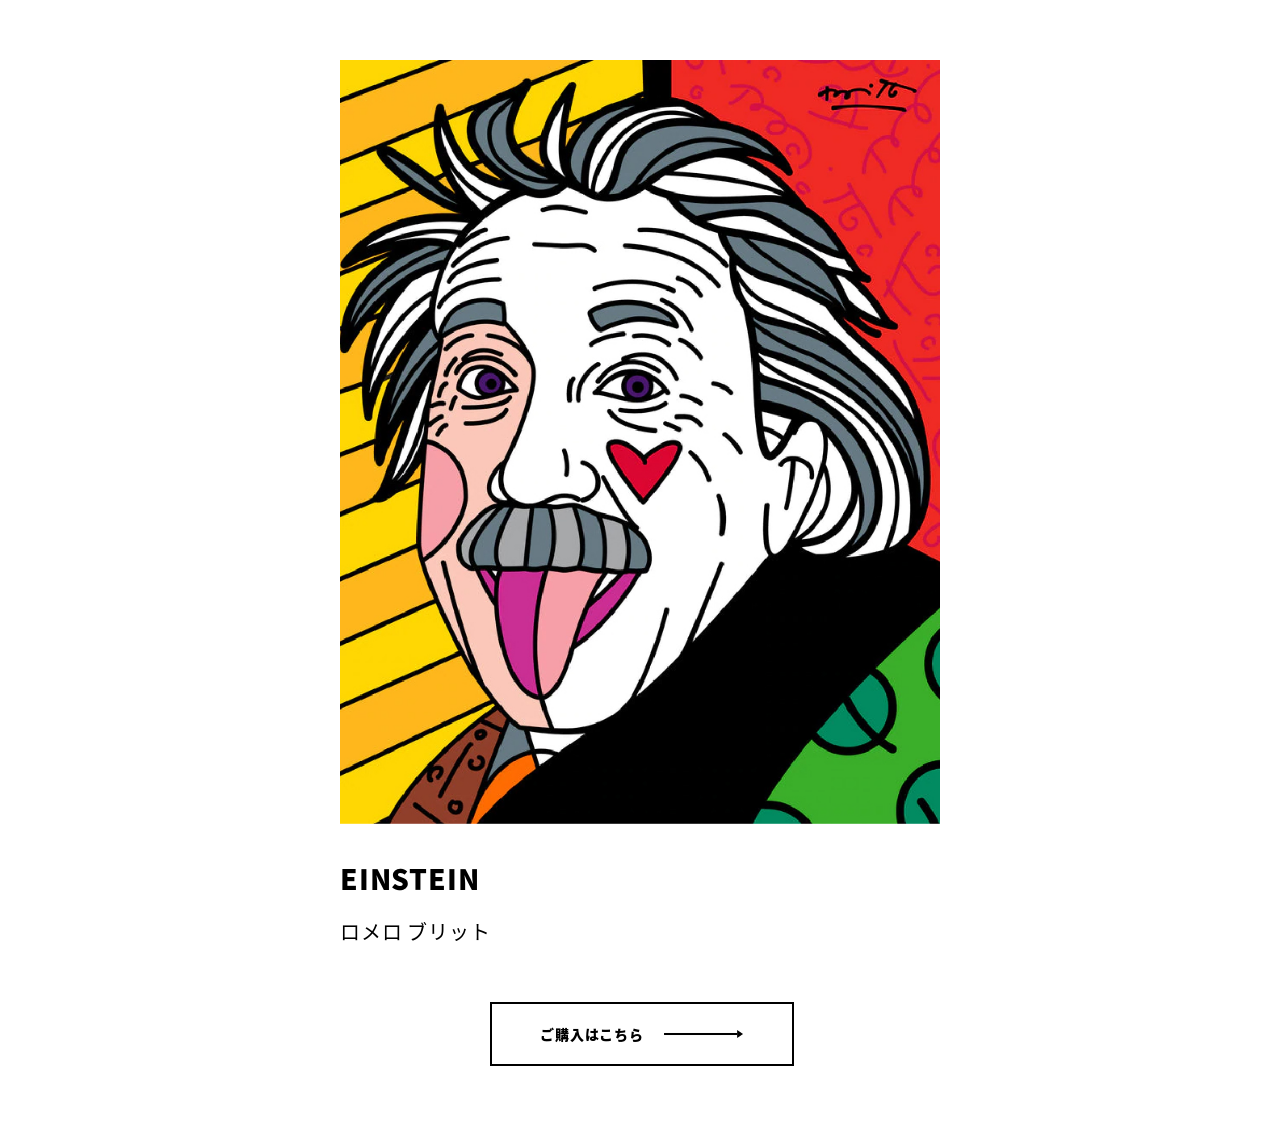
<file: 106.html>
<!DOCTYPE html><html lang="ja" dir="ltr"><head>
  <meta charset="UTF-8">
  <meta http-equiv="X-UA-Compatible" content="IE=edge">
	
  <script type="text/javascript">
    if ( navigator.userAgent.indexOf('iPhone') > 0 || navigator.userAgent.indexOf('iPod') > 0 || (navigator.userAgent.indexOf('Android') > 0 && navigator.userAgent.indexOf('Mobile') > 0) ) {
        //iPhone、iPod、Androidモバイル端末の設定
        document.write('<meta name="viewport" content="width=device-width, initial-scale=1.0">');
    }else{
        //それ以外の端末（PC、iPadなど）の設定
        document.write('');
    }
  </script>
  <meta name="format-detection" content="telephone=no">
  <meta name="keywords" content="アート,ロメロ ブリット">
  <meta name="description" content="アートのチカラで世界に希望を！当社のアーティスト" ロメロ="" ブリット"をはじめとした、“愛や希望、思いやりと楽天主義”="" に溢れる作品に接していただき、日本からアートを通じ、“愛と勇気と希望”を多くの皆様に伝えてまいります。"="">
  <meta name="format-detection" content="telephone=no">
  <meta name="author" content="HOPE BEAR Inc.">
  <!-- OGP -->
  <meta name="twitter:card" content="summary_large_image">
  <meta name="twitter:site" content="https://hopebearinc.com/">
  <meta name="twitter:image" content="https://hopebearinc.com/wp-content/themes/eTheme/ogp.png">
  <meta property="og:site_name" content="HOPE BEAR Inc.">
  <meta property="og:title" content="HOPE BEAR Inc.">
  <meta property="og:description" content="アートのチカラで世界に希望を！当社のアーティスト" ロメロ="" ブリット"をはじめとした、“愛や希望、思いやりと楽天主義”="" に溢れる作品に接していただき、日本からアートを通じ、“愛と勇気と希望”を多くの皆様に伝えてまいります。"="">
  <meta property="og:type" content="website">
  <meta property="og:url" content="https://hopebearinc.com/">
  <meta property="og:image" content="images/ogp.png">
  <!-- /OGP -->
  <link rel="canonical" href="https://hopebearinc.com/">
  <link rel="icon" type="image/x-icon" href="images/favicon.ico">
  <link rel="apple-touch-icon" sizes="180x180" href="https://hopebearinc.com/wp-content/themes/eTheme/apple-touch-icon.png">
  <link rel="stylesheet" type="text/css" href="css/fonts_1.css">
  <link rel="stylesheet" type="text/css" href="css/reset_1.css">
  <link rel="stylesheet" type="text/css" href="css/common_1.css">
  <link rel="stylesheet" type="text/css" href="css/pc_1.css">
  <link rel="stylesheet" type="text/css" href="css/common_sp_1.css">
  <link rel="stylesheet" type="text/css" href="css/sp_1.css">
  <link rel="stylesheet" type="text/css" href="css/swiper-bundle.min_1.css">
  <script src="js/jquery-1.12.4.min.js" type="text/javascript"></script>
  <script src="js/common.js" type="text/javascript"></script>
  	<style>img:is([sizes="auto" i], [sizes^="auto," i]) { contain-intrinsic-size: 3000px 1500px }</style>
	
		<!-- All in One SEO 4.8.1.1 - aioseo.com -->
		<title>EINSTEIN ｜ ホープベアー株式会社（Hope Bear Inc.）</title>
	<meta name="robots" content="max-image-preview:large">
	<link rel="canonical" href="https://hopebearinc.com/works/106/">
	<meta name="generator" content="All in One SEO (AIOSEO) 4.8.1.1">
		<meta property="og:locale" content="ja_JP">
		<meta property="og:site_name" content="ホープベアー株式会社（Hope Bear Inc.） ｜">
		<meta property="og:type" content="article">
		<meta property="og:title" content="EINSTEIN ｜ ホープベアー株式会社（Hope Bear Inc.）">
		<meta property="og:url" content="https://hopebearinc.com/works/106/">
		<meta property="article:published_time" content="2022-06-03T00:47:57+00:00">
		<meta property="article:modified_time" content="2022-06-07T13:46:55+00:00">
		<meta name="twitter:card" content="summary">
		<meta name="twitter:title" content="EINSTEIN ｜ ホープベアー株式会社（Hope Bear Inc.）">
		<script type="application/ld+json" class="aioseo-schema">
			{"@context":"https:\/\/schema.org","@graph":[{"@type":"BreadcrumbList","@id":"https:\/\/hopebearinc.com\/works\/106\/#breadcrumblist","itemListElement":[{"@type":"ListItem","@id":"https:\/\/hopebearinc.com\/#listItem","position":1,"name":"\u5bb6","item":"https:\/\/hopebearinc.com\/","nextItem":{"@type":"ListItem","@id":"https:\/\/hopebearinc.com\/works\/106\/#listItem","name":"EINSTEIN"}},{"@type":"ListItem","@id":"https:\/\/hopebearinc.com\/works\/106\/#listItem","position":2,"name":"EINSTEIN","previousItem":{"@type":"ListItem","@id":"https:\/\/hopebearinc.com\/#listItem","name":"\u5bb6"}}]},{"@type":"Organization","@id":"https:\/\/hopebearinc.com\/#organization","name":"\u30db\u30fc\u30d7\u30d9\u30a2\u30fc\u682a\u5f0f\u4f1a\u793e\uff08Hope Bear Inc.\uff09","url":"https:\/\/hopebearinc.com\/"},{"@type":"WebPage","@id":"https:\/\/hopebearinc.com\/works\/106\/#webpage","url":"https:\/\/hopebearinc.com\/works\/106\/","name":"EINSTEIN \uff5c \u30db\u30fc\u30d7\u30d9\u30a2\u30fc\u682a\u5f0f\u4f1a\u793e\uff08Hope Bear Inc.\uff09","inLanguage":"ja","isPartOf":{"@id":"https:\/\/hopebearinc.com\/#website"},"breadcrumb":{"@id":"https:\/\/hopebearinc.com\/works\/106\/#breadcrumblist"},"datePublished":"2022-06-03T09:47:57+09:00","dateModified":"2022-06-07T22:46:55+09:00"},{"@type":"WebSite","@id":"https:\/\/hopebearinc.com\/#website","url":"https:\/\/hopebearinc.com\/","name":"\u30db\u30fc\u30d7\u30d9\u30a2\u30fc\u682a\u5f0f\u4f1a\u793e\uff08Hope Bear Inc.\uff09","inLanguage":"ja","publisher":{"@id":"https:\/\/hopebearinc.com\/#organization"}}]}
		</script>
		<!-- All in One SEO -->

<link rel="dns-prefetch" href="//www.googletagmanager.com">
<script type="text/javascript">
/* <![CDATA[ */
window._wpemojiSettings = {"baseUrl":"https:\/\/s.w.org\/images\/core\/emoji\/15.1.0\/72x72\/","ext":".png","svgUrl":"https:\/\/s.w.org\/images\/core\/emoji\/15.1.0\/svg\/","svgExt":".svg","source":{"concatemoji":"https:\/\/hopebearinc.com\/wp-includes\/js\/wp-emoji-release.min.js?ver=6.8.1"}};
/*! This file is auto-generated */
!function(i,n){var o,s,e;function c(e){try{var t={supportTests:e,timestamp:(new Date).valueOf()};sessionStorage.setItem(o,JSON.stringify(t))}catch(e){}}function p(e,t,n){e.clearRect(0,0,e.canvas.width,e.canvas.height),e.fillText(t,0,0);var t=new Uint32Array(e.getImageData(0,0,e.canvas.width,e.canvas.height).data),r=(e.clearRect(0,0,e.canvas.width,e.canvas.height),e.fillText(n,0,0),new Uint32Array(e.getImageData(0,0,e.canvas.width,e.canvas.height).data));return t.every(function(e,t){return e===r[t]})}function u(e,t,n){switch(t){case"flag":return n(e,"\ud83c\udff3\ufe0f\u200d\u26a7\ufe0f","\ud83c\udff3\ufe0f\u200b\u26a7\ufe0f")?!1:!n(e,"\ud83c\uddfa\ud83c\uddf3","\ud83c\uddfa\u200b\ud83c\uddf3")&&!n(e,"\ud83c\udff4\udb40\udc67\udb40\udc62\udb40\udc65\udb40\udc6e\udb40\udc67\udb40\udc7f","\ud83c\udff4\u200b\udb40\udc67\u200b\udb40\udc62\u200b\udb40\udc65\u200b\udb40\udc6e\u200b\udb40\udc67\u200b\udb40\udc7f");case"emoji":return!n(e,"\ud83d\udc26\u200d\ud83d\udd25","\ud83d\udc26\u200b\ud83d\udd25")}return!1}function f(e,t,n){var r="undefined"!=typeof WorkerGlobalScope&&self instanceof WorkerGlobalScope?new OffscreenCanvas(300,150):i.createElement("canvas"),a=r.getContext("2d",{willReadFrequently:!0}),o=(a.textBaseline="top",a.font="600 32px Arial",{});return e.forEach(function(e){o[e]=t(a,e,n)}),o}function t(e){var t=i.createElement("script");t.src=e,t.defer=!0,i.head.appendChild(t)}"undefined"!=typeof Promise&&(o="wpEmojiSettingsSupports",s=["flag","emoji"],n.supports={everything:!0,everythingExceptFlag:!0},e=new Promise(function(e){i.addEventListener("DOMContentLoaded",e,{once:!0})}),new Promise(function(t){var n=function(){try{var e=JSON.parse(sessionStorage.getItem(o));if("object"==typeof e&&"number"==typeof e.timestamp&&(new Date).valueOf()<e.timestamp+604800&&"object"==typeof e.supportTests)return e.supportTests}catch(e){}return null}();if(!n){if("undefined"!=typeof Worker&&"undefined"!=typeof OffscreenCanvas&&"undefined"!=typeof URL&&URL.createObjectURL&&"undefined"!=typeof Blob)try{var e="postMessage("+f.toString()+"("+[JSON.stringify(s),u.toString(),p.toString()].join(",")+"));",r=new Blob([e],{type:"text/javascript"}),a=new Worker(URL.createObjectURL(r),{name:"wpTestEmojiSupports"});return void(a.onmessage=function(e){c(n=e.data),a.terminate(),t(n)})}catch(e){}c(n=f(s,u,p))}t(n)}).then(function(e){for(var t in e)n.supports[t]=e[t],n.supports.everything=n.supports.everything&&n.supports[t],"flag"!==t&&(n.supports.everythingExceptFlag=n.supports.everythingExceptFlag&&n.supports[t]);n.supports.everythingExceptFlag=n.supports.everythingExceptFlag&&!n.supports.flag,n.DOMReady=!1,n.readyCallback=function(){n.DOMReady=!0}}).then(function(){return e}).then(function(){var e;n.supports.everything||(n.readyCallback(),(e=n.source||{}).concatemoji?t(e.concatemoji):e.wpemoji&&e.twemoji&&(t(e.twemoji),t(e.wpemoji)))}))}((window,document),window._wpemojiSettings);
/* ]]> */
</script>
<style id="wp-emoji-styles-inline-css" type="text/css">

	img.wp-smiley, img.emoji {
		display: inline !important;
		border: none !important;
		box-shadow: none !important;
		height: 1em !important;
		width: 1em !important;
		margin: 0 0.07em !important;
		vertical-align: -0.1em !important;
		background: none !important;
		padding: 0 !important;
	}
</style>
<link rel="stylesheet" id="wp-block-library-css" href="css/style.min.css" type="text/css" media="all">
<style id="classic-theme-styles-inline-css" type="text/css">
/*! This file is auto-generated */
.wp-block-button__link{color:#fff;background-color:#32373c;border-radius:9999px;box-shadow:none;text-decoration:none;padding:calc(.667em + 2px) calc(1.333em + 2px);font-size:1.125em}.wp-block-file__button{background:#32373c;color:#fff;text-decoration:none}
</style>
<style id="global-styles-inline-css" type="text/css">
:root{--wp--preset--aspect-ratio--square: 1;--wp--preset--aspect-ratio--4-3: 4/3;--wp--preset--aspect-ratio--3-4: 3/4;--wp--preset--aspect-ratio--3-2: 3/2;--wp--preset--aspect-ratio--2-3: 2/3;--wp--preset--aspect-ratio--16-9: 16/9;--wp--preset--aspect-ratio--9-16: 9/16;--wp--preset--color--black: #000000;--wp--preset--color--cyan-bluish-gray: #abb8c3;--wp--preset--color--white: #ffffff;--wp--preset--color--pale-pink: #f78da7;--wp--preset--color--vivid-red: #cf2e2e;--wp--preset--color--luminous-vivid-orange: #ff6900;--wp--preset--color--luminous-vivid-amber: #fcb900;--wp--preset--color--light-green-cyan: #7bdcb5;--wp--preset--color--vivid-green-cyan: #00d084;--wp--preset--color--pale-cyan-blue: #8ed1fc;--wp--preset--color--vivid-cyan-blue: #0693e3;--wp--preset--color--vivid-purple: #9b51e0;--wp--preset--gradient--vivid-cyan-blue-to-vivid-purple: linear-gradient(135deg,rgba(6,147,227,1) 0%,rgb(155,81,224) 100%);--wp--preset--gradient--light-green-cyan-to-vivid-green-cyan: linear-gradient(135deg,rgb(122,220,180) 0%,rgb(0,208,130) 100%);--wp--preset--gradient--luminous-vivid-amber-to-luminous-vivid-orange: linear-gradient(135deg,rgba(252,185,0,1) 0%,rgba(255,105,0,1) 100%);--wp--preset--gradient--luminous-vivid-orange-to-vivid-red: linear-gradient(135deg,rgba(255,105,0,1) 0%,rgb(207,46,46) 100%);--wp--preset--gradient--very-light-gray-to-cyan-bluish-gray: linear-gradient(135deg,rgb(238,238,238) 0%,rgb(169,184,195) 100%);--wp--preset--gradient--cool-to-warm-spectrum: linear-gradient(135deg,rgb(74,234,220) 0%,rgb(151,120,209) 20%,rgb(207,42,186) 40%,rgb(238,44,130) 60%,rgb(251,105,98) 80%,rgb(254,248,76) 100%);--wp--preset--gradient--blush-light-purple: linear-gradient(135deg,rgb(255,206,236) 0%,rgb(152,150,240) 100%);--wp--preset--gradient--blush-bordeaux: linear-gradient(135deg,rgb(254,205,165) 0%,rgb(254,45,45) 50%,rgb(107,0,62) 100%);--wp--preset--gradient--luminous-dusk: linear-gradient(135deg,rgb(255,203,112) 0%,rgb(199,81,192) 50%,rgb(65,88,208) 100%);--wp--preset--gradient--pale-ocean: linear-gradient(135deg,rgb(255,245,203) 0%,rgb(182,227,212) 50%,rgb(51,167,181) 100%);--wp--preset--gradient--electric-grass: linear-gradient(135deg,rgb(202,248,128) 0%,rgb(113,206,126) 100%);--wp--preset--gradient--midnight: linear-gradient(135deg,rgb(2,3,129) 0%,rgb(40,116,252) 100%);--wp--preset--font-size--small: 13px;--wp--preset--font-size--medium: 20px;--wp--preset--font-size--large: 36px;--wp--preset--font-size--x-large: 42px;--wp--preset--spacing--20: 0.44rem;--wp--preset--spacing--30: 0.67rem;--wp--preset--spacing--40: 1rem;--wp--preset--spacing--50: 1.5rem;--wp--preset--spacing--60: 2.25rem;--wp--preset--spacing--70: 3.38rem;--wp--preset--spacing--80: 5.06rem;--wp--preset--shadow--natural: 6px 6px 9px rgba(0, 0, 0, 0.2);--wp--preset--shadow--deep: 12px 12px 50px rgba(0, 0, 0, 0.4);--wp--preset--shadow--sharp: 6px 6px 0px rgba(0, 0, 0, 0.2);--wp--preset--shadow--outlined: 6px 6px 0px -3px rgba(255, 255, 255, 1), 6px 6px rgba(0, 0, 0, 1);--wp--preset--shadow--crisp: 6px 6px 0px rgba(0, 0, 0, 1);}:where(.is-layout-flex){gap: 0.5em;}:where(.is-layout-grid){gap: 0.5em;}body .is-layout-flex{display: flex;}.is-layout-flex{flex-wrap: wrap;align-items: center;}.is-layout-flex > :is(*, div){margin: 0;}body .is-layout-grid{display: grid;}.is-layout-grid > :is(*, div){margin: 0;}:where(.wp-block-columns.is-layout-flex){gap: 2em;}:where(.wp-block-columns.is-layout-grid){gap: 2em;}:where(.wp-block-post-template.is-layout-flex){gap: 1.25em;}:where(.wp-block-post-template.is-layout-grid){gap: 1.25em;}.has-black-color{color: var(--wp--preset--color--black) !important;}.has-cyan-bluish-gray-color{color: var(--wp--preset--color--cyan-bluish-gray) !important;}.has-white-color{color: var(--wp--preset--color--white) !important;}.has-pale-pink-color{color: var(--wp--preset--color--pale-pink) !important;}.has-vivid-red-color{color: var(--wp--preset--color--vivid-red) !important;}.has-luminous-vivid-orange-color{color: var(--wp--preset--color--luminous-vivid-orange) !important;}.has-luminous-vivid-amber-color{color: var(--wp--preset--color--luminous-vivid-amber) !important;}.has-light-green-cyan-color{color: var(--wp--preset--color--light-green-cyan) !important;}.has-vivid-green-cyan-color{color: var(--wp--preset--color--vivid-green-cyan) !important;}.has-pale-cyan-blue-color{color: var(--wp--preset--color--pale-cyan-blue) !important;}.has-vivid-cyan-blue-color{color: var(--wp--preset--color--vivid-cyan-blue) !important;}.has-vivid-purple-color{color: var(--wp--preset--color--vivid-purple) !important;}.has-black-background-color{background-color: var(--wp--preset--color--black) !important;}.has-cyan-bluish-gray-background-color{background-color: var(--wp--preset--color--cyan-bluish-gray) !important;}.has-white-background-color{background-color: var(--wp--preset--color--white) !important;}.has-pale-pink-background-color{background-color: var(--wp--preset--color--pale-pink) !important;}.has-vivid-red-background-color{background-color: var(--wp--preset--color--vivid-red) !important;}.has-luminous-vivid-orange-background-color{background-color: var(--wp--preset--color--luminous-vivid-orange) !important;}.has-luminous-vivid-amber-background-color{background-color: var(--wp--preset--color--luminous-vivid-amber) !important;}.has-light-green-cyan-background-color{background-color: var(--wp--preset--color--light-green-cyan) !important;}.has-vivid-green-cyan-background-color{background-color: var(--wp--preset--color--vivid-green-cyan) !important;}.has-pale-cyan-blue-background-color{background-color: var(--wp--preset--color--pale-cyan-blue) !important;}.has-vivid-cyan-blue-background-color{background-color: var(--wp--preset--color--vivid-cyan-blue) !important;}.has-vivid-purple-background-color{background-color: var(--wp--preset--color--vivid-purple) !important;}.has-black-border-color{border-color: var(--wp--preset--color--black) !important;}.has-cyan-bluish-gray-border-color{border-color: var(--wp--preset--color--cyan-bluish-gray) !important;}.has-white-border-color{border-color: var(--wp--preset--color--white) !important;}.has-pale-pink-border-color{border-color: var(--wp--preset--color--pale-pink) !important;}.has-vivid-red-border-color{border-color: var(--wp--preset--color--vivid-red) !important;}.has-luminous-vivid-orange-border-color{border-color: var(--wp--preset--color--luminous-vivid-orange) !important;}.has-luminous-vivid-amber-border-color{border-color: var(--wp--preset--color--luminous-vivid-amber) !important;}.has-light-green-cyan-border-color{border-color: var(--wp--preset--color--light-green-cyan) !important;}.has-vivid-green-cyan-border-color{border-color: var(--wp--preset--color--vivid-green-cyan) !important;}.has-pale-cyan-blue-border-color{border-color: var(--wp--preset--color--pale-cyan-blue) !important;}.has-vivid-cyan-blue-border-color{border-color: var(--wp--preset--color--vivid-cyan-blue) !important;}.has-vivid-purple-border-color{border-color: var(--wp--preset--color--vivid-purple) !important;}.has-vivid-cyan-blue-to-vivid-purple-gradient-background{background: var(--wp--preset--gradient--vivid-cyan-blue-to-vivid-purple) !important;}.has-light-green-cyan-to-vivid-green-cyan-gradient-background{background: var(--wp--preset--gradient--light-green-cyan-to-vivid-green-cyan) !important;}.has-luminous-vivid-amber-to-luminous-vivid-orange-gradient-background{background: var(--wp--preset--gradient--luminous-vivid-amber-to-luminous-vivid-orange) !important;}.has-luminous-vivid-orange-to-vivid-red-gradient-background{background: var(--wp--preset--gradient--luminous-vivid-orange-to-vivid-red) !important;}.has-very-light-gray-to-cyan-bluish-gray-gradient-background{background: var(--wp--preset--gradient--very-light-gray-to-cyan-bluish-gray) !important;}.has-cool-to-warm-spectrum-gradient-background{background: var(--wp--preset--gradient--cool-to-warm-spectrum) !important;}.has-blush-light-purple-gradient-background{background: var(--wp--preset--gradient--blush-light-purple) !important;}.has-blush-bordeaux-gradient-background{background: var(--wp--preset--gradient--blush-bordeaux) !important;}.has-luminous-dusk-gradient-background{background: var(--wp--preset--gradient--luminous-dusk) !important;}.has-pale-ocean-gradient-background{background: var(--wp--preset--gradient--pale-ocean) !important;}.has-electric-grass-gradient-background{background: var(--wp--preset--gradient--electric-grass) !important;}.has-midnight-gradient-background{background: var(--wp--preset--gradient--midnight) !important;}.has-small-font-size{font-size: var(--wp--preset--font-size--small) !important;}.has-medium-font-size{font-size: var(--wp--preset--font-size--medium) !important;}.has-large-font-size{font-size: var(--wp--preset--font-size--large) !important;}.has-x-large-font-size{font-size: var(--wp--preset--font-size--x-large) !important;}
:where(.wp-block-post-template.is-layout-flex){gap: 1.25em;}:where(.wp-block-post-template.is-layout-grid){gap: 1.25em;}
:where(.wp-block-columns.is-layout-flex){gap: 2em;}:where(.wp-block-columns.is-layout-grid){gap: 2em;}
:root :where(.wp-block-pullquote){font-size: 1.5em;line-height: 1.6;}
</style>
<link rel="https://api.w.org/" href="https://hopebearinc.com/wp-json/"><link rel="EditURI" type="application/rsd+xml" title="RSD" href="https://hopebearinc.com/xmlrpc.php?rsd">
<meta name="generator" content="WordPress 6.8.1">
<link rel="shortlink" href="https://hopebearinc.com/?p=106">
<link rel="alternate" title="oEmbed (JSON)" type="application/json+oembed" href="https://hopebearinc.com/wp-json/oembed/1.0/embed?url=https%3A%2F%2Fhopebearinc.com%2Fworks%2F106%2F">
<link rel="alternate" title="oEmbed (XML)" type="text/xml+oembed" href="https://hopebearinc.com/wp-json/oembed/1.0/embed?url=https%3A%2F%2Fhopebearinc.com%2Fworks%2F106%2F&format=xml">
<meta name="generator" content="Site Kit by Google 1.151.0"></head>

<body>
<main id="works_detail">
  <article>
    <figure>
      <img loading="lazy" src="images/EINSTEIN.jpg" alt="EINSTEIN">
    </figure>
    <figcaption>
      <h1>EINSTEIN</h1>
      <p class="name">ロメロ ブリット</p>
										    </figcaption>
    <p class="btn"><a href="https://hopebear.shop/products/einstein" target="_blank" class="alpha"><span>ご購入はこちら</span><img loading="lazy" src="images/arrow.svg" alt="→"></a></p>
  </article>
	
</main>



</body></html>
</file>
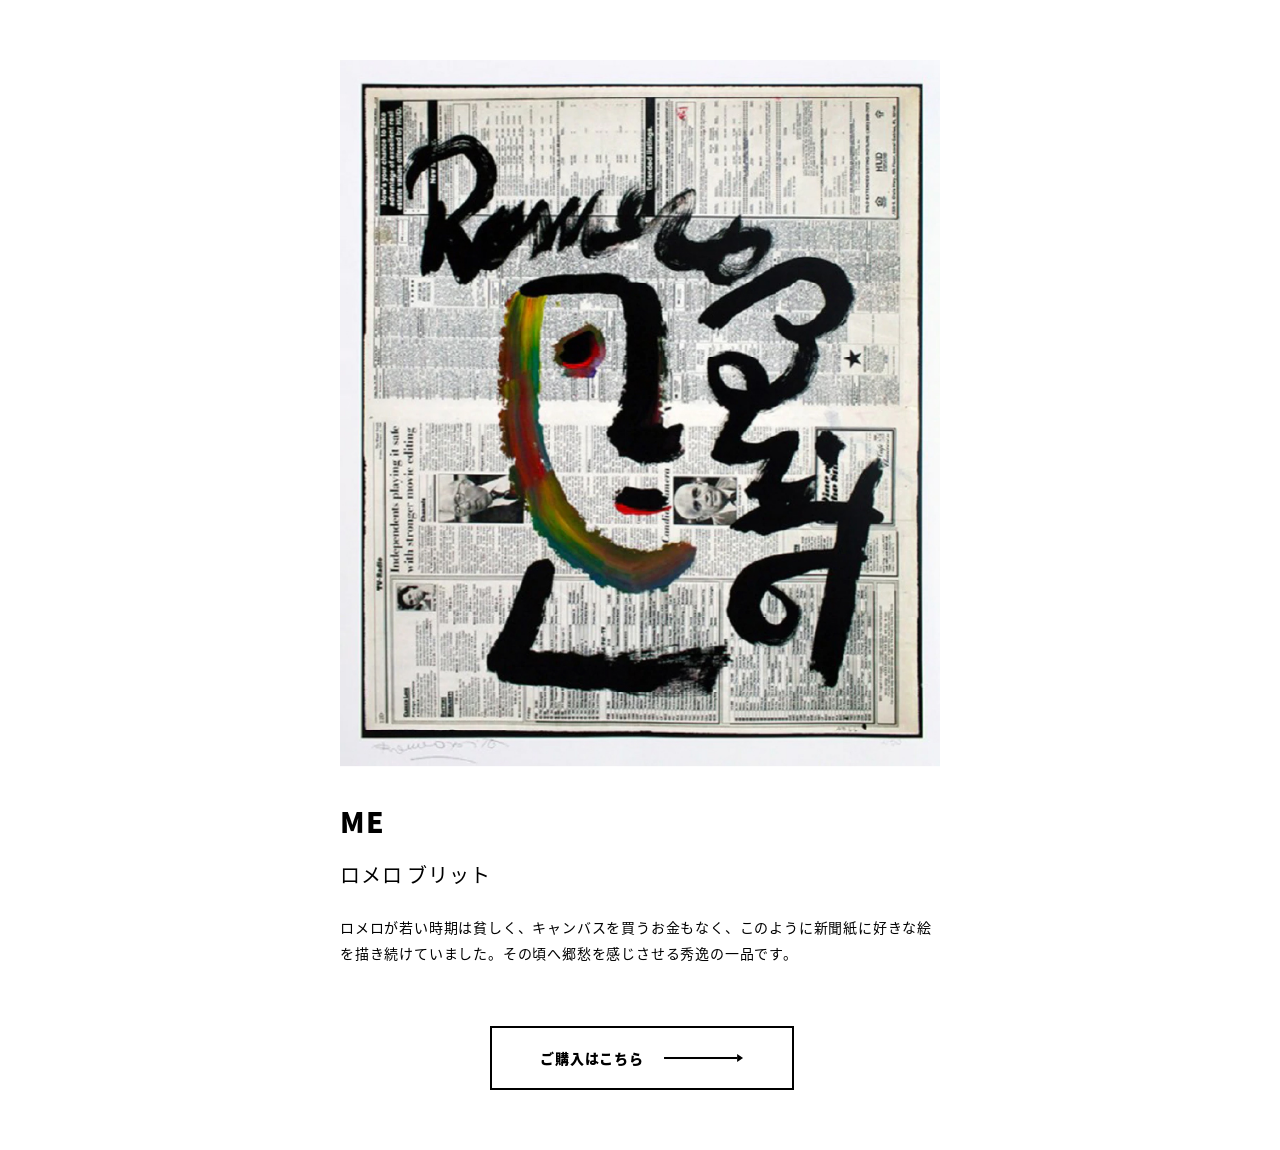
<file: 107.html>
<!DOCTYPE html><html lang="ja" dir="ltr"><head>
  <meta charset="UTF-8">
  <meta http-equiv="X-UA-Compatible" content="IE=edge">
	
  <script type="text/javascript">
    if ( navigator.userAgent.indexOf('iPhone') > 0 || navigator.userAgent.indexOf('iPod') > 0 || (navigator.userAgent.indexOf('Android') > 0 && navigator.userAgent.indexOf('Mobile') > 0) ) {
        //iPhone、iPod、Androidモバイル端末の設定
        document.write('<meta name="viewport" content="width=device-width, initial-scale=1.0">');
    }else{
        //それ以外の端末（PC、iPadなど）の設定
        document.write('');
    }
  </script>
  <meta name="format-detection" content="telephone=no">
  <meta name="keywords" content="アート,ロメロ ブリット">
  <meta name="description" content="アートのチカラで世界に希望を！当社のアーティスト" ロメロ="" ブリット"をはじめとした、“愛や希望、思いやりと楽天主義”="" に溢れる作品に接していただき、日本からアートを通じ、“愛と勇気と希望”を多くの皆様に伝えてまいります。"="">
  <meta name="format-detection" content="telephone=no">
  <meta name="author" content="HOPE BEAR Inc.">
  <!-- OGP -->
  <meta name="twitter:card" content="summary_large_image">
  <meta name="twitter:site" content="https://hopebearinc.com/">
  <meta name="twitter:image" content="https://hopebearinc.com/wp-content/themes/eTheme/ogp.png">
  <meta property="og:site_name" content="HOPE BEAR Inc.">
  <meta property="og:title" content="HOPE BEAR Inc.">
  <meta property="og:description" content="アートのチカラで世界に希望を！当社のアーティスト" ロメロ="" ブリット"をはじめとした、“愛や希望、思いやりと楽天主義”="" に溢れる作品に接していただき、日本からアートを通じ、“愛と勇気と希望”を多くの皆様に伝えてまいります。"="">
  <meta property="og:type" content="website">
  <meta property="og:url" content="https://hopebearinc.com/">
  <meta property="og:image" content="images/ogp.png">
  <!-- /OGP -->
  <link rel="canonical" href="https://hopebearinc.com/">
  <link rel="icon" type="image/x-icon" href="images/favicon.ico">
  <link rel="apple-touch-icon" sizes="180x180" href="https://hopebearinc.com/wp-content/themes/eTheme/apple-touch-icon.png">
  <link rel="stylesheet" type="text/css" href="css/fonts_1.css">
  <link rel="stylesheet" type="text/css" href="css/reset_1.css">
  <link rel="stylesheet" type="text/css" href="css/common_1.css">
  <link rel="stylesheet" type="text/css" href="css/pc_1.css">
  <link rel="stylesheet" type="text/css" href="css/common_sp_1.css">
  <link rel="stylesheet" type="text/css" href="css/sp_1.css">
  <link rel="stylesheet" type="text/css" href="css/swiper-bundle.min_1.css">
  <script src="js/jquery-1.12.4.min.js" type="text/javascript"></script>
  <script src="js/common.js" type="text/javascript"></script>
  	<style>img:is([sizes="auto" i], [sizes^="auto," i]) { contain-intrinsic-size: 3000px 1500px }</style>
	
		<!-- All in One SEO 4.8.1.1 - aioseo.com -->
		<title>ME ｜ ホープベアー株式会社（Hope Bear Inc.）</title>
	<meta name="robots" content="max-image-preview:large">
	<link rel="canonical" href="https://hopebearinc.com/works/107/">
	<meta name="generator" content="All in One SEO (AIOSEO) 4.8.1.1">
		<meta property="og:locale" content="ja_JP">
		<meta property="og:site_name" content="ホープベアー株式会社（Hope Bear Inc.） ｜">
		<meta property="og:type" content="article">
		<meta property="og:title" content="ME ｜ ホープベアー株式会社（Hope Bear Inc.）">
		<meta property="og:url" content="https://hopebearinc.com/works/107/">
		<meta property="article:published_time" content="2022-06-03T00:48:22+00:00">
		<meta property="article:modified_time" content="2022-06-07T13:46:51+00:00">
		<meta name="twitter:card" content="summary">
		<meta name="twitter:title" content="ME ｜ ホープベアー株式会社（Hope Bear Inc.）">
		<script type="application/ld+json" class="aioseo-schema">
			{"@context":"https:\/\/schema.org","@graph":[{"@type":"BreadcrumbList","@id":"https:\/\/hopebearinc.com\/works\/107\/#breadcrumblist","itemListElement":[{"@type":"ListItem","@id":"https:\/\/hopebearinc.com\/#listItem","position":1,"name":"\u5bb6","item":"https:\/\/hopebearinc.com\/","nextItem":{"@type":"ListItem","@id":"https:\/\/hopebearinc.com\/works\/107\/#listItem","name":"ME"}},{"@type":"ListItem","@id":"https:\/\/hopebearinc.com\/works\/107\/#listItem","position":2,"name":"ME","previousItem":{"@type":"ListItem","@id":"https:\/\/hopebearinc.com\/#listItem","name":"\u5bb6"}}]},{"@type":"Organization","@id":"https:\/\/hopebearinc.com\/#organization","name":"\u30db\u30fc\u30d7\u30d9\u30a2\u30fc\u682a\u5f0f\u4f1a\u793e\uff08Hope Bear Inc.\uff09","url":"https:\/\/hopebearinc.com\/"},{"@type":"WebPage","@id":"https:\/\/hopebearinc.com\/works\/107\/#webpage","url":"https:\/\/hopebearinc.com\/works\/107\/","name":"ME \uff5c \u30db\u30fc\u30d7\u30d9\u30a2\u30fc\u682a\u5f0f\u4f1a\u793e\uff08Hope Bear Inc.\uff09","inLanguage":"ja","isPartOf":{"@id":"https:\/\/hopebearinc.com\/#website"},"breadcrumb":{"@id":"https:\/\/hopebearinc.com\/works\/107\/#breadcrumblist"},"datePublished":"2022-06-03T09:48:22+09:00","dateModified":"2022-06-07T22:46:51+09:00"},{"@type":"WebSite","@id":"https:\/\/hopebearinc.com\/#website","url":"https:\/\/hopebearinc.com\/","name":"\u30db\u30fc\u30d7\u30d9\u30a2\u30fc\u682a\u5f0f\u4f1a\u793e\uff08Hope Bear Inc.\uff09","inLanguage":"ja","publisher":{"@id":"https:\/\/hopebearinc.com\/#organization"}}]}
		</script>
		<!-- All in One SEO -->

<link rel="dns-prefetch" href="//www.googletagmanager.com">
<script type="text/javascript">
/* <![CDATA[ */
window._wpemojiSettings = {"baseUrl":"https:\/\/s.w.org\/images\/core\/emoji\/15.1.0\/72x72\/","ext":".png","svgUrl":"https:\/\/s.w.org\/images\/core\/emoji\/15.1.0\/svg\/","svgExt":".svg","source":{"concatemoji":"https:\/\/hopebearinc.com\/wp-includes\/js\/wp-emoji-release.min.js?ver=6.8.1"}};
/*! This file is auto-generated */
!function(i,n){var o,s,e;function c(e){try{var t={supportTests:e,timestamp:(new Date).valueOf()};sessionStorage.setItem(o,JSON.stringify(t))}catch(e){}}function p(e,t,n){e.clearRect(0,0,e.canvas.width,e.canvas.height),e.fillText(t,0,0);var t=new Uint32Array(e.getImageData(0,0,e.canvas.width,e.canvas.height).data),r=(e.clearRect(0,0,e.canvas.width,e.canvas.height),e.fillText(n,0,0),new Uint32Array(e.getImageData(0,0,e.canvas.width,e.canvas.height).data));return t.every(function(e,t){return e===r[t]})}function u(e,t,n){switch(t){case"flag":return n(e,"\ud83c\udff3\ufe0f\u200d\u26a7\ufe0f","\ud83c\udff3\ufe0f\u200b\u26a7\ufe0f")?!1:!n(e,"\ud83c\uddfa\ud83c\uddf3","\ud83c\uddfa\u200b\ud83c\uddf3")&&!n(e,"\ud83c\udff4\udb40\udc67\udb40\udc62\udb40\udc65\udb40\udc6e\udb40\udc67\udb40\udc7f","\ud83c\udff4\u200b\udb40\udc67\u200b\udb40\udc62\u200b\udb40\udc65\u200b\udb40\udc6e\u200b\udb40\udc67\u200b\udb40\udc7f");case"emoji":return!n(e,"\ud83d\udc26\u200d\ud83d\udd25","\ud83d\udc26\u200b\ud83d\udd25")}return!1}function f(e,t,n){var r="undefined"!=typeof WorkerGlobalScope&&self instanceof WorkerGlobalScope?new OffscreenCanvas(300,150):i.createElement("canvas"),a=r.getContext("2d",{willReadFrequently:!0}),o=(a.textBaseline="top",a.font="600 32px Arial",{});return e.forEach(function(e){o[e]=t(a,e,n)}),o}function t(e){var t=i.createElement("script");t.src=e,t.defer=!0,i.head.appendChild(t)}"undefined"!=typeof Promise&&(o="wpEmojiSettingsSupports",s=["flag","emoji"],n.supports={everything:!0,everythingExceptFlag:!0},e=new Promise(function(e){i.addEventListener("DOMContentLoaded",e,{once:!0})}),new Promise(function(t){var n=function(){try{var e=JSON.parse(sessionStorage.getItem(o));if("object"==typeof e&&"number"==typeof e.timestamp&&(new Date).valueOf()<e.timestamp+604800&&"object"==typeof e.supportTests)return e.supportTests}catch(e){}return null}();if(!n){if("undefined"!=typeof Worker&&"undefined"!=typeof OffscreenCanvas&&"undefined"!=typeof URL&&URL.createObjectURL&&"undefined"!=typeof Blob)try{var e="postMessage("+f.toString()+"("+[JSON.stringify(s),u.toString(),p.toString()].join(",")+"));",r=new Blob([e],{type:"text/javascript"}),a=new Worker(URL.createObjectURL(r),{name:"wpTestEmojiSupports"});return void(a.onmessage=function(e){c(n=e.data),a.terminate(),t(n)})}catch(e){}c(n=f(s,u,p))}t(n)}).then(function(e){for(var t in e)n.supports[t]=e[t],n.supports.everything=n.supports.everything&&n.supports[t],"flag"!==t&&(n.supports.everythingExceptFlag=n.supports.everythingExceptFlag&&n.supports[t]);n.supports.everythingExceptFlag=n.supports.everythingExceptFlag&&!n.supports.flag,n.DOMReady=!1,n.readyCallback=function(){n.DOMReady=!0}}).then(function(){return e}).then(function(){var e;n.supports.everything||(n.readyCallback(),(e=n.source||{}).concatemoji?t(e.concatemoji):e.wpemoji&&e.twemoji&&(t(e.twemoji),t(e.wpemoji)))}))}((window,document),window._wpemojiSettings);
/* ]]> */
</script>
<style id="wp-emoji-styles-inline-css" type="text/css">

	img.wp-smiley, img.emoji {
		display: inline !important;
		border: none !important;
		box-shadow: none !important;
		height: 1em !important;
		width: 1em !important;
		margin: 0 0.07em !important;
		vertical-align: -0.1em !important;
		background: none !important;
		padding: 0 !important;
	}
</style>
<link rel="stylesheet" id="wp-block-library-css" href="css/style.min.css" type="text/css" media="all">
<style id="classic-theme-styles-inline-css" type="text/css">
/*! This file is auto-generated */
.wp-block-button__link{color:#fff;background-color:#32373c;border-radius:9999px;box-shadow:none;text-decoration:none;padding:calc(.667em + 2px) calc(1.333em + 2px);font-size:1.125em}.wp-block-file__button{background:#32373c;color:#fff;text-decoration:none}
</style>
<style id="global-styles-inline-css" type="text/css">
:root{--wp--preset--aspect-ratio--square: 1;--wp--preset--aspect-ratio--4-3: 4/3;--wp--preset--aspect-ratio--3-4: 3/4;--wp--preset--aspect-ratio--3-2: 3/2;--wp--preset--aspect-ratio--2-3: 2/3;--wp--preset--aspect-ratio--16-9: 16/9;--wp--preset--aspect-ratio--9-16: 9/16;--wp--preset--color--black: #000000;--wp--preset--color--cyan-bluish-gray: #abb8c3;--wp--preset--color--white: #ffffff;--wp--preset--color--pale-pink: #f78da7;--wp--preset--color--vivid-red: #cf2e2e;--wp--preset--color--luminous-vivid-orange: #ff6900;--wp--preset--color--luminous-vivid-amber: #fcb900;--wp--preset--color--light-green-cyan: #7bdcb5;--wp--preset--color--vivid-green-cyan: #00d084;--wp--preset--color--pale-cyan-blue: #8ed1fc;--wp--preset--color--vivid-cyan-blue: #0693e3;--wp--preset--color--vivid-purple: #9b51e0;--wp--preset--gradient--vivid-cyan-blue-to-vivid-purple: linear-gradient(135deg,rgba(6,147,227,1) 0%,rgb(155,81,224) 100%);--wp--preset--gradient--light-green-cyan-to-vivid-green-cyan: linear-gradient(135deg,rgb(122,220,180) 0%,rgb(0,208,130) 100%);--wp--preset--gradient--luminous-vivid-amber-to-luminous-vivid-orange: linear-gradient(135deg,rgba(252,185,0,1) 0%,rgba(255,105,0,1) 100%);--wp--preset--gradient--luminous-vivid-orange-to-vivid-red: linear-gradient(135deg,rgba(255,105,0,1) 0%,rgb(207,46,46) 100%);--wp--preset--gradient--very-light-gray-to-cyan-bluish-gray: linear-gradient(135deg,rgb(238,238,238) 0%,rgb(169,184,195) 100%);--wp--preset--gradient--cool-to-warm-spectrum: linear-gradient(135deg,rgb(74,234,220) 0%,rgb(151,120,209) 20%,rgb(207,42,186) 40%,rgb(238,44,130) 60%,rgb(251,105,98) 80%,rgb(254,248,76) 100%);--wp--preset--gradient--blush-light-purple: linear-gradient(135deg,rgb(255,206,236) 0%,rgb(152,150,240) 100%);--wp--preset--gradient--blush-bordeaux: linear-gradient(135deg,rgb(254,205,165) 0%,rgb(254,45,45) 50%,rgb(107,0,62) 100%);--wp--preset--gradient--luminous-dusk: linear-gradient(135deg,rgb(255,203,112) 0%,rgb(199,81,192) 50%,rgb(65,88,208) 100%);--wp--preset--gradient--pale-ocean: linear-gradient(135deg,rgb(255,245,203) 0%,rgb(182,227,212) 50%,rgb(51,167,181) 100%);--wp--preset--gradient--electric-grass: linear-gradient(135deg,rgb(202,248,128) 0%,rgb(113,206,126) 100%);--wp--preset--gradient--midnight: linear-gradient(135deg,rgb(2,3,129) 0%,rgb(40,116,252) 100%);--wp--preset--font-size--small: 13px;--wp--preset--font-size--medium: 20px;--wp--preset--font-size--large: 36px;--wp--preset--font-size--x-large: 42px;--wp--preset--spacing--20: 0.44rem;--wp--preset--spacing--30: 0.67rem;--wp--preset--spacing--40: 1rem;--wp--preset--spacing--50: 1.5rem;--wp--preset--spacing--60: 2.25rem;--wp--preset--spacing--70: 3.38rem;--wp--preset--spacing--80: 5.06rem;--wp--preset--shadow--natural: 6px 6px 9px rgba(0, 0, 0, 0.2);--wp--preset--shadow--deep: 12px 12px 50px rgba(0, 0, 0, 0.4);--wp--preset--shadow--sharp: 6px 6px 0px rgba(0, 0, 0, 0.2);--wp--preset--shadow--outlined: 6px 6px 0px -3px rgba(255, 255, 255, 1), 6px 6px rgba(0, 0, 0, 1);--wp--preset--shadow--crisp: 6px 6px 0px rgba(0, 0, 0, 1);}:where(.is-layout-flex){gap: 0.5em;}:where(.is-layout-grid){gap: 0.5em;}body .is-layout-flex{display: flex;}.is-layout-flex{flex-wrap: wrap;align-items: center;}.is-layout-flex > :is(*, div){margin: 0;}body .is-layout-grid{display: grid;}.is-layout-grid > :is(*, div){margin: 0;}:where(.wp-block-columns.is-layout-flex){gap: 2em;}:where(.wp-block-columns.is-layout-grid){gap: 2em;}:where(.wp-block-post-template.is-layout-flex){gap: 1.25em;}:where(.wp-block-post-template.is-layout-grid){gap: 1.25em;}.has-black-color{color: var(--wp--preset--color--black) !important;}.has-cyan-bluish-gray-color{color: var(--wp--preset--color--cyan-bluish-gray) !important;}.has-white-color{color: var(--wp--preset--color--white) !important;}.has-pale-pink-color{color: var(--wp--preset--color--pale-pink) !important;}.has-vivid-red-color{color: var(--wp--preset--color--vivid-red) !important;}.has-luminous-vivid-orange-color{color: var(--wp--preset--color--luminous-vivid-orange) !important;}.has-luminous-vivid-amber-color{color: var(--wp--preset--color--luminous-vivid-amber) !important;}.has-light-green-cyan-color{color: var(--wp--preset--color--light-green-cyan) !important;}.has-vivid-green-cyan-color{color: var(--wp--preset--color--vivid-green-cyan) !important;}.has-pale-cyan-blue-color{color: var(--wp--preset--color--pale-cyan-blue) !important;}.has-vivid-cyan-blue-color{color: var(--wp--preset--color--vivid-cyan-blue) !important;}.has-vivid-purple-color{color: var(--wp--preset--color--vivid-purple) !important;}.has-black-background-color{background-color: var(--wp--preset--color--black) !important;}.has-cyan-bluish-gray-background-color{background-color: var(--wp--preset--color--cyan-bluish-gray) !important;}.has-white-background-color{background-color: var(--wp--preset--color--white) !important;}.has-pale-pink-background-color{background-color: var(--wp--preset--color--pale-pink) !important;}.has-vivid-red-background-color{background-color: var(--wp--preset--color--vivid-red) !important;}.has-luminous-vivid-orange-background-color{background-color: var(--wp--preset--color--luminous-vivid-orange) !important;}.has-luminous-vivid-amber-background-color{background-color: var(--wp--preset--color--luminous-vivid-amber) !important;}.has-light-green-cyan-background-color{background-color: var(--wp--preset--color--light-green-cyan) !important;}.has-vivid-green-cyan-background-color{background-color: var(--wp--preset--color--vivid-green-cyan) !important;}.has-pale-cyan-blue-background-color{background-color: var(--wp--preset--color--pale-cyan-blue) !important;}.has-vivid-cyan-blue-background-color{background-color: var(--wp--preset--color--vivid-cyan-blue) !important;}.has-vivid-purple-background-color{background-color: var(--wp--preset--color--vivid-purple) !important;}.has-black-border-color{border-color: var(--wp--preset--color--black) !important;}.has-cyan-bluish-gray-border-color{border-color: var(--wp--preset--color--cyan-bluish-gray) !important;}.has-white-border-color{border-color: var(--wp--preset--color--white) !important;}.has-pale-pink-border-color{border-color: var(--wp--preset--color--pale-pink) !important;}.has-vivid-red-border-color{border-color: var(--wp--preset--color--vivid-red) !important;}.has-luminous-vivid-orange-border-color{border-color: var(--wp--preset--color--luminous-vivid-orange) !important;}.has-luminous-vivid-amber-border-color{border-color: var(--wp--preset--color--luminous-vivid-amber) !important;}.has-light-green-cyan-border-color{border-color: var(--wp--preset--color--light-green-cyan) !important;}.has-vivid-green-cyan-border-color{border-color: var(--wp--preset--color--vivid-green-cyan) !important;}.has-pale-cyan-blue-border-color{border-color: var(--wp--preset--color--pale-cyan-blue) !important;}.has-vivid-cyan-blue-border-color{border-color: var(--wp--preset--color--vivid-cyan-blue) !important;}.has-vivid-purple-border-color{border-color: var(--wp--preset--color--vivid-purple) !important;}.has-vivid-cyan-blue-to-vivid-purple-gradient-background{background: var(--wp--preset--gradient--vivid-cyan-blue-to-vivid-purple) !important;}.has-light-green-cyan-to-vivid-green-cyan-gradient-background{background: var(--wp--preset--gradient--light-green-cyan-to-vivid-green-cyan) !important;}.has-luminous-vivid-amber-to-luminous-vivid-orange-gradient-background{background: var(--wp--preset--gradient--luminous-vivid-amber-to-luminous-vivid-orange) !important;}.has-luminous-vivid-orange-to-vivid-red-gradient-background{background: var(--wp--preset--gradient--luminous-vivid-orange-to-vivid-red) !important;}.has-very-light-gray-to-cyan-bluish-gray-gradient-background{background: var(--wp--preset--gradient--very-light-gray-to-cyan-bluish-gray) !important;}.has-cool-to-warm-spectrum-gradient-background{background: var(--wp--preset--gradient--cool-to-warm-spectrum) !important;}.has-blush-light-purple-gradient-background{background: var(--wp--preset--gradient--blush-light-purple) !important;}.has-blush-bordeaux-gradient-background{background: var(--wp--preset--gradient--blush-bordeaux) !important;}.has-luminous-dusk-gradient-background{background: var(--wp--preset--gradient--luminous-dusk) !important;}.has-pale-ocean-gradient-background{background: var(--wp--preset--gradient--pale-ocean) !important;}.has-electric-grass-gradient-background{background: var(--wp--preset--gradient--electric-grass) !important;}.has-midnight-gradient-background{background: var(--wp--preset--gradient--midnight) !important;}.has-small-font-size{font-size: var(--wp--preset--font-size--small) !important;}.has-medium-font-size{font-size: var(--wp--preset--font-size--medium) !important;}.has-large-font-size{font-size: var(--wp--preset--font-size--large) !important;}.has-x-large-font-size{font-size: var(--wp--preset--font-size--x-large) !important;}
:where(.wp-block-post-template.is-layout-flex){gap: 1.25em;}:where(.wp-block-post-template.is-layout-grid){gap: 1.25em;}
:where(.wp-block-columns.is-layout-flex){gap: 2em;}:where(.wp-block-columns.is-layout-grid){gap: 2em;}
:root :where(.wp-block-pullquote){font-size: 1.5em;line-height: 1.6;}
</style>
<link rel="https://api.w.org/" href="https://hopebearinc.com/wp-json/"><link rel="EditURI" type="application/rsd+xml" title="RSD" href="https://hopebearinc.com/xmlrpc.php?rsd">
<meta name="generator" content="WordPress 6.8.1">
<link rel="shortlink" href="https://hopebearinc.com/?p=107">
<link rel="alternate" title="oEmbed (JSON)" type="application/json+oembed" href="https://hopebearinc.com/wp-json/oembed/1.0/embed?url=https%3A%2F%2Fhopebearinc.com%2Fworks%2F107%2F">
<link rel="alternate" title="oEmbed (XML)" type="text/xml+oembed" href="https://hopebearinc.com/wp-json/oembed/1.0/embed?url=https%3A%2F%2Fhopebearinc.com%2Fworks%2F107%2F&format=xml">
<meta name="generator" content="Site Kit by Google 1.151.0"></head>

<body>
<main id="works_detail">
  <article>
    <figure>
      <img loading="lazy" src="images/ME.jpg" alt="ME">
    </figure>
    <figcaption>
      <h1>ME</h1>
      <p class="name">ロメロ ブリット</p>
								      <p class="comment">ロメロが若い時期は貧しく、キャンバスを買うお金もなく、このように新聞紙に好きな絵を描き続けていました。その頃へ郷愁を感じさせる秀逸の一品です。</p>
				    </figcaption>
    <p class="btn"><a href="https://hopebear.shop/products/me" target="_blank" class="alpha"><span>ご購入はこちら</span><img loading="lazy" src="images/arrow.svg" alt="→"></a></p>
  </article>
	
</main>



</body></html>
</file>
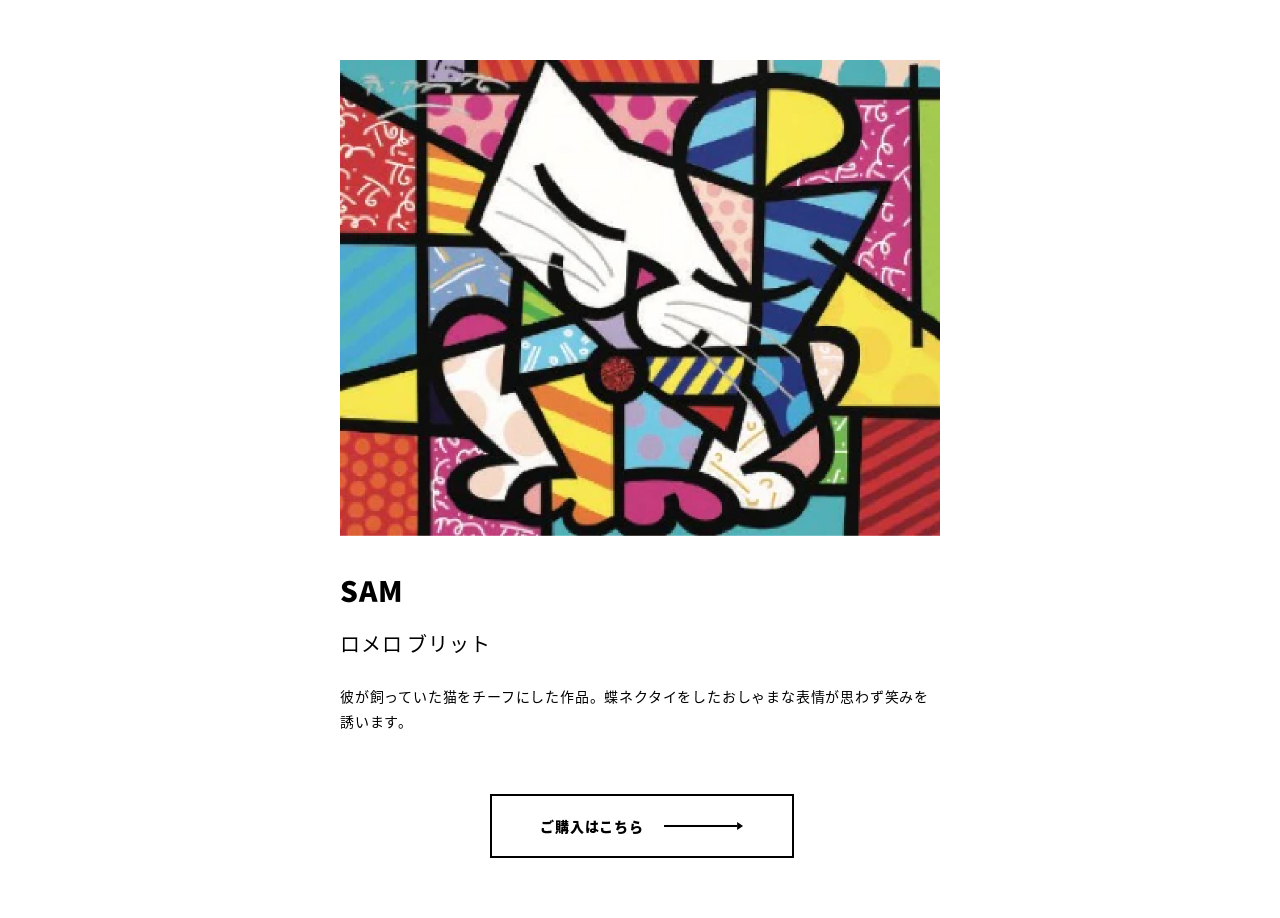
<file: 108.html>
<!DOCTYPE html><html lang="ja" dir="ltr"><head>
  <meta charset="UTF-8">
  <meta http-equiv="X-UA-Compatible" content="IE=edge">
	
  <script type="text/javascript">
    if ( navigator.userAgent.indexOf('iPhone') > 0 || navigator.userAgent.indexOf('iPod') > 0 || (navigator.userAgent.indexOf('Android') > 0 && navigator.userAgent.indexOf('Mobile') > 0) ) {
        //iPhone、iPod、Androidモバイル端末の設定
        document.write('<meta name="viewport" content="width=device-width, initial-scale=1.0">');
    }else{
        //それ以外の端末（PC、iPadなど）の設定
        document.write('');
    }
  </script>
  <meta name="format-detection" content="telephone=no">
  <meta name="keywords" content="アート,ロメロ ブリット">
  <meta name="description" content="アートのチカラで世界に希望を！当社のアーティスト" ロメロ="" ブリット"をはじめとした、“愛や希望、思いやりと楽天主義”="" に溢れる作品に接していただき、日本からアートを通じ、“愛と勇気と希望”を多くの皆様に伝えてまいります。"="">
  <meta name="format-detection" content="telephone=no">
  <meta name="author" content="HOPE BEAR Inc.">
  <!-- OGP -->
  <meta name="twitter:card" content="summary_large_image">
  <meta name="twitter:site" content="https://hopebearinc.com/">
  <meta name="twitter:image" content="https://hopebearinc.com/wp-content/themes/eTheme/ogp.png">
  <meta property="og:site_name" content="HOPE BEAR Inc.">
  <meta property="og:title" content="HOPE BEAR Inc.">
  <meta property="og:description" content="アートのチカラで世界に希望を！当社のアーティスト" ロメロ="" ブリット"をはじめとした、“愛や希望、思いやりと楽天主義”="" に溢れる作品に接していただき、日本からアートを通じ、“愛と勇気と希望”を多くの皆様に伝えてまいります。"="">
  <meta property="og:type" content="website">
  <meta property="og:url" content="https://hopebearinc.com/">
  <meta property="og:image" content="images/ogp.png">
  <!-- /OGP -->
  <link rel="canonical" href="https://hopebearinc.com/">
  <link rel="icon" type="image/x-icon" href="images/favicon.ico">
  <link rel="apple-touch-icon" sizes="180x180" href="https://hopebearinc.com/wp-content/themes/eTheme/apple-touch-icon.png">
  <link rel="stylesheet" type="text/css" href="css/fonts_1.css">
  <link rel="stylesheet" type="text/css" href="css/reset_1.css">
  <link rel="stylesheet" type="text/css" href="css/common_1.css">
  <link rel="stylesheet" type="text/css" href="css/pc_1.css">
  <link rel="stylesheet" type="text/css" href="css/common_sp_1.css">
  <link rel="stylesheet" type="text/css" href="css/sp_1.css">
  <link rel="stylesheet" type="text/css" href="css/swiper-bundle.min_1.css">
  <script src="js/jquery-1.12.4.min.js" type="text/javascript"></script>
  <script src="js/common.js" type="text/javascript"></script>
  	<style>img:is([sizes="auto" i], [sizes^="auto," i]) { contain-intrinsic-size: 3000px 1500px }</style>
	
		<!-- All in One SEO 4.8.1.1 - aioseo.com -->
		<title>SAM ｜ ホープベアー株式会社（Hope Bear Inc.）</title>
	<meta name="robots" content="max-image-preview:large">
	<link rel="canonical" href="https://hopebearinc.com/works/108/">
	<meta name="generator" content="All in One SEO (AIOSEO) 4.8.1.1">
		<meta property="og:locale" content="ja_JP">
		<meta property="og:site_name" content="ホープベアー株式会社（Hope Bear Inc.） ｜">
		<meta property="og:type" content="article">
		<meta property="og:title" content="SAM ｜ ホープベアー株式会社（Hope Bear Inc.）">
		<meta property="og:url" content="https://hopebearinc.com/works/108/">
		<meta property="article:published_time" content="2022-06-03T00:48:40+00:00">
		<meta property="article:modified_time" content="2022-06-07T13:46:47+00:00">
		<meta name="twitter:card" content="summary">
		<meta name="twitter:title" content="SAM ｜ ホープベアー株式会社（Hope Bear Inc.）">
		<script type="application/ld+json" class="aioseo-schema">
			{"@context":"https:\/\/schema.org","@graph":[{"@type":"BreadcrumbList","@id":"https:\/\/hopebearinc.com\/works\/108\/#breadcrumblist","itemListElement":[{"@type":"ListItem","@id":"https:\/\/hopebearinc.com\/#listItem","position":1,"name":"\u5bb6","item":"https:\/\/hopebearinc.com\/","nextItem":{"@type":"ListItem","@id":"https:\/\/hopebearinc.com\/works\/108\/#listItem","name":"SAM"}},{"@type":"ListItem","@id":"https:\/\/hopebearinc.com\/works\/108\/#listItem","position":2,"name":"SAM","previousItem":{"@type":"ListItem","@id":"https:\/\/hopebearinc.com\/#listItem","name":"\u5bb6"}}]},{"@type":"Organization","@id":"https:\/\/hopebearinc.com\/#organization","name":"\u30db\u30fc\u30d7\u30d9\u30a2\u30fc\u682a\u5f0f\u4f1a\u793e\uff08Hope Bear Inc.\uff09","url":"https:\/\/hopebearinc.com\/"},{"@type":"WebPage","@id":"https:\/\/hopebearinc.com\/works\/108\/#webpage","url":"https:\/\/hopebearinc.com\/works\/108\/","name":"SAM \uff5c \u30db\u30fc\u30d7\u30d9\u30a2\u30fc\u682a\u5f0f\u4f1a\u793e\uff08Hope Bear Inc.\uff09","inLanguage":"ja","isPartOf":{"@id":"https:\/\/hopebearinc.com\/#website"},"breadcrumb":{"@id":"https:\/\/hopebearinc.com\/works\/108\/#breadcrumblist"},"datePublished":"2022-06-03T09:48:40+09:00","dateModified":"2022-06-07T22:46:47+09:00"},{"@type":"WebSite","@id":"https:\/\/hopebearinc.com\/#website","url":"https:\/\/hopebearinc.com\/","name":"\u30db\u30fc\u30d7\u30d9\u30a2\u30fc\u682a\u5f0f\u4f1a\u793e\uff08Hope Bear Inc.\uff09","inLanguage":"ja","publisher":{"@id":"https:\/\/hopebearinc.com\/#organization"}}]}
		</script>
		<!-- All in One SEO -->

<link rel="dns-prefetch" href="//www.googletagmanager.com">
<script type="text/javascript">
/* <![CDATA[ */
window._wpemojiSettings = {"baseUrl":"https:\/\/s.w.org\/images\/core\/emoji\/15.1.0\/72x72\/","ext":".png","svgUrl":"https:\/\/s.w.org\/images\/core\/emoji\/15.1.0\/svg\/","svgExt":".svg","source":{"concatemoji":"https:\/\/hopebearinc.com\/wp-includes\/js\/wp-emoji-release.min.js?ver=6.8.1"}};
/*! This file is auto-generated */
!function(i,n){var o,s,e;function c(e){try{var t={supportTests:e,timestamp:(new Date).valueOf()};sessionStorage.setItem(o,JSON.stringify(t))}catch(e){}}function p(e,t,n){e.clearRect(0,0,e.canvas.width,e.canvas.height),e.fillText(t,0,0);var t=new Uint32Array(e.getImageData(0,0,e.canvas.width,e.canvas.height).data),r=(e.clearRect(0,0,e.canvas.width,e.canvas.height),e.fillText(n,0,0),new Uint32Array(e.getImageData(0,0,e.canvas.width,e.canvas.height).data));return t.every(function(e,t){return e===r[t]})}function u(e,t,n){switch(t){case"flag":return n(e,"\ud83c\udff3\ufe0f\u200d\u26a7\ufe0f","\ud83c\udff3\ufe0f\u200b\u26a7\ufe0f")?!1:!n(e,"\ud83c\uddfa\ud83c\uddf3","\ud83c\uddfa\u200b\ud83c\uddf3")&&!n(e,"\ud83c\udff4\udb40\udc67\udb40\udc62\udb40\udc65\udb40\udc6e\udb40\udc67\udb40\udc7f","\ud83c\udff4\u200b\udb40\udc67\u200b\udb40\udc62\u200b\udb40\udc65\u200b\udb40\udc6e\u200b\udb40\udc67\u200b\udb40\udc7f");case"emoji":return!n(e,"\ud83d\udc26\u200d\ud83d\udd25","\ud83d\udc26\u200b\ud83d\udd25")}return!1}function f(e,t,n){var r="undefined"!=typeof WorkerGlobalScope&&self instanceof WorkerGlobalScope?new OffscreenCanvas(300,150):i.createElement("canvas"),a=r.getContext("2d",{willReadFrequently:!0}),o=(a.textBaseline="top",a.font="600 32px Arial",{});return e.forEach(function(e){o[e]=t(a,e,n)}),o}function t(e){var t=i.createElement("script");t.src=e,t.defer=!0,i.head.appendChild(t)}"undefined"!=typeof Promise&&(o="wpEmojiSettingsSupports",s=["flag","emoji"],n.supports={everything:!0,everythingExceptFlag:!0},e=new Promise(function(e){i.addEventListener("DOMContentLoaded",e,{once:!0})}),new Promise(function(t){var n=function(){try{var e=JSON.parse(sessionStorage.getItem(o));if("object"==typeof e&&"number"==typeof e.timestamp&&(new Date).valueOf()<e.timestamp+604800&&"object"==typeof e.supportTests)return e.supportTests}catch(e){}return null}();if(!n){if("undefined"!=typeof Worker&&"undefined"!=typeof OffscreenCanvas&&"undefined"!=typeof URL&&URL.createObjectURL&&"undefined"!=typeof Blob)try{var e="postMessage("+f.toString()+"("+[JSON.stringify(s),u.toString(),p.toString()].join(",")+"));",r=new Blob([e],{type:"text/javascript"}),a=new Worker(URL.createObjectURL(r),{name:"wpTestEmojiSupports"});return void(a.onmessage=function(e){c(n=e.data),a.terminate(),t(n)})}catch(e){}c(n=f(s,u,p))}t(n)}).then(function(e){for(var t in e)n.supports[t]=e[t],n.supports.everything=n.supports.everything&&n.supports[t],"flag"!==t&&(n.supports.everythingExceptFlag=n.supports.everythingExceptFlag&&n.supports[t]);n.supports.everythingExceptFlag=n.supports.everythingExceptFlag&&!n.supports.flag,n.DOMReady=!1,n.readyCallback=function(){n.DOMReady=!0}}).then(function(){return e}).then(function(){var e;n.supports.everything||(n.readyCallback(),(e=n.source||{}).concatemoji?t(e.concatemoji):e.wpemoji&&e.twemoji&&(t(e.twemoji),t(e.wpemoji)))}))}((window,document),window._wpemojiSettings);
/* ]]> */
</script>
<style id="wp-emoji-styles-inline-css" type="text/css">

	img.wp-smiley, img.emoji {
		display: inline !important;
		border: none !important;
		box-shadow: none !important;
		height: 1em !important;
		width: 1em !important;
		margin: 0 0.07em !important;
		vertical-align: -0.1em !important;
		background: none !important;
		padding: 0 !important;
	}
</style>
<link rel="stylesheet" id="wp-block-library-css" href="css/style.min.css" type="text/css" media="all">
<style id="classic-theme-styles-inline-css" type="text/css">
/*! This file is auto-generated */
.wp-block-button__link{color:#fff;background-color:#32373c;border-radius:9999px;box-shadow:none;text-decoration:none;padding:calc(.667em + 2px) calc(1.333em + 2px);font-size:1.125em}.wp-block-file__button{background:#32373c;color:#fff;text-decoration:none}
</style>
<style id="global-styles-inline-css" type="text/css">
:root{--wp--preset--aspect-ratio--square: 1;--wp--preset--aspect-ratio--4-3: 4/3;--wp--preset--aspect-ratio--3-4: 3/4;--wp--preset--aspect-ratio--3-2: 3/2;--wp--preset--aspect-ratio--2-3: 2/3;--wp--preset--aspect-ratio--16-9: 16/9;--wp--preset--aspect-ratio--9-16: 9/16;--wp--preset--color--black: #000000;--wp--preset--color--cyan-bluish-gray: #abb8c3;--wp--preset--color--white: #ffffff;--wp--preset--color--pale-pink: #f78da7;--wp--preset--color--vivid-red: #cf2e2e;--wp--preset--color--luminous-vivid-orange: #ff6900;--wp--preset--color--luminous-vivid-amber: #fcb900;--wp--preset--color--light-green-cyan: #7bdcb5;--wp--preset--color--vivid-green-cyan: #00d084;--wp--preset--color--pale-cyan-blue: #8ed1fc;--wp--preset--color--vivid-cyan-blue: #0693e3;--wp--preset--color--vivid-purple: #9b51e0;--wp--preset--gradient--vivid-cyan-blue-to-vivid-purple: linear-gradient(135deg,rgba(6,147,227,1) 0%,rgb(155,81,224) 100%);--wp--preset--gradient--light-green-cyan-to-vivid-green-cyan: linear-gradient(135deg,rgb(122,220,180) 0%,rgb(0,208,130) 100%);--wp--preset--gradient--luminous-vivid-amber-to-luminous-vivid-orange: linear-gradient(135deg,rgba(252,185,0,1) 0%,rgba(255,105,0,1) 100%);--wp--preset--gradient--luminous-vivid-orange-to-vivid-red: linear-gradient(135deg,rgba(255,105,0,1) 0%,rgb(207,46,46) 100%);--wp--preset--gradient--very-light-gray-to-cyan-bluish-gray: linear-gradient(135deg,rgb(238,238,238) 0%,rgb(169,184,195) 100%);--wp--preset--gradient--cool-to-warm-spectrum: linear-gradient(135deg,rgb(74,234,220) 0%,rgb(151,120,209) 20%,rgb(207,42,186) 40%,rgb(238,44,130) 60%,rgb(251,105,98) 80%,rgb(254,248,76) 100%);--wp--preset--gradient--blush-light-purple: linear-gradient(135deg,rgb(255,206,236) 0%,rgb(152,150,240) 100%);--wp--preset--gradient--blush-bordeaux: linear-gradient(135deg,rgb(254,205,165) 0%,rgb(254,45,45) 50%,rgb(107,0,62) 100%);--wp--preset--gradient--luminous-dusk: linear-gradient(135deg,rgb(255,203,112) 0%,rgb(199,81,192) 50%,rgb(65,88,208) 100%);--wp--preset--gradient--pale-ocean: linear-gradient(135deg,rgb(255,245,203) 0%,rgb(182,227,212) 50%,rgb(51,167,181) 100%);--wp--preset--gradient--electric-grass: linear-gradient(135deg,rgb(202,248,128) 0%,rgb(113,206,126) 100%);--wp--preset--gradient--midnight: linear-gradient(135deg,rgb(2,3,129) 0%,rgb(40,116,252) 100%);--wp--preset--font-size--small: 13px;--wp--preset--font-size--medium: 20px;--wp--preset--font-size--large: 36px;--wp--preset--font-size--x-large: 42px;--wp--preset--spacing--20: 0.44rem;--wp--preset--spacing--30: 0.67rem;--wp--preset--spacing--40: 1rem;--wp--preset--spacing--50: 1.5rem;--wp--preset--spacing--60: 2.25rem;--wp--preset--spacing--70: 3.38rem;--wp--preset--spacing--80: 5.06rem;--wp--preset--shadow--natural: 6px 6px 9px rgba(0, 0, 0, 0.2);--wp--preset--shadow--deep: 12px 12px 50px rgba(0, 0, 0, 0.4);--wp--preset--shadow--sharp: 6px 6px 0px rgba(0, 0, 0, 0.2);--wp--preset--shadow--outlined: 6px 6px 0px -3px rgba(255, 255, 255, 1), 6px 6px rgba(0, 0, 0, 1);--wp--preset--shadow--crisp: 6px 6px 0px rgba(0, 0, 0, 1);}:where(.is-layout-flex){gap: 0.5em;}:where(.is-layout-grid){gap: 0.5em;}body .is-layout-flex{display: flex;}.is-layout-flex{flex-wrap: wrap;align-items: center;}.is-layout-flex > :is(*, div){margin: 0;}body .is-layout-grid{display: grid;}.is-layout-grid > :is(*, div){margin: 0;}:where(.wp-block-columns.is-layout-flex){gap: 2em;}:where(.wp-block-columns.is-layout-grid){gap: 2em;}:where(.wp-block-post-template.is-layout-flex){gap: 1.25em;}:where(.wp-block-post-template.is-layout-grid){gap: 1.25em;}.has-black-color{color: var(--wp--preset--color--black) !important;}.has-cyan-bluish-gray-color{color: var(--wp--preset--color--cyan-bluish-gray) !important;}.has-white-color{color: var(--wp--preset--color--white) !important;}.has-pale-pink-color{color: var(--wp--preset--color--pale-pink) !important;}.has-vivid-red-color{color: var(--wp--preset--color--vivid-red) !important;}.has-luminous-vivid-orange-color{color: var(--wp--preset--color--luminous-vivid-orange) !important;}.has-luminous-vivid-amber-color{color: var(--wp--preset--color--luminous-vivid-amber) !important;}.has-light-green-cyan-color{color: var(--wp--preset--color--light-green-cyan) !important;}.has-vivid-green-cyan-color{color: var(--wp--preset--color--vivid-green-cyan) !important;}.has-pale-cyan-blue-color{color: var(--wp--preset--color--pale-cyan-blue) !important;}.has-vivid-cyan-blue-color{color: var(--wp--preset--color--vivid-cyan-blue) !important;}.has-vivid-purple-color{color: var(--wp--preset--color--vivid-purple) !important;}.has-black-background-color{background-color: var(--wp--preset--color--black) !important;}.has-cyan-bluish-gray-background-color{background-color: var(--wp--preset--color--cyan-bluish-gray) !important;}.has-white-background-color{background-color: var(--wp--preset--color--white) !important;}.has-pale-pink-background-color{background-color: var(--wp--preset--color--pale-pink) !important;}.has-vivid-red-background-color{background-color: var(--wp--preset--color--vivid-red) !important;}.has-luminous-vivid-orange-background-color{background-color: var(--wp--preset--color--luminous-vivid-orange) !important;}.has-luminous-vivid-amber-background-color{background-color: var(--wp--preset--color--luminous-vivid-amber) !important;}.has-light-green-cyan-background-color{background-color: var(--wp--preset--color--light-green-cyan) !important;}.has-vivid-green-cyan-background-color{background-color: var(--wp--preset--color--vivid-green-cyan) !important;}.has-pale-cyan-blue-background-color{background-color: var(--wp--preset--color--pale-cyan-blue) !important;}.has-vivid-cyan-blue-background-color{background-color: var(--wp--preset--color--vivid-cyan-blue) !important;}.has-vivid-purple-background-color{background-color: var(--wp--preset--color--vivid-purple) !important;}.has-black-border-color{border-color: var(--wp--preset--color--black) !important;}.has-cyan-bluish-gray-border-color{border-color: var(--wp--preset--color--cyan-bluish-gray) !important;}.has-white-border-color{border-color: var(--wp--preset--color--white) !important;}.has-pale-pink-border-color{border-color: var(--wp--preset--color--pale-pink) !important;}.has-vivid-red-border-color{border-color: var(--wp--preset--color--vivid-red) !important;}.has-luminous-vivid-orange-border-color{border-color: var(--wp--preset--color--luminous-vivid-orange) !important;}.has-luminous-vivid-amber-border-color{border-color: var(--wp--preset--color--luminous-vivid-amber) !important;}.has-light-green-cyan-border-color{border-color: var(--wp--preset--color--light-green-cyan) !important;}.has-vivid-green-cyan-border-color{border-color: var(--wp--preset--color--vivid-green-cyan) !important;}.has-pale-cyan-blue-border-color{border-color: var(--wp--preset--color--pale-cyan-blue) !important;}.has-vivid-cyan-blue-border-color{border-color: var(--wp--preset--color--vivid-cyan-blue) !important;}.has-vivid-purple-border-color{border-color: var(--wp--preset--color--vivid-purple) !important;}.has-vivid-cyan-blue-to-vivid-purple-gradient-background{background: var(--wp--preset--gradient--vivid-cyan-blue-to-vivid-purple) !important;}.has-light-green-cyan-to-vivid-green-cyan-gradient-background{background: var(--wp--preset--gradient--light-green-cyan-to-vivid-green-cyan) !important;}.has-luminous-vivid-amber-to-luminous-vivid-orange-gradient-background{background: var(--wp--preset--gradient--luminous-vivid-amber-to-luminous-vivid-orange) !important;}.has-luminous-vivid-orange-to-vivid-red-gradient-background{background: var(--wp--preset--gradient--luminous-vivid-orange-to-vivid-red) !important;}.has-very-light-gray-to-cyan-bluish-gray-gradient-background{background: var(--wp--preset--gradient--very-light-gray-to-cyan-bluish-gray) !important;}.has-cool-to-warm-spectrum-gradient-background{background: var(--wp--preset--gradient--cool-to-warm-spectrum) !important;}.has-blush-light-purple-gradient-background{background: var(--wp--preset--gradient--blush-light-purple) !important;}.has-blush-bordeaux-gradient-background{background: var(--wp--preset--gradient--blush-bordeaux) !important;}.has-luminous-dusk-gradient-background{background: var(--wp--preset--gradient--luminous-dusk) !important;}.has-pale-ocean-gradient-background{background: var(--wp--preset--gradient--pale-ocean) !important;}.has-electric-grass-gradient-background{background: var(--wp--preset--gradient--electric-grass) !important;}.has-midnight-gradient-background{background: var(--wp--preset--gradient--midnight) !important;}.has-small-font-size{font-size: var(--wp--preset--font-size--small) !important;}.has-medium-font-size{font-size: var(--wp--preset--font-size--medium) !important;}.has-large-font-size{font-size: var(--wp--preset--font-size--large) !important;}.has-x-large-font-size{font-size: var(--wp--preset--font-size--x-large) !important;}
:where(.wp-block-post-template.is-layout-flex){gap: 1.25em;}:where(.wp-block-post-template.is-layout-grid){gap: 1.25em;}
:where(.wp-block-columns.is-layout-flex){gap: 2em;}:where(.wp-block-columns.is-layout-grid){gap: 2em;}
:root :where(.wp-block-pullquote){font-size: 1.5em;line-height: 1.6;}
</style>
<link rel="https://api.w.org/" href="https://hopebearinc.com/wp-json/"><link rel="EditURI" type="application/rsd+xml" title="RSD" href="https://hopebearinc.com/xmlrpc.php?rsd">
<meta name="generator" content="WordPress 6.8.1">
<link rel="shortlink" href="https://hopebearinc.com/?p=108">
<link rel="alternate" title="oEmbed (JSON)" type="application/json+oembed" href="https://hopebearinc.com/wp-json/oembed/1.0/embed?url=https%3A%2F%2Fhopebearinc.com%2Fworks%2F108%2F">
<link rel="alternate" title="oEmbed (XML)" type="text/xml+oembed" href="https://hopebearinc.com/wp-json/oembed/1.0/embed?url=https%3A%2F%2Fhopebearinc.com%2Fworks%2F108%2F&format=xml">
<meta name="generator" content="Site Kit by Google 1.151.0"></head>

<body>
<main id="works_detail">
  <article>
    <figure>
      <img loading="lazy" src="images/SAM.jpg" alt="SAM">
    </figure>
    <figcaption>
      <h1>SAM</h1>
      <p class="name">ロメロ ブリット</p>
								      <p class="comment">彼が飼っていた猫をチーフにした作品。蝶ネクタイをしたおしゃまな表情が思わず笑みを誘います。</p>
				    </figcaption>
    <p class="btn"><a href="https://hopebear.shop/products/sam" target="_blank" class="alpha"><span>ご購入はこちら</span><img loading="lazy" src="images/arrow.svg" alt="→"></a></p>
  </article>
	
</main>



</body></html>
</file>
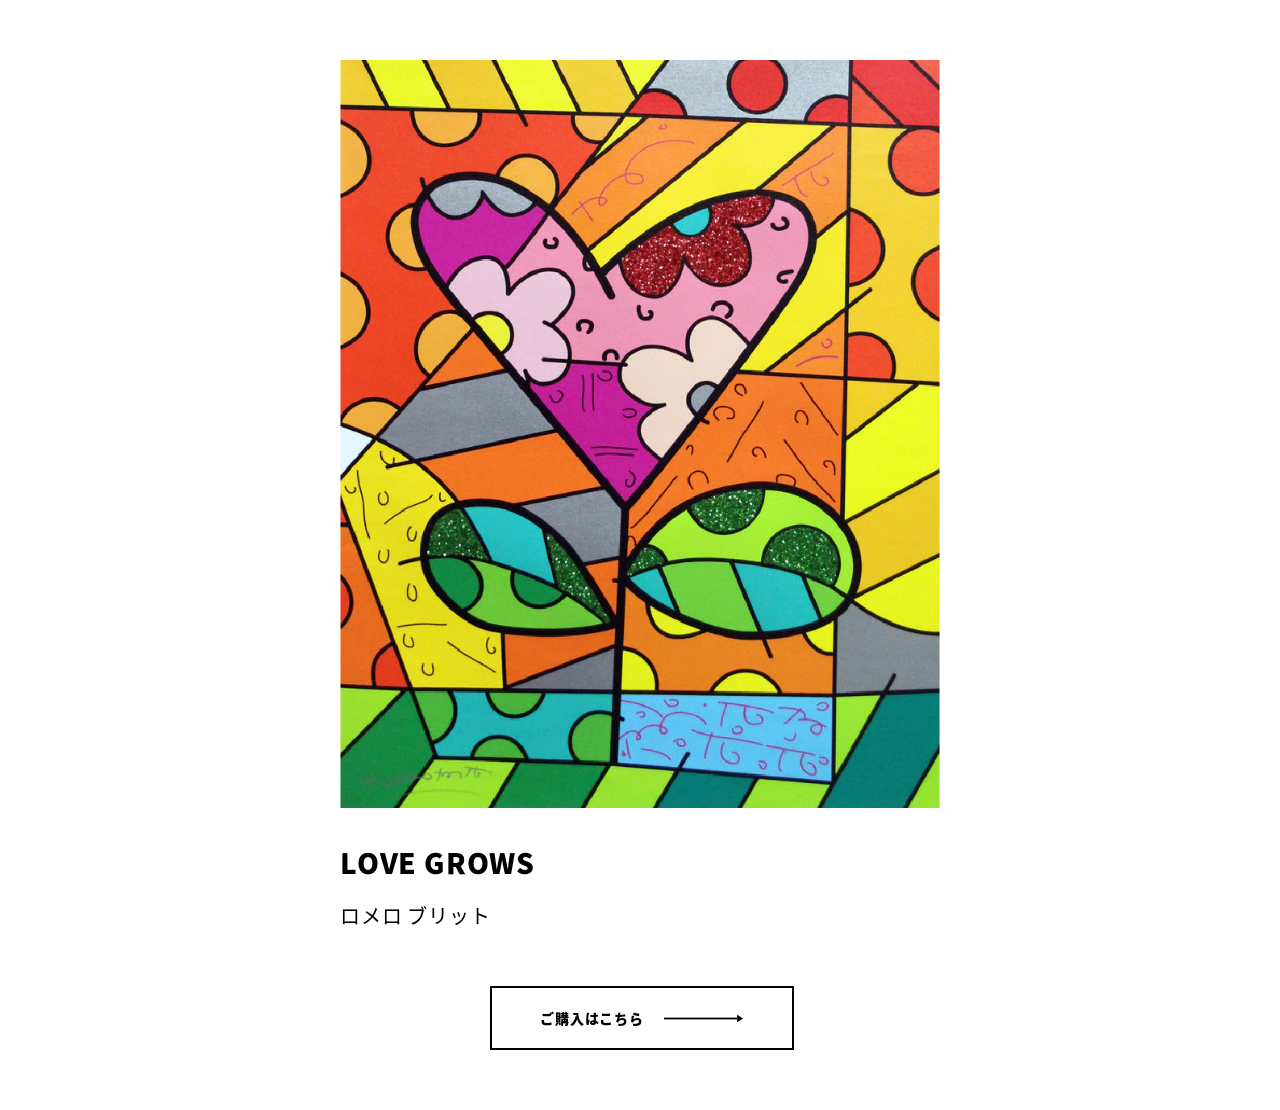
<file: 45.html>
<!DOCTYPE html><html lang="ja" dir="ltr"><head>
  <meta charset="UTF-8">
  <meta http-equiv="X-UA-Compatible" content="IE=edge">
	
  <script type="text/javascript">
    if ( navigator.userAgent.indexOf('iPhone') > 0 || navigator.userAgent.indexOf('iPod') > 0 || (navigator.userAgent.indexOf('Android') > 0 && navigator.userAgent.indexOf('Mobile') > 0) ) {
        //iPhone、iPod、Androidモバイル端末の設定
        document.write('<meta name="viewport" content="width=device-width, initial-scale=1.0">');
    }else{
        //それ以外の端末（PC、iPadなど）の設定
        document.write('');
    }
  </script>
  <meta name="format-detection" content="telephone=no">
  <meta name="keywords" content="アート,ロメロ ブリット">
  <meta name="description" content="アートのチカラで世界に希望を！当社のアーティスト" ロメロ="" ブリット"をはじめとした、“愛や希望、思いやりと楽天主義”="" に溢れる作品に接していただき、日本からアートを通じ、“愛と勇気と希望”を多くの皆様に伝えてまいります。"="">
  <meta name="format-detection" content="telephone=no">
  <meta name="author" content="HOPE BEAR Inc.">
  <!-- OGP -->
  <meta name="twitter:card" content="summary_large_image">
  <meta name="twitter:site" content="https://hopebearinc.com/">
  <meta name="twitter:image" content="https://hopebearinc.com/wp-content/themes/eTheme/ogp.png">
  <meta property="og:site_name" content="HOPE BEAR Inc.">
  <meta property="og:title" content="HOPE BEAR Inc.">
  <meta property="og:description" content="アートのチカラで世界に希望を！当社のアーティスト" ロメロ="" ブリット"をはじめとした、“愛や希望、思いやりと楽天主義”="" に溢れる作品に接していただき、日本からアートを通じ、“愛と勇気と希望”を多くの皆様に伝えてまいります。"="">
  <meta property="og:type" content="website">
  <meta property="og:url" content="https://hopebearinc.com/">
  <meta property="og:image" content="images/ogp.png">
  <!-- /OGP -->
  <link rel="canonical" href="https://hopebearinc.com/">
  <link rel="icon" type="image/x-icon" href="images/favicon.ico">
  <link rel="apple-touch-icon" sizes="180x180" href="https://hopebearinc.com/wp-content/themes/eTheme/apple-touch-icon.png">
  <link rel="stylesheet" type="text/css" href="css/fonts_1.css">
  <link rel="stylesheet" type="text/css" href="css/reset_1.css">
  <link rel="stylesheet" type="text/css" href="css/common_1.css">
  <link rel="stylesheet" type="text/css" href="css/pc_1.css">
  <link rel="stylesheet" type="text/css" href="css/common_sp_1.css">
  <link rel="stylesheet" type="text/css" href="css/sp_1.css">
  <link rel="stylesheet" type="text/css" href="css/swiper-bundle.min_1.css">
  <script src="js/jquery-1.12.4.min.js" type="text/javascript"></script>
  <script src="js/common.js" type="text/javascript"></script>
  	<style>img:is([sizes="auto" i], [sizes^="auto," i]) { contain-intrinsic-size: 3000px 1500px }</style>
	
		<!-- All in One SEO 4.8.1.1 - aioseo.com -->
		<title>LOVE GROWS ｜ ホープベアー株式会社（Hope Bear Inc.）</title>
	<meta name="robots" content="max-image-preview:large">
	<link rel="canonical" href="https://hopebearinc.com/works/45/">
	<meta name="generator" content="All in One SEO (AIOSEO) 4.8.1.1">
		<meta property="og:locale" content="ja_JP">
		<meta property="og:site_name" content="ホープベアー株式会社（Hope Bear Inc.） ｜">
		<meta property="og:type" content="article">
		<meta property="og:title" content="LOVE GROWS ｜ ホープベアー株式会社（Hope Bear Inc.）">
		<meta property="og:url" content="https://hopebearinc.com/works/45/">
		<meta property="article:published_time" content="2022-05-23T07:04:52+00:00">
		<meta property="article:modified_time" content="2022-06-07T13:47:18+00:00">
		<meta name="twitter:card" content="summary">
		<meta name="twitter:title" content="LOVE GROWS ｜ ホープベアー株式会社（Hope Bear Inc.）">
		<script type="application/ld+json" class="aioseo-schema">
			{"@context":"https:\/\/schema.org","@graph":[{"@type":"BreadcrumbList","@id":"https:\/\/hopebearinc.com\/works\/45\/#breadcrumblist","itemListElement":[{"@type":"ListItem","@id":"https:\/\/hopebearinc.com\/#listItem","position":1,"name":"\u5bb6","item":"https:\/\/hopebearinc.com\/","nextItem":{"@type":"ListItem","@id":"https:\/\/hopebearinc.com\/works\/45\/#listItem","name":"LOVE GROWS"}},{"@type":"ListItem","@id":"https:\/\/hopebearinc.com\/works\/45\/#listItem","position":2,"name":"LOVE GROWS","previousItem":{"@type":"ListItem","@id":"https:\/\/hopebearinc.com\/#listItem","name":"\u5bb6"}}]},{"@type":"Organization","@id":"https:\/\/hopebearinc.com\/#organization","name":"\u30db\u30fc\u30d7\u30d9\u30a2\u30fc\u682a\u5f0f\u4f1a\u793e\uff08Hope Bear Inc.\uff09","url":"https:\/\/hopebearinc.com\/"},{"@type":"WebPage","@id":"https:\/\/hopebearinc.com\/works\/45\/#webpage","url":"https:\/\/hopebearinc.com\/works\/45\/","name":"LOVE GROWS \uff5c \u30db\u30fc\u30d7\u30d9\u30a2\u30fc\u682a\u5f0f\u4f1a\u793e\uff08Hope Bear Inc.\uff09","inLanguage":"ja","isPartOf":{"@id":"https:\/\/hopebearinc.com\/#website"},"breadcrumb":{"@id":"https:\/\/hopebearinc.com\/works\/45\/#breadcrumblist"},"datePublished":"2022-05-23T16:04:52+09:00","dateModified":"2022-06-07T22:47:18+09:00"},{"@type":"WebSite","@id":"https:\/\/hopebearinc.com\/#website","url":"https:\/\/hopebearinc.com\/","name":"\u30db\u30fc\u30d7\u30d9\u30a2\u30fc\u682a\u5f0f\u4f1a\u793e\uff08Hope Bear Inc.\uff09","inLanguage":"ja","publisher":{"@id":"https:\/\/hopebearinc.com\/#organization"}}]}
		</script>
		<!-- All in One SEO -->

<link rel="dns-prefetch" href="//www.googletagmanager.com">
<script type="text/javascript">
/* <![CDATA[ */
window._wpemojiSettings = {"baseUrl":"https:\/\/s.w.org\/images\/core\/emoji\/15.1.0\/72x72\/","ext":".png","svgUrl":"https:\/\/s.w.org\/images\/core\/emoji\/15.1.0\/svg\/","svgExt":".svg","source":{"concatemoji":"https:\/\/hopebearinc.com\/wp-includes\/js\/wp-emoji-release.min.js?ver=6.8.1"}};
/*! This file is auto-generated */
!function(i,n){var o,s,e;function c(e){try{var t={supportTests:e,timestamp:(new Date).valueOf()};sessionStorage.setItem(o,JSON.stringify(t))}catch(e){}}function p(e,t,n){e.clearRect(0,0,e.canvas.width,e.canvas.height),e.fillText(t,0,0);var t=new Uint32Array(e.getImageData(0,0,e.canvas.width,e.canvas.height).data),r=(e.clearRect(0,0,e.canvas.width,e.canvas.height),e.fillText(n,0,0),new Uint32Array(e.getImageData(0,0,e.canvas.width,e.canvas.height).data));return t.every(function(e,t){return e===r[t]})}function u(e,t,n){switch(t){case"flag":return n(e,"\ud83c\udff3\ufe0f\u200d\u26a7\ufe0f","\ud83c\udff3\ufe0f\u200b\u26a7\ufe0f")?!1:!n(e,"\ud83c\uddfa\ud83c\uddf3","\ud83c\uddfa\u200b\ud83c\uddf3")&&!n(e,"\ud83c\udff4\udb40\udc67\udb40\udc62\udb40\udc65\udb40\udc6e\udb40\udc67\udb40\udc7f","\ud83c\udff4\u200b\udb40\udc67\u200b\udb40\udc62\u200b\udb40\udc65\u200b\udb40\udc6e\u200b\udb40\udc67\u200b\udb40\udc7f");case"emoji":return!n(e,"\ud83d\udc26\u200d\ud83d\udd25","\ud83d\udc26\u200b\ud83d\udd25")}return!1}function f(e,t,n){var r="undefined"!=typeof WorkerGlobalScope&&self instanceof WorkerGlobalScope?new OffscreenCanvas(300,150):i.createElement("canvas"),a=r.getContext("2d",{willReadFrequently:!0}),o=(a.textBaseline="top",a.font="600 32px Arial",{});return e.forEach(function(e){o[e]=t(a,e,n)}),o}function t(e){var t=i.createElement("script");t.src=e,t.defer=!0,i.head.appendChild(t)}"undefined"!=typeof Promise&&(o="wpEmojiSettingsSupports",s=["flag","emoji"],n.supports={everything:!0,everythingExceptFlag:!0},e=new Promise(function(e){i.addEventListener("DOMContentLoaded",e,{once:!0})}),new Promise(function(t){var n=function(){try{var e=JSON.parse(sessionStorage.getItem(o));if("object"==typeof e&&"number"==typeof e.timestamp&&(new Date).valueOf()<e.timestamp+604800&&"object"==typeof e.supportTests)return e.supportTests}catch(e){}return null}();if(!n){if("undefined"!=typeof Worker&&"undefined"!=typeof OffscreenCanvas&&"undefined"!=typeof URL&&URL.createObjectURL&&"undefined"!=typeof Blob)try{var e="postMessage("+f.toString()+"("+[JSON.stringify(s),u.toString(),p.toString()].join(",")+"));",r=new Blob([e],{type:"text/javascript"}),a=new Worker(URL.createObjectURL(r),{name:"wpTestEmojiSupports"});return void(a.onmessage=function(e){c(n=e.data),a.terminate(),t(n)})}catch(e){}c(n=f(s,u,p))}t(n)}).then(function(e){for(var t in e)n.supports[t]=e[t],n.supports.everything=n.supports.everything&&n.supports[t],"flag"!==t&&(n.supports.everythingExceptFlag=n.supports.everythingExceptFlag&&n.supports[t]);n.supports.everythingExceptFlag=n.supports.everythingExceptFlag&&!n.supports.flag,n.DOMReady=!1,n.readyCallback=function(){n.DOMReady=!0}}).then(function(){return e}).then(function(){var e;n.supports.everything||(n.readyCallback(),(e=n.source||{}).concatemoji?t(e.concatemoji):e.wpemoji&&e.twemoji&&(t(e.twemoji),t(e.wpemoji)))}))}((window,document),window._wpemojiSettings);
/* ]]> */
</script>
<style id="wp-emoji-styles-inline-css" type="text/css">

	img.wp-smiley, img.emoji {
		display: inline !important;
		border: none !important;
		box-shadow: none !important;
		height: 1em !important;
		width: 1em !important;
		margin: 0 0.07em !important;
		vertical-align: -0.1em !important;
		background: none !important;
		padding: 0 !important;
	}
</style>
<link rel="stylesheet" id="wp-block-library-css" href="css/style.min.css" type="text/css" media="all">
<style id="classic-theme-styles-inline-css" type="text/css">
/*! This file is auto-generated */
.wp-block-button__link{color:#fff;background-color:#32373c;border-radius:9999px;box-shadow:none;text-decoration:none;padding:calc(.667em + 2px) calc(1.333em + 2px);font-size:1.125em}.wp-block-file__button{background:#32373c;color:#fff;text-decoration:none}
</style>
<style id="global-styles-inline-css" type="text/css">
:root{--wp--preset--aspect-ratio--square: 1;--wp--preset--aspect-ratio--4-3: 4/3;--wp--preset--aspect-ratio--3-4: 3/4;--wp--preset--aspect-ratio--3-2: 3/2;--wp--preset--aspect-ratio--2-3: 2/3;--wp--preset--aspect-ratio--16-9: 16/9;--wp--preset--aspect-ratio--9-16: 9/16;--wp--preset--color--black: #000000;--wp--preset--color--cyan-bluish-gray: #abb8c3;--wp--preset--color--white: #ffffff;--wp--preset--color--pale-pink: #f78da7;--wp--preset--color--vivid-red: #cf2e2e;--wp--preset--color--luminous-vivid-orange: #ff6900;--wp--preset--color--luminous-vivid-amber: #fcb900;--wp--preset--color--light-green-cyan: #7bdcb5;--wp--preset--color--vivid-green-cyan: #00d084;--wp--preset--color--pale-cyan-blue: #8ed1fc;--wp--preset--color--vivid-cyan-blue: #0693e3;--wp--preset--color--vivid-purple: #9b51e0;--wp--preset--gradient--vivid-cyan-blue-to-vivid-purple: linear-gradient(135deg,rgba(6,147,227,1) 0%,rgb(155,81,224) 100%);--wp--preset--gradient--light-green-cyan-to-vivid-green-cyan: linear-gradient(135deg,rgb(122,220,180) 0%,rgb(0,208,130) 100%);--wp--preset--gradient--luminous-vivid-amber-to-luminous-vivid-orange: linear-gradient(135deg,rgba(252,185,0,1) 0%,rgba(255,105,0,1) 100%);--wp--preset--gradient--luminous-vivid-orange-to-vivid-red: linear-gradient(135deg,rgba(255,105,0,1) 0%,rgb(207,46,46) 100%);--wp--preset--gradient--very-light-gray-to-cyan-bluish-gray: linear-gradient(135deg,rgb(238,238,238) 0%,rgb(169,184,195) 100%);--wp--preset--gradient--cool-to-warm-spectrum: linear-gradient(135deg,rgb(74,234,220) 0%,rgb(151,120,209) 20%,rgb(207,42,186) 40%,rgb(238,44,130) 60%,rgb(251,105,98) 80%,rgb(254,248,76) 100%);--wp--preset--gradient--blush-light-purple: linear-gradient(135deg,rgb(255,206,236) 0%,rgb(152,150,240) 100%);--wp--preset--gradient--blush-bordeaux: linear-gradient(135deg,rgb(254,205,165) 0%,rgb(254,45,45) 50%,rgb(107,0,62) 100%);--wp--preset--gradient--luminous-dusk: linear-gradient(135deg,rgb(255,203,112) 0%,rgb(199,81,192) 50%,rgb(65,88,208) 100%);--wp--preset--gradient--pale-ocean: linear-gradient(135deg,rgb(255,245,203) 0%,rgb(182,227,212) 50%,rgb(51,167,181) 100%);--wp--preset--gradient--electric-grass: linear-gradient(135deg,rgb(202,248,128) 0%,rgb(113,206,126) 100%);--wp--preset--gradient--midnight: linear-gradient(135deg,rgb(2,3,129) 0%,rgb(40,116,252) 100%);--wp--preset--font-size--small: 13px;--wp--preset--font-size--medium: 20px;--wp--preset--font-size--large: 36px;--wp--preset--font-size--x-large: 42px;--wp--preset--spacing--20: 0.44rem;--wp--preset--spacing--30: 0.67rem;--wp--preset--spacing--40: 1rem;--wp--preset--spacing--50: 1.5rem;--wp--preset--spacing--60: 2.25rem;--wp--preset--spacing--70: 3.38rem;--wp--preset--spacing--80: 5.06rem;--wp--preset--shadow--natural: 6px 6px 9px rgba(0, 0, 0, 0.2);--wp--preset--shadow--deep: 12px 12px 50px rgba(0, 0, 0, 0.4);--wp--preset--shadow--sharp: 6px 6px 0px rgba(0, 0, 0, 0.2);--wp--preset--shadow--outlined: 6px 6px 0px -3px rgba(255, 255, 255, 1), 6px 6px rgba(0, 0, 0, 1);--wp--preset--shadow--crisp: 6px 6px 0px rgba(0, 0, 0, 1);}:where(.is-layout-flex){gap: 0.5em;}:where(.is-layout-grid){gap: 0.5em;}body .is-layout-flex{display: flex;}.is-layout-flex{flex-wrap: wrap;align-items: center;}.is-layout-flex > :is(*, div){margin: 0;}body .is-layout-grid{display: grid;}.is-layout-grid > :is(*, div){margin: 0;}:where(.wp-block-columns.is-layout-flex){gap: 2em;}:where(.wp-block-columns.is-layout-grid){gap: 2em;}:where(.wp-block-post-template.is-layout-flex){gap: 1.25em;}:where(.wp-block-post-template.is-layout-grid){gap: 1.25em;}.has-black-color{color: var(--wp--preset--color--black) !important;}.has-cyan-bluish-gray-color{color: var(--wp--preset--color--cyan-bluish-gray) !important;}.has-white-color{color: var(--wp--preset--color--white) !important;}.has-pale-pink-color{color: var(--wp--preset--color--pale-pink) !important;}.has-vivid-red-color{color: var(--wp--preset--color--vivid-red) !important;}.has-luminous-vivid-orange-color{color: var(--wp--preset--color--luminous-vivid-orange) !important;}.has-luminous-vivid-amber-color{color: var(--wp--preset--color--luminous-vivid-amber) !important;}.has-light-green-cyan-color{color: var(--wp--preset--color--light-green-cyan) !important;}.has-vivid-green-cyan-color{color: var(--wp--preset--color--vivid-green-cyan) !important;}.has-pale-cyan-blue-color{color: var(--wp--preset--color--pale-cyan-blue) !important;}.has-vivid-cyan-blue-color{color: var(--wp--preset--color--vivid-cyan-blue) !important;}.has-vivid-purple-color{color: var(--wp--preset--color--vivid-purple) !important;}.has-black-background-color{background-color: var(--wp--preset--color--black) !important;}.has-cyan-bluish-gray-background-color{background-color: var(--wp--preset--color--cyan-bluish-gray) !important;}.has-white-background-color{background-color: var(--wp--preset--color--white) !important;}.has-pale-pink-background-color{background-color: var(--wp--preset--color--pale-pink) !important;}.has-vivid-red-background-color{background-color: var(--wp--preset--color--vivid-red) !important;}.has-luminous-vivid-orange-background-color{background-color: var(--wp--preset--color--luminous-vivid-orange) !important;}.has-luminous-vivid-amber-background-color{background-color: var(--wp--preset--color--luminous-vivid-amber) !important;}.has-light-green-cyan-background-color{background-color: var(--wp--preset--color--light-green-cyan) !important;}.has-vivid-green-cyan-background-color{background-color: var(--wp--preset--color--vivid-green-cyan) !important;}.has-pale-cyan-blue-background-color{background-color: var(--wp--preset--color--pale-cyan-blue) !important;}.has-vivid-cyan-blue-background-color{background-color: var(--wp--preset--color--vivid-cyan-blue) !important;}.has-vivid-purple-background-color{background-color: var(--wp--preset--color--vivid-purple) !important;}.has-black-border-color{border-color: var(--wp--preset--color--black) !important;}.has-cyan-bluish-gray-border-color{border-color: var(--wp--preset--color--cyan-bluish-gray) !important;}.has-white-border-color{border-color: var(--wp--preset--color--white) !important;}.has-pale-pink-border-color{border-color: var(--wp--preset--color--pale-pink) !important;}.has-vivid-red-border-color{border-color: var(--wp--preset--color--vivid-red) !important;}.has-luminous-vivid-orange-border-color{border-color: var(--wp--preset--color--luminous-vivid-orange) !important;}.has-luminous-vivid-amber-border-color{border-color: var(--wp--preset--color--luminous-vivid-amber) !important;}.has-light-green-cyan-border-color{border-color: var(--wp--preset--color--light-green-cyan) !important;}.has-vivid-green-cyan-border-color{border-color: var(--wp--preset--color--vivid-green-cyan) !important;}.has-pale-cyan-blue-border-color{border-color: var(--wp--preset--color--pale-cyan-blue) !important;}.has-vivid-cyan-blue-border-color{border-color: var(--wp--preset--color--vivid-cyan-blue) !important;}.has-vivid-purple-border-color{border-color: var(--wp--preset--color--vivid-purple) !important;}.has-vivid-cyan-blue-to-vivid-purple-gradient-background{background: var(--wp--preset--gradient--vivid-cyan-blue-to-vivid-purple) !important;}.has-light-green-cyan-to-vivid-green-cyan-gradient-background{background: var(--wp--preset--gradient--light-green-cyan-to-vivid-green-cyan) !important;}.has-luminous-vivid-amber-to-luminous-vivid-orange-gradient-background{background: var(--wp--preset--gradient--luminous-vivid-amber-to-luminous-vivid-orange) !important;}.has-luminous-vivid-orange-to-vivid-red-gradient-background{background: var(--wp--preset--gradient--luminous-vivid-orange-to-vivid-red) !important;}.has-very-light-gray-to-cyan-bluish-gray-gradient-background{background: var(--wp--preset--gradient--very-light-gray-to-cyan-bluish-gray) !important;}.has-cool-to-warm-spectrum-gradient-background{background: var(--wp--preset--gradient--cool-to-warm-spectrum) !important;}.has-blush-light-purple-gradient-background{background: var(--wp--preset--gradient--blush-light-purple) !important;}.has-blush-bordeaux-gradient-background{background: var(--wp--preset--gradient--blush-bordeaux) !important;}.has-luminous-dusk-gradient-background{background: var(--wp--preset--gradient--luminous-dusk) !important;}.has-pale-ocean-gradient-background{background: var(--wp--preset--gradient--pale-ocean) !important;}.has-electric-grass-gradient-background{background: var(--wp--preset--gradient--electric-grass) !important;}.has-midnight-gradient-background{background: var(--wp--preset--gradient--midnight) !important;}.has-small-font-size{font-size: var(--wp--preset--font-size--small) !important;}.has-medium-font-size{font-size: var(--wp--preset--font-size--medium) !important;}.has-large-font-size{font-size: var(--wp--preset--font-size--large) !important;}.has-x-large-font-size{font-size: var(--wp--preset--font-size--x-large) !important;}
:where(.wp-block-post-template.is-layout-flex){gap: 1.25em;}:where(.wp-block-post-template.is-layout-grid){gap: 1.25em;}
:where(.wp-block-columns.is-layout-flex){gap: 2em;}:where(.wp-block-columns.is-layout-grid){gap: 2em;}
:root :where(.wp-block-pullquote){font-size: 1.5em;line-height: 1.6;}
</style>
<link rel="https://api.w.org/" href="https://hopebearinc.com/wp-json/"><link rel="EditURI" type="application/rsd+xml" title="RSD" href="https://hopebearinc.com/xmlrpc.php?rsd">
<meta name="generator" content="WordPress 6.8.1">
<link rel="shortlink" href="https://hopebearinc.com/?p=45">
<link rel="alternate" title="oEmbed (JSON)" type="application/json+oembed" href="https://hopebearinc.com/wp-json/oembed/1.0/embed?url=https%3A%2F%2Fhopebearinc.com%2Fworks%2F45%2F">
<link rel="alternate" title="oEmbed (XML)" type="text/xml+oembed" href="https://hopebearinc.com/wp-json/oembed/1.0/embed?url=https%3A%2F%2Fhopebearinc.com%2Fworks%2F45%2F&format=xml">
<meta name="generator" content="Site Kit by Google 1.151.0"></head>

<body>
<main id="works_detail">
  <article>
    <figure>
      <img loading="lazy" src="images/LOVE-GROWS.jpg" alt="LOVE GROWS">
    </figure>
    <figcaption>
      <h1>LOVE GROWS</h1>
      <p class="name">ロメロ ブリット</p>
										    </figcaption>
    <p class="btn"><a href="https://hopebear.shop/products/love-grows" target="_blank" class="alpha"><span>ご購入はこちら</span><img loading="lazy" src="images/arrow.svg" alt="→"></a></p>
  </article>
	
</main>



</body></html>
</file>
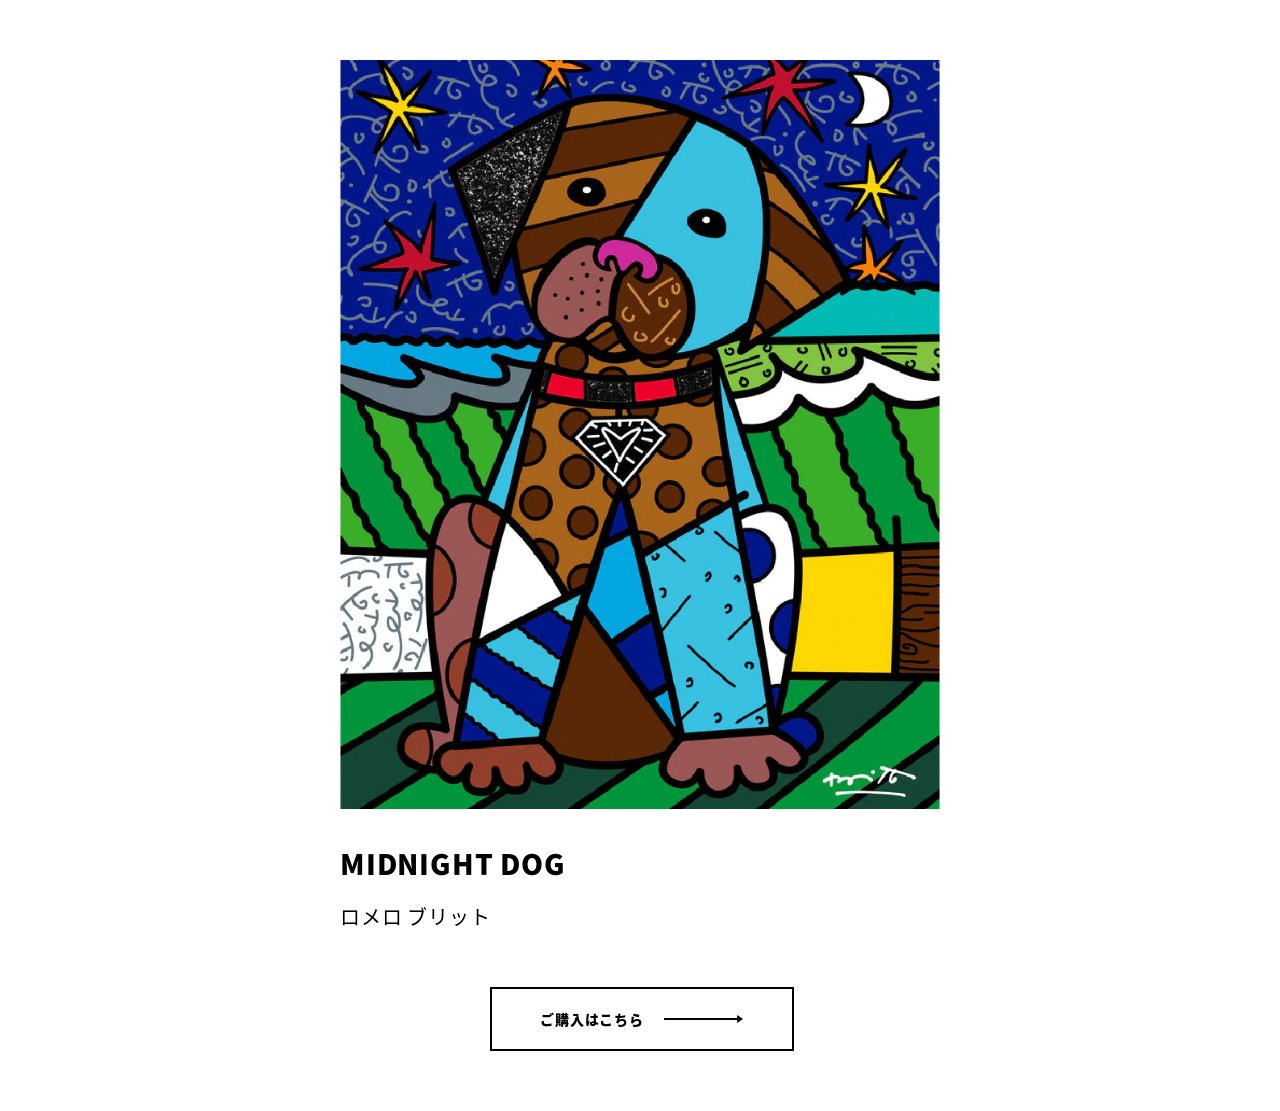
<file: 68.html>
<!DOCTYPE html><html lang="ja" dir="ltr"><head>
  <meta charset="UTF-8">
  <meta http-equiv="X-UA-Compatible" content="IE=edge">
	
  <script type="text/javascript">
    if ( navigator.userAgent.indexOf('iPhone') > 0 || navigator.userAgent.indexOf('iPod') > 0 || (navigator.userAgent.indexOf('Android') > 0 && navigator.userAgent.indexOf('Mobile') > 0) ) {
        //iPhone、iPod、Androidモバイル端末の設定
        document.write('<meta name="viewport" content="width=device-width, initial-scale=1.0">');
    }else{
        //それ以外の端末（PC、iPadなど）の設定
        document.write('');
    }
  </script>
  <meta name="format-detection" content="telephone=no">
  <meta name="keywords" content="アート,ロメロ ブリット">
  <meta name="description" content="アートのチカラで世界に希望を！当社のアーティスト" ロメロ="" ブリット"をはじめとした、“愛や希望、思いやりと楽天主義”="" に溢れる作品に接していただき、日本からアートを通じ、“愛と勇気と希望”を多くの皆様に伝えてまいります。"="">
  <meta name="format-detection" content="telephone=no">
  <meta name="author" content="HOPE BEAR Inc.">
  <!-- OGP -->
  <meta name="twitter:card" content="summary_large_image">
  <meta name="twitter:site" content="https://hopebearinc.com/">
  <meta name="twitter:image" content="https://hopebearinc.com/wp-content/themes/eTheme/ogp.png">
  <meta property="og:site_name" content="HOPE BEAR Inc.">
  <meta property="og:title" content="HOPE BEAR Inc.">
  <meta property="og:description" content="アートのチカラで世界に希望を！当社のアーティスト" ロメロ="" ブリット"をはじめとした、“愛や希望、思いやりと楽天主義”="" に溢れる作品に接していただき、日本からアートを通じ、“愛と勇気と希望”を多くの皆様に伝えてまいります。"="">
  <meta property="og:type" content="website">
  <meta property="og:url" content="https://hopebearinc.com/">
  <meta property="og:image" content="images/ogp.png">
  <!-- /OGP -->
  <link rel="canonical" href="https://hopebearinc.com/">
  <link rel="icon" type="image/x-icon" href="images/favicon.ico">
  <link rel="apple-touch-icon" sizes="180x180" href="https://hopebearinc.com/wp-content/themes/eTheme/apple-touch-icon.png">
  <link rel="stylesheet" type="text/css" href="css/fonts_1.css">
  <link rel="stylesheet" type="text/css" href="css/reset_1.css">
  <link rel="stylesheet" type="text/css" href="css/common_1.css">
  <link rel="stylesheet" type="text/css" href="css/pc_1.css">
  <link rel="stylesheet" type="text/css" href="css/common_sp_1.css">
  <link rel="stylesheet" type="text/css" href="css/sp_1.css">
  <link rel="stylesheet" type="text/css" href="css/swiper-bundle.min_1.css">
  <script src="js/jquery-1.12.4.min.js" type="text/javascript"></script>
  <script src="js/common.js" type="text/javascript"></script>
  	<style>img:is([sizes="auto" i], [sizes^="auto," i]) { contain-intrinsic-size: 3000px 1500px }</style>
	
		<!-- All in One SEO 4.8.1.1 - aioseo.com -->
		<title>MIDNIGHT DOG ｜ ホープベアー株式会社（Hope Bear Inc.）</title>
	<meta name="robots" content="max-image-preview:large">
	<link rel="canonical" href="https://hopebearinc.com/works/68/">
	<meta name="generator" content="All in One SEO (AIOSEO) 4.8.1.1">
		<meta property="og:locale" content="ja_JP">
		<meta property="og:site_name" content="ホープベアー株式会社（Hope Bear Inc.） ｜">
		<meta property="og:type" content="article">
		<meta property="og:title" content="MIDNIGHT DOG ｜ ホープベアー株式会社（Hope Bear Inc.）">
		<meta property="og:url" content="https://hopebearinc.com/works/68/">
		<meta property="article:published_time" content="2022-05-31T00:37:27+00:00">
		<meta property="article:modified_time" content="2022-06-07T13:47:12+00:00">
		<meta name="twitter:card" content="summary">
		<meta name="twitter:title" content="MIDNIGHT DOG ｜ ホープベアー株式会社（Hope Bear Inc.）">
		<script type="application/ld+json" class="aioseo-schema">
			{"@context":"https:\/\/schema.org","@graph":[{"@type":"BreadcrumbList","@id":"https:\/\/hopebearinc.com\/works\/68\/#breadcrumblist","itemListElement":[{"@type":"ListItem","@id":"https:\/\/hopebearinc.com\/#listItem","position":1,"name":"\u5bb6","item":"https:\/\/hopebearinc.com\/","nextItem":{"@type":"ListItem","@id":"https:\/\/hopebearinc.com\/works\/68\/#listItem","name":"MIDNIGHT DOG"}},{"@type":"ListItem","@id":"https:\/\/hopebearinc.com\/works\/68\/#listItem","position":2,"name":"MIDNIGHT DOG","previousItem":{"@type":"ListItem","@id":"https:\/\/hopebearinc.com\/#listItem","name":"\u5bb6"}}]},{"@type":"Organization","@id":"https:\/\/hopebearinc.com\/#organization","name":"\u30db\u30fc\u30d7\u30d9\u30a2\u30fc\u682a\u5f0f\u4f1a\u793e\uff08Hope Bear Inc.\uff09","url":"https:\/\/hopebearinc.com\/"},{"@type":"WebPage","@id":"https:\/\/hopebearinc.com\/works\/68\/#webpage","url":"https:\/\/hopebearinc.com\/works\/68\/","name":"MIDNIGHT DOG \uff5c \u30db\u30fc\u30d7\u30d9\u30a2\u30fc\u682a\u5f0f\u4f1a\u793e\uff08Hope Bear Inc.\uff09","inLanguage":"ja","isPartOf":{"@id":"https:\/\/hopebearinc.com\/#website"},"breadcrumb":{"@id":"https:\/\/hopebearinc.com\/works\/68\/#breadcrumblist"},"datePublished":"2022-05-31T09:37:27+09:00","dateModified":"2022-06-07T22:47:12+09:00"},{"@type":"WebSite","@id":"https:\/\/hopebearinc.com\/#website","url":"https:\/\/hopebearinc.com\/","name":"\u30db\u30fc\u30d7\u30d9\u30a2\u30fc\u682a\u5f0f\u4f1a\u793e\uff08Hope Bear Inc.\uff09","inLanguage":"ja","publisher":{"@id":"https:\/\/hopebearinc.com\/#organization"}}]}
		</script>
		<!-- All in One SEO -->

<link rel="dns-prefetch" href="//www.googletagmanager.com">
<script type="text/javascript">
/* <![CDATA[ */
window._wpemojiSettings = {"baseUrl":"https:\/\/s.w.org\/images\/core\/emoji\/15.1.0\/72x72\/","ext":".png","svgUrl":"https:\/\/s.w.org\/images\/core\/emoji\/15.1.0\/svg\/","svgExt":".svg","source":{"concatemoji":"https:\/\/hopebearinc.com\/wp-includes\/js\/wp-emoji-release.min.js?ver=6.8.1"}};
/*! This file is auto-generated */
!function(i,n){var o,s,e;function c(e){try{var t={supportTests:e,timestamp:(new Date).valueOf()};sessionStorage.setItem(o,JSON.stringify(t))}catch(e){}}function p(e,t,n){e.clearRect(0,0,e.canvas.width,e.canvas.height),e.fillText(t,0,0);var t=new Uint32Array(e.getImageData(0,0,e.canvas.width,e.canvas.height).data),r=(e.clearRect(0,0,e.canvas.width,e.canvas.height),e.fillText(n,0,0),new Uint32Array(e.getImageData(0,0,e.canvas.width,e.canvas.height).data));return t.every(function(e,t){return e===r[t]})}function u(e,t,n){switch(t){case"flag":return n(e,"\ud83c\udff3\ufe0f\u200d\u26a7\ufe0f","\ud83c\udff3\ufe0f\u200b\u26a7\ufe0f")?!1:!n(e,"\ud83c\uddfa\ud83c\uddf3","\ud83c\uddfa\u200b\ud83c\uddf3")&&!n(e,"\ud83c\udff4\udb40\udc67\udb40\udc62\udb40\udc65\udb40\udc6e\udb40\udc67\udb40\udc7f","\ud83c\udff4\u200b\udb40\udc67\u200b\udb40\udc62\u200b\udb40\udc65\u200b\udb40\udc6e\u200b\udb40\udc67\u200b\udb40\udc7f");case"emoji":return!n(e,"\ud83d\udc26\u200d\ud83d\udd25","\ud83d\udc26\u200b\ud83d\udd25")}return!1}function f(e,t,n){var r="undefined"!=typeof WorkerGlobalScope&&self instanceof WorkerGlobalScope?new OffscreenCanvas(300,150):i.createElement("canvas"),a=r.getContext("2d",{willReadFrequently:!0}),o=(a.textBaseline="top",a.font="600 32px Arial",{});return e.forEach(function(e){o[e]=t(a,e,n)}),o}function t(e){var t=i.createElement("script");t.src=e,t.defer=!0,i.head.appendChild(t)}"undefined"!=typeof Promise&&(o="wpEmojiSettingsSupports",s=["flag","emoji"],n.supports={everything:!0,everythingExceptFlag:!0},e=new Promise(function(e){i.addEventListener("DOMContentLoaded",e,{once:!0})}),new Promise(function(t){var n=function(){try{var e=JSON.parse(sessionStorage.getItem(o));if("object"==typeof e&&"number"==typeof e.timestamp&&(new Date).valueOf()<e.timestamp+604800&&"object"==typeof e.supportTests)return e.supportTests}catch(e){}return null}();if(!n){if("undefined"!=typeof Worker&&"undefined"!=typeof OffscreenCanvas&&"undefined"!=typeof URL&&URL.createObjectURL&&"undefined"!=typeof Blob)try{var e="postMessage("+f.toString()+"("+[JSON.stringify(s),u.toString(),p.toString()].join(",")+"));",r=new Blob([e],{type:"text/javascript"}),a=new Worker(URL.createObjectURL(r),{name:"wpTestEmojiSupports"});return void(a.onmessage=function(e){c(n=e.data),a.terminate(),t(n)})}catch(e){}c(n=f(s,u,p))}t(n)}).then(function(e){for(var t in e)n.supports[t]=e[t],n.supports.everything=n.supports.everything&&n.supports[t],"flag"!==t&&(n.supports.everythingExceptFlag=n.supports.everythingExceptFlag&&n.supports[t]);n.supports.everythingExceptFlag=n.supports.everythingExceptFlag&&!n.supports.flag,n.DOMReady=!1,n.readyCallback=function(){n.DOMReady=!0}}).then(function(){return e}).then(function(){var e;n.supports.everything||(n.readyCallback(),(e=n.source||{}).concatemoji?t(e.concatemoji):e.wpemoji&&e.twemoji&&(t(e.twemoji),t(e.wpemoji)))}))}((window,document),window._wpemojiSettings);
/* ]]> */
</script>
<style id="wp-emoji-styles-inline-css" type="text/css">

	img.wp-smiley, img.emoji {
		display: inline !important;
		border: none !important;
		box-shadow: none !important;
		height: 1em !important;
		width: 1em !important;
		margin: 0 0.07em !important;
		vertical-align: -0.1em !important;
		background: none !important;
		padding: 0 !important;
	}
</style>
<link rel="stylesheet" id="wp-block-library-css" href="css/style.min.css" type="text/css" media="all">
<style id="classic-theme-styles-inline-css" type="text/css">
/*! This file is auto-generated */
.wp-block-button__link{color:#fff;background-color:#32373c;border-radius:9999px;box-shadow:none;text-decoration:none;padding:calc(.667em + 2px) calc(1.333em + 2px);font-size:1.125em}.wp-block-file__button{background:#32373c;color:#fff;text-decoration:none}
</style>
<style id="global-styles-inline-css" type="text/css">
:root{--wp--preset--aspect-ratio--square: 1;--wp--preset--aspect-ratio--4-3: 4/3;--wp--preset--aspect-ratio--3-4: 3/4;--wp--preset--aspect-ratio--3-2: 3/2;--wp--preset--aspect-ratio--2-3: 2/3;--wp--preset--aspect-ratio--16-9: 16/9;--wp--preset--aspect-ratio--9-16: 9/16;--wp--preset--color--black: #000000;--wp--preset--color--cyan-bluish-gray: #abb8c3;--wp--preset--color--white: #ffffff;--wp--preset--color--pale-pink: #f78da7;--wp--preset--color--vivid-red: #cf2e2e;--wp--preset--color--luminous-vivid-orange: #ff6900;--wp--preset--color--luminous-vivid-amber: #fcb900;--wp--preset--color--light-green-cyan: #7bdcb5;--wp--preset--color--vivid-green-cyan: #00d084;--wp--preset--color--pale-cyan-blue: #8ed1fc;--wp--preset--color--vivid-cyan-blue: #0693e3;--wp--preset--color--vivid-purple: #9b51e0;--wp--preset--gradient--vivid-cyan-blue-to-vivid-purple: linear-gradient(135deg,rgba(6,147,227,1) 0%,rgb(155,81,224) 100%);--wp--preset--gradient--light-green-cyan-to-vivid-green-cyan: linear-gradient(135deg,rgb(122,220,180) 0%,rgb(0,208,130) 100%);--wp--preset--gradient--luminous-vivid-amber-to-luminous-vivid-orange: linear-gradient(135deg,rgba(252,185,0,1) 0%,rgba(255,105,0,1) 100%);--wp--preset--gradient--luminous-vivid-orange-to-vivid-red: linear-gradient(135deg,rgba(255,105,0,1) 0%,rgb(207,46,46) 100%);--wp--preset--gradient--very-light-gray-to-cyan-bluish-gray: linear-gradient(135deg,rgb(238,238,238) 0%,rgb(169,184,195) 100%);--wp--preset--gradient--cool-to-warm-spectrum: linear-gradient(135deg,rgb(74,234,220) 0%,rgb(151,120,209) 20%,rgb(207,42,186) 40%,rgb(238,44,130) 60%,rgb(251,105,98) 80%,rgb(254,248,76) 100%);--wp--preset--gradient--blush-light-purple: linear-gradient(135deg,rgb(255,206,236) 0%,rgb(152,150,240) 100%);--wp--preset--gradient--blush-bordeaux: linear-gradient(135deg,rgb(254,205,165) 0%,rgb(254,45,45) 50%,rgb(107,0,62) 100%);--wp--preset--gradient--luminous-dusk: linear-gradient(135deg,rgb(255,203,112) 0%,rgb(199,81,192) 50%,rgb(65,88,208) 100%);--wp--preset--gradient--pale-ocean: linear-gradient(135deg,rgb(255,245,203) 0%,rgb(182,227,212) 50%,rgb(51,167,181) 100%);--wp--preset--gradient--electric-grass: linear-gradient(135deg,rgb(202,248,128) 0%,rgb(113,206,126) 100%);--wp--preset--gradient--midnight: linear-gradient(135deg,rgb(2,3,129) 0%,rgb(40,116,252) 100%);--wp--preset--font-size--small: 13px;--wp--preset--font-size--medium: 20px;--wp--preset--font-size--large: 36px;--wp--preset--font-size--x-large: 42px;--wp--preset--spacing--20: 0.44rem;--wp--preset--spacing--30: 0.67rem;--wp--preset--spacing--40: 1rem;--wp--preset--spacing--50: 1.5rem;--wp--preset--spacing--60: 2.25rem;--wp--preset--spacing--70: 3.38rem;--wp--preset--spacing--80: 5.06rem;--wp--preset--shadow--natural: 6px 6px 9px rgba(0, 0, 0, 0.2);--wp--preset--shadow--deep: 12px 12px 50px rgba(0, 0, 0, 0.4);--wp--preset--shadow--sharp: 6px 6px 0px rgba(0, 0, 0, 0.2);--wp--preset--shadow--outlined: 6px 6px 0px -3px rgba(255, 255, 255, 1), 6px 6px rgba(0, 0, 0, 1);--wp--preset--shadow--crisp: 6px 6px 0px rgba(0, 0, 0, 1);}:where(.is-layout-flex){gap: 0.5em;}:where(.is-layout-grid){gap: 0.5em;}body .is-layout-flex{display: flex;}.is-layout-flex{flex-wrap: wrap;align-items: center;}.is-layout-flex > :is(*, div){margin: 0;}body .is-layout-grid{display: grid;}.is-layout-grid > :is(*, div){margin: 0;}:where(.wp-block-columns.is-layout-flex){gap: 2em;}:where(.wp-block-columns.is-layout-grid){gap: 2em;}:where(.wp-block-post-template.is-layout-flex){gap: 1.25em;}:where(.wp-block-post-template.is-layout-grid){gap: 1.25em;}.has-black-color{color: var(--wp--preset--color--black) !important;}.has-cyan-bluish-gray-color{color: var(--wp--preset--color--cyan-bluish-gray) !important;}.has-white-color{color: var(--wp--preset--color--white) !important;}.has-pale-pink-color{color: var(--wp--preset--color--pale-pink) !important;}.has-vivid-red-color{color: var(--wp--preset--color--vivid-red) !important;}.has-luminous-vivid-orange-color{color: var(--wp--preset--color--luminous-vivid-orange) !important;}.has-luminous-vivid-amber-color{color: var(--wp--preset--color--luminous-vivid-amber) !important;}.has-light-green-cyan-color{color: var(--wp--preset--color--light-green-cyan) !important;}.has-vivid-green-cyan-color{color: var(--wp--preset--color--vivid-green-cyan) !important;}.has-pale-cyan-blue-color{color: var(--wp--preset--color--pale-cyan-blue) !important;}.has-vivid-cyan-blue-color{color: var(--wp--preset--color--vivid-cyan-blue) !important;}.has-vivid-purple-color{color: var(--wp--preset--color--vivid-purple) !important;}.has-black-background-color{background-color: var(--wp--preset--color--black) !important;}.has-cyan-bluish-gray-background-color{background-color: var(--wp--preset--color--cyan-bluish-gray) !important;}.has-white-background-color{background-color: var(--wp--preset--color--white) !important;}.has-pale-pink-background-color{background-color: var(--wp--preset--color--pale-pink) !important;}.has-vivid-red-background-color{background-color: var(--wp--preset--color--vivid-red) !important;}.has-luminous-vivid-orange-background-color{background-color: var(--wp--preset--color--luminous-vivid-orange) !important;}.has-luminous-vivid-amber-background-color{background-color: var(--wp--preset--color--luminous-vivid-amber) !important;}.has-light-green-cyan-background-color{background-color: var(--wp--preset--color--light-green-cyan) !important;}.has-vivid-green-cyan-background-color{background-color: var(--wp--preset--color--vivid-green-cyan) !important;}.has-pale-cyan-blue-background-color{background-color: var(--wp--preset--color--pale-cyan-blue) !important;}.has-vivid-cyan-blue-background-color{background-color: var(--wp--preset--color--vivid-cyan-blue) !important;}.has-vivid-purple-background-color{background-color: var(--wp--preset--color--vivid-purple) !important;}.has-black-border-color{border-color: var(--wp--preset--color--black) !important;}.has-cyan-bluish-gray-border-color{border-color: var(--wp--preset--color--cyan-bluish-gray) !important;}.has-white-border-color{border-color: var(--wp--preset--color--white) !important;}.has-pale-pink-border-color{border-color: var(--wp--preset--color--pale-pink) !important;}.has-vivid-red-border-color{border-color: var(--wp--preset--color--vivid-red) !important;}.has-luminous-vivid-orange-border-color{border-color: var(--wp--preset--color--luminous-vivid-orange) !important;}.has-luminous-vivid-amber-border-color{border-color: var(--wp--preset--color--luminous-vivid-amber) !important;}.has-light-green-cyan-border-color{border-color: var(--wp--preset--color--light-green-cyan) !important;}.has-vivid-green-cyan-border-color{border-color: var(--wp--preset--color--vivid-green-cyan) !important;}.has-pale-cyan-blue-border-color{border-color: var(--wp--preset--color--pale-cyan-blue) !important;}.has-vivid-cyan-blue-border-color{border-color: var(--wp--preset--color--vivid-cyan-blue) !important;}.has-vivid-purple-border-color{border-color: var(--wp--preset--color--vivid-purple) !important;}.has-vivid-cyan-blue-to-vivid-purple-gradient-background{background: var(--wp--preset--gradient--vivid-cyan-blue-to-vivid-purple) !important;}.has-light-green-cyan-to-vivid-green-cyan-gradient-background{background: var(--wp--preset--gradient--light-green-cyan-to-vivid-green-cyan) !important;}.has-luminous-vivid-amber-to-luminous-vivid-orange-gradient-background{background: var(--wp--preset--gradient--luminous-vivid-amber-to-luminous-vivid-orange) !important;}.has-luminous-vivid-orange-to-vivid-red-gradient-background{background: var(--wp--preset--gradient--luminous-vivid-orange-to-vivid-red) !important;}.has-very-light-gray-to-cyan-bluish-gray-gradient-background{background: var(--wp--preset--gradient--very-light-gray-to-cyan-bluish-gray) !important;}.has-cool-to-warm-spectrum-gradient-background{background: var(--wp--preset--gradient--cool-to-warm-spectrum) !important;}.has-blush-light-purple-gradient-background{background: var(--wp--preset--gradient--blush-light-purple) !important;}.has-blush-bordeaux-gradient-background{background: var(--wp--preset--gradient--blush-bordeaux) !important;}.has-luminous-dusk-gradient-background{background: var(--wp--preset--gradient--luminous-dusk) !important;}.has-pale-ocean-gradient-background{background: var(--wp--preset--gradient--pale-ocean) !important;}.has-electric-grass-gradient-background{background: var(--wp--preset--gradient--electric-grass) !important;}.has-midnight-gradient-background{background: var(--wp--preset--gradient--midnight) !important;}.has-small-font-size{font-size: var(--wp--preset--font-size--small) !important;}.has-medium-font-size{font-size: var(--wp--preset--font-size--medium) !important;}.has-large-font-size{font-size: var(--wp--preset--font-size--large) !important;}.has-x-large-font-size{font-size: var(--wp--preset--font-size--x-large) !important;}
:where(.wp-block-post-template.is-layout-flex){gap: 1.25em;}:where(.wp-block-post-template.is-layout-grid){gap: 1.25em;}
:where(.wp-block-columns.is-layout-flex){gap: 2em;}:where(.wp-block-columns.is-layout-grid){gap: 2em;}
:root :where(.wp-block-pullquote){font-size: 1.5em;line-height: 1.6;}
</style>
<link rel="https://api.w.org/" href="https://hopebearinc.com/wp-json/"><link rel="EditURI" type="application/rsd+xml" title="RSD" href="https://hopebearinc.com/xmlrpc.php?rsd">
<meta name="generator" content="WordPress 6.8.1">
<link rel="shortlink" href="https://hopebearinc.com/?p=68">
<link rel="alternate" title="oEmbed (JSON)" type="application/json+oembed" href="https://hopebearinc.com/wp-json/oembed/1.0/embed?url=https%3A%2F%2Fhopebearinc.com%2Fworks%2F68%2F">
<link rel="alternate" title="oEmbed (XML)" type="text/xml+oembed" href="https://hopebearinc.com/wp-json/oembed/1.0/embed?url=https%3A%2F%2Fhopebearinc.com%2Fworks%2F68%2F&format=xml">
<meta name="generator" content="Site Kit by Google 1.151.0"></head>

<body>
<main id="works_detail">
  <article>
    <figure>
      <img loading="lazy" src="images/MIDNIGHT-DOG.jpg" alt="MIDNIGHT DOG">
    </figure>
    <figcaption>
      <h1>MIDNIGHT DOG</h1>
      <p class="name">ロメロ ブリット</p>
										    </figcaption>
    <p class="btn"><a href="https://hopebear.shop/products/midnight-dog" target="_blank" class="alpha"><span>ご購入はこちら</span><img loading="lazy" src="images/arrow.svg" alt="→"></a></p>
  </article>
	
</main>



</body></html>
</file>
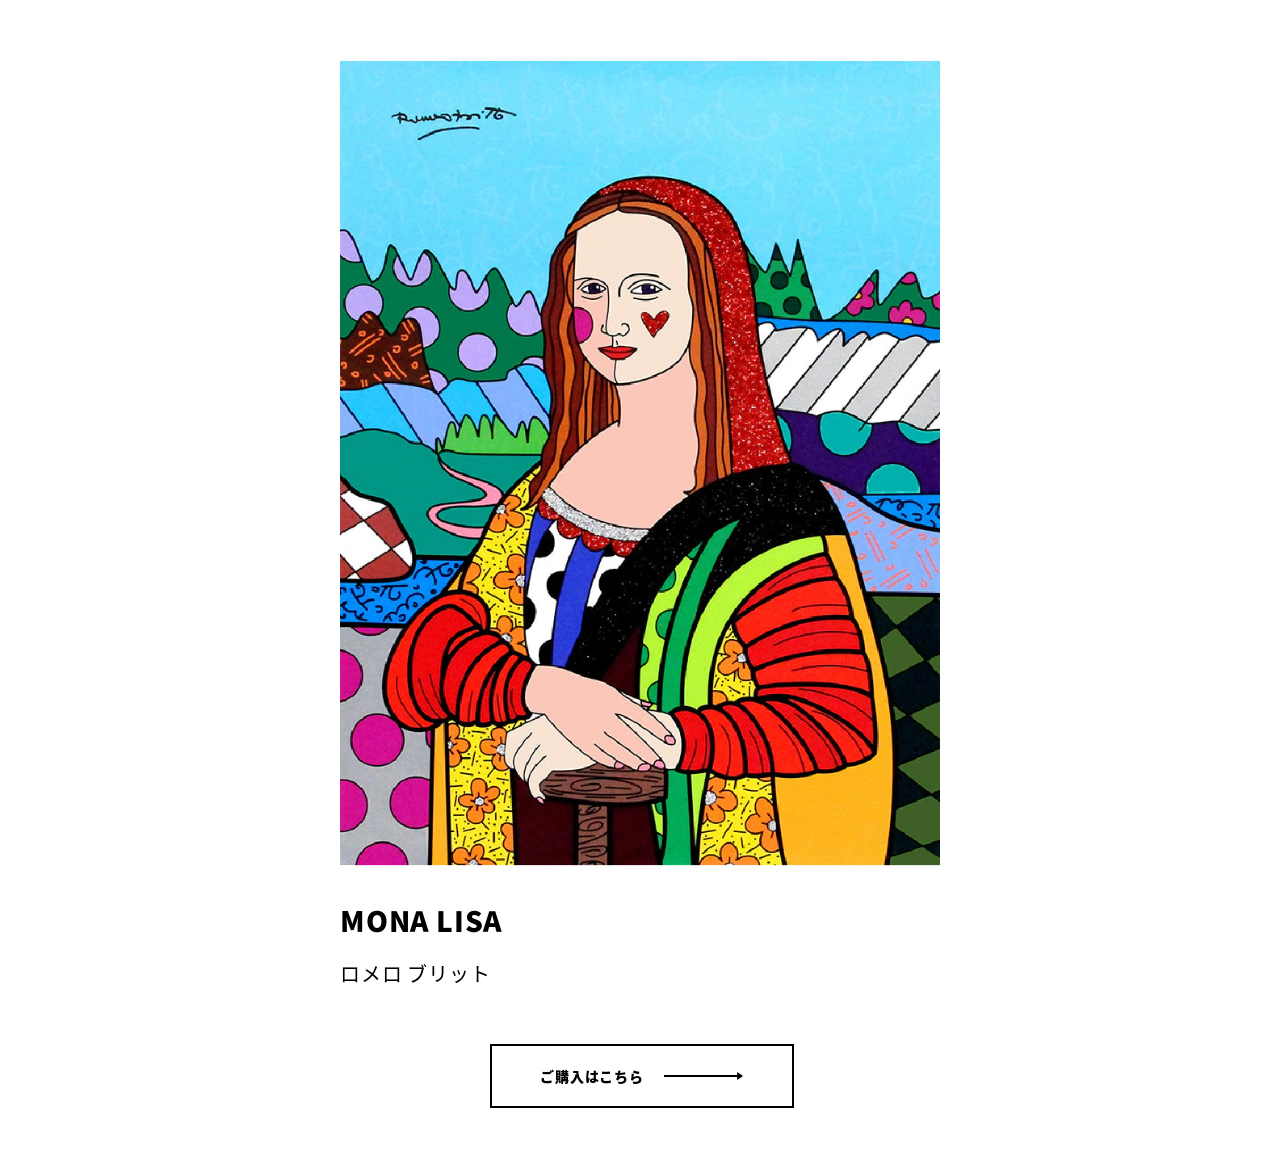
<file: 69.html>
<!DOCTYPE html><html lang="ja" dir="ltr"><head>
  <meta charset="UTF-8">
  <meta http-equiv="X-UA-Compatible" content="IE=edge">
	
  <script type="text/javascript">
    if ( navigator.userAgent.indexOf('iPhone') > 0 || navigator.userAgent.indexOf('iPod') > 0 || (navigator.userAgent.indexOf('Android') > 0 && navigator.userAgent.indexOf('Mobile') > 0) ) {
        //iPhone、iPod、Androidモバイル端末の設定
        document.write('<meta name="viewport" content="width=device-width, initial-scale=1.0">');
    }else{
        //それ以外の端末（PC、iPadなど）の設定
        document.write('');
    }
  </script>
  <meta name="format-detection" content="telephone=no">
  <meta name="keywords" content="アート,ロメロ ブリット">
  <meta name="description" content="アートのチカラで世界に希望を！当社のアーティスト" ロメロ="" ブリット"をはじめとした、“愛や希望、思いやりと楽天主義”="" に溢れる作品に接していただき、日本からアートを通じ、“愛と勇気と希望”を多くの皆様に伝えてまいります。"="">
  <meta name="format-detection" content="telephone=no">
  <meta name="author" content="HOPE BEAR Inc.">
  <!-- OGP -->
  <meta name="twitter:card" content="summary_large_image">
  <meta name="twitter:site" content="https://hopebearinc.com/">
  <meta name="twitter:image" content="https://hopebearinc.com/wp-content/themes/eTheme/ogp.png">
  <meta property="og:site_name" content="HOPE BEAR Inc.">
  <meta property="og:title" content="HOPE BEAR Inc.">
  <meta property="og:description" content="アートのチカラで世界に希望を！当社のアーティスト" ロメロ="" ブリット"をはじめとした、“愛や希望、思いやりと楽天主義”="" に溢れる作品に接していただき、日本からアートを通じ、“愛と勇気と希望”を多くの皆様に伝えてまいります。"="">
  <meta property="og:type" content="website">
  <meta property="og:url" content="https://hopebearinc.com/">
  <meta property="og:image" content="images/ogp.png">
  <!-- /OGP -->
  <link rel="canonical" href="https://hopebearinc.com/">
  <link rel="icon" type="image/x-icon" href="images/favicon.ico">
  <link rel="apple-touch-icon" sizes="180x180" href="https://hopebearinc.com/wp-content/themes/eTheme/apple-touch-icon.png">
  <link rel="stylesheet" type="text/css" href="css/fonts_1.css">
  <link rel="stylesheet" type="text/css" href="css/reset_1.css">
  <link rel="stylesheet" type="text/css" href="css/common_1.css">
  <link rel="stylesheet" type="text/css" href="css/pc_1.css">
  <link rel="stylesheet" type="text/css" href="css/common_sp_1.css">
  <link rel="stylesheet" type="text/css" href="css/sp_1.css">
  <link rel="stylesheet" type="text/css" href="css/swiper-bundle.min_1.css">
  <script src="js/jquery-1.12.4.min.js" type="text/javascript"></script>
  <script src="js/common.js" type="text/javascript"></script>
  	<style>img:is([sizes="auto" i], [sizes^="auto," i]) { contain-intrinsic-size: 3000px 1500px }</style>
	
		<!-- All in One SEO 4.8.1.1 - aioseo.com -->
		<title>MONA LISA ｜ ホープベアー株式会社（Hope Bear Inc.）</title>
	<meta name="robots" content="max-image-preview:large">
	<link rel="canonical" href="https://hopebearinc.com/works/69/">
	<meta name="generator" content="All in One SEO (AIOSEO) 4.8.1.1">
		<meta property="og:locale" content="ja_JP">
		<meta property="og:site_name" content="ホープベアー株式会社（Hope Bear Inc.） ｜">
		<meta property="og:type" content="article">
		<meta property="og:title" content="MONA LISA ｜ ホープベアー株式会社（Hope Bear Inc.）">
		<meta property="og:url" content="https://hopebearinc.com/works/69/">
		<meta property="article:published_time" content="2022-05-31T00:37:33+00:00">
		<meta property="article:modified_time" content="2022-06-07T13:47:08+00:00">
		<meta name="twitter:card" content="summary">
		<meta name="twitter:title" content="MONA LISA ｜ ホープベアー株式会社（Hope Bear Inc.）">
		<script type="application/ld+json" class="aioseo-schema">
			{"@context":"https:\/\/schema.org","@graph":[{"@type":"BreadcrumbList","@id":"https:\/\/hopebearinc.com\/works\/69\/#breadcrumblist","itemListElement":[{"@type":"ListItem","@id":"https:\/\/hopebearinc.com\/#listItem","position":1,"name":"\u5bb6","item":"https:\/\/hopebearinc.com\/","nextItem":{"@type":"ListItem","@id":"https:\/\/hopebearinc.com\/works\/69\/#listItem","name":"MONA LISA"}},{"@type":"ListItem","@id":"https:\/\/hopebearinc.com\/works\/69\/#listItem","position":2,"name":"MONA LISA","previousItem":{"@type":"ListItem","@id":"https:\/\/hopebearinc.com\/#listItem","name":"\u5bb6"}}]},{"@type":"Organization","@id":"https:\/\/hopebearinc.com\/#organization","name":"\u30db\u30fc\u30d7\u30d9\u30a2\u30fc\u682a\u5f0f\u4f1a\u793e\uff08Hope Bear Inc.\uff09","url":"https:\/\/hopebearinc.com\/"},{"@type":"WebPage","@id":"https:\/\/hopebearinc.com\/works\/69\/#webpage","url":"https:\/\/hopebearinc.com\/works\/69\/","name":"MONA LISA \uff5c \u30db\u30fc\u30d7\u30d9\u30a2\u30fc\u682a\u5f0f\u4f1a\u793e\uff08Hope Bear Inc.\uff09","inLanguage":"ja","isPartOf":{"@id":"https:\/\/hopebearinc.com\/#website"},"breadcrumb":{"@id":"https:\/\/hopebearinc.com\/works\/69\/#breadcrumblist"},"datePublished":"2022-05-31T09:37:33+09:00","dateModified":"2022-06-07T22:47:08+09:00"},{"@type":"WebSite","@id":"https:\/\/hopebearinc.com\/#website","url":"https:\/\/hopebearinc.com\/","name":"\u30db\u30fc\u30d7\u30d9\u30a2\u30fc\u682a\u5f0f\u4f1a\u793e\uff08Hope Bear Inc.\uff09","inLanguage":"ja","publisher":{"@id":"https:\/\/hopebearinc.com\/#organization"}}]}
		</script>
		<!-- All in One SEO -->

<link rel="dns-prefetch" href="//www.googletagmanager.com">
<script type="text/javascript">
/* <![CDATA[ */
window._wpemojiSettings = {"baseUrl":"https:\/\/s.w.org\/images\/core\/emoji\/15.1.0\/72x72\/","ext":".png","svgUrl":"https:\/\/s.w.org\/images\/core\/emoji\/15.1.0\/svg\/","svgExt":".svg","source":{"concatemoji":"https:\/\/hopebearinc.com\/wp-includes\/js\/wp-emoji-release.min.js?ver=6.8.1"}};
/*! This file is auto-generated */
!function(i,n){var o,s,e;function c(e){try{var t={supportTests:e,timestamp:(new Date).valueOf()};sessionStorage.setItem(o,JSON.stringify(t))}catch(e){}}function p(e,t,n){e.clearRect(0,0,e.canvas.width,e.canvas.height),e.fillText(t,0,0);var t=new Uint32Array(e.getImageData(0,0,e.canvas.width,e.canvas.height).data),r=(e.clearRect(0,0,e.canvas.width,e.canvas.height),e.fillText(n,0,0),new Uint32Array(e.getImageData(0,0,e.canvas.width,e.canvas.height).data));return t.every(function(e,t){return e===r[t]})}function u(e,t,n){switch(t){case"flag":return n(e,"\ud83c\udff3\ufe0f\u200d\u26a7\ufe0f","\ud83c\udff3\ufe0f\u200b\u26a7\ufe0f")?!1:!n(e,"\ud83c\uddfa\ud83c\uddf3","\ud83c\uddfa\u200b\ud83c\uddf3")&&!n(e,"\ud83c\udff4\udb40\udc67\udb40\udc62\udb40\udc65\udb40\udc6e\udb40\udc67\udb40\udc7f","\ud83c\udff4\u200b\udb40\udc67\u200b\udb40\udc62\u200b\udb40\udc65\u200b\udb40\udc6e\u200b\udb40\udc67\u200b\udb40\udc7f");case"emoji":return!n(e,"\ud83d\udc26\u200d\ud83d\udd25","\ud83d\udc26\u200b\ud83d\udd25")}return!1}function f(e,t,n){var r="undefined"!=typeof WorkerGlobalScope&&self instanceof WorkerGlobalScope?new OffscreenCanvas(300,150):i.createElement("canvas"),a=r.getContext("2d",{willReadFrequently:!0}),o=(a.textBaseline="top",a.font="600 32px Arial",{});return e.forEach(function(e){o[e]=t(a,e,n)}),o}function t(e){var t=i.createElement("script");t.src=e,t.defer=!0,i.head.appendChild(t)}"undefined"!=typeof Promise&&(o="wpEmojiSettingsSupports",s=["flag","emoji"],n.supports={everything:!0,everythingExceptFlag:!0},e=new Promise(function(e){i.addEventListener("DOMContentLoaded",e,{once:!0})}),new Promise(function(t){var n=function(){try{var e=JSON.parse(sessionStorage.getItem(o));if("object"==typeof e&&"number"==typeof e.timestamp&&(new Date).valueOf()<e.timestamp+604800&&"object"==typeof e.supportTests)return e.supportTests}catch(e){}return null}();if(!n){if("undefined"!=typeof Worker&&"undefined"!=typeof OffscreenCanvas&&"undefined"!=typeof URL&&URL.createObjectURL&&"undefined"!=typeof Blob)try{var e="postMessage("+f.toString()+"("+[JSON.stringify(s),u.toString(),p.toString()].join(",")+"));",r=new Blob([e],{type:"text/javascript"}),a=new Worker(URL.createObjectURL(r),{name:"wpTestEmojiSupports"});return void(a.onmessage=function(e){c(n=e.data),a.terminate(),t(n)})}catch(e){}c(n=f(s,u,p))}t(n)}).then(function(e){for(var t in e)n.supports[t]=e[t],n.supports.everything=n.supports.everything&&n.supports[t],"flag"!==t&&(n.supports.everythingExceptFlag=n.supports.everythingExceptFlag&&n.supports[t]);n.supports.everythingExceptFlag=n.supports.everythingExceptFlag&&!n.supports.flag,n.DOMReady=!1,n.readyCallback=function(){n.DOMReady=!0}}).then(function(){return e}).then(function(){var e;n.supports.everything||(n.readyCallback(),(e=n.source||{}).concatemoji?t(e.concatemoji):e.wpemoji&&e.twemoji&&(t(e.twemoji),t(e.wpemoji)))}))}((window,document),window._wpemojiSettings);
/* ]]> */
</script>
<style id="wp-emoji-styles-inline-css" type="text/css">

	img.wp-smiley, img.emoji {
		display: inline !important;
		border: none !important;
		box-shadow: none !important;
		height: 1em !important;
		width: 1em !important;
		margin: 0 0.07em !important;
		vertical-align: -0.1em !important;
		background: none !important;
		padding: 0 !important;
	}
</style>
<link rel="stylesheet" id="wp-block-library-css" href="css/style.min.css" type="text/css" media="all">
<style id="classic-theme-styles-inline-css" type="text/css">
/*! This file is auto-generated */
.wp-block-button__link{color:#fff;background-color:#32373c;border-radius:9999px;box-shadow:none;text-decoration:none;padding:calc(.667em + 2px) calc(1.333em + 2px);font-size:1.125em}.wp-block-file__button{background:#32373c;color:#fff;text-decoration:none}
</style>
<style id="global-styles-inline-css" type="text/css">
:root{--wp--preset--aspect-ratio--square: 1;--wp--preset--aspect-ratio--4-3: 4/3;--wp--preset--aspect-ratio--3-4: 3/4;--wp--preset--aspect-ratio--3-2: 3/2;--wp--preset--aspect-ratio--2-3: 2/3;--wp--preset--aspect-ratio--16-9: 16/9;--wp--preset--aspect-ratio--9-16: 9/16;--wp--preset--color--black: #000000;--wp--preset--color--cyan-bluish-gray: #abb8c3;--wp--preset--color--white: #ffffff;--wp--preset--color--pale-pink: #f78da7;--wp--preset--color--vivid-red: #cf2e2e;--wp--preset--color--luminous-vivid-orange: #ff6900;--wp--preset--color--luminous-vivid-amber: #fcb900;--wp--preset--color--light-green-cyan: #7bdcb5;--wp--preset--color--vivid-green-cyan: #00d084;--wp--preset--color--pale-cyan-blue: #8ed1fc;--wp--preset--color--vivid-cyan-blue: #0693e3;--wp--preset--color--vivid-purple: #9b51e0;--wp--preset--gradient--vivid-cyan-blue-to-vivid-purple: linear-gradient(135deg,rgba(6,147,227,1) 0%,rgb(155,81,224) 100%);--wp--preset--gradient--light-green-cyan-to-vivid-green-cyan: linear-gradient(135deg,rgb(122,220,180) 0%,rgb(0,208,130) 100%);--wp--preset--gradient--luminous-vivid-amber-to-luminous-vivid-orange: linear-gradient(135deg,rgba(252,185,0,1) 0%,rgba(255,105,0,1) 100%);--wp--preset--gradient--luminous-vivid-orange-to-vivid-red: linear-gradient(135deg,rgba(255,105,0,1) 0%,rgb(207,46,46) 100%);--wp--preset--gradient--very-light-gray-to-cyan-bluish-gray: linear-gradient(135deg,rgb(238,238,238) 0%,rgb(169,184,195) 100%);--wp--preset--gradient--cool-to-warm-spectrum: linear-gradient(135deg,rgb(74,234,220) 0%,rgb(151,120,209) 20%,rgb(207,42,186) 40%,rgb(238,44,130) 60%,rgb(251,105,98) 80%,rgb(254,248,76) 100%);--wp--preset--gradient--blush-light-purple: linear-gradient(135deg,rgb(255,206,236) 0%,rgb(152,150,240) 100%);--wp--preset--gradient--blush-bordeaux: linear-gradient(135deg,rgb(254,205,165) 0%,rgb(254,45,45) 50%,rgb(107,0,62) 100%);--wp--preset--gradient--luminous-dusk: linear-gradient(135deg,rgb(255,203,112) 0%,rgb(199,81,192) 50%,rgb(65,88,208) 100%);--wp--preset--gradient--pale-ocean: linear-gradient(135deg,rgb(255,245,203) 0%,rgb(182,227,212) 50%,rgb(51,167,181) 100%);--wp--preset--gradient--electric-grass: linear-gradient(135deg,rgb(202,248,128) 0%,rgb(113,206,126) 100%);--wp--preset--gradient--midnight: linear-gradient(135deg,rgb(2,3,129) 0%,rgb(40,116,252) 100%);--wp--preset--font-size--small: 13px;--wp--preset--font-size--medium: 20px;--wp--preset--font-size--large: 36px;--wp--preset--font-size--x-large: 42px;--wp--preset--spacing--20: 0.44rem;--wp--preset--spacing--30: 0.67rem;--wp--preset--spacing--40: 1rem;--wp--preset--spacing--50: 1.5rem;--wp--preset--spacing--60: 2.25rem;--wp--preset--spacing--70: 3.38rem;--wp--preset--spacing--80: 5.06rem;--wp--preset--shadow--natural: 6px 6px 9px rgba(0, 0, 0, 0.2);--wp--preset--shadow--deep: 12px 12px 50px rgba(0, 0, 0, 0.4);--wp--preset--shadow--sharp: 6px 6px 0px rgba(0, 0, 0, 0.2);--wp--preset--shadow--outlined: 6px 6px 0px -3px rgba(255, 255, 255, 1), 6px 6px rgba(0, 0, 0, 1);--wp--preset--shadow--crisp: 6px 6px 0px rgba(0, 0, 0, 1);}:where(.is-layout-flex){gap: 0.5em;}:where(.is-layout-grid){gap: 0.5em;}body .is-layout-flex{display: flex;}.is-layout-flex{flex-wrap: wrap;align-items: center;}.is-layout-flex > :is(*, div){margin: 0;}body .is-layout-grid{display: grid;}.is-layout-grid > :is(*, div){margin: 0;}:where(.wp-block-columns.is-layout-flex){gap: 2em;}:where(.wp-block-columns.is-layout-grid){gap: 2em;}:where(.wp-block-post-template.is-layout-flex){gap: 1.25em;}:where(.wp-block-post-template.is-layout-grid){gap: 1.25em;}.has-black-color{color: var(--wp--preset--color--black) !important;}.has-cyan-bluish-gray-color{color: var(--wp--preset--color--cyan-bluish-gray) !important;}.has-white-color{color: var(--wp--preset--color--white) !important;}.has-pale-pink-color{color: var(--wp--preset--color--pale-pink) !important;}.has-vivid-red-color{color: var(--wp--preset--color--vivid-red) !important;}.has-luminous-vivid-orange-color{color: var(--wp--preset--color--luminous-vivid-orange) !important;}.has-luminous-vivid-amber-color{color: var(--wp--preset--color--luminous-vivid-amber) !important;}.has-light-green-cyan-color{color: var(--wp--preset--color--light-green-cyan) !important;}.has-vivid-green-cyan-color{color: var(--wp--preset--color--vivid-green-cyan) !important;}.has-pale-cyan-blue-color{color: var(--wp--preset--color--pale-cyan-blue) !important;}.has-vivid-cyan-blue-color{color: var(--wp--preset--color--vivid-cyan-blue) !important;}.has-vivid-purple-color{color: var(--wp--preset--color--vivid-purple) !important;}.has-black-background-color{background-color: var(--wp--preset--color--black) !important;}.has-cyan-bluish-gray-background-color{background-color: var(--wp--preset--color--cyan-bluish-gray) !important;}.has-white-background-color{background-color: var(--wp--preset--color--white) !important;}.has-pale-pink-background-color{background-color: var(--wp--preset--color--pale-pink) !important;}.has-vivid-red-background-color{background-color: var(--wp--preset--color--vivid-red) !important;}.has-luminous-vivid-orange-background-color{background-color: var(--wp--preset--color--luminous-vivid-orange) !important;}.has-luminous-vivid-amber-background-color{background-color: var(--wp--preset--color--luminous-vivid-amber) !important;}.has-light-green-cyan-background-color{background-color: var(--wp--preset--color--light-green-cyan) !important;}.has-vivid-green-cyan-background-color{background-color: var(--wp--preset--color--vivid-green-cyan) !important;}.has-pale-cyan-blue-background-color{background-color: var(--wp--preset--color--pale-cyan-blue) !important;}.has-vivid-cyan-blue-background-color{background-color: var(--wp--preset--color--vivid-cyan-blue) !important;}.has-vivid-purple-background-color{background-color: var(--wp--preset--color--vivid-purple) !important;}.has-black-border-color{border-color: var(--wp--preset--color--black) !important;}.has-cyan-bluish-gray-border-color{border-color: var(--wp--preset--color--cyan-bluish-gray) !important;}.has-white-border-color{border-color: var(--wp--preset--color--white) !important;}.has-pale-pink-border-color{border-color: var(--wp--preset--color--pale-pink) !important;}.has-vivid-red-border-color{border-color: var(--wp--preset--color--vivid-red) !important;}.has-luminous-vivid-orange-border-color{border-color: var(--wp--preset--color--luminous-vivid-orange) !important;}.has-luminous-vivid-amber-border-color{border-color: var(--wp--preset--color--luminous-vivid-amber) !important;}.has-light-green-cyan-border-color{border-color: var(--wp--preset--color--light-green-cyan) !important;}.has-vivid-green-cyan-border-color{border-color: var(--wp--preset--color--vivid-green-cyan) !important;}.has-pale-cyan-blue-border-color{border-color: var(--wp--preset--color--pale-cyan-blue) !important;}.has-vivid-cyan-blue-border-color{border-color: var(--wp--preset--color--vivid-cyan-blue) !important;}.has-vivid-purple-border-color{border-color: var(--wp--preset--color--vivid-purple) !important;}.has-vivid-cyan-blue-to-vivid-purple-gradient-background{background: var(--wp--preset--gradient--vivid-cyan-blue-to-vivid-purple) !important;}.has-light-green-cyan-to-vivid-green-cyan-gradient-background{background: var(--wp--preset--gradient--light-green-cyan-to-vivid-green-cyan) !important;}.has-luminous-vivid-amber-to-luminous-vivid-orange-gradient-background{background: var(--wp--preset--gradient--luminous-vivid-amber-to-luminous-vivid-orange) !important;}.has-luminous-vivid-orange-to-vivid-red-gradient-background{background: var(--wp--preset--gradient--luminous-vivid-orange-to-vivid-red) !important;}.has-very-light-gray-to-cyan-bluish-gray-gradient-background{background: var(--wp--preset--gradient--very-light-gray-to-cyan-bluish-gray) !important;}.has-cool-to-warm-spectrum-gradient-background{background: var(--wp--preset--gradient--cool-to-warm-spectrum) !important;}.has-blush-light-purple-gradient-background{background: var(--wp--preset--gradient--blush-light-purple) !important;}.has-blush-bordeaux-gradient-background{background: var(--wp--preset--gradient--blush-bordeaux) !important;}.has-luminous-dusk-gradient-background{background: var(--wp--preset--gradient--luminous-dusk) !important;}.has-pale-ocean-gradient-background{background: var(--wp--preset--gradient--pale-ocean) !important;}.has-electric-grass-gradient-background{background: var(--wp--preset--gradient--electric-grass) !important;}.has-midnight-gradient-background{background: var(--wp--preset--gradient--midnight) !important;}.has-small-font-size{font-size: var(--wp--preset--font-size--small) !important;}.has-medium-font-size{font-size: var(--wp--preset--font-size--medium) !important;}.has-large-font-size{font-size: var(--wp--preset--font-size--large) !important;}.has-x-large-font-size{font-size: var(--wp--preset--font-size--x-large) !important;}
:where(.wp-block-post-template.is-layout-flex){gap: 1.25em;}:where(.wp-block-post-template.is-layout-grid){gap: 1.25em;}
:where(.wp-block-columns.is-layout-flex){gap: 2em;}:where(.wp-block-columns.is-layout-grid){gap: 2em;}
:root :where(.wp-block-pullquote){font-size: 1.5em;line-height: 1.6;}
</style>
<link rel="https://api.w.org/" href="https://hopebearinc.com/wp-json/"><link rel="EditURI" type="application/rsd+xml" title="RSD" href="https://hopebearinc.com/xmlrpc.php?rsd">
<meta name="generator" content="WordPress 6.8.1">
<link rel="shortlink" href="https://hopebearinc.com/?p=69">
<link rel="alternate" title="oEmbed (JSON)" type="application/json+oembed" href="https://hopebearinc.com/wp-json/oembed/1.0/embed?url=https%3A%2F%2Fhopebearinc.com%2Fworks%2F69%2F">
<link rel="alternate" title="oEmbed (XML)" type="text/xml+oembed" href="https://hopebearinc.com/wp-json/oembed/1.0/embed?url=https%3A%2F%2Fhopebearinc.com%2Fworks%2F69%2F&format=xml">
<meta name="generator" content="Site Kit by Google 1.151.0"></head>

<body>
<main id="works_detail">
  <article>
    <figure>
      <img loading="lazy" src="images/MONA-LISA.jpg" alt="MONA LISA">
    </figure>
    <figcaption>
      <h1>MONA LISA</h1>
      <p class="name">ロメロ ブリット</p>
										    </figcaption>
    <p class="btn"><a href="https://hopebear.shop/products/mona-lisa" target="_blank" class="alpha"><span>ご購入はこちら</span><img loading="lazy" src="images/arrow.svg" alt="→"></a></p>
  </article>
	
</main>



</body></html>
</file>
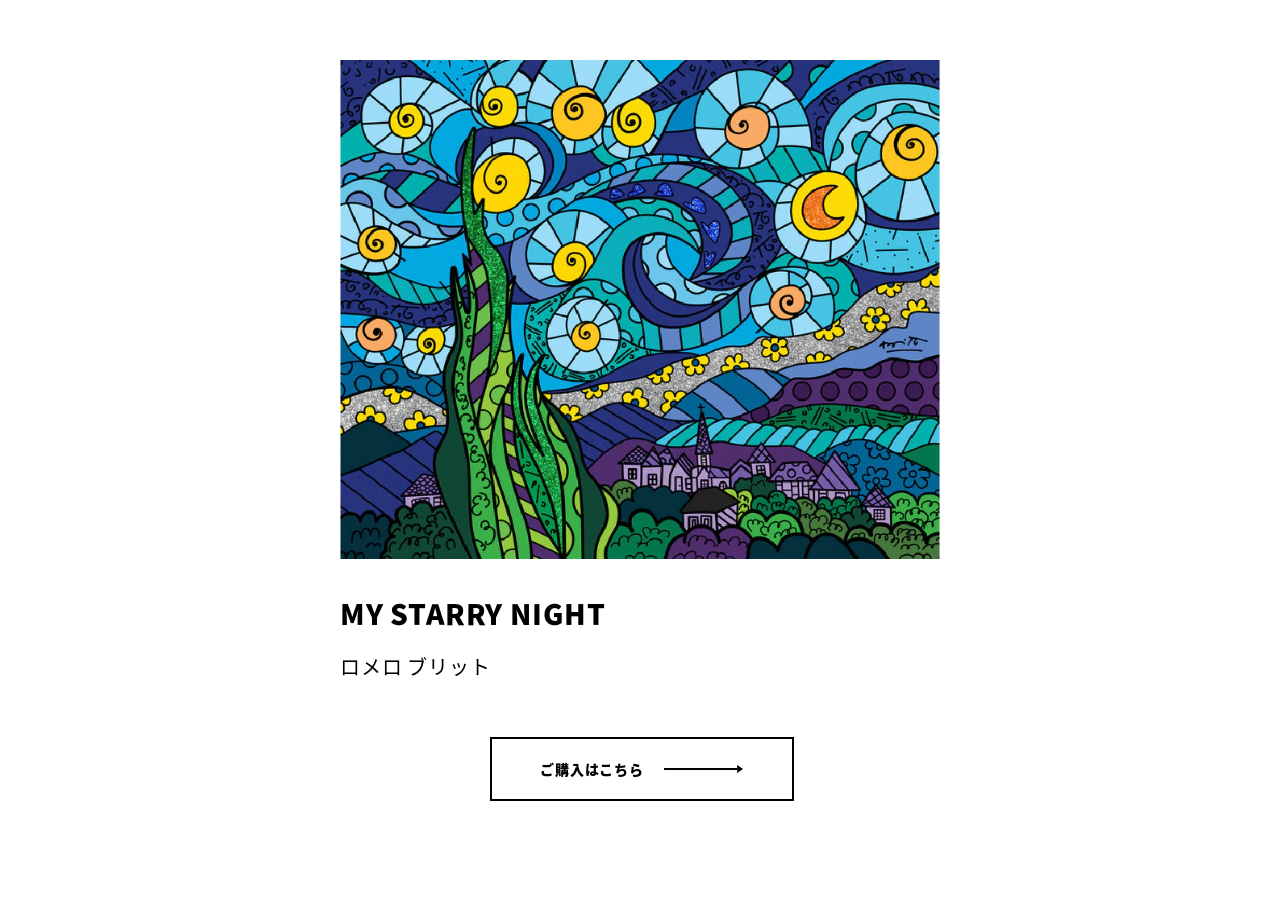
<file: 76.html>
<!DOCTYPE html><html lang="ja" dir="ltr"><head>
  <meta charset="UTF-8">
  <meta http-equiv="X-UA-Compatible" content="IE=edge">
	
  <script type="text/javascript">
    if ( navigator.userAgent.indexOf('iPhone') > 0 || navigator.userAgent.indexOf('iPod') > 0 || (navigator.userAgent.indexOf('Android') > 0 && navigator.userAgent.indexOf('Mobile') > 0) ) {
        //iPhone、iPod、Androidモバイル端末の設定
        document.write('<meta name="viewport" content="width=device-width, initial-scale=1.0">');
    }else{
        //それ以外の端末（PC、iPadなど）の設定
        document.write('');
    }
  </script>
  <meta name="format-detection" content="telephone=no">
  <meta name="keywords" content="アート,ロメロ ブリット">
  <meta name="description" content="アートのチカラで世界に希望を！当社のアーティスト" ロメロ="" ブリット"をはじめとした、“愛や希望、思いやりと楽天主義”="" に溢れる作品に接していただき、日本からアートを通じ、“愛と勇気と希望”を多くの皆様に伝えてまいります。"="">
  <meta name="format-detection" content="telephone=no">
  <meta name="author" content="HOPE BEAR Inc.">
  <!-- OGP -->
  <meta name="twitter:card" content="summary_large_image">
  <meta name="twitter:site" content="https://hopebearinc.com/">
  <meta name="twitter:image" content="https://hopebearinc.com/wp-content/themes/eTheme/ogp.png">
  <meta property="og:site_name" content="HOPE BEAR Inc.">
  <meta property="og:title" content="HOPE BEAR Inc.">
  <meta property="og:description" content="アートのチカラで世界に希望を！当社のアーティスト" ロメロ="" ブリット"をはじめとした、“愛や希望、思いやりと楽天主義”="" に溢れる作品に接していただき、日本からアートを通じ、“愛と勇気と希望”を多くの皆様に伝えてまいります。"="">
  <meta property="og:type" content="website">
  <meta property="og:url" content="https://hopebearinc.com/">
  <meta property="og:image" content="images/ogp.png">
  <!-- /OGP -->
  <link rel="canonical" href="https://hopebearinc.com/">
  <link rel="icon" type="image/x-icon" href="images/favicon.ico">
  <link rel="apple-touch-icon" sizes="180x180" href="https://hopebearinc.com/wp-content/themes/eTheme/apple-touch-icon.png">
  <link rel="stylesheet" type="text/css" href="css/fonts_1.css">
  <link rel="stylesheet" type="text/css" href="css/reset_1.css">
  <link rel="stylesheet" type="text/css" href="css/common_1.css">
  <link rel="stylesheet" type="text/css" href="css/pc_1.css">
  <link rel="stylesheet" type="text/css" href="css/common_sp_1.css">
  <link rel="stylesheet" type="text/css" href="css/sp_1.css">
  <link rel="stylesheet" type="text/css" href="css/swiper-bundle.min_1.css">
  <script src="js/jquery-1.12.4.min.js" type="text/javascript"></script>
  <script src="js/common.js" type="text/javascript"></script>
  	<style>img:is([sizes="auto" i], [sizes^="auto," i]) { contain-intrinsic-size: 3000px 1500px }</style>
	
		<!-- All in One SEO 4.8.1.1 - aioseo.com -->
		<title>MY STARRY NIGHT ｜ ホープベアー株式会社（Hope Bear Inc.）</title>
	<meta name="robots" content="max-image-preview:large">
	<link rel="canonical" href="https://hopebearinc.com/works/76/">
	<meta name="generator" content="All in One SEO (AIOSEO) 4.8.1.1">
		<meta property="og:locale" content="ja_JP">
		<meta property="og:site_name" content="ホープベアー株式会社（Hope Bear Inc.） ｜">
		<meta property="og:type" content="article">
		<meta property="og:title" content="MY STARRY NIGHT ｜ ホープベアー株式会社（Hope Bear Inc.）">
		<meta property="og:url" content="https://hopebearinc.com/works/76/">
		<meta property="article:published_time" content="2022-05-31T07:13:46+00:00">
		<meta property="article:modified_time" content="2022-06-07T13:47:04+00:00">
		<meta name="twitter:card" content="summary">
		<meta name="twitter:title" content="MY STARRY NIGHT ｜ ホープベアー株式会社（Hope Bear Inc.）">
		<script type="application/ld+json" class="aioseo-schema">
			{"@context":"https:\/\/schema.org","@graph":[{"@type":"BreadcrumbList","@id":"https:\/\/hopebearinc.com\/works\/76\/#breadcrumblist","itemListElement":[{"@type":"ListItem","@id":"https:\/\/hopebearinc.com\/#listItem","position":1,"name":"\u5bb6","item":"https:\/\/hopebearinc.com\/","nextItem":{"@type":"ListItem","@id":"https:\/\/hopebearinc.com\/works\/76\/#listItem","name":"MY STARRY NIGHT"}},{"@type":"ListItem","@id":"https:\/\/hopebearinc.com\/works\/76\/#listItem","position":2,"name":"MY STARRY NIGHT","previousItem":{"@type":"ListItem","@id":"https:\/\/hopebearinc.com\/#listItem","name":"\u5bb6"}}]},{"@type":"Organization","@id":"https:\/\/hopebearinc.com\/#organization","name":"\u30db\u30fc\u30d7\u30d9\u30a2\u30fc\u682a\u5f0f\u4f1a\u793e\uff08Hope Bear Inc.\uff09","url":"https:\/\/hopebearinc.com\/"},{"@type":"WebPage","@id":"https:\/\/hopebearinc.com\/works\/76\/#webpage","url":"https:\/\/hopebearinc.com\/works\/76\/","name":"MY STARRY NIGHT \uff5c \u30db\u30fc\u30d7\u30d9\u30a2\u30fc\u682a\u5f0f\u4f1a\u793e\uff08Hope Bear Inc.\uff09","inLanguage":"ja","isPartOf":{"@id":"https:\/\/hopebearinc.com\/#website"},"breadcrumb":{"@id":"https:\/\/hopebearinc.com\/works\/76\/#breadcrumblist"},"datePublished":"2022-05-31T16:13:46+09:00","dateModified":"2022-06-07T22:47:04+09:00"},{"@type":"WebSite","@id":"https:\/\/hopebearinc.com\/#website","url":"https:\/\/hopebearinc.com\/","name":"\u30db\u30fc\u30d7\u30d9\u30a2\u30fc\u682a\u5f0f\u4f1a\u793e\uff08Hope Bear Inc.\uff09","inLanguage":"ja","publisher":{"@id":"https:\/\/hopebearinc.com\/#organization"}}]}
		</script>
		<!-- All in One SEO -->

<link rel="dns-prefetch" href="//www.googletagmanager.com">
<script type="text/javascript">
/* <![CDATA[ */
window._wpemojiSettings = {"baseUrl":"https:\/\/s.w.org\/images\/core\/emoji\/15.1.0\/72x72\/","ext":".png","svgUrl":"https:\/\/s.w.org\/images\/core\/emoji\/15.1.0\/svg\/","svgExt":".svg","source":{"concatemoji":"https:\/\/hopebearinc.com\/wp-includes\/js\/wp-emoji-release.min.js?ver=6.8.1"}};
/*! This file is auto-generated */
!function(i,n){var o,s,e;function c(e){try{var t={supportTests:e,timestamp:(new Date).valueOf()};sessionStorage.setItem(o,JSON.stringify(t))}catch(e){}}function p(e,t,n){e.clearRect(0,0,e.canvas.width,e.canvas.height),e.fillText(t,0,0);var t=new Uint32Array(e.getImageData(0,0,e.canvas.width,e.canvas.height).data),r=(e.clearRect(0,0,e.canvas.width,e.canvas.height),e.fillText(n,0,0),new Uint32Array(e.getImageData(0,0,e.canvas.width,e.canvas.height).data));return t.every(function(e,t){return e===r[t]})}function u(e,t,n){switch(t){case"flag":return n(e,"\ud83c\udff3\ufe0f\u200d\u26a7\ufe0f","\ud83c\udff3\ufe0f\u200b\u26a7\ufe0f")?!1:!n(e,"\ud83c\uddfa\ud83c\uddf3","\ud83c\uddfa\u200b\ud83c\uddf3")&&!n(e,"\ud83c\udff4\udb40\udc67\udb40\udc62\udb40\udc65\udb40\udc6e\udb40\udc67\udb40\udc7f","\ud83c\udff4\u200b\udb40\udc67\u200b\udb40\udc62\u200b\udb40\udc65\u200b\udb40\udc6e\u200b\udb40\udc67\u200b\udb40\udc7f");case"emoji":return!n(e,"\ud83d\udc26\u200d\ud83d\udd25","\ud83d\udc26\u200b\ud83d\udd25")}return!1}function f(e,t,n){var r="undefined"!=typeof WorkerGlobalScope&&self instanceof WorkerGlobalScope?new OffscreenCanvas(300,150):i.createElement("canvas"),a=r.getContext("2d",{willReadFrequently:!0}),o=(a.textBaseline="top",a.font="600 32px Arial",{});return e.forEach(function(e){o[e]=t(a,e,n)}),o}function t(e){var t=i.createElement("script");t.src=e,t.defer=!0,i.head.appendChild(t)}"undefined"!=typeof Promise&&(o="wpEmojiSettingsSupports",s=["flag","emoji"],n.supports={everything:!0,everythingExceptFlag:!0},e=new Promise(function(e){i.addEventListener("DOMContentLoaded",e,{once:!0})}),new Promise(function(t){var n=function(){try{var e=JSON.parse(sessionStorage.getItem(o));if("object"==typeof e&&"number"==typeof e.timestamp&&(new Date).valueOf()<e.timestamp+604800&&"object"==typeof e.supportTests)return e.supportTests}catch(e){}return null}();if(!n){if("undefined"!=typeof Worker&&"undefined"!=typeof OffscreenCanvas&&"undefined"!=typeof URL&&URL.createObjectURL&&"undefined"!=typeof Blob)try{var e="postMessage("+f.toString()+"("+[JSON.stringify(s),u.toString(),p.toString()].join(",")+"));",r=new Blob([e],{type:"text/javascript"}),a=new Worker(URL.createObjectURL(r),{name:"wpTestEmojiSupports"});return void(a.onmessage=function(e){c(n=e.data),a.terminate(),t(n)})}catch(e){}c(n=f(s,u,p))}t(n)}).then(function(e){for(var t in e)n.supports[t]=e[t],n.supports.everything=n.supports.everything&&n.supports[t],"flag"!==t&&(n.supports.everythingExceptFlag=n.supports.everythingExceptFlag&&n.supports[t]);n.supports.everythingExceptFlag=n.supports.everythingExceptFlag&&!n.supports.flag,n.DOMReady=!1,n.readyCallback=function(){n.DOMReady=!0}}).then(function(){return e}).then(function(){var e;n.supports.everything||(n.readyCallback(),(e=n.source||{}).concatemoji?t(e.concatemoji):e.wpemoji&&e.twemoji&&(t(e.twemoji),t(e.wpemoji)))}))}((window,document),window._wpemojiSettings);
/* ]]> */
</script>
<style id="wp-emoji-styles-inline-css" type="text/css">

	img.wp-smiley, img.emoji {
		display: inline !important;
		border: none !important;
		box-shadow: none !important;
		height: 1em !important;
		width: 1em !important;
		margin: 0 0.07em !important;
		vertical-align: -0.1em !important;
		background: none !important;
		padding: 0 !important;
	}
</style>
<link rel="stylesheet" id="wp-block-library-css" href="css/style.min.css" type="text/css" media="all">
<style id="classic-theme-styles-inline-css" type="text/css">
/*! This file is auto-generated */
.wp-block-button__link{color:#fff;background-color:#32373c;border-radius:9999px;box-shadow:none;text-decoration:none;padding:calc(.667em + 2px) calc(1.333em + 2px);font-size:1.125em}.wp-block-file__button{background:#32373c;color:#fff;text-decoration:none}
</style>
<style id="global-styles-inline-css" type="text/css">
:root{--wp--preset--aspect-ratio--square: 1;--wp--preset--aspect-ratio--4-3: 4/3;--wp--preset--aspect-ratio--3-4: 3/4;--wp--preset--aspect-ratio--3-2: 3/2;--wp--preset--aspect-ratio--2-3: 2/3;--wp--preset--aspect-ratio--16-9: 16/9;--wp--preset--aspect-ratio--9-16: 9/16;--wp--preset--color--black: #000000;--wp--preset--color--cyan-bluish-gray: #abb8c3;--wp--preset--color--white: #ffffff;--wp--preset--color--pale-pink: #f78da7;--wp--preset--color--vivid-red: #cf2e2e;--wp--preset--color--luminous-vivid-orange: #ff6900;--wp--preset--color--luminous-vivid-amber: #fcb900;--wp--preset--color--light-green-cyan: #7bdcb5;--wp--preset--color--vivid-green-cyan: #00d084;--wp--preset--color--pale-cyan-blue: #8ed1fc;--wp--preset--color--vivid-cyan-blue: #0693e3;--wp--preset--color--vivid-purple: #9b51e0;--wp--preset--gradient--vivid-cyan-blue-to-vivid-purple: linear-gradient(135deg,rgba(6,147,227,1) 0%,rgb(155,81,224) 100%);--wp--preset--gradient--light-green-cyan-to-vivid-green-cyan: linear-gradient(135deg,rgb(122,220,180) 0%,rgb(0,208,130) 100%);--wp--preset--gradient--luminous-vivid-amber-to-luminous-vivid-orange: linear-gradient(135deg,rgba(252,185,0,1) 0%,rgba(255,105,0,1) 100%);--wp--preset--gradient--luminous-vivid-orange-to-vivid-red: linear-gradient(135deg,rgba(255,105,0,1) 0%,rgb(207,46,46) 100%);--wp--preset--gradient--very-light-gray-to-cyan-bluish-gray: linear-gradient(135deg,rgb(238,238,238) 0%,rgb(169,184,195) 100%);--wp--preset--gradient--cool-to-warm-spectrum: linear-gradient(135deg,rgb(74,234,220) 0%,rgb(151,120,209) 20%,rgb(207,42,186) 40%,rgb(238,44,130) 60%,rgb(251,105,98) 80%,rgb(254,248,76) 100%);--wp--preset--gradient--blush-light-purple: linear-gradient(135deg,rgb(255,206,236) 0%,rgb(152,150,240) 100%);--wp--preset--gradient--blush-bordeaux: linear-gradient(135deg,rgb(254,205,165) 0%,rgb(254,45,45) 50%,rgb(107,0,62) 100%);--wp--preset--gradient--luminous-dusk: linear-gradient(135deg,rgb(255,203,112) 0%,rgb(199,81,192) 50%,rgb(65,88,208) 100%);--wp--preset--gradient--pale-ocean: linear-gradient(135deg,rgb(255,245,203) 0%,rgb(182,227,212) 50%,rgb(51,167,181) 100%);--wp--preset--gradient--electric-grass: linear-gradient(135deg,rgb(202,248,128) 0%,rgb(113,206,126) 100%);--wp--preset--gradient--midnight: linear-gradient(135deg,rgb(2,3,129) 0%,rgb(40,116,252) 100%);--wp--preset--font-size--small: 13px;--wp--preset--font-size--medium: 20px;--wp--preset--font-size--large: 36px;--wp--preset--font-size--x-large: 42px;--wp--preset--spacing--20: 0.44rem;--wp--preset--spacing--30: 0.67rem;--wp--preset--spacing--40: 1rem;--wp--preset--spacing--50: 1.5rem;--wp--preset--spacing--60: 2.25rem;--wp--preset--spacing--70: 3.38rem;--wp--preset--spacing--80: 5.06rem;--wp--preset--shadow--natural: 6px 6px 9px rgba(0, 0, 0, 0.2);--wp--preset--shadow--deep: 12px 12px 50px rgba(0, 0, 0, 0.4);--wp--preset--shadow--sharp: 6px 6px 0px rgba(0, 0, 0, 0.2);--wp--preset--shadow--outlined: 6px 6px 0px -3px rgba(255, 255, 255, 1), 6px 6px rgba(0, 0, 0, 1);--wp--preset--shadow--crisp: 6px 6px 0px rgba(0, 0, 0, 1);}:where(.is-layout-flex){gap: 0.5em;}:where(.is-layout-grid){gap: 0.5em;}body .is-layout-flex{display: flex;}.is-layout-flex{flex-wrap: wrap;align-items: center;}.is-layout-flex > :is(*, div){margin: 0;}body .is-layout-grid{display: grid;}.is-layout-grid > :is(*, div){margin: 0;}:where(.wp-block-columns.is-layout-flex){gap: 2em;}:where(.wp-block-columns.is-layout-grid){gap: 2em;}:where(.wp-block-post-template.is-layout-flex){gap: 1.25em;}:where(.wp-block-post-template.is-layout-grid){gap: 1.25em;}.has-black-color{color: var(--wp--preset--color--black) !important;}.has-cyan-bluish-gray-color{color: var(--wp--preset--color--cyan-bluish-gray) !important;}.has-white-color{color: var(--wp--preset--color--white) !important;}.has-pale-pink-color{color: var(--wp--preset--color--pale-pink) !important;}.has-vivid-red-color{color: var(--wp--preset--color--vivid-red) !important;}.has-luminous-vivid-orange-color{color: var(--wp--preset--color--luminous-vivid-orange) !important;}.has-luminous-vivid-amber-color{color: var(--wp--preset--color--luminous-vivid-amber) !important;}.has-light-green-cyan-color{color: var(--wp--preset--color--light-green-cyan) !important;}.has-vivid-green-cyan-color{color: var(--wp--preset--color--vivid-green-cyan) !important;}.has-pale-cyan-blue-color{color: var(--wp--preset--color--pale-cyan-blue) !important;}.has-vivid-cyan-blue-color{color: var(--wp--preset--color--vivid-cyan-blue) !important;}.has-vivid-purple-color{color: var(--wp--preset--color--vivid-purple) !important;}.has-black-background-color{background-color: var(--wp--preset--color--black) !important;}.has-cyan-bluish-gray-background-color{background-color: var(--wp--preset--color--cyan-bluish-gray) !important;}.has-white-background-color{background-color: var(--wp--preset--color--white) !important;}.has-pale-pink-background-color{background-color: var(--wp--preset--color--pale-pink) !important;}.has-vivid-red-background-color{background-color: var(--wp--preset--color--vivid-red) !important;}.has-luminous-vivid-orange-background-color{background-color: var(--wp--preset--color--luminous-vivid-orange) !important;}.has-luminous-vivid-amber-background-color{background-color: var(--wp--preset--color--luminous-vivid-amber) !important;}.has-light-green-cyan-background-color{background-color: var(--wp--preset--color--light-green-cyan) !important;}.has-vivid-green-cyan-background-color{background-color: var(--wp--preset--color--vivid-green-cyan) !important;}.has-pale-cyan-blue-background-color{background-color: var(--wp--preset--color--pale-cyan-blue) !important;}.has-vivid-cyan-blue-background-color{background-color: var(--wp--preset--color--vivid-cyan-blue) !important;}.has-vivid-purple-background-color{background-color: var(--wp--preset--color--vivid-purple) !important;}.has-black-border-color{border-color: var(--wp--preset--color--black) !important;}.has-cyan-bluish-gray-border-color{border-color: var(--wp--preset--color--cyan-bluish-gray) !important;}.has-white-border-color{border-color: var(--wp--preset--color--white) !important;}.has-pale-pink-border-color{border-color: var(--wp--preset--color--pale-pink) !important;}.has-vivid-red-border-color{border-color: var(--wp--preset--color--vivid-red) !important;}.has-luminous-vivid-orange-border-color{border-color: var(--wp--preset--color--luminous-vivid-orange) !important;}.has-luminous-vivid-amber-border-color{border-color: var(--wp--preset--color--luminous-vivid-amber) !important;}.has-light-green-cyan-border-color{border-color: var(--wp--preset--color--light-green-cyan) !important;}.has-vivid-green-cyan-border-color{border-color: var(--wp--preset--color--vivid-green-cyan) !important;}.has-pale-cyan-blue-border-color{border-color: var(--wp--preset--color--pale-cyan-blue) !important;}.has-vivid-cyan-blue-border-color{border-color: var(--wp--preset--color--vivid-cyan-blue) !important;}.has-vivid-purple-border-color{border-color: var(--wp--preset--color--vivid-purple) !important;}.has-vivid-cyan-blue-to-vivid-purple-gradient-background{background: var(--wp--preset--gradient--vivid-cyan-blue-to-vivid-purple) !important;}.has-light-green-cyan-to-vivid-green-cyan-gradient-background{background: var(--wp--preset--gradient--light-green-cyan-to-vivid-green-cyan) !important;}.has-luminous-vivid-amber-to-luminous-vivid-orange-gradient-background{background: var(--wp--preset--gradient--luminous-vivid-amber-to-luminous-vivid-orange) !important;}.has-luminous-vivid-orange-to-vivid-red-gradient-background{background: var(--wp--preset--gradient--luminous-vivid-orange-to-vivid-red) !important;}.has-very-light-gray-to-cyan-bluish-gray-gradient-background{background: var(--wp--preset--gradient--very-light-gray-to-cyan-bluish-gray) !important;}.has-cool-to-warm-spectrum-gradient-background{background: var(--wp--preset--gradient--cool-to-warm-spectrum) !important;}.has-blush-light-purple-gradient-background{background: var(--wp--preset--gradient--blush-light-purple) !important;}.has-blush-bordeaux-gradient-background{background: var(--wp--preset--gradient--blush-bordeaux) !important;}.has-luminous-dusk-gradient-background{background: var(--wp--preset--gradient--luminous-dusk) !important;}.has-pale-ocean-gradient-background{background: var(--wp--preset--gradient--pale-ocean) !important;}.has-electric-grass-gradient-background{background: var(--wp--preset--gradient--electric-grass) !important;}.has-midnight-gradient-background{background: var(--wp--preset--gradient--midnight) !important;}.has-small-font-size{font-size: var(--wp--preset--font-size--small) !important;}.has-medium-font-size{font-size: var(--wp--preset--font-size--medium) !important;}.has-large-font-size{font-size: var(--wp--preset--font-size--large) !important;}.has-x-large-font-size{font-size: var(--wp--preset--font-size--x-large) !important;}
:where(.wp-block-post-template.is-layout-flex){gap: 1.25em;}:where(.wp-block-post-template.is-layout-grid){gap: 1.25em;}
:where(.wp-block-columns.is-layout-flex){gap: 2em;}:where(.wp-block-columns.is-layout-grid){gap: 2em;}
:root :where(.wp-block-pullquote){font-size: 1.5em;line-height: 1.6;}
</style>
<link rel="https://api.w.org/" href="https://hopebearinc.com/wp-json/"><link rel="EditURI" type="application/rsd+xml" title="RSD" href="https://hopebearinc.com/xmlrpc.php?rsd">
<meta name="generator" content="WordPress 6.8.1">
<link rel="shortlink" href="https://hopebearinc.com/?p=76">
<link rel="alternate" title="oEmbed (JSON)" type="application/json+oembed" href="https://hopebearinc.com/wp-json/oembed/1.0/embed?url=https%3A%2F%2Fhopebearinc.com%2Fworks%2F76%2F">
<link rel="alternate" title="oEmbed (XML)" type="text/xml+oembed" href="https://hopebearinc.com/wp-json/oembed/1.0/embed?url=https%3A%2F%2Fhopebearinc.com%2Fworks%2F76%2F&format=xml">
<meta name="generator" content="Site Kit by Google 1.151.0"></head>

<body>
<main id="works_detail">
  <article>
    <figure>
      <img loading="lazy" src="images/MY-STARRY-NIGHT.jpg" alt="MY STARRY NIGHT">
    </figure>
    <figcaption>
      <h1>MY STARRY NIGHT</h1>
      <p class="name">ロメロ ブリット</p>
										    </figcaption>
    <p class="btn"><a href="https://hopebear.shop/products/my-starry-night" target="_blank" class="alpha"><span>ご購入はこちら</span><img loading="lazy" src="images/arrow.svg" alt="→"></a></p>
  </article>
	
</main>



</body></html>
</file>
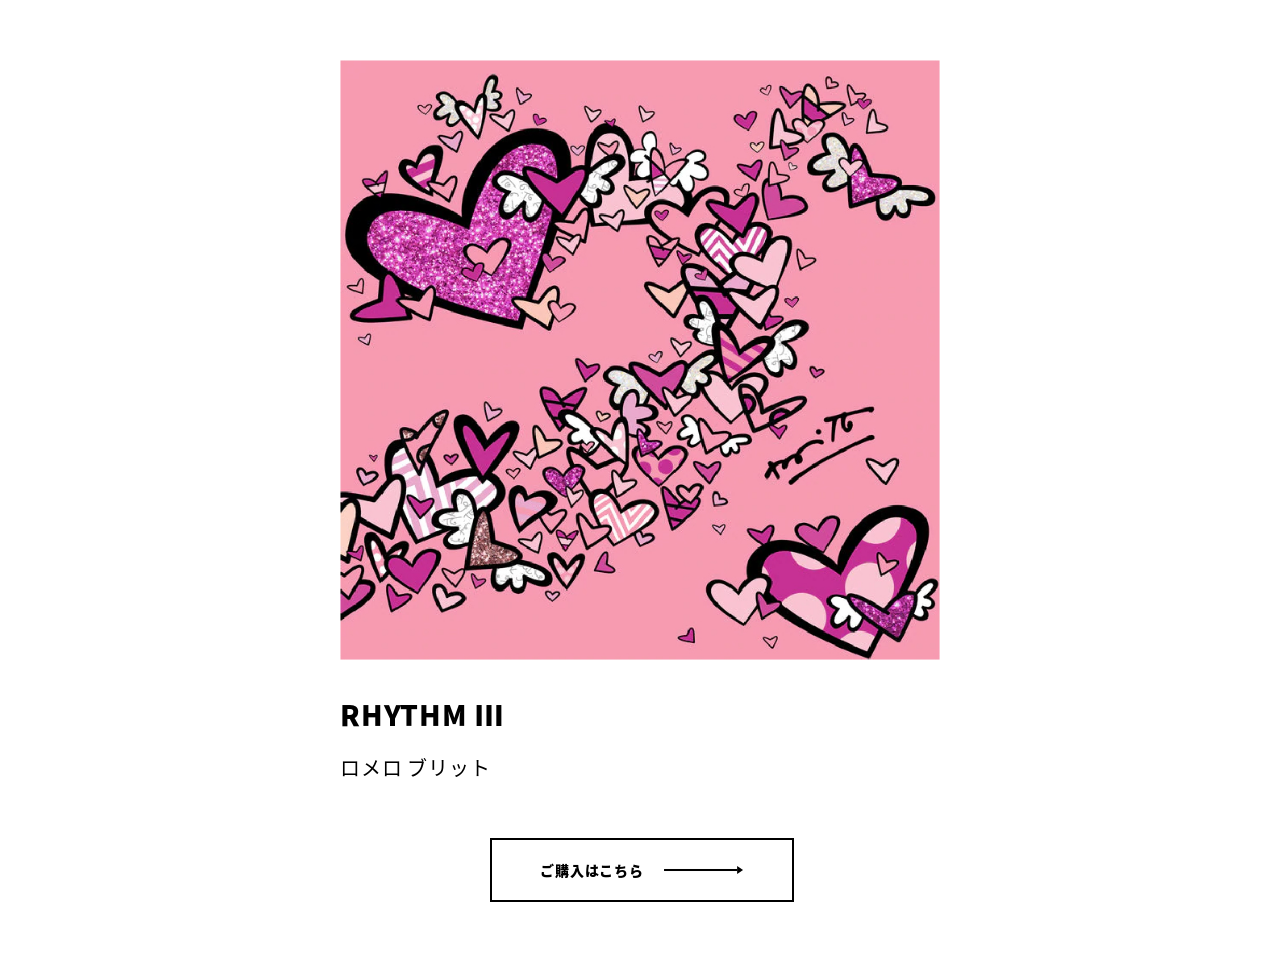
<file: 77.html>
<!DOCTYPE html><html lang="ja" dir="ltr"><head>
  <meta charset="UTF-8">
  <meta http-equiv="X-UA-Compatible" content="IE=edge">
	
  <script type="text/javascript">
    if ( navigator.userAgent.indexOf('iPhone') > 0 || navigator.userAgent.indexOf('iPod') > 0 || (navigator.userAgent.indexOf('Android') > 0 && navigator.userAgent.indexOf('Mobile') > 0) ) {
        //iPhone、iPod、Androidモバイル端末の設定
        document.write('<meta name="viewport" content="width=device-width, initial-scale=1.0">');
    }else{
        //それ以外の端末（PC、iPadなど）の設定
        document.write('');
    }
  </script>
  <meta name="format-detection" content="telephone=no">
  <meta name="keywords" content="アート,ロメロ ブリット">
  <meta name="description" content="アートのチカラで世界に希望を！当社のアーティスト" ロメロ="" ブリット"をはじめとした、“愛や希望、思いやりと楽天主義”="" に溢れる作品に接していただき、日本からアートを通じ、“愛と勇気と希望”を多くの皆様に伝えてまいります。"="">
  <meta name="format-detection" content="telephone=no">
  <meta name="author" content="HOPE BEAR Inc.">
  <!-- OGP -->
  <meta name="twitter:card" content="summary_large_image">
  <meta name="twitter:site" content="https://hopebearinc.com/">
  <meta name="twitter:image" content="https://hopebearinc.com/wp-content/themes/eTheme/ogp.png">
  <meta property="og:site_name" content="HOPE BEAR Inc.">
  <meta property="og:title" content="HOPE BEAR Inc.">
  <meta property="og:description" content="アートのチカラで世界に希望を！当社のアーティスト" ロメロ="" ブリット"をはじめとした、“愛や希望、思いやりと楽天主義”="" に溢れる作品に接していただき、日本からアートを通じ、“愛と勇気と希望”を多くの皆様に伝えてまいります。"="">
  <meta property="og:type" content="website">
  <meta property="og:url" content="https://hopebearinc.com/">
  <meta property="og:image" content="images/ogp.png">
  <!-- /OGP -->
  <link rel="canonical" href="https://hopebearinc.com/">
  <link rel="icon" type="image/x-icon" href="images/favicon.ico">
  <link rel="apple-touch-icon" sizes="180x180" href="https://hopebearinc.com/wp-content/themes/eTheme/apple-touch-icon.png">
  <link rel="stylesheet" type="text/css" href="css/fonts_1.css">
  <link rel="stylesheet" type="text/css" href="css/reset_1.css">
  <link rel="stylesheet" type="text/css" href="css/common_1.css">
  <link rel="stylesheet" type="text/css" href="css/pc_1.css">
  <link rel="stylesheet" type="text/css" href="css/common_sp_1.css">
  <link rel="stylesheet" type="text/css" href="css/sp_1.css">
  <link rel="stylesheet" type="text/css" href="css/swiper-bundle.min_1.css">
  <script src="js/jquery-1.12.4.min.js" type="text/javascript"></script>
  <script src="js/common.js" type="text/javascript"></script>
  	<style>img:is([sizes="auto" i], [sizes^="auto," i]) { contain-intrinsic-size: 3000px 1500px }</style>
	
		<!-- All in One SEO 4.8.1.1 - aioseo.com -->
		<title>RHYTHM Ⅲ ｜ ホープベアー株式会社（Hope Bear Inc.）</title>
	<meta name="robots" content="max-image-preview:large">
	<link rel="canonical" href="https://hopebearinc.com/works/77/">
	<meta name="generator" content="All in One SEO (AIOSEO) 4.8.1.1">
		<meta property="og:locale" content="ja_JP">
		<meta property="og:site_name" content="ホープベアー株式会社（Hope Bear Inc.） ｜">
		<meta property="og:type" content="article">
		<meta property="og:title" content="RHYTHM Ⅲ ｜ ホープベアー株式会社（Hope Bear Inc.）">
		<meta property="og:url" content="https://hopebearinc.com/works/77/">
		<meta property="article:published_time" content="2022-05-31T07:13:47+00:00">
		<meta property="article:modified_time" content="2022-06-07T13:47:00+00:00">
		<meta name="twitter:card" content="summary">
		<meta name="twitter:title" content="RHYTHM Ⅲ ｜ ホープベアー株式会社（Hope Bear Inc.）">
		<script type="application/ld+json" class="aioseo-schema">
			{"@context":"https:\/\/schema.org","@graph":[{"@type":"BreadcrumbList","@id":"https:\/\/hopebearinc.com\/works\/77\/#breadcrumblist","itemListElement":[{"@type":"ListItem","@id":"https:\/\/hopebearinc.com\/#listItem","position":1,"name":"\u5bb6","item":"https:\/\/hopebearinc.com\/","nextItem":{"@type":"ListItem","@id":"https:\/\/hopebearinc.com\/works\/77\/#listItem","name":"RHYTHM \u2162"}},{"@type":"ListItem","@id":"https:\/\/hopebearinc.com\/works\/77\/#listItem","position":2,"name":"RHYTHM \u2162","previousItem":{"@type":"ListItem","@id":"https:\/\/hopebearinc.com\/#listItem","name":"\u5bb6"}}]},{"@type":"Organization","@id":"https:\/\/hopebearinc.com\/#organization","name":"\u30db\u30fc\u30d7\u30d9\u30a2\u30fc\u682a\u5f0f\u4f1a\u793e\uff08Hope Bear Inc.\uff09","url":"https:\/\/hopebearinc.com\/"},{"@type":"WebPage","@id":"https:\/\/hopebearinc.com\/works\/77\/#webpage","url":"https:\/\/hopebearinc.com\/works\/77\/","name":"RHYTHM \u2162 \uff5c \u30db\u30fc\u30d7\u30d9\u30a2\u30fc\u682a\u5f0f\u4f1a\u793e\uff08Hope Bear Inc.\uff09","inLanguage":"ja","isPartOf":{"@id":"https:\/\/hopebearinc.com\/#website"},"breadcrumb":{"@id":"https:\/\/hopebearinc.com\/works\/77\/#breadcrumblist"},"datePublished":"2022-05-31T16:13:47+09:00","dateModified":"2022-06-07T22:47:00+09:00"},{"@type":"WebSite","@id":"https:\/\/hopebearinc.com\/#website","url":"https:\/\/hopebearinc.com\/","name":"\u30db\u30fc\u30d7\u30d9\u30a2\u30fc\u682a\u5f0f\u4f1a\u793e\uff08Hope Bear Inc.\uff09","inLanguage":"ja","publisher":{"@id":"https:\/\/hopebearinc.com\/#organization"}}]}
		</script>
		<!-- All in One SEO -->

<link rel="dns-prefetch" href="//www.googletagmanager.com">
<script type="text/javascript">
/* <![CDATA[ */
window._wpemojiSettings = {"baseUrl":"https:\/\/s.w.org\/images\/core\/emoji\/15.1.0\/72x72\/","ext":".png","svgUrl":"https:\/\/s.w.org\/images\/core\/emoji\/15.1.0\/svg\/","svgExt":".svg","source":{"concatemoji":"https:\/\/hopebearinc.com\/wp-includes\/js\/wp-emoji-release.min.js?ver=6.8.1"}};
/*! This file is auto-generated */
!function(i,n){var o,s,e;function c(e){try{var t={supportTests:e,timestamp:(new Date).valueOf()};sessionStorage.setItem(o,JSON.stringify(t))}catch(e){}}function p(e,t,n){e.clearRect(0,0,e.canvas.width,e.canvas.height),e.fillText(t,0,0);var t=new Uint32Array(e.getImageData(0,0,e.canvas.width,e.canvas.height).data),r=(e.clearRect(0,0,e.canvas.width,e.canvas.height),e.fillText(n,0,0),new Uint32Array(e.getImageData(0,0,e.canvas.width,e.canvas.height).data));return t.every(function(e,t){return e===r[t]})}function u(e,t,n){switch(t){case"flag":return n(e,"\ud83c\udff3\ufe0f\u200d\u26a7\ufe0f","\ud83c\udff3\ufe0f\u200b\u26a7\ufe0f")?!1:!n(e,"\ud83c\uddfa\ud83c\uddf3","\ud83c\uddfa\u200b\ud83c\uddf3")&&!n(e,"\ud83c\udff4\udb40\udc67\udb40\udc62\udb40\udc65\udb40\udc6e\udb40\udc67\udb40\udc7f","\ud83c\udff4\u200b\udb40\udc67\u200b\udb40\udc62\u200b\udb40\udc65\u200b\udb40\udc6e\u200b\udb40\udc67\u200b\udb40\udc7f");case"emoji":return!n(e,"\ud83d\udc26\u200d\ud83d\udd25","\ud83d\udc26\u200b\ud83d\udd25")}return!1}function f(e,t,n){var r="undefined"!=typeof WorkerGlobalScope&&self instanceof WorkerGlobalScope?new OffscreenCanvas(300,150):i.createElement("canvas"),a=r.getContext("2d",{willReadFrequently:!0}),o=(a.textBaseline="top",a.font="600 32px Arial",{});return e.forEach(function(e){o[e]=t(a,e,n)}),o}function t(e){var t=i.createElement("script");t.src=e,t.defer=!0,i.head.appendChild(t)}"undefined"!=typeof Promise&&(o="wpEmojiSettingsSupports",s=["flag","emoji"],n.supports={everything:!0,everythingExceptFlag:!0},e=new Promise(function(e){i.addEventListener("DOMContentLoaded",e,{once:!0})}),new Promise(function(t){var n=function(){try{var e=JSON.parse(sessionStorage.getItem(o));if("object"==typeof e&&"number"==typeof e.timestamp&&(new Date).valueOf()<e.timestamp+604800&&"object"==typeof e.supportTests)return e.supportTests}catch(e){}return null}();if(!n){if("undefined"!=typeof Worker&&"undefined"!=typeof OffscreenCanvas&&"undefined"!=typeof URL&&URL.createObjectURL&&"undefined"!=typeof Blob)try{var e="postMessage("+f.toString()+"("+[JSON.stringify(s),u.toString(),p.toString()].join(",")+"));",r=new Blob([e],{type:"text/javascript"}),a=new Worker(URL.createObjectURL(r),{name:"wpTestEmojiSupports"});return void(a.onmessage=function(e){c(n=e.data),a.terminate(),t(n)})}catch(e){}c(n=f(s,u,p))}t(n)}).then(function(e){for(var t in e)n.supports[t]=e[t],n.supports.everything=n.supports.everything&&n.supports[t],"flag"!==t&&(n.supports.everythingExceptFlag=n.supports.everythingExceptFlag&&n.supports[t]);n.supports.everythingExceptFlag=n.supports.everythingExceptFlag&&!n.supports.flag,n.DOMReady=!1,n.readyCallback=function(){n.DOMReady=!0}}).then(function(){return e}).then(function(){var e;n.supports.everything||(n.readyCallback(),(e=n.source||{}).concatemoji?t(e.concatemoji):e.wpemoji&&e.twemoji&&(t(e.twemoji),t(e.wpemoji)))}))}((window,document),window._wpemojiSettings);
/* ]]> */
</script>
<style id="wp-emoji-styles-inline-css" type="text/css">

	img.wp-smiley, img.emoji {
		display: inline !important;
		border: none !important;
		box-shadow: none !important;
		height: 1em !important;
		width: 1em !important;
		margin: 0 0.07em !important;
		vertical-align: -0.1em !important;
		background: none !important;
		padding: 0 !important;
	}
</style>
<link rel="stylesheet" id="wp-block-library-css" href="css/style.min.css" type="text/css" media="all">
<style id="classic-theme-styles-inline-css" type="text/css">
/*! This file is auto-generated */
.wp-block-button__link{color:#fff;background-color:#32373c;border-radius:9999px;box-shadow:none;text-decoration:none;padding:calc(.667em + 2px) calc(1.333em + 2px);font-size:1.125em}.wp-block-file__button{background:#32373c;color:#fff;text-decoration:none}
</style>
<style id="global-styles-inline-css" type="text/css">
:root{--wp--preset--aspect-ratio--square: 1;--wp--preset--aspect-ratio--4-3: 4/3;--wp--preset--aspect-ratio--3-4: 3/4;--wp--preset--aspect-ratio--3-2: 3/2;--wp--preset--aspect-ratio--2-3: 2/3;--wp--preset--aspect-ratio--16-9: 16/9;--wp--preset--aspect-ratio--9-16: 9/16;--wp--preset--color--black: #000000;--wp--preset--color--cyan-bluish-gray: #abb8c3;--wp--preset--color--white: #ffffff;--wp--preset--color--pale-pink: #f78da7;--wp--preset--color--vivid-red: #cf2e2e;--wp--preset--color--luminous-vivid-orange: #ff6900;--wp--preset--color--luminous-vivid-amber: #fcb900;--wp--preset--color--light-green-cyan: #7bdcb5;--wp--preset--color--vivid-green-cyan: #00d084;--wp--preset--color--pale-cyan-blue: #8ed1fc;--wp--preset--color--vivid-cyan-blue: #0693e3;--wp--preset--color--vivid-purple: #9b51e0;--wp--preset--gradient--vivid-cyan-blue-to-vivid-purple: linear-gradient(135deg,rgba(6,147,227,1) 0%,rgb(155,81,224) 100%);--wp--preset--gradient--light-green-cyan-to-vivid-green-cyan: linear-gradient(135deg,rgb(122,220,180) 0%,rgb(0,208,130) 100%);--wp--preset--gradient--luminous-vivid-amber-to-luminous-vivid-orange: linear-gradient(135deg,rgba(252,185,0,1) 0%,rgba(255,105,0,1) 100%);--wp--preset--gradient--luminous-vivid-orange-to-vivid-red: linear-gradient(135deg,rgba(255,105,0,1) 0%,rgb(207,46,46) 100%);--wp--preset--gradient--very-light-gray-to-cyan-bluish-gray: linear-gradient(135deg,rgb(238,238,238) 0%,rgb(169,184,195) 100%);--wp--preset--gradient--cool-to-warm-spectrum: linear-gradient(135deg,rgb(74,234,220) 0%,rgb(151,120,209) 20%,rgb(207,42,186) 40%,rgb(238,44,130) 60%,rgb(251,105,98) 80%,rgb(254,248,76) 100%);--wp--preset--gradient--blush-light-purple: linear-gradient(135deg,rgb(255,206,236) 0%,rgb(152,150,240) 100%);--wp--preset--gradient--blush-bordeaux: linear-gradient(135deg,rgb(254,205,165) 0%,rgb(254,45,45) 50%,rgb(107,0,62) 100%);--wp--preset--gradient--luminous-dusk: linear-gradient(135deg,rgb(255,203,112) 0%,rgb(199,81,192) 50%,rgb(65,88,208) 100%);--wp--preset--gradient--pale-ocean: linear-gradient(135deg,rgb(255,245,203) 0%,rgb(182,227,212) 50%,rgb(51,167,181) 100%);--wp--preset--gradient--electric-grass: linear-gradient(135deg,rgb(202,248,128) 0%,rgb(113,206,126) 100%);--wp--preset--gradient--midnight: linear-gradient(135deg,rgb(2,3,129) 0%,rgb(40,116,252) 100%);--wp--preset--font-size--small: 13px;--wp--preset--font-size--medium: 20px;--wp--preset--font-size--large: 36px;--wp--preset--font-size--x-large: 42px;--wp--preset--spacing--20: 0.44rem;--wp--preset--spacing--30: 0.67rem;--wp--preset--spacing--40: 1rem;--wp--preset--spacing--50: 1.5rem;--wp--preset--spacing--60: 2.25rem;--wp--preset--spacing--70: 3.38rem;--wp--preset--spacing--80: 5.06rem;--wp--preset--shadow--natural: 6px 6px 9px rgba(0, 0, 0, 0.2);--wp--preset--shadow--deep: 12px 12px 50px rgba(0, 0, 0, 0.4);--wp--preset--shadow--sharp: 6px 6px 0px rgba(0, 0, 0, 0.2);--wp--preset--shadow--outlined: 6px 6px 0px -3px rgba(255, 255, 255, 1), 6px 6px rgba(0, 0, 0, 1);--wp--preset--shadow--crisp: 6px 6px 0px rgba(0, 0, 0, 1);}:where(.is-layout-flex){gap: 0.5em;}:where(.is-layout-grid){gap: 0.5em;}body .is-layout-flex{display: flex;}.is-layout-flex{flex-wrap: wrap;align-items: center;}.is-layout-flex > :is(*, div){margin: 0;}body .is-layout-grid{display: grid;}.is-layout-grid > :is(*, div){margin: 0;}:where(.wp-block-columns.is-layout-flex){gap: 2em;}:where(.wp-block-columns.is-layout-grid){gap: 2em;}:where(.wp-block-post-template.is-layout-flex){gap: 1.25em;}:where(.wp-block-post-template.is-layout-grid){gap: 1.25em;}.has-black-color{color: var(--wp--preset--color--black) !important;}.has-cyan-bluish-gray-color{color: var(--wp--preset--color--cyan-bluish-gray) !important;}.has-white-color{color: var(--wp--preset--color--white) !important;}.has-pale-pink-color{color: var(--wp--preset--color--pale-pink) !important;}.has-vivid-red-color{color: var(--wp--preset--color--vivid-red) !important;}.has-luminous-vivid-orange-color{color: var(--wp--preset--color--luminous-vivid-orange) !important;}.has-luminous-vivid-amber-color{color: var(--wp--preset--color--luminous-vivid-amber) !important;}.has-light-green-cyan-color{color: var(--wp--preset--color--light-green-cyan) !important;}.has-vivid-green-cyan-color{color: var(--wp--preset--color--vivid-green-cyan) !important;}.has-pale-cyan-blue-color{color: var(--wp--preset--color--pale-cyan-blue) !important;}.has-vivid-cyan-blue-color{color: var(--wp--preset--color--vivid-cyan-blue) !important;}.has-vivid-purple-color{color: var(--wp--preset--color--vivid-purple) !important;}.has-black-background-color{background-color: var(--wp--preset--color--black) !important;}.has-cyan-bluish-gray-background-color{background-color: var(--wp--preset--color--cyan-bluish-gray) !important;}.has-white-background-color{background-color: var(--wp--preset--color--white) !important;}.has-pale-pink-background-color{background-color: var(--wp--preset--color--pale-pink) !important;}.has-vivid-red-background-color{background-color: var(--wp--preset--color--vivid-red) !important;}.has-luminous-vivid-orange-background-color{background-color: var(--wp--preset--color--luminous-vivid-orange) !important;}.has-luminous-vivid-amber-background-color{background-color: var(--wp--preset--color--luminous-vivid-amber) !important;}.has-light-green-cyan-background-color{background-color: var(--wp--preset--color--light-green-cyan) !important;}.has-vivid-green-cyan-background-color{background-color: var(--wp--preset--color--vivid-green-cyan) !important;}.has-pale-cyan-blue-background-color{background-color: var(--wp--preset--color--pale-cyan-blue) !important;}.has-vivid-cyan-blue-background-color{background-color: var(--wp--preset--color--vivid-cyan-blue) !important;}.has-vivid-purple-background-color{background-color: var(--wp--preset--color--vivid-purple) !important;}.has-black-border-color{border-color: var(--wp--preset--color--black) !important;}.has-cyan-bluish-gray-border-color{border-color: var(--wp--preset--color--cyan-bluish-gray) !important;}.has-white-border-color{border-color: var(--wp--preset--color--white) !important;}.has-pale-pink-border-color{border-color: var(--wp--preset--color--pale-pink) !important;}.has-vivid-red-border-color{border-color: var(--wp--preset--color--vivid-red) !important;}.has-luminous-vivid-orange-border-color{border-color: var(--wp--preset--color--luminous-vivid-orange) !important;}.has-luminous-vivid-amber-border-color{border-color: var(--wp--preset--color--luminous-vivid-amber) !important;}.has-light-green-cyan-border-color{border-color: var(--wp--preset--color--light-green-cyan) !important;}.has-vivid-green-cyan-border-color{border-color: var(--wp--preset--color--vivid-green-cyan) !important;}.has-pale-cyan-blue-border-color{border-color: var(--wp--preset--color--pale-cyan-blue) !important;}.has-vivid-cyan-blue-border-color{border-color: var(--wp--preset--color--vivid-cyan-blue) !important;}.has-vivid-purple-border-color{border-color: var(--wp--preset--color--vivid-purple) !important;}.has-vivid-cyan-blue-to-vivid-purple-gradient-background{background: var(--wp--preset--gradient--vivid-cyan-blue-to-vivid-purple) !important;}.has-light-green-cyan-to-vivid-green-cyan-gradient-background{background: var(--wp--preset--gradient--light-green-cyan-to-vivid-green-cyan) !important;}.has-luminous-vivid-amber-to-luminous-vivid-orange-gradient-background{background: var(--wp--preset--gradient--luminous-vivid-amber-to-luminous-vivid-orange) !important;}.has-luminous-vivid-orange-to-vivid-red-gradient-background{background: var(--wp--preset--gradient--luminous-vivid-orange-to-vivid-red) !important;}.has-very-light-gray-to-cyan-bluish-gray-gradient-background{background: var(--wp--preset--gradient--very-light-gray-to-cyan-bluish-gray) !important;}.has-cool-to-warm-spectrum-gradient-background{background: var(--wp--preset--gradient--cool-to-warm-spectrum) !important;}.has-blush-light-purple-gradient-background{background: var(--wp--preset--gradient--blush-light-purple) !important;}.has-blush-bordeaux-gradient-background{background: var(--wp--preset--gradient--blush-bordeaux) !important;}.has-luminous-dusk-gradient-background{background: var(--wp--preset--gradient--luminous-dusk) !important;}.has-pale-ocean-gradient-background{background: var(--wp--preset--gradient--pale-ocean) !important;}.has-electric-grass-gradient-background{background: var(--wp--preset--gradient--electric-grass) !important;}.has-midnight-gradient-background{background: var(--wp--preset--gradient--midnight) !important;}.has-small-font-size{font-size: var(--wp--preset--font-size--small) !important;}.has-medium-font-size{font-size: var(--wp--preset--font-size--medium) !important;}.has-large-font-size{font-size: var(--wp--preset--font-size--large) !important;}.has-x-large-font-size{font-size: var(--wp--preset--font-size--x-large) !important;}
:where(.wp-block-post-template.is-layout-flex){gap: 1.25em;}:where(.wp-block-post-template.is-layout-grid){gap: 1.25em;}
:where(.wp-block-columns.is-layout-flex){gap: 2em;}:where(.wp-block-columns.is-layout-grid){gap: 2em;}
:root :where(.wp-block-pullquote){font-size: 1.5em;line-height: 1.6;}
</style>
<link rel="https://api.w.org/" href="https://hopebearinc.com/wp-json/"><link rel="EditURI" type="application/rsd+xml" title="RSD" href="https://hopebearinc.com/xmlrpc.php?rsd">
<meta name="generator" content="WordPress 6.8.1">
<link rel="shortlink" href="https://hopebearinc.com/?p=77">
<link rel="alternate" title="oEmbed (JSON)" type="application/json+oembed" href="https://hopebearinc.com/wp-json/oembed/1.0/embed?url=https%3A%2F%2Fhopebearinc.com%2Fworks%2F77%2F">
<link rel="alternate" title="oEmbed (XML)" type="text/xml+oembed" href="https://hopebearinc.com/wp-json/oembed/1.0/embed?url=https%3A%2F%2Fhopebearinc.com%2Fworks%2F77%2F&format=xml">
<meta name="generator" content="Site Kit by Google 1.151.0"></head>

<body>
<main id="works_detail">
  <article>
    <figure>
      <img loading="lazy" src="images/RHYTHM-%E2%85%A2.jpg" alt="RHYTHM Ⅲ">
    </figure>
    <figcaption>
      <h1>RHYTHM Ⅲ</h1>
      <p class="name">ロメロ ブリット</p>
										    </figcaption>
    <p class="btn"><a href="https://hopebear.shop/products/rhythm-%E2%85%B2" target="_blank" class="alpha"><span>ご購入はこちら</span><img loading="lazy" src="images/arrow.svg" alt="→"></a></p>
  </article>
	
</main>



</body></html>
</file>
<file: css/fonts_1.css>
@charset "UTF-8";

@font-face {
	font-family: 'Noto Sans JP';
	font-style: normal;
	font-weight: 100;
	src: url(../fonts/NotoSansJP-Thin.woff2) format('woff2'),
		 url(../fonts/NotoSansJP-Thin.woff) format('woff'),
		 url(../fonts/NotoSansJP-Thin.otf) format('opentype');
}
@font-face {
	font-family: 'Noto Sans JP';
	font-style: normal;
	font-weight: 300;
	src: url(../fonts/NotoSansJP-Light.woff2) format('woff2'),
		 url(../fonts/NotoSansJP-Light.woff) format('woff'),
		 url(../fonts/NotoSansJP-Light.otf) format('opentype');
}
@font-face {
	font-family: 'Noto Sans JP';
	font-style: normal;
	font-weight: 400;
	src: url(../fonts/NotoSansJP-Regular.woff2) format('woff2'),
		 url(../fonts/NotoSansJP-Regular.woff) format('woff'),
		 url(../fonts/NotoSansJP-Regular.otf) format('opentype');
}
@font-face {
	font-family: 'Noto Sans JP';
	font-style: normal;
	font-weight: 500;
	src: url(../fonts/NotoSansJP-Medium.woff2) format('woff2'),
		 url(../fonts/NotoSansJP-Medium.woff) format('woff'),
		 url(../fonts/NotoSansJP-Medium.otf) format('opentype');
}
@font-face {
	font-family: 'Noto Sans JP';
	font-style: normal;
	font-weight: 700;
	src: url(../fonts/NotoSansJP-Bold.woff2) format('woff2'),
		 url(../fonts/NotoSansJP-Bold.woff) format('woff'),
		 url(../fonts/NotoSansJP-Bold.otf) format('opentype');
}
@font-face {
	font-family: 'Noto Sans JP';
	font-style: normal;
	font-weight: 900;
	src: url(../fonts/NotoSansJP-Black.woff2) format('woff2'),
		 url(../fonts/NotoSansJP-Black.woff) format('woff'),
		 url(../fonts/NotoSansJP-Black.otf) format('opentype');
}
</file>
<file: css/common_1.css>
@charset "UTF-8";

/* CSS Information
---------------------------------------------------------------
Site URL:https://www.hopebearinc.com
File name:common.css
Summary:reset styles
Created:2022-05-01
--------------------------------------------------------------- */

@media screen and (min-width: 1101px) {

/* Link */
/* ------------------------------------------------------------ */

a:link,
a:visited {
	color: #000;
	text-decoration: none;
}

a:hover,
a:active {
	color: #000;
	text-decoration: none;
}

img,
a {
	-webkit-transition: all 0.5s ease;
	-moz-transition: all 0.5s ease;
	-o-transition: all 0.5s ease;
	transition: all 0.5s ease;
}

.alpha:hover {
	filter: alpha(opacity=50);
	opacity: 0.5;
}

/* Font */
/* ------------------------------------------------------------ */

em {
	font-style: normal;
}

sup {
	font-size: 66%;
	vertical-align: top;
}

sub {
	font-size: 66%;
	vertical-align: baseline;
}

/* インデント1文字分 */
/* ------------------------------------------------------------ */

.indent {
	text-indent: -1em;
	margin-left: 1em;
}

/* Align */
/* ------------------------------------------------------------ */

.a_left {
	text-align: left !important;
}

.a_center {
	text-align: center !important;
}

.a_right {
	text-align: right !important;
}

/* Float */
/* ------------------------------------------------------------ */

.f_left {
	float: left;
}

.f_right {
	float: right;
}

/* Clear */
/* ------------------------------------------------------------ */

.clfx::after {
	content: '';
	height: 0;
	clear: both;
	display: block;
	visibility: hidden;
}

/* HR */
/* ------------------------------------------------------------ */

hr {
	height: 1px;
	margin: 60px 0;
	padding: 0;
	display: block;
	border: 0;
	border-top: 1px #e6e6e6 solid;
}

/* Center合わせ */
/* ------------------------------------------------------------ */

.c_mgn {
	margin-left: auto;
	margin-right: auto;
}

/* pc_mode / sp_mode */
/* ------------------------------------------------------------ */

.pc_mode {
	display: inherit !important;
}

.sp_mode {
	display: none !important;
}

/* Header */
/* ------------------------------------------------------------ */

header {
	position: relative;
	z-index: 2;
}

header .inner {
	background: rgba(255, 255, 255, 1);
	width: 100%;
	height: 100px;
	position: fixed;
	-webkit-transition: all 0.5s ease;
	-moz-transition: all 0.5s ease;
	-o-transition: all 0.5s ease;
	transition: all 0.5s ease;
	-webkit-box-shadow: 0 0 5px 1px rgb(0 0 0 / 6%);
    box-shadow: 0 0 5px 1px rgb(0 0 0 / 6%);
}

header .inner .header_area {
	height: 100px;
	display: flex;
	justify-content: space-between;
	align-items: center;
}

header .inner .header_area h1 {
	width: 240px;
	height: auto;
	margin-left: 100px;
	/*
	display: block;
	overflow: hidden;
	text-indent: 100%;
	white-space: nowrap;
	*/
}

/* Global menu */
/* ------------------------------------------------------------ */

header #global_nav {
}

header #global_nav ul {
	margin-right: 100px;
	display: flex;
	justify-content: center;
	align-items: center;
}

header #global_nav ul li {
	margin-left: 30px;
}

header #global_nav ul li a {
	white-space: nowrap;
	display: block;
}

header #global_nav ul li a span {
	font-weight: 700;
	position: relative;
}

header #global_nav ul li a span::after {
	content: "";
	display: block;
	width: 100%;
	height: 1px;
	position: absolute;
	bottom: 0px;
	left: 0;
	transition: all 0.3s ease;
	-webkit-transition: all 0.3s ease;
	-moz-transition: all 0.3s ease;
}

header #global_nav ul li a:hover span::after {
	background: #000;
	bottom: -3px;
}

header #global_nav ul li a.active span::after {
	content: "";
	display: block;
	width: 100%;
	height: 1px;
	background: #000;
	position: absolute;
	bottom: -3px;
	left: 0;
}

/* Header fixed */
/* ------------------------------------------------------------ */

header .inner.fixed {
	background: rgba(255, 255, 255, 1) !important;
}

/* Main */
/* ------------------------------------------------------------ */

main {
	padding-top: 100px;
	overflow: hidden;
}

main > section:not(#mainvisual) {
	padding: 60px 0;
}

main > section .inner {
	width: 1080px;
	margin: 0 auto;
}

main > section p.comment {
	line-height: 1.8;
}

a[href^="tel:"] {
	color: #000;
	pointer-events: none;
	cursor: text;
	text-decoration: none;
}

/* title */
/* ------------------------------------------------------------ */

main:not(#index) section#title .inner {
	background: #F7ED48;
}

main:not(#index) section#title .inner {
	width: 100%;
	height: 95px;
	display: flex;
	justify-content: center;
	align-items: flex-start;
}

main:not(#index) section#title h2 {
	text-align: center;
	font-size: 60px;
	font-weight: 900;
	margin-top: -30px;
}

main:not(#index) section#title h2 span {
	font-size: 20px;
	display: block;
	margin-top: 10px;
}

/* Breadcrumb */
/* ------------------------------------------------------------ */

ul.breadcrumbs {
	width: 1080px;
    margin: -30px auto 0;
    display: flex;
	flex-wrap: nowrap;
}
ul.breadcrumbs li {
	position: relative;
	padding-right: calc(16px + 8px);
	margin-right: 8px;
	white-space: nowrap;
}
ul.breadcrumbs li::after {
	content: '›';
	width: 1em;
	height: 1em;
	line-height: 1;
	text-align: center;
	position: absolute;
	top: 50%;
	right: 0;
	-webkit-transform: translateY(-50%);
	transform: translateY(-50%);
}
ul.breadcrumbs li:last-child {
	margin-right: 0;
	padding-right: 0;
	overflow: hidden;
	text-overflow: ellipsis;
	white-space: nowrap;
}
ul.breadcrumbs  li:last-child::after {
	content: normal;
}

/* Pagination */
/* ------------------------------------------------------------ */

ul.pagination {
	padding: 0 0 60px;
	display: flex;
	justify-content: center;
	align-items: center;
}

ul.pagination li .page-numbers {
	border-radius: 50%;
	background: #F4F4F4;
	color: #000;
	font-size: 20px;
	font-weight: 900;
	width: 40px;
	height: 40px;
	margin: 0 10px;
	display: flex;
	justify-content: center;
	align-items: center;
}

ul.pagination li .page-numbers.current {
	background: #000;
	color: #fff;
}

ul.pagination li .page-numbers.dots {
	background: none;
}

ul.pagination li .prev {
	background: none;
}

ul.pagination li .prev img {
    width: 12px;
}

ul.pagination li .next {
	background: none;
}

ul.pagination li .next img {
    width: 12px;
}


/* Table */
/* ------------------------------------------------------------ */

main section .dllist {
}

main section .dllist .dlbox {
	/*border-bottom: 1px #3e3a3a solid;*/
	width: 100%;
    display: flex;
	justify-content: flex-start;
	align-items: center;
}
/*
main section .dllist .dlbox:nth-of-type(1) {
	border-top: 1px #3e3a3a solid;
}
*/
main section .dllist .dlbox .dtbox {
	text-align: left;
	padding: 20px 0;
	display: block;
	flex-shrink: 0;
}

main section .dllist .dlbox .ddbox {
	text-align: left;
	padding: 20px 0;
	display: block;
}

main section .dllist .dlbox .wrap {
	line-height: 1.8;
}

main section .dllist .dlbox .ddbox .wrap {
	display: flex;
	justify-content: flex-start;
	align-items: center;
}

main section .dllist .spacer {
	width: 100%;
}

/* Form */
/* ------------------------------------------------------------ */

main section#form .must {
	border-radius: 50%;
	background: #000;
	color: #fff;
	font-size: 10px;
	width: 40px;
	height: 40px;
	display: flex;
	justify-content: center;
	align-items: center;
}

main section#form .any {
	border-radius: 50%;
	background: #F4F4F4;
	color: #000;
	font-size: 10px;
	width: 40px;
	height: 40px;
	display: flex;
	justify-content: center;
	align-items: center;
}

main section#form span.error {
	margin-top: 10px;
}

main section#form .radio span.error {
	margin-top: 0;
}

main section#form .inner > form .dtbox .wrap span {
	font-size: 14px;
	line-height: 1;
}

main section#form span.mwform-zip-field {
	display: flex;
	justify-content: flex-start;
	align-items: center;
}

main section#form input[type="text"],
main section#form input[type="tel"],
main section#form input[type="email"],
main section#form input[type="password"],
main section#form input[type="date"],
main section#form input[type="number"] {
	/*border: 1px solid #c1c1c1;*/
	border: none;
	background: #F4F4F4;
	font-size: 16px;
	letter-spacing: 1px;
	width: 100%;
	height: 50px;
	padding: 10px;
	box-sizing: border-box;
}

main section#form select {
	/*border: 1px solid #c1c1c1;*/
	border: none;
	background: #F4F4F4;
	font-size: 16px;
	letter-spacing: 1px;
	width: 100%;
	height: 50px;
	padding: 10px;
	box-sizing: border-box;
	-webkit-appearance: none;
}

main section#form textarea {
	/*border: 1px solid #c1c1c1;*/
	border: none;
	background: #F4F4F4;
	font-size: 16px;
	letter-spacing: 1px;
	width: 100%;
	padding: 10px;
	box-sizing: border-box;
}

main section#form input[type="file"] {
	font-size: 16px;
}

main section#form input[type="text"].zip {
	width: 30%;
}

main section#form select.prefecture {
	width: 30%;
	margin-bottom: 10px;
}

/*Custom Select*/
main section#form div.select {
	width: 100%;
	position: relative;
}
main section#form div.select::after {
	content: '';
	display: block;
	width: 10px;
	height: 10px;
	border-width: 0 2px 2px 0;
	border-color: #727171;
	border-style: solid;
	position: absolute;
	right: 20px;
	top: 15px;
	transform-origin: center;
	transform: rotate(45deg);
}

/*Custom CheckBox*/
main section#form .check label {
	position: relative;
	display: flex;
	justify-content: flex-start;
	align-items: center;
	cursor: pointer;
}
main section#form .check label input[type="checkbox"] {
	position: absolute;
	z-index: 0;
	opacity: 0;
}
main section#form .check label .custom_check {
	background: #FFF;
	width: 20px;
	height: 20px;
	z-index: 1;
	border: 1px solid #df4360;
	border-radius: 3px;
}
main section#form .check label .custom_check::before {
	content: "";
	height: 2px;
	width: 7px;
	background: #FFF;
	position: absolute;
	transform: rotate(40deg);
	top: 11px;
	left: 5px;
	display: none;
}
main section#form .check label .custom_check::after {
	content: "";
	height: 2px;
	width: 10px;
	background: #FFF;
	position: absolute;
	transform: rotate(-50deg);
	top: 9px;
	left: 9px;
	display: none;
}
main section#form .check label input:checked + .custom_check,
main section#form .check label input:checked ~ .custom_check {
	background: #df4360;
}
main section#form .check label input:checked + .custom_check::before,
main section#form .check label input:checked + .custom_check::after,
main section#form .check label input:checked ~ .custom_check::before,
main section#form .check label input:checked ~ .custom_check::after {
	display: block;
}
main section#form .check label span {
	line-height: 1;
}
main section#form .check label span a {
	text-decoration: underline;
}

/*Custom radio button*/
main section#form .radio {
	position: relative;
	display: flex;
	justify-content: flex-start;
	align-items: center;
}
main section#form .radio input[type="radio"] {
	position: absolute;
	visibility: hidden;
	width: auto;
}
main section#form .radio .mwform-radio-field-text {
	line-height: 1;
	margin-right: 20px;
	cursor: pointer;
	position: relative;
	display: flex;
	justify-content: center;
	align-items: center;
}
main section#form .radio .mwform-radio-field-text::before {
	position: relative;
	left: 0;
	top: 0;
	content: "";
	display: inline-block;
	width: 20px;
	height: 20px;
	margin-right: 10px;
	background: #fff;
	border: 1px solid #727171;
	box-sizing: border-box;
	border-radius: 50%;
	vertical-align: middle;
}
main section#form .radio input[type="radio"]:checked + .mwform-radio-field-text::before {
	border: 1px solid #df4360;
}
main section#form .radio input[type="radio"]:checked + .mwform-radio-field-text::after {
	position: absolute;
	left: 5px;
	top: 5px;
	content: "";
	display: inline-block;
	width: 10px;
	height: 10px;
	background: #df4360;
	border-radius: 50%;
	box-sizing: border-box;
	vertical-align: middle;
}

main section#form .mwform-zip-field {
	display: flex;
	justify-content: flex-start;
	align-items: center;
}

main section#form .mwform-zip-field input {
	margin: 0 10px;
}

main section#form .btn_area {
	margin: 60px auto 0;
	display: flex;
	justify-content: center;
	align-items: center;
}

main section#form .btn_submit {
	background: #F7ED48;
	color: #000;
	font-size: 20px;
	font-weight: 900;
	letter-spacing: 0.2em;
	margin-right: -0.2em;
	width: 400px;
	height: 80px;
	display: block;
	cursor: pointer;
	border: none;
}

main section#form .btn_submit:hover {
	filter: alpha(opacity=50);
	opacity: 0.5;
}

main section#form .mw_wp_form_complete p {
	text-align: left;
	line-height: 1.8;
	margin-top: 60px;
}

/* Footer */
/* ------------------------------------------------------------ */

footer {
	background: #000;
	color: #fff;
	padding: 60px 0 40px;
}

footer .inner {
    display: flex;
	flex-direction: column;
    justify-content: center;
    align-items: center;
}

footer .inner > div {
	width: 100%;
    display: flex;
    justify-content: space-between;
    align-items: center;
}

footer .inner > div > div {
    display: flex;
    justify-content: flex-start;
    align-items: center;
}

footer .inner > div > div h1 {
	max-width: 300px;
	margin-left: 100px;
}

footer .inner > div > div ul {
	margin-left: 40px;
    display: flex;
    justify-content: flex-start;
    align-items: center;
}

footer .inner > div > div ul li {
	width: 32px;
}

footer .inner > div > div ul li:nth-of-type(n+2) {
	margin-left: 10px;
}

footer nav ul {
	margin-right: 100px;
	display: flex;
	justify-content: center;
	align-items: center;
}

footer nav ul li {
	margin-left: 30px;
}

footer ul li a {
	white-space: nowrap;
	display: block;
}

footer ul li a span {
	color: #fff;
	font-weight: 700;
	position: relative;
}

footer ul li a span::after {
	content: "";
	display: block;
	width: 100%;
	height: 1px;
	position: absolute;
	bottom: 0px;
	left: 0;
	transition: all 0.3s ease;
	-webkit-transition: all 0.3s ease;
	-moz-transition: all 0.3s ease;
}

footer ul li a:hover span::after {
	background: #fff;
	bottom: -3px;
}

footer ul li a.active span::after {
	content: "";
	display: block;
	width: 100%;
	height: 1px;
	background: #fff;
	position: absolute;
	bottom: -3px;
	left: 0;
}

footer .inner > ul:nth-of-type(1) {
	width: 640px;
	margin: 60px auto 0;
	display: flex;
	justify-content: space-between;
	align-items: center;
}

footer .inner > ul:nth-of-type(2) {
	width: 640px;
	margin: 60px auto 0;
	display: flex;
	justify-content: space-evenly;
	align-items: center;
}

footer .inner > ul:nth-of-type(2) li a span {
	color: #fff;
	font-weight: 400;
	position: relative;
}

footer .inner p.copyright {
	font-size: 12px;
	margin: 40px auto 0;
}

/* fadein */
/* ------------------------------------------------------------ */

.fadein {
	opacity: 0;
	transform: translate(0, 40px);
	transition: all 700ms;
}

.fadein.scrollin {
	opacity: 1;
	transform: translate(0, 0);
}

/* トップページに戻るボタン */
/* ------------------------------------------------------------ */

.pagetop {
	border-radius: 60px;
	width: 60px;
	display: none;
	position: fixed;
	bottom: 25px;
	right: 25px;
}

.pagetop a {
	display: block;
}

.pagetop img {
	width: 100%;
	height: auto;
}

/* ----2503013 追加-------------------------------------------------------- */
header #global_nav ul {
	margin-right: 0px !important;
}
header #global_nav ul li.sns {
}
header #global_nav ul .sns-link {
	display: flex;
	column-gap: 10px;
	margin-right: 100px !important;
}
	header #global_nav ul .sns-link li{

	}
		header #global_nav ul .sns-link img {
			height: 40px !important;
			width: auto !important;
		}
	
}
</file>
<file: css/pc_1.css>
@charset "UTF-8";

/* CSS Information
---------------------------------------------------------------
Site URL:https://www.hopebearinc.com
File name:pc.css
Summary:reset styles
Created:2022-05-01
--------------------------------------------------------------- */

@media screen and (min-width: 1101px) {

/* Index */
/* ------------------------------------------------------------ */

.swiper-button-prev,
.swiper-button-next {
	-webkit-transition: all 0.5s ease;
	-moz-transition: all 0.5s ease;
	-o-transition: all 0.5s ease;
	transition: all 0.5s ease;
}

.swiper-button-prev::after,
.swiper-button-next::after {
	content: none !important;
}

/* Mainvisual */
main#index section#mainvisual {
	display: flex;
	justify-content: center;
	align-items: flex-start;
}

main#index section#mainvisual h2 {
	color: #fff;
	font-size: 5vw;
	font-weight: 900;
	z-index: 1;
	position: absolute;
    top: 0;
    left: 0;
    right: 0;
    bottom: 0;
    display: flex;
    justify-content: center;
    align-items: center;
	text-shadow:#000 1px 1px 3px;
}

main#index section#mainvisual .swiper-button-prev {
	background: url(../images/icon-chevronCircleLeft.svg);
	background-size: 60px;
	width: 60px;
	height: 60px;
	margin: 0;
	position: absolute;
	top: calc(50% - 30px);
	left: 40px;
}

main#index section#mainvisual .swiper-button-next {
	background: url(../images/icon-chevronCircleRight.svg);
	background-size: 60px;
	width: 60px;
	height: 60px;
	margin: 0;
	position: absolute;
	top: calc(50% - 30px);
	right: 40px;
}

/* Authorized */
main#index section#authorized .inner > div {
	background: #000;
	color: #fff;
	width: 980px;
	margin: 0 auto;
	padding: 40px 0;
	display: flex;
	flex-direction: column;
	justify-content: center;
	align-items: center;
}

main#index section#authorized .inner > div h3 {
	color: #fff;
	font-size: 28px;
	font-weight: 900;
}

main#index section#authorized .inner > div p.comment {
	margin-top: 30px;
}

main#index section#authorized .inner > div p.btn {
	margin-top: 40px;
}

main#index section#authorized .inner > div p.btn a {
	background: #fff;
	width: 300px;
	height: 60px;
	display: flex;
	justify-content: center;
	align-items: center;
}

main#index section#authorized .inner > div p.btn a span {
	color: #000;
	font-size: 14px;
	font-weight: 900;
}

main#index section#authorized .inner > div p.btn a img {
	width: 80px;
	height: auto;
	margin-left: 20px;
}

main#index section#authorized .inner ul {
	width: 1080px;
	margin: 30px auto 0;
	display: flex;
	justify-content: space-between;
	align-items: center;
}

/* News */
main#index section#news {
	background: #F4F4F4;
}

main#index section#news .inner .headline {
	border-bottom: 1px solid #D1D1D1;
	width: 100%;
	padding-bottom: 20px;
	margin-bottom: 40px;
	display: flex;
	justify-content: space-between;
	align-items: flex-end;
}

main#index section#news .inner .headline h3 {
	font-size: 14px;
}

main#index section#news .inner .headline h3 span {
	font-size: 48px;
	font-weight: 900;
	display: block;
	margin-top: 10px;
}

main#index section#news .inner .headline p.btn a {
	display: flex;
	justify-content: center;
	align-items: center;
}

main#index section#news .inner .headline p.btn a span {
	color: #000;
	font-size: 14px;
	font-weight: 900;
}

main#index section#news .inner .headline p.btn a img {
	width: 80px;
	height: auto;
	margin-left: 20px;
}

/* About us */
main#index section#aboutus {
	background: url(../images/sample_img_aboutus.png) no-repeat;
	background-size: 683px;
	background-position-x: calc(50% + 342px);
	background-position-y: 60px;
}

main#index section#aboutus .inner > div {
	width: 540px;
}

main#index section#aboutus .inner .headline {
	border-bottom: 1px solid #D1D1D1;
	width: 540px;
	padding-bottom: 20px;
	margin-bottom: 40px;
	display: flex;
	justify-content: space-between;
	align-items: flex-end;
}

main#index section#aboutus .inner .headline h3 {
	font-size: 14px;
}

main#index section#aboutus .inner .headline h3 span {
	font-size: 48px;
	font-weight: 900;
	display: block;
	margin-top: 10px;
}

main#index section#aboutus .inner h4:nth-of-type(1) {
	font-size: 66px;
	font-weight: 900;
}

main#index section#aboutus .inner h4:nth-of-type(2) {
	font-size: 28px;
	font-weight: 900;
	margin-top: 40px;
}

main#index section#aboutus .inner p.comment {
	width: 480px;
	margin-top: 40px;
}

main#index section#aboutus .inner p.btn {
	margin-top: 40px;
	display: flex;
	justify-content: center;
	align-items: center;
}

main#index section#aboutus .inner p.btn a {
	display: flex;
	justify-content: center;
	align-items: center;
}

main#index section#aboutus .inner p.btn a span {
	color: #000;
	font-size: 14px;
	font-weight: 900;
}

main#index section#aboutus .inner p.btn a img {
	width: 80px;
	height: auto;
	margin-left: 20px;
}

/* Artist */
main#index section#artist {
	background: #F4F4F4;
}

main#index section#artist .inner .headline {
	border-bottom: 1px solid #D1D1D1;
	width: 100%;
	padding-bottom: 20px;
	margin-bottom: 40px;
	display: flex;
	justify-content: space-between;
	align-items: flex-end;
}

main#index section#artist .inner .headline h3 {
	font-size: 14px;
}

main#index section#artist .inner .headline h3 span {
	font-size: 48px;
	font-weight: 900;
	display: block;
	margin-top: 10px;
}

main#index section#artist .inner .headline p.btn a {
	display: flex;
	justify-content: center;
	align-items: center;
}

main#index section#artist .inner .headline p.btn a span {
	color: #000;
	font-size: 14px;
	font-weight: 900;
}

main#index section#artist .inner .headline p.btn a img {
	width: 80px;
	height: auto;
	margin-left: 20px;
}

main#index section#artist .inner > h4 {
	font-size: 28px;
	font-weight: 900;
	margin-top: 40px;
}

main#index section#artist .inner > p.comment {
	margin-top: 30px;
}

main#index section#artist .swiper-container {
	margin-top: 60px;
	position: relative;
}

main#index section#artist .swiper {
	padding-bottom: 30px;
}

main#index section#artist .swiper-button-prev {
	background: url(../images/icon-chevronCircleLeft.svg);
	background-size: 60px;
	width: 60px;
	height: 60px;
	margin: 0;
	position: absolute;
	top: calc(50% - 30px);
	left: -30px;
}

main#index section#artist .swiper-button-next {
	background: url(../images/icon-chevronCircleRight.svg);
	background-size: 60px;
	width: 60px;
	height: 60px;
	margin: 0;
	position: absolute;
	top: calc(50% - 30px);
	right: -30px;
}

main#index section#artist .swiper-pagination-bullets,
main#index section#artist .swiper-pagination-bullets.swiper-pagination-horizontal,
main#index section#artist .swiper-pagination-custom,
main#index section#artist .swiper-pagination-fraction {
    bottom: 0;
}

main#index section#artist .swiper-pagination-bullet {
	background: #000;
	width: 16px;
	height: 16px;
	opacity: 1;
}

main#index section#artist .swiper-pagination-bullet-active {
	box-sizing: border-box;
	border: 1px solid #000;
	background: #fff;
}

main#index section#artist .swiper article {
	width: 920px;
	margin: 0 auto;
	display: flex;
	justify-content: space-between;
	align-items: stretch;
}

main#index section#artist .swiper article > figure {
	width: 420px;
}

main#index section#artist .swiper article > figcaption {
	width: 440px;
}

main#index section#artist .swiper article > figcaption h1 {
	font-size: 20px;
	font-weight: 900;
	line-height: 40px;
	height: 40px;
	padding-left: 20px;
	border-left: 6px solid #000;
}

main#index section#artist .swiper article > figcaption figure {
	width: 380px;
	margin-top: 20px;
}

main#index section#artist .swiper article > figcaption p.comment {
	font-size: 14px;
	margin-top: 40px;
}

main#index section#artist .swiper article > figcaption p.btn {
	margin-top: 40px;
	display: flex;
	justify-content: center;
	align-items: center;
}

main#index section#artist .swiper article > figcaption p.btn a {
	display: flex;
	justify-content: center;
	align-items: center;
}

main#index section#artist .swiper article > figcaption p.btn a span {
	color: #000;
	font-size: 14px;
	font-weight: 900;
}

main#index section#artist .swiper article > figcaption p.btn a img {
	width: 80px;
	height: auto;
	margin-left: 20px;
}

/* Works */
main#index section#works .inner .headline {
	border-bottom: 1px solid #D1D1D1;
	width: 100%;
	padding-bottom: 20px;
	margin-bottom: 40px;
	display: flex;
	justify-content: space-between;
	align-items: flex-end;
}

main#index section#works .inner .headline h3 {
	font-size: 14px;
}

main#index section#works .inner .headline h3 span {
	font-size: 48px;
	font-weight: 900;
	display: block;
	margin-top: 10px;
}

main#index section#works .inner .headline p.btn a {
	display: flex;
	justify-content: center;
	align-items: center;
}

main#index section#works .inner .headline p.btn a span {
	color: #000;
	font-size: 14px;
	font-weight: 900;
}

main#index section#works .inner .headline p.btn a img {
	width: 80px;
	height: auto;
	margin-left: 20px;
}

main#index section#works .inner > h4 {
	font-size: 28px;
	font-weight: 900;
	margin-top: 40px;
}

main#index section#works .inner > p.comment {
	margin-top: 30px;
}

main#index section#works .list {
	margin-top: 40px;
	display: flex;
	flex-wrap: wrap;
	justify-content: flex-start;
	align-items: stretch;
}

/* Gallery */
main#index section#gallery {
	background: #F4F4F4;
}

main#index section#gallery .inner .headline {
	border-bottom: 1px solid #D1D1D1;
	width: 100%;
	padding-bottom: 20px;
	margin-bottom: 40px;
	display: flex;
	justify-content: space-between;
	align-items: flex-end;
}

main#index section#gallery .inner .headline h3 {
	font-size: 14px;
}

main#index section#gallery .inner .headline h3 span {
	font-size: 48px;
	font-weight: 900;
	display: block;
	margin-top: 10px;
}

main#index section#gallery .inner .headline p.btn a {
	display: flex;
	justify-content: center;
	align-items: center;
}

main#index section#gallery .inner .headline p.btn a span {
	color: #000;
	font-size: 14px;
	font-weight: 900;
}

main#index section#gallery .inner .headline p.btn a img {
	width: 80px;
	height: auto;
	margin-left: 20px;
}

main#index section#gallery .inner > h4 {
	font-size: 28px;
	font-weight: 900;
	margin-top: 40px;
}

main#index section#gallery .inner > p.comment {
	margin-top: 30px;
}

main#index section#gallery .swiper-container {
	margin-top: 60px;
	position: relative;
}

main#index section#gallery .swiper {
	width: 350px;
	padding-bottom: 30px;
	overflow: visible;
}

main#index section#gallery .swiper-button-prev {
	background: url(../images/icon-chevronCircleLeft.svg);
	background-size: 60px;
	width: 60px;
	height: 60px;
	margin: 0;
	position: absolute;
	top: calc(50% - 30px);
	left: -30px;
}

main#index section#gallery .swiper-button-next {
	background: url(../images/icon-chevronCircleRight.svg);
	background-size: 60px;
	width: 60px;
	height: 60px;
	margin: 0;
	position: absolute;
	top: calc(50% - 30px);
	right: -30px;
}

main#index section#gallery .swiper-pagination-bullets,
main#index section#gallery .swiper-pagination-bullets.swiper-pagination-horizontal,
main#index section#gallery .swiper-pagination-custom,
main#index section#gallery .swiper-pagination-fraction {
    bottom: 0;
}

main#index section#gallery .swiper-pagination-bullet {
	background: #000;
	width: 16px;
	height: 16px;
	opacity: 1;
}

main#index section#gallery .swiper-pagination-bullet-active {
	box-sizing: border-box;
	border: 1px solid #000;
	background: #fff;
}

main#index section#gallery .swiper article {
	width: 350px;
}

main#index section#gallery .swiper article a {
	display: block;
}

main#index section#gallery .swiper article figure {
	width: 100%;
	position: relative;
}

main#index section#gallery .swiper article figure::before {
	content: "";
	display: block;
	padding-top: 60%;
}

main#index section#gallery .swiper article figure img {
	width: 100%;
	height: 100%;
	object-fit: cover;
	position: absolute;
	top: 0;
	left: 0;
	bottom: 0;
	right: 0;
}

main#index section#gallery .swiper article figcaption {
	margin-top: 20px;
}

main#index section#gallery .swiper article figcaption h1 {
	font-weight: 900;
}

main#index section#gallery .swiper article figcaption p.name {
	font-size: 14px;
	margin-top: 10px;
}

main#index section#gallery .swiper article figcaption p.comment {
	font-size: 12px;
	margin-top: 10px;
	overflow: hidden;
	text-overflow: ellipsis;
	white-space: nowrap;
}

main#index section#gallery .inner article {
	width: 100%;
	margin-top: 40px;
	display: flex;
	justify-content: space-between;
	align-items: stretch;
}

main#index section#gallery .inner article figure {
	width: 500px;
	position: relative;
}

main#index section#gallery .inner article figure::before {
	content: "";
	display: block;
	padding-top: 60%;
}

main#index section#gallery .inner article figure img {
	width: 100%;
	height: 100%;
	object-fit: cover;
	position: absolute;
	top: 0;
	left: 0;
	bottom: 0;
	right: 0;
}

main#index section#gallery .inner article figcaption {
	width: 500px;
}

main#index section#gallery .inner article figcaption h1 {
	font-size: 28px;
	font-weight: 900;
}

main#index section#gallery .inner article figcaption h1 span {
	font-size: 24px;
	font-weight: 400;
	display: block;
	margin-top: 10px;
}

main#index section#gallery .inner article figcaption address {
	font-size: 16px;
	font-style: normal;
	line-height: 1.8;
	margin-top: 20px;
}

/* Contact */
main#index section#contact {
	background: #F7ED48;
}

main#index section#contact .inner > div {
	display: flex;
	flex-direction: column;
	justify-content: center;
	align-items: center;
}

main#index section#contact .inner > div h3 {
	font-size: 28px;
	font-weight: 900;
}

main#index section#contact .inner > div p.comment {
	margin-top: 30px;
}

main#index section#contact .inner > div p.btn {
	margin-top: 40px;
}

main#index section#contact .inner > div p.btn a {
	border: 2px solid #000;
	background: #fff;
	width: 300px;
	height: 60px;
	display: flex;
	justify-content: center;
	align-items: center;
}

main#index section#contact .inner > div p.btn a span {
	color: #000;
	font-size: 14px;
	font-weight: 900;
}

main#index section#contact .inner > div p.btn a img {
	width: 80px;
	height: auto;
	margin-left: 20px;
}

/* News */
/* ------------------------------------------------------------ */

main#news section#list .inner .headline {
	border-bottom: 1px solid #D1D1D1;
	width: 100%;
	padding-bottom: 20px;
	margin-bottom: 40px;
	display: flex;
	justify-content: space-between;
	align-items: flex-end;
}

main#news section#list .inner .headline h3 {
	font-size: 14px;
}

main#news section#list .inner .headline h3 span {
	font-size: 48px;
	font-weight: 900;
	display: block;
}

main#index section#news article,
main#news section#list article {
	width: 100%;
	border-bottom: 1px #D1D1D1 solid;
}

main#index section#news article a,
main#news section#list article a {
	padding: 20px 0;
	display: block;
	position: relative;
}

main#index section#news article a div {
	display: flex;
	justify-content: flex-start;
	align-items: center;
}

main#index section#news article a div time,
main#news section#list article a div time {
	font-size: 16px;
	font-weight: 900;
}

main#index section#news article a div span.category,
main#news section#list article a div span.category {
	background: #77C5D5;
	color: #fff;
	font-size: 12px;
	font-weight: 900;
	padding: 3px 6px;
	margin-left: 20px;
}
main#index section#news article a div span.tag,
main#news section#list article a div span.tag {
	background: #CA2432;
	color: #fff;
	font-size: 12px;
	font-weight: 900;
	padding: 3px 6px;
	margin-left: 5px;
}
main#index section#news article h1,
main#news section#list article h1 {
	font-size: 16px;
	margin-top: 10px;
	overflow: hidden;
	text-overflow: ellipsis;
	white-space: nowrap;
}

main#news section#detail .inner {
	display: flex;
	justify-content: space-between;
	align-items: stretch;
}

main#news section#detail .inner article {
	width: 610px;
}

main#news section#detail .inner article div {
	display: flex;
	justify-content: space-between;
	align-items: center;
}

main#news section#detail .inner article div time {
	font-size: 16px;
	font-weight: 900;
}

main#news section#detail .inner article div span.category {
	background: #77C5D5;
	color: #fff;
	font-size: 12px;
	font-weight: 900;
	padding: 3px 6px;
}

main#news section#detail .inner article h1 {
	font-size: 28px;
	font-weight: 900;
	line-height: 1.8;
	margin-top: 30px;
	padding-bottom: 30px;
	border-bottom: 1px #D1D1D1 solid;
}

main#news section#detail .inner article figure {
	width: 100%;
	position: relative;
	margin-top: 30px;
}

main#news section#detail .inner article figure::before {
	content: "";
	display: block;
	padding-top: 61.804%;
}

main#news section#detail .inner article figure img {
	width: 100%;
	height: 100%;
	object-fit: cover;
	position: absolute;
	top: 0;
	left: 0;
	bottom: 0;
	right: 0;
}

main#news section#detail .inner article figcaption {
	padding-bottom: 30px;
	border-bottom: 1px #D1D1D1 solid;
}

main#news section#detail .inner article figcaption h3 {
	font-size: 18px;
	line-height: 1.8;
	margin-top: 30px;
	font-family: "Noto Sans JP", "游ゴシック Medium", YuGothic, YuGothicM, "Hiragino Kaku Gothic ProN", "Hiragino Kaku Gothic Pro", メイリオ, Meiryo, sans-serif;
	white-space: pre-wrap;
	overflow: hidden;
}

main#news section#detail .inner article figcaption p {
	line-height: 1.8;
	margin-top: 30px;
	font-family: "Noto Sans JP", "游ゴシック Medium", YuGothic, YuGothicM, "Hiragino Kaku Gothic ProN", "Hiragino Kaku Gothic Pro", メイリオ, Meiryo, sans-serif;
	white-space: pre-wrap;
	overflow: hidden;
}

main#news section#detail .inner article ul {
	width: 140px;
	margin: 30px auto 0;
    display: flex;
    justify-content: space-between;
    align-items: center;
}

main#news section#detail .inner article li {
	width: 32px;
}

main#news section#detail .inner article p.btn {
	width: 300px;
	margin: 60px auto 0;
}

main#news section#detail .inner article p.btn a {
	border: 2px #000 solid;
	background: #fff;
	width: 100%;
	height: 60px;
	display: flex;
	justify-content: center;
	align-items: center;
}

main#news section#detail .inner article p.btn a span {
	color: #000;
	font-size: 14px;
	font-weight: 900;
}

main#news section#detail .inner article p.btn a img {
	width: 80px;
	height: auto;
	margin-left: 20px;
}

main#news section#detail .inner dl {
	width: 340px;
}

main#news section#detail .inner dl dt {
	font-size: 28px;
	font-weight: 900;
	display: flex;
	justify-content: space-between;
	align-items: center;
	padding-bottom: 20px;
	border-bottom: 1px #77C5D5 solid;
}

main#news section#detail .inner dl dt span {
	font-size: 14px;
	font-weight: 400;
}

main#news section#detail .inner dl dd a {
	display: flex;
	justify-content: space-between;
	align-items: center;
	padding: 20px 10px;
	border-bottom: 1px #D1D1D1 solid;
}

main#news section#detail .inner dl dd a span {
	font-weight: 900;
}

main#news section#detail .inner dl dd a img {
	width: 6px;
}

/* About us */
/* ------------------------------------------------------------ */

main#aboutus section#vision {
	background: #F4F4F4 url(../images/sample_img_aboutus_1.png) no-repeat;
	background-size: 683px;
	background-position-x: calc(50% + 342px);
	background-position-y: 0;
	padding: 0;
	margin: 130px 0 0;
}

main#aboutus section#vision .inner {
	height: 683px;
	display: flex;
	flex-direction: column;
}

main#aboutus section#vision .inner > .headline {
	box-sizing: border-box;
	border: 3px solid #000;
	background: #fff;
	width: 980px;
	height: 130px;
	margin: -65px auto 0;
	display: flex;
	justify-content: center;
	align-items: center;
}

main#aboutus section#vision .inner > .headline h3 {
	text-align: center;
	font-size: 48px;
	font-weight: 900;
}

main#aboutus section#vision .inner > .headline h3 span {
	font-size: 20px;
	display: block;
	margin-top: 10px;
}

main#aboutus section#vision .inner > div {
	width: 540px;
	margin-top: 110px;
}

main#aboutus section#vision .inner > div h4:nth-of-type(1) {
	font-size: 66px;
	font-weight: 900;
}

main#aboutus section#vision .inner > div h4:nth-of-type(2) {
	font-size: 28px;
	font-weight: 900;
	margin-top: 40px;
}

main#aboutus section#vision .inner > div p.comment {
	width: 480px;
	margin-top: 40px;
}

main#aboutus section#about {
	padding: 120px 0 60px;
}

main#aboutus section#about .inner {
	display: flex;
	flex-direction: column;
}

main#aboutus section#about .inner > .headline {
	box-sizing: border-box;
	border: 3px solid #000;
	background: #fff;
	width: 980px;
	height: 130px;
	margin: -65px auto 0;
	display: flex;
	justify-content: center;
	align-items: center;
}

main#aboutus section#about .inner > .headline h3 {
	text-align: center;
	font-size: 48px;
	font-weight: 900;
}

main#aboutus section#about .inner > .headline h3 span {
	font-size: 20px;
	display: block;
	margin-top: 10px;
}

main#aboutus section#about .inner > div:nth-of-type(2) {
	box-sizing: border-box;
	border: 3px solid #000;
	background: #FAF491;
	width: 980px;
	margin: -3px auto 0;
	padding: 60px 120px;
}

main#aboutus section#about .inner > div p.sign {
	text-align: right;
	line-height: 1.8;
	margin-top: 30px;
}

main#aboutus section#overview {
	background: #F4F4F4;
	padding: 0 0 60px;
	margin: 130px 0 0;
}

main#aboutus section#overview .inner {
	display: flex;
	flex-direction: column;
}

main#aboutus section#overview .inner > .headline {
	box-sizing: border-box;
	border: 3px solid #000;
	background: #000;
	width: 980px;
	height: 130px;
	margin: -65px auto 0;
	display: flex;
	justify-content: center;
	align-items: center;
}

main#aboutus section#overview .inner > .headline h3 {
	text-align: center;
	color: #fff;
	font-size: 48px;
	font-weight: 900;
}

main#aboutus section#overview .inner > .headline h3 span {
	font-size: 20px;
	display: block;
	margin-top: 10px;
}

main#aboutus section#overview .inner > .dllist {
	width: 800px;
	margin: 60px auto 0;
}

main#aboutus section#overview .inner > .dllist .dlbox {
	width: 100%;
	border-bottom: 1px #D1D1D1 solid;
}

main#aboutus section#overview .inner > .dllist .dlbox .dtbox {
	width: 160px;
}

main#aboutus section#overview .inner > .dllist .dlbox .dtbox .wrap {
	font-weight: 900;
}

main#aboutus section#overview .inner > .dllist .dlbox .ddbox .wrap {
	flex-direction: column;
	align-items: flex-start;
}

main#aboutus section#overview .inner > .dllist .dlbox .ddbox dl {
	display: flex;
	justify-content: flex-start;
	align-items: center;
}

main#aboutus section#overview .inner > .dllist .dlbox .ddbox dl dt {
	line-height: 1.8;
	width: 12em;
}

main#aboutus section#overview .inner > .dllist .dlbox .ddbox dl dd {
	line-height: 1.8;
}

main#aboutus section#overview .inner > .permit {
	box-sizing: border-box;
	border: 3px solid #000;
	background: #fff;
	width: 800px;
	height: 130px;
	margin: 60px auto 0;
	display: flex;
	justify-content: center;
	align-items: center;
}

main#aboutus section#overview .inner > .permit p {
	text-align: center;
	font-weight: 900;
	line-height: 1.8;
}

/* Artist */
/* ------------------------------------------------------------ */

main#artist section#list .inner .headline {
	border-bottom: 1px solid #D1D1D1;
	width: 100%;
	padding-bottom: 20px;
	margin-bottom: 40px;
	display: flex;
	justify-content: space-between;
	align-items: flex-end;
}

main#artist section#list .inner .headline h3 {
	font-size: 14px;
}

main#artist section#list .inner .headline h3 span {
	font-size: 48px;
	font-weight: 900;
	display: block;
	margin-top: 10px;
}

main#artist section#list .inner div:nth-of-type(2) {
	width: 980px;
	margin: 60px auto 0;
	display: flex;
	flex-wrap: wrap;
	justify-content: flex-start;
	align-items: stretch;
}

main#artist section#list .inner div:nth-of-type(2) article {
	width: 400px;
	margin-right: 180px;
}

main#artist section#list .inner div:nth-of-type(2) article:nth-of-type(2n) {
	margin-right: 0;
}

main#artist section#list .inner div:nth-of-type(2) article:nth-of-type(n+3) {
	margin-top: 60px;
}

main#artist section#list .inner div:nth-of-type(2) article a {
	display: block;;
}

main#artist section#list .inner div:nth-of-type(2) article figure {
	width: 100%;
	position: relative;
}

main#artist section#list .inner div:nth-of-type(2) article figure::before {
	content: "";
	display: block;
	padding-top: 100%;
}

main#artist section#list .inner div:nth-of-type(2) article figure img {
	width: 100%;
	height: 100%;
	object-fit: cover;
	position: absolute;
	top: 0;
	left: 0;
	bottom: 0;
	right: 0;
}

main#artist section#list .inner div:nth-of-type(2) article figcaption {
	margin-top: 30px;
}

main#artist section#list .inner div:nth-of-type(2) article figcaption h1 {
	text-align: center;
	font-size: 28px;
	font-weight: 900;
}

main#artist section#list .inner div:nth-of-type(2) article figcaption p {
	text-align: center;
	font-size: 20px;
	margin-top: 15px;
}

main#artist section#detail {
	background: linear-gradient(180deg, #fff 0%, #fff 50%, #F4F4F4 50%, #F4F4F4 100%);
	display: flex;
}

main#artist section#detail .inner {
	width: 980px;
	margin: 0 auto;
}

main#artist section#detail .inner h1 {
	font-size: 48px;
	font-weight: 900;
	padding-bottom: 20px;
	border-bottom: 1px #D1D1D1 solid;
}

main#artist section#detail .inner h2 {
	font-size: 28px;
	font-weight: 900;
	margin-top: 30px;
}

main#artist section#detail .inner > figure {
	border: 3px #000 solid;
	position: relative;
	margin-top: 40px;
}

main#artist section#detail .inner > figure::before {
	content: "";
	display: block;
	padding-top: 44.897%;
}

main#artist section#detail .inner > figure img {
	width: 100%;
	height: 100%;
	object-fit: cover;
	position: absolute;
	top: 0;
	left: 0;
	bottom: 0;
	right: 0;
}

main#artist section#detail .inner > figcaption {
	border: 3px #000 solid;
	background: #fff;
	margin-top: -3px;
	padding: 60px 100px;
}

main#artist section#detail .inner > p.btn {
	width: 300px;
	margin: 60px auto 0;
}

main#artist section#detail .inner > p.btn a {
	border: 2px #000 solid;
	background: #fff;
	width: 100%;
	height: 60px;
	display: flex;
	justify-content: center;
	align-items: center;
}

main#artist section#detail .inner > p.btn a span {
	color: #000;
	font-size: 14px;
	font-weight: 900;
}

main#artist section#detail .inner > p.btn a img {
	width: 80px;
	height: auto;
	margin-left: 20px;
}

main#artist section#movie {
	background: #F7ED48;
}

main#artist section#movie .inner .youtube {
	width: 780px;
	margin: 0 auto;
}

main#artist section#movie .inner .youtube iframe {
	width: 780px;
	height: 439px;
}

/* Works */
/* ------------------------------------------------------------ */

main#works section#list .inner .headline {
	border-bottom: 1px solid #D1D1D1;
	width: 100%;
	padding-bottom: 20px;
	margin-bottom: 40px;
	display: flex;
	justify-content: space-between;
	align-items: flex-end;
}

main#works section#list .inner .headline h3 {
	font-size: 14px;
}

main#works section#list .inner .headline h3 span {
	font-size: 48px;
	font-weight: 900;
	display: block;
	margin-top: 10px;
}

main#works section#list .inner .headline p.btn a {
	border: 2px #000 solid;
	background: #fff;
	width: 300px;
	height: 40px;
	display: flex;
	justify-content: center;
	align-items: center;
}

main#works section#list .inner .headline p.btn a span {
	color: #000;
	font-size: 14px;
	font-weight: 900;
}

main#works section#list .inner .headline p.btn a img {
	width: 80px;
	height: auto;
	margin-left: 20px;
}

main#works section#list .inner > ul {
	border-radius: 50%;
	margin: 40px 0;
	display: flex;
	justify-content: flex-start;
	align-items: center;
}

main#works section#list .inner > ul li:nth-of-type(n+2) {
	margin-left: 15px;
}

main#works section#list .inner > ul li a {
	border-radius: 19px;
	background: #F4F4F4;
	font-size: 14px;
	height: 38px;
	padding: 0 15px;
	display: flex;
	justify-content: space-between;
	align-items: center;
}

main#works section#list .inner > ul li a:hover {
	background: #F7ED48;
}

main#works section#list .inner > ul li a.active {
	background: #F7ED48;
	font-weight: 900;
}

main#works section#list .inner > div:nth-of-type(2) {
	margin: 60px auto 0;
	display: flex;
	flex-wrap: wrap;
	justify-content: flex-start;
	align-items: stretch;
}

main#index section#works .list article,
main#works section#list .inner > div:nth-of-type(2) article {
	width: 249px;
	margin-right: 28px;
}

main#index section#works .list article:nth-of-type(4n),
main#works section#list .inner > div:nth-of-type(2) article:nth-of-type(4n) {
	width: 249px;
	margin-right: 0;
}

main#index section#works .list article:nth-of-type(n+5),
main#works section#list .inner > div:nth-of-type(2) article:nth-of-type(n+5) {
	margin-top: 28px;
}

main#index section#works .list article a,
main#works section#list .inner > div:nth-of-type(2) article a {
	display: block;
}

main#index section#works .list article figure,
main#works section#list .inner > div:nth-of-type(2) article .clickable figure {
	width: 100%;
	position: relative;
}

main#index section#works .list article figure::before,
main#works section#list .inner > div:nth-of-type(2) article .clickable figure::before {
	content: "";
	display: block;
	padding-top: 100%;
}

main#index section#works .list article figure img,
main#works section#list .inner > div:nth-of-type(2) article .clickable figure img {
	width: 100%;
	height: 100%;
	object-fit: cover;
	position: absolute;
	top: 0;
	left: 0;
	bottom: 0;
	right: 0;
}

main#index section#works .list article figcaption,
main#works section#list .inner > div:nth-of-type(2) article .clickable figcaption {
	margin-top: 20px;
}

main#index section#works .list article figcaption h1,
main#works section#list .inner > div:nth-of-type(2) article .clickable figcaption h1 {
	font-size: 18px;
	font-weight: 900;
}

main#index section#works .list article figcaption p.name,
main#works section#list .inner > div:nth-of-type(2) article .clickable figcaption p.name {
	font-size: 14px;
	margin-top: 10px;
}

main#index section#works .list article figcaption p.comment,
main#works section#list .inner > div:nth-of-type(2) article .clickable figcaption p.comment {
	font-size: 12px;
	margin-top: 10px;
	overflow: hidden;
	text-overflow: ellipsis;
	white-space: nowrap;
}

/* Detail */
main#index section#works .overlay,
main#works section#list .overlay {
	position: fixed; /* 背景 */
	background: rgba(0, 0, 0, 0.2);
	visibility: hidden;
	opacity: 0;
	top: 0;
	left: 0;
	bottom: 0;
	right: 0;
	display: flex;
	justify-content: space-between;
	align-items: center;
}
main#index section#works #pop-up,
main#works section#list #pop-up {
	display: none;
}

main#index section#works .nPopUp,
main#works section#list .nPopUp {
	display: none;
}



main#index section#works #pop-up:checked + .overlay,
main#works section#list #pop-up:checked + .overlay {
	visibility: visible;
	opacity: 1;
	z-index: 100000;
	background-color: #000000E0;
	width: 100%;
}

main#index section#works .nPopUp:checked + .overlay,
main#works section#list .nPopUp:checked + .overlay {
	visibility: visible;
	opacity: 1;
	z-index: 100000;
	background-color: #000000E0;
	width: 100%;
}

main#index section#works .btn-prev,
main#works section#list .btn-prev {
	width: 60px;
	margin-left: 60px;
}
main#index section#works .btn-next,
main#works section#list .btn-next {
	width: 60px;
	margin-right: 60px;
}
main#index section#works .popWindow,
main#works section#list .popWindow {
	max-height: 95%;
	max-width: 95%;  
	transform: scale(0.3); /* クリックした直後のサイズ */
	z-index: 100010;
	font-size: 13px;
	line-height: 18px;
	transition: all 0.5s 0s ease;
	display: flex; /* 中央 */
	flex-direction: column;
	justify-content: center;
	align-items: center;
}
main#index section#works #pop-up:checked + .overlay .popWindow,
main#works section#list #pop-up:checked + .overlay .popWindow {
	transform: scale(1); /* 最終的なサイズ */
	width: 100%;
	/*height: 100%;*/
}
main#index section#works .nPopUp:checked + .overlay .popWindow,
main#works section#list .nPopUp:checked + .overlay .popWindow {
	transform: scale(1); /* 最終的なサイズ */
	width: 100%;
	/*height: 100%;*/
}
main#index section#works .popWindow .close,
main#works section#list .popWindow .close {
	text-align: right;
	width: 800px;
	margin-bottom: 10px;
	display: flex;
	justify-content: flex-end;
	align-items: center;
}
main#index section#works .popWindow .close span,
main#works section#list .popWindow .close span {
	color: #FFF;
	font-size: 28px;
	font-weight: bold;
}
main#index section#works .pbox,
main#works section#list .pbox {
	display: flex; /* 中央 */
	justify-content: center;
	align-items: center;
	height: 100%;
	border-radius: 5px;
	overflow: auto;
}
main#index section#works .popWindow .pbox iframe,
main#works section#list .popWindow .pbox iframe {
	width: 800px;
	height: 580px;
	overflow-x: hidden;
	overflow-y: auto;
}
main#index section#works .pbox::-webkit-scrollbar-track,
main#works section#list .pbox::-webkit-scrollbar-track {
	background: none;
}
main#index section#works .pbox::-webkit-scrollbar,
main#works section#list .pbox::-webkit-scrollbar {
	width: 10px;
	height: 10px;
}
main#index section#works .pbox::-webkit-scrollbar-thumb,
main#works section#list .pbox::-webkit-scrollbar-thumb {
	background: #999;
	border-radius: 5px;
}
main#index section#works .clickable,
main#works section#list .clickable {
	display: block;
	-webkit-transition: all 0.5s ease;
	-moz-transition: all 0.5s ease;
	-o-transition: all 0.5s ease;
	transition: all 0.5s ease;
}
main#index section#works .clickable:hover,
main#works section#list .clickable:hover {
	cursor: pointer;
	display: block;
	filter: alpha(opacity=50);
	opacity: 0.5;
}
/*
@media screen and (max-width: 700px){
	main#index section#works #pop-up:checked + .overlay,
	main#works section#list #pop-up:checked + .overlay {
		visibility: hidden;
		opacity: 0;
	}
}
*/

/* Gallery */
/* ------------------------------------------------------------ */

main#gallery section#list .inner .headline {
	border-bottom: 1px solid #D1D1D1;
	width: 100%;
	padding-bottom: 20px;
	margin-bottom: 40px;
	display: flex;
	justify-content: space-between;
	align-items: flex-end;
}

main#gallery section#list .inner .headline h3 {
	font-size: 14px;
}

main#gallery section#list .inner .headline h3 span {
	font-size: 48px;
	font-weight: 900;
	display: block;
	margin-top: 10px;
}

main#gallery section#list .inner .headline p.btn a {
	border: 2px #000 solid;
	background: #fff;
	width: 300px;
	height: 40px;
	display: flex;
	justify-content: center;
	align-items: center;
}

main#gallery section#list .inner .headline p.btn a span {
	color: #000;
	font-size: 14px;
	font-weight: 900;
}

main#gallery section#list .inner .headline p.btn a img {
	width: 80px;
	height: auto;
	margin-left: 20px;
}

main#gallery section#list .inner > ul {
	border-radius: 50%;
	margin-top: 40px;
	display: flex;
	justify-content: flex-start;
	align-items: center;
}

main#gallery section#list .inner > ul li:nth-of-type(n+2) {
	margin-left: 15px;
}

main#gallery section#list .inner > ul li a {
	border-radius: 19px;
	background: #F4F4F4;
	font-size: 14px;
	height: 38px;
	padding: 0 15px;
	display: flex;
	justify-content: space-between;
	align-items: center;
}

main#gallery section#list .inner > ul li a:hover {
	background: #FAF491;
}

main#gallery section#list article {
	background: linear-gradient(180deg, #fff 0%, #fff 50%, #F4F4F4 50%, #F4F4F4 100%);
	width: 100%;
	padding: 0;
}

main#gallery section#list article > .inner {
	width: 980px;
	margin: 0 auto;
}

main#gallery section#list article > .inner > h3 {
	font-size: 36px;
	font-weight: 900;
	padding-bottom: 20px;
	border-bottom: 1px #D1D1D1 solid;
}

main#gallery section#list article > .inner > h4 {
	font-size: 20px;
	font-weight: 900;
	margin-top: 30px;
}

main#gallery section#list article > .inner > figure {
	border: 3px #000 solid;
	position: relative;
	margin-top: 40px;
}

main#gallery section#list article > .inner > figure::before {
	content: "";
	display: block;
	padding-top: 44.897%;
}

main#gallery section#list article > .inner > figure img {
	width: 100%;
	height: 100%;
	object-fit: cover;
	position: absolute;
	top: 0;
	left: 0;
	bottom: 0;
	right: 0;
}

main#gallery section#list article > .inner > figcaption {
	border: 3px #000 solid;
	background: #fff;
	margin-top: -3px;
	padding: 60px 100px;
}

main#gallery section#list article > .inner > figcaption aside {
	margin-top: 60px;
	display: flex;
	justify-content: space-between;
	align-items: stretch;
}

main#gallery section#list article > .inner > figcaption aside div:nth-of-type(1) {
	width: 200px;
}

main#gallery section#list article > .inner > figcaption aside div:nth-of-type(1) figure {
	width: 100%;
	position: relative;
}

main#gallery section#list article > .inner > figcaption aside div:nth-of-type(1) figure::before {
	content: "";
	display: block;
	padding-top: 100%;
}

main#gallery section#list article > .inner > figcaption aside div:nth-of-type(1) figure img {
	width: 100%;
	height: 100%;
	object-fit: cover;
	position: absolute;
	top: 0;
	left: 0;
	bottom: 0;
	right: 0;
}

main#gallery section#list article > .inner > figcaption aside div:nth-of-type(1) figcaption {
	text-align: center;
	margin-top: 10px;
}

main#gallery section#list article > .inner > figcaption aside div:nth-of-type(1) figcaption h5 {
	font-size: 14px;
	font-weight: 900;
}

main#gallery section#list article > .inner > figcaption aside div:nth-of-type(1) figcaption p {
	font-size: 14px;
	margin-top: 10px;
}

main#gallery section#list article > .inner > figcaption aside div:nth-of-type(2) {
	box-sizing: border-box;
	background: #F7ED48;
	width: 530px;
	padding: 40px;
}

main#gallery section#list article > .inner > figcaption aside div:nth-of-type(2) h5 {
	border: 3px #000 solid;
	background: #fff;
	font-weight: 900;
	width: 230px;
	height: 40px;
	margin: -60px auto 30px;
	display: flex;
	justify-content: center;
	align-items: center;
}

main#gallery section#list article > .inner > figcaption aside div:nth-of-type(2) p.comment {
	font-size: 14px;
}

main#gallery section#list article > .inner > address {
	font-style: normal;
	padding: 60px 0;
	display: flex;
	justify-content: space-between;
	align-items: stretch;
}

main#gallery section#list article > .inner > address > div {
	width: 50%;
}

main#gallery section#list article > .inner > address > div h4 {
	font-size: 18px;
	font-weight: 900;
	padding-bottom: 20px;
	border-bottom: 1px #D1D1D1 solid;
}

main#gallery section#list article > .inner > address > div dl {
	margin-top: 20px;
	display: flex;
	justify-content: flex-start;
	align-items: stretch;
}

main#gallery section#list article > .inner > address > div dl dt {
	text-align: left;
	font-size: 14px;
	font-weight: 900;
	line-height: 1.2;
	width: 6em;
	display: block;
	flex-shrink: 0;
}

main#gallery section#list article > .inner > address > div dl dd {
	text-align: left;
	font-size: 14px;
	line-height: 1.2;
	width: 100%;
	display: block;
}

main#gallery section#list article > .inner > address > iframe {
	width: 50%;
}

main#gallery section:nth-of-type(n+3) {
	padding: 0 0 60px;
}

main#gallery section:nth-of-type(n+3) .inner {
	width: 980px;
}

main#gallery section:nth-of-type(n+3) .inner h3 {
	box-sizing: border-box;
	border: 3px #000 solid;
	font-size: 24px;
	font-weight: 900;
	width: 100%;
	height: 60px;
	padding: 0 20px;
	display: flex;
	justify-content: flex-start;
	align-items: center;
}

main#gallery section:nth-of-type(n+3) .inner article {
	margin-top: 30px;
}

main#gallery section:nth-of-type(n+3) .inner article h1 {
	font-size: 18px;
	font-weight: 900;
	padding-bottom: 20px;
	border-bottom: 1px #D1D1D1 solid;
}

main#gallery section:nth-of-type(n+3) .inner article dl {
	margin-top: 20px;
	display: flex;
	justify-content: flex-start;
	align-items: stretch;
}

main#gallery section:nth-of-type(n+3) .inner article dl dt {
	text-align: left;
	font-size: 14px;
	font-weight: 900;
	line-height: 1.2;
	width: 6em;
	display: block;
	flex-shrink: 0;
}

main#gallery section:nth-of-type(n+3) .inner article dl dd {
	text-align: left;
	font-size: 14px;
	line-height: 1.2;
	width: 100%;
	display: block;
}

/* Contact */
/* ------------------------------------------------------------ */

main#contact section#form h3 {
	text-align: center;
	font-size: 28px;
	font-weight: 900;
	line-height: 1.8;
}

main#contact section#form form {
	width: 880px;
	margin: 40px auto 0;
}

main#contact section#form .dllist .dlbox .dtbox {
	width: 180px;
}

main#contact section#form .dllist .dlbox .dtbox .wrap {
	font-weight: 900;
}

main section .dllist .dlbox .ddbox:nth-of-type(2) {
	width: 100%;
}

main#contact section#form .dllist .dlbox .ddbox .wrap {
	flex-wrap: wrap;
}

main#contact section#form .dllist .dlbox .ddbox .wrap span.must,
main#contact section#form .dllist .dlbox .ddbox .wrap span.any {
	margin-right: 20px;
	flex-shrink: 0;
}

main#contact section#form form p.comment {
	text-align: center;
	margin-top: 40px;
}

main#contact section#form form p.comment a {
	text-decoration: underline;
}

/* Privacypolicy */
/* ------------------------------------------------------------ */

main#privacy section#contents {
    text-align: center;
}

main#privacy section#contents .inner .headline {
	box-sizing: border-box;
	border: 3px solid #000;
	width: 100%;
	padding: 60px 120px;
}

main#privacy section#contents .inner .headline h3 {
	text-align: left;
	font-size: 20px;
	font-weight: 900;
	line-height: 1.8;
}

main#privacy section#contents .inner .regulations {
	box-sizing: border-box;
	border: 3px solid #000;
	width: 100%;
	margin-top: -3px;
	padding: 60px 120px;
}

main#privacy section#contents .inner .regulations dl:nth-of-type(n+2) {
	margin-top: 30px;
}

main#privacy section#contents .inner .regulations dl dt {
	text-align: left;
	font-weight: 900;
	line-height: 1.8;
}

main#privacy section#contents .inner .regulations dl dd {
	text-align: left;
	line-height: 1.8;
	margin-top: 10px;
}

}

@media screen and (min-width: 781px) {

/* Works Detail */
/* ------------------------------------------------------------ */

main#works_detail {
	margin: 0 !important;
	padding: 0 !important;
}

main#works_detail article {
	background: #fff;
	width: 600px;
	margin: 0 auto;
	padding: 60px 90px;
}

/*
main#works_detail article > figure {
	position: relative;
}

main#works_detail article > figure::before {
	content: "";
	display: block;
	padding-top: 70.721%;
}

main#works_detail article > figure img {
	width: 100%;
	height: 100%;
	object-fit: cover;
	position: absolute;
	top: 0;
	left: 0;
	bottom: 0;
	right: 0;
}
*/

main#works_detail article > figcaption {
	text-align: left;
	margin-top: 40px;
}

main#works_detail article > figcaption h1 {
	font-size: 28px;
	font-weight: 900;
	margin-bottom: 30px;
}

main#works_detail article > figcaption p.name {
	font-size: 20px;
	margin-bottom: 30px;
}

main#works_detail article > figcaption dl {
	display: flex;
	justify-content: flex-start;
	align-items: stretch;
}

main#works_detail article > figcaption dl dt {
	font-size: 14px;
	font-weight: 900;
	line-height: 1.8;
	width: 5em;
	flex-shrink: 0;
}

main#works_detail article > figcaption dl dd {
	font-size: 14px;
	line-height: 1.8;
}

main#works_detail article > figcaption p.comment {
	font-size: 14px;
	line-height: 1.8;
	margin-top: 30px;
}

main#works_detail article > p.btn {
	width: 300px;
	margin: 60px auto 0;
}

main#works_detail article > p.btn a {
	border: 2px #000 solid;
	background: #fff;
	width: 100%;
	height: 60px;
	display: flex;
	justify-content: center;
	align-items: center;
}

main#works_detail article > p.btn a span {
	color: #000;
	font-size: 14px;
	font-weight: 900;
}

main#works_detail article > p.btn a img {
	width: 80px;
	height: auto;
	margin-left: 20px;
}

/* Sitemap */
/* ------------------------------------------------------------ */

main#sitemap section#list dl:nth-of-type(n+2) {
	margin-top: 60px;
}

main#sitemap section#list dl img {
	width: 14px;
	height: auto;
	margin-right: 10px;
}

main#sitemap section#list dl dt {
	border-bottom: 1px #D1D1D1 solid;
	margin-bottom: 20px;
}

main#sitemap section#list dl dt a {
	color: #000;
	font-size: 22px;
	padding: 10px 10px 20px 10px;
	display: flex;
	justify-content: flex-start;
	align-items: center;
}

main#sitemap section#list dl dd {
	margin-top: 20px;
}

main#sitemap section#list dl dd a {
	color: #000;
	font-size: 22px;
	padding: 5px 10px 5px 34px;
	display: flex;
	justify-content: flex-start;
	align-items: center;
}

}


/*--250313追加----------------*/

/*--TOP----*/
#pr {
	background-color: #F4F4F4 !important;
}
	#pr .inner {

	}
		section#pr .inner.pr-box {
			display: flex;
			justify-content: space-between;
			align-items: center;

		}
		section#pr .text {
			width: 500px;

		}
			section#pr .text p {

			}
		section#pr .movie {
			width: 500px;

		}
			section#pr .movie .youtube {
				  width: 100%;
				  aspect-ratio: 16 / 9;
			}
				section#pr .movie .youtube iframe   {
					  width: 100%;
					  height: 100%;
				}

main#index section#news {
	background: #fff;
}
</file>
<file: css/common_sp_1.css>
@charset "UTF-8";

/* CSS Information
---------------------------------------------------------------
Site URL:https://www.hopebearinc.com
File name:common_sp.css
Summary:reset styles
Created:2022-05-01
--------------------------------------------------------------- */

@media screen and (max-width: 1100px) {

body {
	font-size: 14px !important;
}

/* Link */
/* ------------------------------------------------------------ */

a:link,
a:visited {
	color: #231815;
	text-decoration: none;
}

a:hover,
a:active {
	color: #231815;
	text-decoration: none;
}

img,
a {
	-webkit-transition: all 0.5s ease;
	-moz-transition: all 0.5s ease;
	-o-transition: all 0.5s ease;
	transition: all 0.5s ease;
}

.alpha:hover {
	filter: alpha(opacity=50);
	opacity: 0.5;
}

/* Font */
/* ------------------------------------------------------------ */

em {
	font-style: normal;
}

sup {
	font-size: 66%;
	vertical-align: top;
}

sub {
	font-size: 66%;
	vertical-align: baseline;
}

/* インデント1文字分 */
/* ------------------------------------------------------------ */

.indent {
	text-indent: -1em;
	margin-left: 1em;
}

/* Align */
/* ------------------------------------------------------------ */

.a_left {
	text-align: left !important;
}

.a_center {
	text-align: center !important;
}

.a_right {
	text-align: right !important;
}

/* Float */
/* ------------------------------------------------------------ */

.f_left {
	float: left;
}

.f_right {
	float: right;
}

/* Clear */
/* ------------------------------------------------------------ */

.clfx::after {
	content: '';
	height: 0;
	clear: both;
	display: block;
	visibility: hidden;
}

/* HR */
/* ------------------------------------------------------------ */

hr {
	height: 1px;
	margin: 60px 0;
	padding: 0;
	display: block;
	border: 0;
	border-top: 1px #e6e6e6 solid;
}

/* Center合わせ */
/* ------------------------------------------------------------ */

.c_mgn {
	margin-left: auto;
	margin-right: auto;
}

/* pc_mode / sp_mode */
/* ------------------------------------------------------------ */

.pc_mode {
	display: none !important;
}

.sp_mode {
	display: inherit !important;
}

/* Header */
/* ------------------------------------------------------------ */

header {
	position: relative;
	z-index: 2;
}

header .inner {
	background: rgba(255, 255, 255, 1);
	width: 100%;
	height: 60px;
	position: fixed;
	-webkit-transition: all 0.5s ease;
	-moz-transition: all 0.5s ease;
	-o-transition: all 0.5s ease;
	transition: all 0.5s ease;
	-webkit-box-shadow: 0 0 5px 1px rgb(0 0 0 / 6%);
    box-shadow: 0 0 5px 1px rgb(0 0 0 / 6%);
}

header .inner .header_area > div {
	background: rgba(255, 255, 255, 1);
    height: 60px;
	padding: 0 20px;
    position: relative;
    z-index: 99;
    display: flex;
    justify-content: space-between;
    align-items: center;
}

header .inner .header_area h1 {
	width: 180px;
	height: auto;
}

/* Header fixed */
/* ------------------------------------------------------------ */

header .inner.fixed {
	background: rgba(255, 255, 255, 1) !important;
}

header .inner.open {
	position: fixed !important;
	top: 0px !important;
	margin-top: 0 !important;
	z-index: 99;
}

/* Nav_toggle */
/* ------------------------------------------------------------ */

#nav_toggle {
    cursor: pointer;
}

#nav_toggle > div {
    position: relative;
	background: #fff;
    width: 30px;
	height: 30px;
}

#nav_toggle span {
    width: 30px;
    height: 2px;
    left: 0px;
    display: block;
    background: #000;
    position: absolute;
    transition: transform 0.3s ease-in-out, top 0.2s ease;
}

#nav_toggle span:nth-child(1) {
    top: 6px;
}

#nav_toggle span:nth-child(2) {
    top: 14px;
}

#nav_toggle span:nth-child(3) {
    top: 22px;
}
/*
#nav_toggle:hover span:nth-child(1) {
	top: 10px;
}

#nav_toggle:hover span:nth-child(3) {
	top: 18px;
}
*/

.open #nav_toggle span:nth-child(1) {
    top: 14px;
    -webkit-transform: rotate(45deg);
    transform: rotate(45deg);
}

.open #nav_toggle span:nth-child(2) {
    top: 14px;
    width: 0;
    left: 50%;
}

.open #nav_toggle span:nth-child(3) {
    top: 14px;
    -webkit-transform: rotate(-45deg);
    transform: rotate(-45deg);
}

/* Global menu */
/* ------------------------------------------------------------ */

#global_nav {
    background: rgba(0, 0, 0, 0.9);
    color: #fff;
    text-align: center;
    position: fixed;
    top: 0;
    left: 0;
    right: 0;
    bottom: 0;
    display: flex;
    flex-direction: column;
    justify-content: center;
    align-items: center;
    visibility: hidden;
    opacity: 0;
    z-index: 9;
    transition: opacity 0.3s ease, visibility 0.3s ease;
}

#global_nav a {
    display: block;
    color: #fff;
    text-decoration: none;
    transition: color 0.3s ease;
}

#global_nav ul {
    list-style: none;
}

#global_nav ul li {
	text-align: center;
    display: block;
	opacity: 0;
	transform: translateX(200px);
	transition: transform 0.3s ease, opacity 0.1s ease;
}

#global_nav ul li:nth-of-type(n+2) {
    margin-top: 30px;
}

#global_nav ul li:nth-of-type(1) {
    transition-delay: .1s;
}

#global_nav ul li:nth-of-type(2) {
    transition-delay: .2s;
}

#global_nav ul li:nth-of-type(3) {
    transition-delay: .3s;
}

#global_nav ul li:nth-of-type(4) {
    transition-delay: .4s;
}

#global_nav ul li:nth-of-type(5) {
    transition-delay: .5s;
}

#global_nav ul li:nth-of-type(6) {
    transition-delay: .6s;
}

#global_nav ul li:nth-of-type(7) {
    transition-delay: .7s;
}
#global_nav ul li:nth-of-type(8) {
    transition-delay: .8s;
}

#global_nav ul li a {
    -webkit-transition: all 0.5s ease;
    -moz-transition: all 0.5s ease;
    -o-transition: all 0.5s ease;
    transition: all 0.5s ease;
}

#global_nav ul li a span {
    font-size: 20px;
	font-weight: 700;
}

.open #global_nav {
    visibility: visible;
    opacity: 1;
}

.open #global_nav li {
    opacity: 1;
	transform: translateX(0);
	transition: transform 0.5s ease, opacity 0.9s ease;
}

/* Main */
/* ------------------------------------------------------------ */

main {
	padding-top: 60px;
	overflow: hidden;
}

main > section:not(#mainvisual) {
	padding: 60px 0;
}

main > section .inner {
	box-sizing: border-box;
	width: 100%;
	padding: 0 20px;
}

main > section p.comment {
	line-height: 1.8;
}

a[href^="tel:"] {
	color: #000;
	pointer-events: none;
	cursor: text;
	text-decoration: none;
}

/* title */
/* ------------------------------------------------------------ */

main:not(#index) section#title .inner {
	background: #F7ED48;
}

main:not(#index) section#title .inner {
	width: 100%;
	height: 85px;
	display: flex;
	justify-content: center;
	align-items: flex-start;
}

main:not(#index) section#title h2 {
	text-align: center;
	font-size: 48px;
	font-weight: 900;
	margin-top: -30px;
}

main:not(#index) section#title h2 span {
	font-size: 20px;
	display: block;
	margin-top: 10px;
}

/* Breadcrumb */
/* ------------------------------------------------------------ */

ul.breadcrumbs {
	box-sizing: border-box;
	width: 100%;
    margin: -30px auto 0;
	padding: 0 20px;
    display: flex;
	flex-wrap: nowrap;
	overflow: hidden;
}
ul.breadcrumbs li {
	position: relative;
	padding-right: calc(16px + 8px);
	margin-right: 8px;
	white-space: nowrap;
}
ul.breadcrumbs li::after {
	content: '›';
	width: 1em;
	height: 1em;
	line-height: 1;
	text-align: center;
	position: absolute;
	top: 50%;
	right: 0;
	-webkit-transform: translateY(-50%);
	transform: translateY(-50%);
}
ul.breadcrumbs li:last-child {
	margin-right: 0;
	padding-right: 0;
	overflow: hidden;
	text-overflow: ellipsis;
	white-space: nowrap;
}
ul.breadcrumbs  li:last-child::after {
	content: normal;
}

/* Pagination */
/* ------------------------------------------------------------ */

ul.pagination {
	padding: 0 0 60px;
	display: flex;
	justify-content: center;
	align-items: center;
}

ul.pagination li .page-numbers {
	border-radius: 50%;
	background: #F4F4F4;
	color: #000;
	font-size: 14px;
	font-weight: 900;
	width: 30px;
	height: 30px;
	margin: 0 5px;
	display: flex;
	justify-content: center;
	align-items: center;
}

ul.pagination li .page-numbers.current {
	background: #000;
	color: #fff;
}

ul.pagination li .page-numbers.dots {
	background: none;
}

ul.pagination li .prev {
	background: none;
}

ul.pagination li .prev img {
    width: 10px;
}

ul.pagination li .next {
	background: none;
}

ul.pagination li .next img {
    width: 10px;
}


/* Table */
/* ------------------------------------------------------------ */

main section .dllist {
}

main section .dllist .dlbox {
	/*border-bottom: 1px #3e3a3a solid;*/
	width: 100%;
    display: flex;
	flex-direction: column;
	justify-content: flex-start;
	align-items: center;
}
/*
main section .dllist .dlbox:nth-of-type(1) {
	border-top: 1px #3e3a3a solid;
}
*/
main section .dllist .dlbox .dtbox {
	text-align: left;
	padding: 20px 0 0;
	display: block;
	flex-shrink: 0;
}

main section .dllist .dlbox .ddbox {
	text-align: left;
	padding: 10px 0 20px;
	display: block;
}

main section .dllist .dlbox .wrap {
	line-height: 1.8;
}

main section .dllist .dlbox .ddbox .wrap {
	display: flex;
	justify-content: flex-start;
	align-items: center;
}

main section .dllist .spacer {
	width: 100%;
}

/* Form */
/* ------------------------------------------------------------ */

main section#form .must {
	border-radius: 50%;
	background: #000;
	color: #fff;
	font-size: 3vw;
	width: 10vw;
	height: 10vw;
	display: flex;
	justify-content: center;
	align-items: center;
	font-weight: 900;
}

main section#form .any {
	border-radius: 50%;
	background: #F4F4F4;
	color: #000;
	font-size: 3vw;
	width: 10vw;
	height: 10vw;
	display: flex;
	justify-content: center;
	align-items: center;
	font-weight: 900;
}

main section#form span.error {
	margin-top: 5px;
}

main section#form .radio span.error {
	margin-top: 10px;
}

main section#form .inner > form .dtbox .wrap span {
	font-size: 14px;
	line-height: 1;
}

main section#form span.mwform-zip-field {
	display: flex;
	justify-content: flex-start;
	align-items: center;
}

main section#form input[type="text"],
main section#form input[type="tel"],
main section#form input[type="email"],
main section#form input[type="password"],
main section#form input[type="date"],
main section#form input[type="number"] {
	/*border: 1px solid #c1c1c1;*/
	border: none;
	background: #F4F4F4;
	font-size: 14px;
	letter-spacing: 1px;
	width: 100%;
	height: 10vw;
	padding: 10px;
	box-sizing: border-box;
}

main section#form select {
	/*border: 1px solid #c1c1c1;*/
	border: none;
	background: #F4F4F4;
	font-size: 14px;
	letter-spacing: 1px;
	width: 100%;
	height: 50px;
	padding: 10px;
	box-sizing: border-box;
	-webkit-appearance: none;
}

main section#form textarea {
	/*border: 1px solid #c1c1c1;*/
	border: none;
	background: #F4F4F4;
	font-size: 14px;
	letter-spacing: 1px;
	width: 100%;
	padding: 10px;
	box-sizing: border-box;
}

main section#form input[type="file"] {
	font-size: 14px;
}

main section#form input[type="text"].zip {
	width: 30%;
}

main section#form select.prefecture {
	width: 30%;
	margin-bottom: 10px;
}

/*Custom Select*/
main section#form div.select {
	width: 100%;
	position: relative;
}
main section#form div.select::after {
	content: '';
	display: block;
	width: 10px;
	height: 10px;
	border-width: 0 2px 2px 0;
	border-color: #727171;
	border-style: solid;
	position: absolute;
	right: 20px;
	top: 15px;
	transform-origin: center;
	transform: rotate(45deg);
}

/*Custom CheckBox*/
main section#form .check label {
	position: relative;
	display: flex;
	justify-content: flex-start;
	align-items: center;
	cursor: pointer;
}
main section#form .check label input[type="checkbox"] {
	position: absolute;
	z-index: 0;
	opacity: 0;
}
main section#form .check label .custom_check {
	background: #FFF;
	width: 20px;
	height: 20px;
	z-index: 1;
	border: 1px solid #df4360;
	border-radius: 3px;
}
main section#form .check label .custom_check::before {
	content: "";
	height: 2px;
	width: 7px;
	background: #FFF;
	position: absolute;
	transform: rotate(40deg);
	top: 11px;
	left: 5px;
	display: none;
}
main section#form .check label .custom_check::after {
	content: "";
	height: 2px;
	width: 10px;
	background: #FFF;
	position: absolute;
	transform: rotate(-50deg);
	top: 9px;
	left: 9px;
	display: none;
}
main section#form .check label input:checked + .custom_check,
main section#form .check label input:checked ~ .custom_check {
	background: #df4360;
}
main section#form .check label input:checked + .custom_check::before,
main section#form .check label input:checked + .custom_check::after,
main section#form .check label input:checked ~ .custom_check::before,
main section#form .check label input:checked ~ .custom_check::after {
	display: block;
}
main section#form .check label span {
	line-height: 1;
}
main section#form .check label span a {
	text-decoration: underline;
}

/*Custom radio button*/
main section#form .radio {
	position: relative;
	display: flex;
	justify-content: flex-start;
	align-items: center;
}
main section#form .radio input[type="radio"] {
	position: absolute;
	visibility: hidden;
	width: auto;
}
main section#form .radio .mwform-radio-field-text {
	line-height: 1;
	margin-right: 20px;
	cursor: pointer;
	position: relative;
	display: flex;
	justify-content: center;
	align-items: center;
}
main section#form .radio .mwform-radio-field-text::before {
	position: relative;
	left: 0;
	top: 0;
	content: "";
	display: inline-block;
	width: 20px;
	height: 20px;
	margin-right: 10px;
	background: #fff;
	border: 1px solid #727171;
	box-sizing: border-box;
	border-radius: 50%;
	vertical-align: middle;
}
main section#form .radio input[type="radio"]:checked + .mwform-radio-field-text::before {
	border: 1px solid #df4360;
}
main section#form .radio input[type="radio"]:checked + .mwform-radio-field-text::after {
	position: absolute;
	left: 5px;
	top: 5px;
	content: "";
	display: inline-block;
	width: 10px;
	height: 10px;
	background: #df4360;
	border-radius: 50%;
	box-sizing: border-box;
	vertical-align: middle;
}

main section#form .mwform-zip-field {
	display: flex;
	justify-content: flex-start;
	align-items: center;
}

main section#form .mwform-zip-field input {
	margin: 0 10px;
}

main section#form .btn_area {
	margin: 60px auto 0;
	display: flex;
	justify-content: center;
	align-items: center;
}

main section#form .btn_submit {
	background: #F7ED48;
	color: #000;
	font-size: 20px;
	font-weight: 900;
	letter-spacing: 0.2em;
	margin-right: -0.2em;
	width: 100%;
	height: 80px;
	display: block;
	cursor: pointer;
	border: none;
}

main section#form .btn_submit:hover {
	filter: alpha(opacity=50);
	opacity: 0.5;
}

main section#form .mw_wp_form_complete p {
	text-align: left;
	line-height: 1.8;
	margin-top: 60px;
}

/* Footer */
/* ------------------------------------------------------------ */

footer {
	background: #000;
	color: #fff;
	padding: 60px 0 40px;
}

footer .inner {
    display: flex;
	flex-direction: column;
    justify-content: center;
    align-items: center;
}

footer .inner > div {
	width: 100%;
    display: flex;
	flex-direction: column;
    justify-content: center;
    align-items: center;
}

footer .inner > div > div {
    display: flex;
	flex-direction: column;
    justify-content: center;
    align-items: center;
}

footer .inner > div > div h1 {
	width: 300px;
}

footer .inner > div > div ul {
	margin-top: 15px;
    display: flex;
    justify-content: flex-start;
    align-items: center;
}

footer .inner > div > div ul li {
	width: 32px;
}

footer .inner > div > div ul li:nth-of-type(n+2) {
	margin-left: 10px;
}

footer nav ul {
	margin-top: 30px;
    display: flex;
	flex-direction: column;
    justify-content: center;
    align-items: center;
}

footer nav ul li:nth-of-type(n+2) {
	margin-top: 30px;
}

footer ul li a {
	white-space: nowrap;
	display: block;
}

footer ul li a span {
	color: #fff;
	font-weight: 700;
	position: relative;
}

footer ul li a span::after {
	content: "";
	display: block;
	width: 100%;
	height: 1px;
	position: absolute;
	bottom: 0px;
	left: 0;
	transition: all 0.3s ease;
	-webkit-transition: all 0.3s ease;
	-moz-transition: all 0.3s ease;
}

footer ul li a:hover span::after {
	background: #fff;
	bottom: -3px;
}

footer ul li a.active span::after {
	content: "";
	display: block;
	width: 100%;
	height: 1px;
	background: #fff;
	position: absolute;
	bottom: -3px;
	left: 0;
}

footer .inner > ul:nth-of-type(1) {
	margin-top: 30px;
	display: flex;
	flex-direction: column;
    justify-content: center;
    align-items: center;
}

footer .inner > ul:nth-of-type(1) li:nth-of-type(n+2) {
	margin-top: 10px;
}

footer .inner > ul:nth-of-type(2) {
	margin-top: 30px;
	display: flex;
	flex-direction: column;
    justify-content: center;
    align-items: center;
}

footer .inner > ul:nth-of-type(2) li:nth-of-type(n+2) {
	margin-top: 30px;
}

footer .inner > ul:nth-of-type(2) li a span {
	color: #fff;
	font-weight: 400;
	position: relative;
}

footer .inner p.copyright {
	font-size: 12px;
	margin: 40px auto 0;
}

/* fadein */
/* ------------------------------------------------------------ */

.fadein {
	opacity: 0;
	transform: translate(0, 40px);
	transition: all 700ms;
}

.fadein.scrollin {
	opacity: 1;
	transform: translate(0, 0);
}

/* トップページに戻るボタン */
/* ------------------------------------------------------------ */

.pagetop {
	border-radius: 60px;
	width: 60px;
	display: none;
	position: fixed;
	bottom: 25px;
	right: 25px;
}

.pagetop a {
	display: block;
}

.pagetop img {
	width: 100%;
	height: auto;
}

/* ----2503013 追加-------------------------------------------------------- */
header #global_nav ul {
	margin-right: 0px !important;
}
header #global_nav ul li.sns {
}
header #global_nav ul .sns-link {
	display: flex;
	column-gap: 10px;
	justify-content: center;
}
	header #global_nav ul .sns-link li{

	}
		header #global_nav ul .sns-link img {
			height: 40px !important;
			width: auto !important;
		}
	
}

	
	
}
</file>
<file: css/sp_1.css>
@charset "UTF-8";

/* CSS Information
---------------------------------------------------------------
Site URL:https://www.hopebearinc.com
File name:sp.css
Summary:reset styles
Created:2022-05-01
--------------------------------------------------------------- */

@media screen and (max-width: 1100px) {

/* Index */
/* ------------------------------------------------------------ */

.swiper-button-prev,
.swiper-button-next {
	-webkit-transition: all 0.5s ease;
	-moz-transition: all 0.5s ease;
	-o-transition: all 0.5s ease;
	transition: all 0.5s ease;
}

.swiper-button-prev::after,
.swiper-button-next::after {
	content: none !important;
}

/* Mainvisual */
main#index section#mainvisual {
	display: flex;
	justify-content: center;
	align-items: flex-start;
}

main#index section#mainvisual h2 {
	color: #fff;
	font-size: 5vw;
	font-weight: 900;
	z-index: 1;
	position: absolute;
    top: 0;
    left: 0;
    right: 0;
    bottom: 0;
    display: flex;
    justify-content: center;
    align-items: center;
}

main#index section#mainvisual .swiper-button-prev {
	background: url(../images/icon-chevronCircleLeft.svg);
	background-size: 30px;
	width: 30px;
	height: 30px;
	margin: 0;
	position: absolute;
	top: calc(50% - 15px);
	left: 5px;
}

main#index section#mainvisual .swiper-button-next {
	background: url(../images/icon-chevronCircleRight.svg);
	background-size: 30px;
	width: 30px;
	height: 30px;
	margin: 0;
	position: absolute;
	top: calc(50% - 15px);
	right: 5px;
}

/* Authorized */
main#index section#authorized .inner > div {
	box-sizing: border-box;
	background: #000;
	color: #fff;
	width: 100%;
	margin: 0 auto;
	padding: 20px;
	display: flex;
	flex-direction: column;
	justify-content: center;
	align-items: center;
}

main#index section#authorized .inner > div h3 {
	color: #fff;
	font-size: 18px;
	font-weight: 900;
	line-height: 1.2;
}

main#index section#authorized .inner > div p.comment {
	margin-top: 20px;
}

main#index section#authorized .inner > div p.btn {
	width: 100%;
	margin-top: 20px;
}

main#index section#authorized .inner > div p.btn a {
	background: #fff;
	width: 100%;
	height: 60px;
	display: flex;
	justify-content: center;
	align-items: center;
}

main#index section#authorized .inner > div p.btn a span {
	color: #000;
	font-size: 14px;
	font-weight: 900;
}

main#index section#authorized .inner > div p.btn a img {
	width: 80px;
	height: auto;
	margin-left: 20px;
}

main#index section#authorized .inner ul {
	width: 100%;
	margin: 30px auto 0;
	display: flex;
	flex-direction: column;
	justify-content: center;
	align-items: center;
}

main#index section#authorized .inner ul li:nth-of-type(n+2) {
	margin-top: 10px;
}

/* News */
main#index section#news {
	background: #F4F4F4;
}

main#index section#news .inner .headline {
	border-bottom: 1px solid #D1D1D1;
	width: 100%;
	padding-bottom: 20px;
	margin-bottom: 30px;
	display: flex;
	flex-direction: column;
	justify-content: center;
	align-items: flex-start;
}

main#index section#news .inner .headline h3 {
	font-size: 12px;
}

main#index section#news .inner .headline h3 span {
	font-size: 32px;
	font-weight: 900;
	display: block;
	margin-top: 10px;
}

main#index section#news .inner .headline p.btn {
	margin-top: 20px;
}

main#index section#news .inner .headline p.btn a {
	display: flex;
	justify-content: center;
	align-items: center;
}

main#index section#news .inner .headline p.btn a span {
	color: #000;
	font-size: 14px;
	font-weight: 900;
}

main#index section#news .inner .headline p.btn a img {
	width: 80px;
	height: auto;
	margin-left: 20px;
}

/* About us */
main#index section#aboutus {
	background: url(../images/sample_img_aboutus.png) no-repeat;
	background-size: 340px;
	background-position-x: calc(50% + 50px);
	background-position-y: 165px;
}

main#index section#aboutus .inner > div {
	width: 100%;
}

main#index section#aboutus .inner .headline {
	border-bottom: 1px solid #D1D1D1;
	width: 100%;
	padding-bottom: 20px;
	display: flex;
	justify-content: space-between;
	align-items: flex-end;
}

main#index section#aboutus .inner .headline h3 {
	font-size: 12px;
}

main#index section#aboutus .inner .headline h3 span {
	font-size: 32px;
	font-weight: 900;
	display: block;
	margin-top: 10px;
}

main#index section#aboutus .inner h4:nth-of-type(1) {
	font-size: 36px;
	font-weight: 900;
	margin-top: 305px;
}

main#index section#aboutus .inner h4:nth-of-type(2) {
	font-size: 18px;
	font-weight: 900;
	margin-top: 20px;
}

main#index section#aboutus .inner p.comment {
	margin-top: 20px;
}

main#index section#aboutus .inner p.btn {
	margin-top: 30px;
	display: flex;
	justify-content: center;
	align-items: center;
}

main#index section#aboutus .inner p.btn a {
	display: flex;
	justify-content: center;
	align-items: center;
}

main#index section#aboutus .inner p.btn a span {
	color: #000;
	font-size: 14px;
	font-weight: 900;
}

main#index section#aboutus .inner p.btn a img {
	width: 80px;
	height: auto;
	margin-left: 20px;
}

/* Artist */
main#index section#artist {
	background: #F4F4F4;
}

main#index section#artist .inner .headline {
	border-bottom: 1px solid #D1D1D1;
	width: 100%;
	padding-bottom: 20px;
	margin-bottom: 30px;
	display: flex;
	flex-direction: column;
	justify-content: center;
	align-items: flex-start;
}

main#index section#artist .inner .headline h3 {
	font-size: 12px;
}

main#index section#artist .inner .headline h3 span {
	font-size: 32px;
	font-weight: 900;
	display: block;
	margin-top: 10px;
}

main#index section#artist .inner .headline p.btn {
	margin-top: 20px;
}

main#index section#artist .inner .headline p.btn a {
	display: flex;
	justify-content: center;
	align-items: center;
}

main#index section#artist .inner .headline p.btn a span {
	color: #000;
	font-size: 14px;
	font-weight: 900;
}

main#index section#artist .inner .headline p.btn a img {
	width: 80px;
	height: auto;
	margin-left: 20px;
}

main#index section#artist .inner > h4 {
	font-size: 18px;
	font-weight: 900;
	line-height: 1.2;
	margin-top: 30px;
}

main#index section#artist .inner > p.comment {
	margin-top: 30px;
}

main#index section#artist .swiper-container {
	margin-top: 60px;
	position: relative;
}

main#index section#artist .swiper {
	padding-bottom: 50px;
}

main#index section#artist .swiper-button-prev {
	background: url(../images/icon-chevronCircleLeft.svg);
	background-size: 30px;
	width: 30px;
	height: 30px;
	margin: 0;
	position: absolute;
	top: calc(50% - 15px);
	left: -15px;
}

main#index section#artist .swiper-button-next {
	background: url(../images/icon-chevronCircleRight.svg);
	background-size: 30px;
	width: 30px;
	height: 30px;
	margin: 0;
	position: absolute;
	top: calc(50% - 15px);
	right: -15px;
}

main#index section#artist .swiper-pagination-bullets,
main#index section#artist .swiper-pagination-bullets.swiper-pagination-horizontal,
main#index section#artist .swiper-pagination-custom,
main#index section#artist .swiper-pagination-fraction {
    bottom: 0;
}

main#index section#artist .swiper-pagination-bullet {
	background: #000;
	width: 16px;
	height: 16px;
	opacity: 1;
}

main#index section#artist .swiper-pagination-bullet-active {
	box-sizing: border-box;
	border: 1px solid #000;
	background: #fff;
}

main#index section#artist .swiper article {
	width: 100%;
	margin: 0 auto;
	display: flex;
	flex-direction: column;
	justify-content: center;
	align-items: center;
}

main#index section#artist .swiper article > figure {
	width: 100%;
}

main#index section#artist .swiper article > figcaption {
	width: 100%;
	margin-top: 20px;
}

main#index section#artist .swiper article > figcaption h1 {
	font-size: 16px;
	font-weight: 900;
	line-height: 30px;
	height: 30px;
	padding-left: 10px;
	border-left: 6px solid #000;
}

main#index section#artist .swiper article > figcaption figure {
	width: 190px;
	margin: 20px auto 0;
}

main#index section#artist .swiper article > figcaption p.comment {
	font-size: 14px;
	margin-top: 20px;
}

main#index section#artist .swiper article > figcaption p.btn {
	margin-top: 20px;
	display: flex;
	justify-content: center;
	align-items: center;
}

main#index section#artist .swiper article > figcaption p.btn a {
	display: flex;
	justify-content: center;
	align-items: center;
}

main#index section#artist .swiper article > figcaption p.btn a span {
	color: #000;
	font-size: 14px;
	font-weight: 900;
}

main#index section#artist .swiper article > figcaption p.btn a img {
	width: 80px;
	height: auto;
	margin-left: 20px;
}

/* Works */
main#index section#works .inner .headline {
	border-bottom: 1px solid #D1D1D1;
	width: 100%;
	padding-bottom: 20px;
	margin-bottom: 30px;
	display: flex;
	flex-direction: column;
	justify-content: center;
	align-items: flex-start;
}

main#index section#works .inner .headline h3 {
	font-size: 12px;
}

main#index section#works .inner .headline h3 span {
	font-size: 32px;
	font-weight: 900;
	display: block;
	margin-top: 10px;
}

main#index section#works .inner .headline p.btn {
	margin-top: 20px;
}

main#index section#works .inner .headline p.btn a {
	display: flex;
	justify-content: center;
	align-items: center;
}

main#index section#works .inner .headline p.btn a span {
	color: #000;
	font-size: 14px;
	font-weight: 900;
}

main#index section#works .inner .headline p.btn a img {
	width: 80px;
	height: auto;
	margin-left: 20px;
}

main#index section#works .inner > h4 {
	font-size: 16px;
	font-weight: 900;
	line-height: 1.2;
	margin-top: 30px;
}

main#index section#works .inner > p.comment {
	margin-top: 30px;
}

main#index section#works .list {
	margin-top: 30px;
    display: flex;
	flex-wrap: wrap;
    justify-content: flex-start;
    align-items: stretch;
}

/* Gallery */
main#index section#gallery {
	background: #F4F4F4;
}

main#index section#gallery .inner .headline {
	border-bottom: 1px solid #D1D1D1;
	width: 100%;
	padding-bottom: 20px;
	margin-bottom: 30px;
	display: flex;
	flex-direction: column;
	justify-content: center;
	align-items: flex-start;
}

main#index section#gallery .inner .headline h3 {
	font-size: 12px;
}

main#index section#gallery .inner .headline h3 span {
	font-size: 32px;
	font-weight: 900;
	display: block;
	margin-top: 10px;
}

main#index section#gallery .inner .headline p.btn {
	margin-top: 20px;
}

main#index section#gallery .inner .headline p.btn a {
	display: flex;
	justify-content: center;
	align-items: center;
}

main#index section#gallery .inner .headline p.btn a span {
	color: #000;
	font-size: 14px;
	font-weight: 900;
}

main#index section#gallery .inner .headline p.btn a img {
	width: 80px;
	height: auto;
	margin-left: 20px;
}

main#index section#gallery .inner > h4 {
	font-size: 16px;
	font-weight: 900;
	line-height: 1.2;
	margin-top: 30px;
}

main#index section#gallery .inner > p.comment {
	margin-top: 30px;
}

main#index section#gallery .swiper-container {
	margin-top: 60px;
	position: relative;
}

main#index section#gallery .swiper {
	width: 70%;
	padding-bottom: 50px;
	overflow: visible;
}

main#index section#gallery .swiper-button-prev {
	background: url(../images/icon-chevronCircleLeft.svg);
	background-size: 30px;
	width: 30px;
	height: 30px;
	margin: 0;
	position: absolute;
	top: calc(50% - 15px);
	left: -15px;
}

main#index section#gallery .swiper-button-next {
	background: url(../images/icon-chevronCircleRight.svg);
	background-size: 30px;
	width: 30px;
	height: 30px;
	margin: 0;
	position: absolute;
	top: calc(50% - 15px);
	right: -15px;
}

main#index section#gallery .swiper-pagination-bullets,
main#index section#gallery .swiper-pagination-bullets.swiper-pagination-horizontal,
main#index section#gallery .swiper-pagination-custom,
main#index section#gallery .swiper-pagination-fraction {
    bottom: 0;
}

main#index section#gallery .swiper-pagination-bullet {
	background: #000;
	width: 16px;
	height: 16px;
	opacity: 1;
}

main#index section#gallery .swiper-pagination-bullet-active {
	box-sizing: border-box;
	border: 1px solid #000;
	background: #fff;
}

main#index section#gallery .swiper article {

}

main#index section#gallery .swiper article a {
	display: block;
}

main#index section#gallery .swiper article figure {
	width: 100%;
	position: relative;
}

main#index section#gallery .swiper article figure::before {
	content: "";
	display: block;
	padding-top: 60%;
}

main#index section#gallery .swiper article figure img {
	width: 100%;
	height: 100%;
	object-fit: cover;
	position: absolute;
	top: 0;
	left: 0;
	bottom: 0;
	right: 0;
}

main#index section#gallery .swiper article figcaption {
	margin-top: 20px;
}

main#index section#gallery .swiper article figcaption h1 {
	font-weight: 900;
}

main#index section#gallery .swiper article figcaption p.name {
	font-size: 14px;
	margin-top: 10px;
}

main#index section#gallery .swiper article figcaption p.comment {
	font-size: 12px;
	margin-top: 10px;
	overflow: hidden;
	text-overflow: ellipsis;
	white-space: nowrap;
}

main#index section#gallery .inner article {
	width: 100%;
	margin-top: 40px;
	display: flex;
	flex-direction: column;
	justify-content: center;
	align-items: center;
}

main#index section#gallery .inner article figure {
	width: 100%;
	position: relative;
}

main#index section#gallery .inner article figure::before {
	content: "";
	display: block;
	padding-top: 60%;
}

main#index section#gallery .inner article figure img {
	width: 100%;
	height: 100%;
	object-fit: cover;
	position: absolute;
	top: 0;
	left: 0;
	bottom: 0;
	right: 0;
}

main#index section#gallery .inner article figcaption {
	width: 100%;
	margin-top: 20px;
}

main#index section#gallery .inner article figcaption h1 {
	font-size: 16px;
	font-weight: 900;
}

main#index section#gallery .inner article figcaption h1 span {
	font-size: 14px;
	font-weight: 400;
	display: block;
	margin-top: 10px;
}

main#index section#gallery .inner article figcaption address {
	font-size: 14px;
	font-style: normal;
	line-height: 1.8;
	margin-top: 20px;
}

/* Contact */
main#index section#contact {
	background: #F7ED48;
}

main#index section#contact .inner > div {
	display: flex;
	flex-direction: column;
	justify-content: center;
	align-items: center;
}

main#index section#contact .inner > div h3 {
	font-size: 32px;
	font-weight: 900;
}

main#index section#contact .inner > div p.comment {
	margin-top: 30px;
}

main#index section#contact .inner > div p.btn {
	width: 100%;
	margin-top: 30px;
}

main#index section#contact .inner > div p.btn a {
	border: 2px solid #000;
	background: #fff;
	width: 100%;
	height: 60px;
	display: flex;
	justify-content: center;
	align-items: center;
}

main#index section#contact .inner > div p.btn a span {
	color: #000;
	font-size: 14px;
	font-weight: 900;
}

main#index section#contact .inner > div p.btn a img {
	width: 80px;
	height: auto;
	margin-left: 20px;
}

/* News */
/* ------------------------------------------------------------ */

main#news section#list .inner .headline {
	border-bottom: 1px solid #D1D1D1;
	width: 100%;
	padding-bottom: 20px;
	margin-bottom: 30px;
	display: flex;
	justify-content: space-between;
	align-items: flex-end;
}

main#news section#list .inner .headline h3 {
	font-size: 12px;
}

main#news section#list .inner .headline h3 span {
	font-size: 32px;
	font-weight: 900;
	display: block;
}

main#index section#news article,
main#news section#list article {
	width: 100%;
	border-bottom: 1px #D1D1D1 solid;
}

main#index section#news article a,
main#news section#list article a {
	padding: 20px 0;
	display: block;
	position: relative;
}

main#index section#news article a div {
	display: flex;
	justify-content: flex-start;
	align-items: center;
}

main#index section#news article a div time,
main#news section#list article a div time {
	font-size: 16px;
	font-weight: 900;
}

main#index section#news article a div span.category,
main#news section#list article a div span.category {
	background: #77C5D5;
	color: #fff;
	font-size: 12px;
	font-weight: 900;
	padding: 3px 6px;
	margin-left: 20px;
}
main#index section#news article a div span.tag,
main#news section#list article a div span.tag {
	background: #CA2432;
	color: #fff;
	font-size: 12px;
	font-weight: 900;
	padding: 3px 6px;
	margin-left: 5px;
}
main#index section#news article h1,
main#news section#list article h1 {
	font-size: 16px;
	margin-top: 10px;
	overflow: hidden;
	line-height: 1.3;
}

main#news section#detail .inner {
	display: flex;
	flex-direction: column;
	justify-content: center;
	align-items: center;
}

main#news section#detail .inner article {
	width: 100%;
}

main#news section#detail .inner article div {
	display: flex;
	justify-content: space-between;
	align-items: center;
}

main#news section#detail .inner article div time {
	font-size: 16px;
	font-weight: 900;
}

main#news section#detail .inner article div span.category {
	background: #77C5D5;
	color: #fff;
	font-size: 12px;
	font-weight: 900;
	padding: 3px 6px;
}

main#news section#detail .inner article h1 {
	font-size: 18px;
	font-weight: 900;
	line-height: 1.8;
	margin-top: 30px;
	padding-bottom: 30px;
	border-bottom: 1px #D1D1D1 solid;
}

main#news section#detail .inner article figure {
	width: 100%;
	position: relative;
	margin-top: 30px;
}

main#news section#detail .inner article figure::before {
	content: "";
	display: block;
	padding-top: 61.804%;
}

main#news section#detail .inner article figure img {
	width: 100%;
	height: 100%;
	object-fit: cover;
	position: absolute;
	top: 0;
	left: 0;
	bottom: 0;
	right: 0;
}

main#news section#detail .inner article figcaption {
	padding-bottom: 30px;
	border-bottom: 1px #D1D1D1 solid;
}

main#news section#detail .inner article figcaption h3 {
	font-size: 18px;
	line-height: 1.8;
	margin-top: 30px;
	font-family: "Noto Sans JP", "游ゴシック Medium", YuGothic, YuGothicM, "Hiragino Kaku Gothic ProN", "Hiragino Kaku Gothic Pro", メイリオ, Meiryo, sans-serif;
	white-space: pre-wrap;
	overflow: hidden;
}

main#news section#detail .inner article figcaption p {
	line-height: 1.8;
	margin-top: 30px;
	font-family: "Noto Sans JP", "游ゴシック Medium", YuGothic, YuGothicM, "Hiragino Kaku Gothic ProN", "Hiragino Kaku Gothic Pro", メイリオ, Meiryo, sans-serif;
	white-space: pre-wrap;
	overflow: hidden;
}

main#news section#detail .inner article ul {
	width: 140px;
	margin: 30px auto 0;
    display: flex;
    justify-content: space-between;
    align-items: center;
}

main#news section#detail .inner article li {
	width: 32px;
}

main#news section#detail .inner article p.btn {
	width: 300px;
	margin: 30px auto 0;
}

main#news section#detail .inner article p.btn a {
	border: 2px #000 solid;
	background: #fff;
	width: 100%;
	height: 60px;
	display: flex;
	justify-content: center;
	align-items: center;
}

main#news section#detail .inner article p.btn a span {
	color: #000;
	font-size: 14px;
	font-weight: 900;
}

main#news section#detail .inner article p.btn a img {
	width: 80px;
	height: auto;
	margin-left: 20px;
}

main#news section#detail .inner dl {
	width: 100%;
	margin-top: 60px;
}

main#news section#detail .inner dl dt {
	font-size: 28px;
	font-weight: 900;
	display: flex;
	justify-content: space-between;
	align-items: center;
	padding-bottom: 20px;
	border-bottom: 1px #77C5D5 solid;
}

main#news section#detail .inner dl dt span {
	font-size: 14px;
	font-weight: 400;
}

main#news section#detail .inner dl dd a {
	display: flex;
	justify-content: space-between;
	align-items: center;
	padding: 20px 10px;
	border-bottom: 1px #D1D1D1 solid;
}

main#news section#detail .inner dl dd a span {
	font-weight: 900;
}

main#news section#detail .inner dl dd a img {
	width: 6px;
}

/* About us */
/* ------------------------------------------------------------ */

main#aboutus section#vision {
	background: #F4F4F4 url(../images/sample_img_aboutus_1.png) no-repeat;
	background-size: 340px;
	background-position-x: calc(50% + 50px);
	background-position-y: 0;
	padding: 0 0 60px;
	margin: 110px 0 0;
}

main#aboutus section#vision .inner {
	display: flex;
	flex-direction: column;
}

main#aboutus section#vision .inner > .headline {
	box-sizing: border-box;
	border: 3px solid #000;
	background: #fff;
	width: 100%;
	height: 100px;
	margin: -50px auto 0;
	display: flex;
	justify-content: center;
	align-items: center;
}

main#aboutus section#vision .inner > .headline h3 {
	text-align: center;
	font-size: 28px;
	font-weight: 900;
}

main#aboutus section#vision .inner > .headline h3 span {
	font-size: 16px;
	display: block;
	margin-top: 10px;
}

main#aboutus section#vision .inner > div {
	width: 100%;
	margin-top: 240px;
}

main#aboutus section#vision .inner > div h4:nth-of-type(1) {
	font-size: 36px;
	font-weight: 900;
}

main#aboutus section#vision .inner > div h4:nth-of-type(2) {
	font-size: 18px;
	font-weight: 900;
	margin-top: 20px;
}

main#aboutus section#vision .inner > div p.comment {
	margin-top: 20px;
}

main#aboutus section#about {
	padding: 110px 0 60px;
}

main#aboutus section#about .inner {
	display: flex;
	flex-direction: column;
}

main#aboutus section#about .inner > .headline {
	box-sizing: border-box;
	border: 3px solid #000;
	background: #fff;
	width: 100%;
	height: 100px;
	margin: -50px auto 0;
	display: flex;
	justify-content: center;
	align-items: center;
}

main#aboutus section#about .inner > .headline h3 {
	text-align: center;
	font-size: 28px;
	font-weight: 900;
}

main#aboutus section#about .inner > .headline h3 span {
	font-size: 16px;
	display: block;
	margin-top: 10px;
}

main#aboutus section#about .inner > div:nth-of-type(2) {
	box-sizing: border-box;
	border: 3px solid #000;
	background: #FAF491;
	width: 100%;
	margin: -3px auto 0;
	padding: 30px;
}

main#aboutus section#about .inner > div p.sign {
	text-align: right;
	line-height: 1.8;
	margin-top: 30px;
}

main#aboutus section#overview {
	background: #F4F4F4;
	padding: 0 0 60px;
	margin: 50px 0 0;
}

main#aboutus section#overview .inner {
	display: flex;
	flex-direction: column;
}

main#aboutus section#overview .inner > .headline {
	box-sizing: border-box;
	border: 3px solid #000;
	background: #000;
	width: 100%;
	height: 100px;
	margin: -50px auto 0;
	display: flex;
	justify-content: center;
	align-items: center;
}

main#aboutus section#overview .inner > .headline h3 {
	text-align: center;
	color: #fff;
	font-size: 28px;
	font-weight: 900;
}

main#aboutus section#overview .inner > .headline h3 span {
	font-size: 16px;
	display: block;
	margin-top: 10px;
}

main#aboutus section#overview .inner > .dllist {
	width: 100%;
	margin: 30px auto 0;
}

main#aboutus section#overview .inner > .dllist .dlbox {
	width: 100%;
	border-bottom: 1px #D1D1D1 solid;
}

main#aboutus section#overview .inner > .dllist .dlbox .dtbox {
	width: 100%;
}

main#aboutus section#overview .inner > .dllist .dlbox .dtbox .wrap {
	font-weight: 900;
}

main#aboutus section#overview .inner > .dllist .dlbox .ddbox .wrap {
	flex-direction: column;
	align-items: flex-start;
}

main#aboutus section#overview .inner > .dllist .dlbox .ddbox dl {
	display: flex;
	justify-content: flex-start;
	align-items: center;
}

main#aboutus section#overview .inner > .dllist .dlbox .ddbox dl dt {
	line-height: 1.8;
	width: 12em;
}

main#aboutus section#overview .inner > .dllist .dlbox .ddbox dl dd {
	line-height: 1.8;
}

main#aboutus section#overview .inner > .permit {
	box-sizing: border-box;
	border: 3px solid #000;
	background: #fff;
	width: 100%;
	height: 100px;
	margin: 30px auto 0;
	display: flex;
	justify-content: center;
	align-items: center;
}

main#aboutus section#overview .inner > .permit p {
	text-align: center;
	font-weight: 900;
	line-height: 1.8;
}

/* Artist */
/* ------------------------------------------------------------ */

main#artist section#list .inner .headline {
	border-bottom: 1px solid #D1D1D1;
	width: 100%;
	padding-bottom: 20px;
	margin-bottom: 30px;
	display: flex;
	justify-content: space-between;
	align-items: flex-end;
}

main#artist section#list .inner .headline h3 {
	font-size: 12px;
}

main#artist section#list .inner .headline h3 span {
	font-size: 32px;
	font-weight: 900;
	display: block;
	margin-top: 10px;
}

main#artist section#list .inner div:nth-of-type(2) {
	width: 100%;
	margin: 30px auto 0;
	display: flex;
	flex-direction: column;
	justify-content: center;
	align-items: center;
}

main#artist section#list .inner div:nth-of-type(2) article {
	width: 100%;
	max-width: 400px;
}

main#artist section#list .inner div:nth-of-type(2) article:nth-of-type(n+2) {
	margin-top: 30px;
}

main#artist section#list .inner div:nth-of-type(2) article a {
	display: block;;
}

main#artist section#list .inner div:nth-of-type(2) article figure {
	width: 100%;
	position: relative;
}

main#artist section#list .inner div:nth-of-type(2) article figure::before {
	content: "";
	display: block;
	padding-top: 100%;
}

main#artist section#list .inner div:nth-of-type(2) article figure img {
	width: 100%;
	height: 100%;
	object-fit: cover;
	position: absolute;
	top: 0;
	left: 0;
	bottom: 0;
	right: 0;
}

main#artist section#list .inner div:nth-of-type(2) article figcaption {
	margin-top: 20px;
}

main#artist section#list .inner div:nth-of-type(2) article figcaption h1 {
	text-align: center;
	font-size: 24px;
	font-weight: 900;
}

main#artist section#list .inner div:nth-of-type(2) article figcaption p {
	text-align: center;
	font-size: 16px;
	margin-top: 10px;
}

main#artist section#detail {
	background: linear-gradient(180deg, #fff 0%, #fff 50%, #F4F4F4 50%, #F4F4F4 100%);
	display: flex;
}

main#artist section#detail .inner {
	width: 980px;
	margin: 0 auto;
}

main#artist section#detail .inner h1 {
	font-size: 32px;
	font-weight: 900;
	padding-bottom: 20px;
	border-bottom: 1px #D1D1D1 solid;
}

main#artist section#detail .inner h2 {
	font-size: 18px;
	font-weight: 900;
	margin-top: 20px;
}

main#artist section#detail .inner > figure {
	border: 3px #000 solid;
	position: relative;
	margin-top: 30px;
}

main#artist section#detail .inner > figure::before {
	content: "";
	display: block;
	padding-top: 44.897%;
}

main#artist section#detail .inner > figure img {
	width: 100%;
	height: 100%;
	object-fit: cover;
	position: absolute;
	top: 0;
	left: 0;
	bottom: 0;
	right: 0;
}

main#artist section#detail .inner > figcaption {
	border: 3px #000 solid;
	background: #fff;
	margin-top: -3px;
	padding: 30px;
}

main#artist section#detail .inner > p.btn {
	width: 300px;
	margin: 30px auto 0;
}

main#artist section#detail .inner > p.btn a {
	border: 2px #000 solid;
	background: #fff;
	width: 100%;
	height: 60px;
	display: flex;
	justify-content: center;
	align-items: center;
}

main#artist section#detail .inner > p.btn a span {
	color: #000;
	font-size: 14px;
	font-weight: 900;
}

main#artist section#detail .inner > p.btn a img {
	width: 80px;
	height: auto;
	margin-left: 20px;
}

main#artist section#movie {
	background: #F7ED48;
}

main#artist section#movie .inner .youtube {
	position: relative;
	width: 100%;
	max-width: 780px;
	margin: 0 auto;
	padding-top: 56.25%;
}

main#artist section#movie .inner .youtube iframe {
	position: absolute;
	top: 0;
	right: 0;
	width: 100% !important;
	height: 100% !important;
}

/* Works */
/* ------------------------------------------------------------ */

main#works section#list .inner .headline {
	border-bottom: 1px solid #D1D1D1;
	width: 100%;
	padding-bottom: 20px;
	margin-bottom: 30px;
	display: flex;
	flex-direction: column;
	justify-content: center;
	align-items: flex-start;
}

main#works section#list .inner .headline h3 {
	font-size: 12px;
}

main#works section#list .inner .headline h3 span {
	font-size: 32px;
	font-weight: 900;
	display: block;
	margin-top: 10px;
}

main#works section#list .inner .headline p.btn {
	margin-top: 20px;
	width: 100%;
	display: flex;
	justify-content: center;
	align-items: center;
}

main#works section#list .inner .headline p.btn a {
	border: 2px #000 solid;
	background: #fff;
	width: 100%;
	height: 40px;
	display: flex;
	justify-content: center;
	align-items: center;
}

main#works section#list .inner .headline p.btn a span {
	color: #000;
	font-size: 14px;
	font-weight: 900;
}

main#works section#list .inner .headline p.btn a img {
	width: 80px;
	height: auto;
	margin-left: 20px;
}

main#works section#list .inner > ul {
	border-radius: 50%;
	margin-top: -10px;
	display: flex;
	flex-wrap: wrap;
	justify-content: flex-start;
	align-items: center;
}

main#works section#list .inner > ul li {
	margin-top: 10px;
	margin-right: 15px;
}

main#works section#list .inner > ul li a {
	border-radius: 19px;
	background: #F4F4F4;
	font-size: 14px;
	height: 38px;
	padding: 0 15px;
	display: flex;
	justify-content: space-between;
	align-items: center;
}

main#works section#list .inner > ul li a.active {
	background: #F7ED48;
	font-weight: 900;
}

main#works section#list .inner > div:nth-of-type(2) {
	margin: 30px auto 0;
	display: flex;
	flex-wrap: wrap;
	justify-content: flex-start;
	align-items: stretch;
}

main#index section#works .list article,
main#works section#list .inner > div:nth-of-type(2) article {
	width: 48%;
	margin-right: 4%;
}

main#index section#works .list article:nth-of-type(2n),
main#works section#list .inner > div:nth-of-type(2) article:nth-of-type(2n) {
	margin-right: 0;
}

main#index section#works .list article:nth-of-type(n+3),
main#works section#list .inner > div:nth-of-type(2) article:nth-of-type(n+3) {
	margin-top: 4%;
}

main#index section#works .list article a,
main#works section#list .inner > div:nth-of-type(2) article a {
	display: block;
}

main#index section#works .list article figure,
main#works section#list .inner > div:nth-of-type(2) article .clickable figure {
	width: 100%;
	position: relative;
}

main#index section#works .list article figure::before,
main#works section#list .inner > div:nth-of-type(2) article .clickable figure::before {
	content: "";
	display: block;
	padding-top: 100%;
}

main#index section#works .list article figure img,
main#works section#list .inner > div:nth-of-type(2) article .clickable figure img {
	width: 100%;
	height: 100%;
	object-fit: cover;
	position: absolute;
	top: 0;
	left: 0;
	bottom: 0;
	right: 0;
}

main#index section#works .list article figcaption,
main#works section#list .inner > div:nth-of-type(2) article .clickable figcaption {
	margin-top: 10px;
}

main#index section#works .list article figcaption h1,
main#works section#list .inner > div:nth-of-type(2) article .clickable figcaption h1 {
	font-size: 18px;
	font-weight: 900;
}

main#index section#works .list article figcaption p.name,
main#works section#list .inner > div:nth-of-type(2) article .clickable figcaption p.name {
	font-size: 14px;
	margin-top: 10px;
}

main#index section#works .list article figcaption p.comment,
main#works section#list .inner > div:nth-of-type(2) article .clickable figcaption p.comment {
	font-size: 12px;
	margin-top: 10px;
	overflow: hidden;
	text-overflow: ellipsis;
	white-space: nowrap;
}

/* Detail */
main#index section#works .overlay,
main#works section#list .overlay {
	position: fixed; /* 背景 */
	background: rgba(0, 0, 0, 0.2);
	visibility: hidden;
	opacity: 0;
	top: 0;
	left: 0;
	bottom: 0;
	right: 0;
	display: flex;
	justify-content: space-between;
	align-items: center;
}
main#index section#works #pop-up,
main#works section#list #pop-up {
	display: none;
}

main#index section#works .nPopUp,
main#works section#list .nPopUp {
	display: none;
}

main#index section#works #pop-up:checked + .overlay,
main#works section#list #pop-up:checked + .overlay {
	visibility: visible;
	opacity: 1;
	z-index: 100000;
	background-color: #000000E0;
	width: 100%;
}

main#index section#works .nPopUp:checked + .overlay,
main#works section#list .nPopUp:checked + .overlay {
	visibility: visible;
	opacity: 1;
	z-index: 100000;
	background-color: #000000E0;
	width: 100%;
}

main#index section#works .btn-prev,
main#works section#list .btn-prev {
	width: 30px;
	margin-left: 20px;
}
main#index section#works .btn-next,
main#works section#list .btn-next {
	width: 30px;
	margin-right: 20px;
}
main#index section#works .popWindow,
main#works section#list .popWindow {
	max-height: 95%;
	max-width: 95%;  
	transform: scale(0.3); /* クリックした直後のサイズ */
	z-index: 100010;
	font-size: 13px;
	line-height: 18px;
	transition: all 0.5s 0s ease;
	display: flex; /* 中央 */
	flex-direction: column;
	justify-content: center;
	align-items: center;
}
main#index section#works #pop-up:checked + .overlay .popWindow,
main#works section#list #pop-up:checked + .overlay .popWindow {
	transform: scale(1); /* 最終的なサイズ */
	width: 100%;
	height: 100%;
}
main#index section#works .nPopUp:checked + .overlay .popWindow,
main#works section#list .nPopUp:checked + .overlay .popWindow {
	transform: scale(1); /* 最終的なサイズ */
	width: 100%;
	height: 100%;
}
main#index section#works .popWindow .close,
main#works section#list .popWindow .close {
	text-align: right;
	width: 90%;
	max-width: 800px;
	margin-bottom: 10px;
	display: flex;
	justify-content: flex-end;
	align-items: center;
}
main#index section#works .popWindow .close span,
main#works section#list .popWindow .close span {
	color: #FFF;
	font-size: 28px;
	font-weight: bold;
}
main#index section#works .pbox,
main#works section#list .pbox {
	display: flex;
	justify-content: center;
	align-items: center;
	width: 90%;
	height: 100%;
	border-radius: 5px;
	overflow: auto;
}
main#index section#works .popWindow .pbox iframe,
main#works section#list .popWindow .pbox iframe {
	width: 100%;
	max-width: 800px;
	height: 100%;
	overflow-x: hidden;
	overflow-y: auto;
}
main#index section#works .pbox::-webkit-scrollbar-track,
main#works section#list .pbox::-webkit-scrollbar-track {
	background: none;
}
main#index section#works .pbox::-webkit-scrollbar,
main#works section#list .pbox::-webkit-scrollbar {
	width: 10px;
	height: 10px;
}
main#index section#works .pbox::-webkit-scrollbar-thumb,
main#works section#list .pbox::-webkit-scrollbar-thumb {
	background: #999;
	border-radius: 5px;
}
main#index section#works .clickable,
main#works section#list .clickable {
	display: block;
	-webkit-transition: all 0.5s ease;
	-moz-transition: all 0.5s ease;
	-o-transition: all 0.5s ease;
	transition: all 0.5s ease;
}
main#index section#works .clickable:hover,
main#works section#list .clickable:hover {
	cursor: pointer;
	display: block;
	filter: alpha(opacity=50);
	opacity: 0.5;
}

/* Gallery */
/* ------------------------------------------------------------ */

main#gallery section#list .inner .headline {
	border-bottom: 1px solid #D1D1D1;
	width: 100%;
	padding-bottom: 20px;
	margin-bottom: 30px;
	display: flex;
	justify-content: space-between;
	align-items: flex-end;
}

main#gallery section#list .inner .headline h3 {
	font-size: 12px;
}

main#gallery section#list .inner .headline h3 span {
	font-size: 32px;
	font-weight: 900;
	display: block;
	margin-top: 10px;
}

main#gallery section#list .inner .headline p.btn a {
	border: 2px #000 solid;
	background: #fff;
	width: 300px;
	height: 40px;
	display: flex;
	justify-content: center;
	align-items: center;
}

main#gallery section#list .inner .headline p.btn a span {
	color: #000;
	font-size: 14px;
	font-weight: 900;
}

main#gallery section#list .inner .headline p.btn a img {
	width: 80px;
	height: auto;
	margin-left: 20px;
}

main#gallery section#list .inner > ul {
	border-radius: 50%;
	margin-top: -10px;
	display: flex;
	flex-wrap: wrap;
	justify-content: flex-start;
	align-items: center;
}

main#gallery section#list .inner > ul li {
	margin-top: 10px;
	margin-right: 15px;
}

main#gallery section#list .inner > ul li a {
	border-radius: 19px;
	background: #F4F4F4;
	font-size: 14px;
	height: 38px;
	padding: 0 15px;
	display: flex;
	justify-content: space-between;
	align-items: center;
}

main#gallery section#list .inner > ul li a.active {
	background: #F7ED48;
	font-weight: 900;
}

main#gallery section#list article {
	background: linear-gradient(180deg, #fff 0%, #fff 50%, #F4F4F4 50%, #F4F4F4 100%);
	width: 100%;
	padding: 0;
}

main#gallery section#list article > .inner {
	width: 100%;
	margin: 0 auto;
}

main#gallery section#list article > .inner > h3 {
	font-size: 24px;
	font-weight: 900;
	line-height: 1.2;
	padding-bottom: 15px;
	border-bottom: 1px #D1D1D1 solid;
}

main#gallery section#list article > .inner > h4 {
	font-size: 18px;
	font-weight: 900;
	margin-top: 15px;
}

main#gallery section#list article > .inner > figure {
	border: 3px #000 solid;
	position: relative;
	margin-top: 30px;
}

main#gallery section#list article > .inner > figure::before {
	content: "";
	display: block;
	padding-top: 44.897%;
}

main#gallery section#list article > .inner > figure img {
	width: 100%;
	height: 100%;
	object-fit: cover;
	position: absolute;
	top: 0;
	left: 0;
	bottom: 0;
	right: 0;
}

main#gallery section#list article > .inner > figcaption {
	border: 3px #000 solid;
	background: #fff;
	margin-top: -3px;
	padding: 0;
}

main#gallery section#list article > .inner > figcaption > p.comment {
	padding: 30px;
}

main#gallery section#list article > .inner > figcaption aside {
	margin-top: 0;
	display: flex;
	flex-direction: column;
	justify-content: center;
	align-items: center;
}

main#gallery section#list article > .inner > figcaption aside div:nth-of-type(1) {
	width: 200px;
}

main#gallery section#list article > .inner > figcaption aside div:nth-of-type(1) figure {
	width: 100%;
	position: relative;
}

main#gallery section#list article > .inner > figcaption aside div:nth-of-type(1) figure::before {
	content: "";
	display: block;
	padding-top: 100%;
}

main#gallery section#list article > .inner > figcaption aside div:nth-of-type(1) figure img {
	width: 100%;
	height: 100%;
	object-fit: cover;
	position: absolute;
	top: 0;
	left: 0;
	bottom: 0;
	right: 0;
}

main#gallery section#list article > .inner > figcaption aside div:nth-of-type(1) figcaption {
	text-align: center;
	margin-top: 10px;
}

main#gallery section#list article > .inner > figcaption aside div:nth-of-type(1) figcaption h5 {
	font-size: 14px;
	font-weight: 900;
}

main#gallery section#list article > .inner > figcaption aside div:nth-of-type(1) figcaption p {
	font-size: 14px;
	margin-top: 10px;
}

main#gallery section#list article > .inner > figcaption aside div:nth-of-type(2) {
	box-sizing: border-box;
	background: #FAF491;
	width: 100%;
	padding: 30px;
	margin-top: 50px;
}

main#gallery section#list article > .inner > figcaption aside div:nth-of-type(2) h5 {
	border: 3px #000 solid;
	background: #fff;
	font-weight: 900;
	width: 230px;
	height: 40px;
	margin: -50px auto 30px;
	display: flex;
	justify-content: center;
	align-items: center;
}

main#gallery section#list article > .inner > figcaption aside div:nth-of-type(2) p.comment {
	font-size: 14px;
}

main#gallery section#list article > .inner > address {
	font-style: normal;
	padding: 30px 0 60px;
	display: flex;
	flex-direction: column;
	justify-content: center;
	align-items: flex-start;
}

main#gallery section#list article > .inner > address > div {
	width: 100%;
}

main#gallery section#list article > .inner > address > div h4 {
	font-size: 18px;
	font-weight: 900;
	padding-bottom: 20px;
	border-bottom: 1px #D1D1D1 solid;
}

main#gallery section#list article > .inner > address > div dl {
	margin-top: 20px;
	display: flex;
	
	justify-content: flex-start;
	align-items: stretch;
}

main#gallery section#list article > .inner > address > div dl dt {
	text-align: left;
	font-size: 14px;
	font-weight: 900;
	line-height: 1.2;
	width: 6em;
	display: block;
	flex-shrink: 0;
}

main#gallery section#list article > .inner > address > div dl dd {
	text-align: left;
	font-size: 14px;
	line-height: 1.2;
	width: 100%;
	display: block;
}

main#gallery section#list article > .inner > address > iframe {
	width: 100%;
	margin-top: 30px;
}

main#gallery section:nth-of-type(n+3) {
	padding: 0 0 60px;
}

main#gallery section:nth-of-type(n+3) .inner h3 {
	box-sizing: border-box;
	border: 3px #000 solid;
	font-size: 24px;
	font-weight: 900;
	width: 100%;
	height: 60px;
	padding: 0 20px;
	display: flex;
	justify-content: flex-start;
	align-items: center;
}

main#gallery section:nth-of-type(n+3) .inner article {
	margin-top: 30px;
}

main#gallery section:nth-of-type(n+3) .inner article h1 {
	font-size: 20px;
	font-weight: 900;
	padding-bottom: 20px;
	border-bottom: 1px #D1D1D1 solid;
}

main#gallery section:nth-of-type(n+3) .inner article dl {
	margin-top: 20px;
	display: flex;
	justify-content: flex-start;
	align-items: stretch;
}

main#gallery section:nth-of-type(n+3) .inner article dl dt {
	text-align: left;
	font-size: 14px;
	font-weight: 900;
	line-height: 1.2;
	width: 6em;
	display: block;
	flex-shrink: 0;
}

main#gallery section:nth-of-type(n+3) .inner article dl dd {
	text-align: left;
	font-size: 14px;
	line-height: 1.2;
	width: 100%;
	display: block;
}

/* Contact */
/* ------------------------------------------------------------ */

main#contact section#form h3 {
	text-align: center;
	font-size: 18px;
	font-weight: 900;
	line-height: 1.8;
}

main#contact section#form form {
	width: 100%;
	margin: 30px auto 0;
}

main#contact section#form .dllist .dlbox {
	width: 100%;
    display: block;
}

main#contact section#form .dllist .dlbox::after {
	content: '';
	height: 0;
	clear: both;
	display: block;
	visibility: hidden;
}

main#contact section#form .dllist .dlbox .dtbox {
	width: 100%;
}

main#contact section#form .dllist .dlbox .dtbox .wrap {
	font-weight: 900;
}

main section .dllist .dlbox .ddbox:nth-of-type(1) {
	width: 10%;
	float: left;
}

main section .dllist .dlbox .ddbox:nth-of-type(2) {
	width: 85%;
	float: right;
}

main#contact section#form .dllist .dlbox .ddbox .wrap {
	flex-wrap: wrap;
}

main#contact section#form .dllist .dlbox .ddbox .wrap span.must,
main#contact section#form .dllist .dlbox .ddbox .wrap span.any {
	flex-shrink: 0;
}

main#contact section#form form p.comment {
	text-align: left;
	margin-top: 30px;
}

main#contact section#form form p.comment a {
	text-decoration: underline;
}

/* Privacypolicy */
/* ------------------------------------------------------------ */

main#privacy section#title .inner {
	height: 135px;
}

main#privacy section#contents {
    text-align: center;
}

main#privacy section#contents .inner .headline {
	box-sizing: border-box;
	border: 3px solid #000;
	width: 100%;
	padding: 30px;
}

main#privacy section#contents .inner .headline h3 {
	text-align: left;
	font-size: 18px;
	font-weight: 900;
	line-height: 1.8;
}

main#privacy section#contents .inner .regulations {
	box-sizing: border-box;
	border: 3px solid #000;
	width: 100%;
	margin-top: -3px;
	padding: 30px;
}

main#privacy section#contents .inner .regulations dl:nth-of-type(n+2) {
	margin-top: 30px;
}

main#privacy section#contents .inner .regulations dl dt {
	text-align: left;
	font-weight: 900;
	line-height: 1.8;
}

main#privacy section#contents .inner .regulations dl dd {
	text-align: left;
	line-height: 1.8;
	margin-top: 10px;
}

/* Works Detail */
/* ------------------------------------------------------------ */

main#works_detail {
	margin: 0 !important;
	padding: 0 !important;
}

main#works_detail article {
	box-sizing: border-box;
	background: #fff;
	width: 100%;
	margin: 0 auto;
	padding: 30px 20px;
}

/*
main#works_detail article > figure {
	position: relative;
}

main#works_detail article > figure::before {
	content: "";
	display: block;
	padding-top: 70.721%;
}

main#works_detail article > figure img {
	width: 100%;
	height: 100%;
	object-fit: cover;
	position: absolute;
	top: 0;
	left: 0;
	bottom: 0;
	right: 0;
}
*/

main#works_detail article > figcaption {
	text-align: left;
	margin-top: 20px;
}

main#works_detail article > figcaption h1 {
	font-size: 18px;
	font-weight: 900;
	margin-bottom: 20px;
}

main#works_detail article > figcaption p.name {
	font-size: 16px;
	margin-bottom: 20px;
}

main#works_detail article > figcaption dl {
	display: flex;
	justify-content: flex-start;
	align-items: stretch;
}

main#works_detail article > figcaption dl dt {
	font-size: 14px;
	font-weight: 900;
	line-height: 1.8;
	width: 5em;
	flex-shrink: 0;
}

main#works_detail article > figcaption dl dd {
	font-size: 14px;
	line-height: 1.8;
}

main#works_detail article > figcaption p.comment {
	font-size: 14px;
	line-height: 1.8;
	margin-top: 20px;
}

main#works_detail article > p.btn {
	width: 100%;
	margin: 20px auto 0;
}

main#works_detail article > p.btn a {
	box-sizing: border-box;
	border: 2px #000 solid;
	background: #fff;
	width: 100%;
	height: 60px;
	display: flex;
	justify-content: center;
	align-items: center;
}

main#works_detail article > p.btn a span {
	color: #000;
	font-size: 14px;
	font-weight: 900;
}

main#works_detail article > p.btn a img {
	width: 80px;
	height: auto;
	margin-left: 10px;
}

/* Sitemap */
/* ------------------------------------------------------------ */

main#sitemap section#list dl:nth-of-type(n+2) {
	margin-top: 30px;
}

main#sitemap section#list dl img {
	width: 7px;
	height: auto;
	margin-right: 10px;
}

main#sitemap section#list dl dt {
	border-bottom: 1px #D1D1D1 solid;
	margin-bottom: 20px;
}

main#sitemap section#list dl dt a {
	color: #000;
	font-size: 18px;
	padding: 10px 10px 20px 10px;
	display: flex;
	justify-content: flex-start;
	align-items: center;
}

main#sitemap section#list dl dd {
	margin-top: 20px;
}

main#sitemap section#list dl dd a {
	color: #000;
	font-size: 18px;
	padding: 5px 10px 5px 34px;
	display: flex;
	justify-content: flex-start;
	align-items: center;
}
	
	.aboutusd > dl > dd {
		width:100%!important;
	}

/*--250313追加----------------*/

/*--TOP----*/
#pr {
	background-color: #F4F4F4 !important;
}
	#pr .inner {

	}
		section#pr .inner.pr-box {
			display: flex;
			justify-content: space-between;
			align-items: center;
			flex-direction: column;
			row-gap:30px; 

		}
		section#pr .text {
			width: 100%;

		}
			section#pr .text p {

			}
		section#pr .movie {
			width: 100%;

		}
			section#pr .movie .youtube {
				  width: 100%;
				  aspect-ratio: 16 / 9;
			}
				section#pr .movie .youtube iframe   {
					  width: 100%;
					  height: 100%;
				}

main#index section#news {
	background: #fff;
}
	
}
</file>
<file: css/style.min.css>
@charset "UTF-8";.wp-block-archives{box-sizing:border-box}.wp-block-archives-dropdown label{display:block}.wp-block-avatar{line-height:0}.wp-block-avatar,.wp-block-avatar img{box-sizing:border-box}.wp-block-avatar.aligncenter{text-align:center}.wp-block-audio{box-sizing:border-box}.wp-block-audio :where(figcaption){margin-bottom:1em;margin-top:.5em}.wp-block-audio audio{min-width:300px;width:100%}.wp-block-button__link{align-content:center;box-sizing:border-box;cursor:pointer;display:inline-block;height:100%;text-align:center;width:100%;word-break:break-word}.wp-block-button__link.aligncenter{text-align:center}.wp-block-button__link.alignright{text-align:right}:where(.wp-block-button__link){border-radius:9999px;box-shadow:none;padding:calc(.667em + 2px) calc(1.333em + 2px);text-decoration:none}.wp-block-button[style*=text-decoration] .wp-block-button__link{text-decoration:inherit}.wp-block-buttons>.wp-block-button.has-custom-width{max-width:none}.wp-block-buttons>.wp-block-button.has-custom-width .wp-block-button__link{width:100%}.wp-block-buttons>.wp-block-button.has-custom-font-size .wp-block-button__link{font-size:inherit}.wp-block-buttons>.wp-block-button.wp-block-button__width-25{width:calc(25% - var(--wp--style--block-gap, .5em)*.75)}.wp-block-buttons>.wp-block-button.wp-block-button__width-50{width:calc(50% - var(--wp--style--block-gap, .5em)*.5)}.wp-block-buttons>.wp-block-button.wp-block-button__width-75{width:calc(75% - var(--wp--style--block-gap, .5em)*.25)}.wp-block-buttons>.wp-block-button.wp-block-button__width-100{flex-basis:100%;width:100%}.wp-block-buttons.is-vertical>.wp-block-button.wp-block-button__width-25{width:25%}.wp-block-buttons.is-vertical>.wp-block-button.wp-block-button__width-50{width:50%}.wp-block-buttons.is-vertical>.wp-block-button.wp-block-button__width-75{width:75%}.wp-block-button.is-style-squared,.wp-block-button__link.wp-block-button.is-style-squared{border-radius:0}.wp-block-button.no-border-radius,.wp-block-button__link.no-border-radius{border-radius:0!important}:root :where(.wp-block-button .wp-block-button__link.is-style-outline),:root :where(.wp-block-button.is-style-outline>.wp-block-button__link){border:2px solid;padding:.667em 1.333em}:root :where(.wp-block-button .wp-block-button__link.is-style-outline:not(.has-text-color)),:root :where(.wp-block-button.is-style-outline>.wp-block-button__link:not(.has-text-color)){color:currentColor}:root :where(.wp-block-button .wp-block-button__link.is-style-outline:not(.has-background)),:root :where(.wp-block-button.is-style-outline>.wp-block-button__link:not(.has-background)){background-color:initial;background-image:none}.wp-block-buttons{box-sizing:border-box}.wp-block-buttons.is-vertical{flex-direction:column}.wp-block-buttons.is-vertical>.wp-block-button:last-child{margin-bottom:0}.wp-block-buttons>.wp-block-button{display:inline-block;margin:0}.wp-block-buttons.is-content-justification-left{justify-content:flex-start}.wp-block-buttons.is-content-justification-left.is-vertical{align-items:flex-start}.wp-block-buttons.is-content-justification-center{justify-content:center}.wp-block-buttons.is-content-justification-center.is-vertical{align-items:center}.wp-block-buttons.is-content-justification-right{justify-content:flex-end}.wp-block-buttons.is-content-justification-right.is-vertical{align-items:flex-end}.wp-block-buttons.is-content-justification-space-between{justify-content:space-between}.wp-block-buttons.aligncenter{text-align:center}.wp-block-buttons:not(.is-content-justification-space-between,.is-content-justification-right,.is-content-justification-left,.is-content-justification-center) .wp-block-button.aligncenter{margin-left:auto;margin-right:auto;width:100%}.wp-block-buttons[style*=text-decoration] .wp-block-button,.wp-block-buttons[style*=text-decoration] .wp-block-button__link{text-decoration:inherit}.wp-block-buttons.has-custom-font-size .wp-block-button__link{font-size:inherit}.wp-block-button.aligncenter,.wp-block-calendar{text-align:center}.wp-block-calendar td,.wp-block-calendar th{border:1px solid;padding:.25em}.wp-block-calendar th{font-weight:400}.wp-block-calendar caption{background-color:inherit}.wp-block-calendar table{border-collapse:collapse;width:100%}.wp-block-calendar table:where(:not(.has-text-color)){color:#40464d}.wp-block-calendar table:where(:not(.has-text-color)) td,.wp-block-calendar table:where(:not(.has-text-color)) th{border-color:#ddd}.wp-block-calendar table.has-background th{background-color:inherit}.wp-block-calendar table.has-text-color th{color:inherit}:where(.wp-block-calendar table:not(.has-background) th){background:#ddd}.wp-block-categories{box-sizing:border-box}.wp-block-categories.alignleft{margin-right:2em}.wp-block-categories.alignright{margin-left:2em}.wp-block-categories.wp-block-categories-dropdown.aligncenter{text-align:center}.wp-block-categories .wp-block-categories__label{display:block;width:100%}.wp-block-code{box-sizing:border-box}.wp-block-code code{
  /*!rtl:begin:ignore*/direction:ltr;display:block;font-family:inherit;overflow-wrap:break-word;text-align:initial;white-space:pre-wrap
  /*!rtl:end:ignore*/}.wp-block-columns{align-items:normal!important;box-sizing:border-box;display:flex;flex-wrap:wrap!important}@media (min-width:782px){.wp-block-columns{flex-wrap:nowrap!important}}.wp-block-columns.are-vertically-aligned-top{align-items:flex-start}.wp-block-columns.are-vertically-aligned-center{align-items:center}.wp-block-columns.are-vertically-aligned-bottom{align-items:flex-end}@media (max-width:781px){.wp-block-columns:not(.is-not-stacked-on-mobile)>.wp-block-column{flex-basis:100%!important}}@media (min-width:782px){.wp-block-columns:not(.is-not-stacked-on-mobile)>.wp-block-column{flex-basis:0;flex-grow:1}.wp-block-columns:not(.is-not-stacked-on-mobile)>.wp-block-column[style*=flex-basis]{flex-grow:0}}.wp-block-columns.is-not-stacked-on-mobile{flex-wrap:nowrap!important}.wp-block-columns.is-not-stacked-on-mobile>.wp-block-column{flex-basis:0;flex-grow:1}.wp-block-columns.is-not-stacked-on-mobile>.wp-block-column[style*=flex-basis]{flex-grow:0}:where(.wp-block-columns){margin-bottom:1.75em}:where(.wp-block-columns.has-background){padding:1.25em 2.375em}.wp-block-column{flex-grow:1;min-width:0;overflow-wrap:break-word;word-break:break-word}.wp-block-column.is-vertically-aligned-top{align-self:flex-start}.wp-block-column.is-vertically-aligned-center{align-self:center}.wp-block-column.is-vertically-aligned-bottom{align-self:flex-end}.wp-block-column.is-vertically-aligned-stretch{align-self:stretch}.wp-block-column.is-vertically-aligned-bottom,.wp-block-column.is-vertically-aligned-center,.wp-block-column.is-vertically-aligned-top{width:100%}.wp-block-post-comments{box-sizing:border-box}.wp-block-post-comments .alignleft{float:left}.wp-block-post-comments .alignright{float:right}.wp-block-post-comments .navigation:after{clear:both;content:"";display:table}.wp-block-post-comments .commentlist{clear:both;list-style:none;margin:0;padding:0}.wp-block-post-comments .commentlist .comment{min-height:2.25em;padding-left:3.25em}.wp-block-post-comments .commentlist .comment p{font-size:1em;line-height:1.8;margin:1em 0}.wp-block-post-comments .commentlist .children{list-style:none;margin:0;padding:0}.wp-block-post-comments .comment-author{line-height:1.5}.wp-block-post-comments .comment-author .avatar{border-radius:1.5em;display:block;float:left;height:2.5em;margin-right:.75em;margin-top:.5em;width:2.5em}.wp-block-post-comments .comment-author cite{font-style:normal}.wp-block-post-comments .comment-meta{font-size:.875em;line-height:1.5}.wp-block-post-comments .comment-meta b{font-weight:400}.wp-block-post-comments .comment-meta .comment-awaiting-moderation{display:block;margin-bottom:1em;margin-top:1em}.wp-block-post-comments .comment-body .commentmetadata{font-size:.875em}.wp-block-post-comments .comment-form-author label,.wp-block-post-comments .comment-form-comment label,.wp-block-post-comments .comment-form-email label,.wp-block-post-comments .comment-form-url label{display:block;margin-bottom:.25em}.wp-block-post-comments .comment-form input:not([type=submit]):not([type=checkbox]),.wp-block-post-comments .comment-form textarea{box-sizing:border-box;display:block;width:100%}.wp-block-post-comments .comment-form-cookies-consent{display:flex;gap:.25em}.wp-block-post-comments .comment-form-cookies-consent #wp-comment-cookies-consent{margin-top:.35em}.wp-block-post-comments .comment-reply-title{margin-bottom:0}.wp-block-post-comments .comment-reply-title :where(small){font-size:var(--wp--preset--font-size--medium,smaller);margin-left:.5em}.wp-block-post-comments .reply{font-size:.875em;margin-bottom:1.4em}.wp-block-post-comments input:not([type=submit]),.wp-block-post-comments textarea{border:1px solid #949494;font-family:inherit;font-size:1em}.wp-block-post-comments input:not([type=submit]):not([type=checkbox]),.wp-block-post-comments textarea{padding:calc(.667em + 2px)}:where(.wp-block-post-comments input[type=submit]){border:none}.wp-block-comments{box-sizing:border-box}.wp-block-comments-pagination>.wp-block-comments-pagination-next,.wp-block-comments-pagination>.wp-block-comments-pagination-numbers,.wp-block-comments-pagination>.wp-block-comments-pagination-previous{font-size:inherit;margin-bottom:.5em;margin-right:.5em}.wp-block-comments-pagination>.wp-block-comments-pagination-next:last-child,.wp-block-comments-pagination>.wp-block-comments-pagination-numbers:last-child,.wp-block-comments-pagination>.wp-block-comments-pagination-previous:last-child{margin-right:0}.wp-block-comments-pagination .wp-block-comments-pagination-previous-arrow{display:inline-block;margin-right:1ch}.wp-block-comments-pagination .wp-block-comments-pagination-previous-arrow:not(.is-arrow-chevron){transform:scaleX(1)}.wp-block-comments-pagination .wp-block-comments-pagination-next-arrow{display:inline-block;margin-left:1ch}.wp-block-comments-pagination .wp-block-comments-pagination-next-arrow:not(.is-arrow-chevron){transform:scaleX(1)}.wp-block-comments-pagination.aligncenter{justify-content:center}.wp-block-comment-template{box-sizing:border-box;list-style:none;margin-bottom:0;max-width:100%;padding:0}.wp-block-comment-template li{clear:both}.wp-block-comment-template ol{list-style:none;margin-bottom:0;max-width:100%;padding-left:2rem}.wp-block-comment-template.alignleft{float:left}.wp-block-comment-template.aligncenter{margin-left:auto;margin-right:auto;width:fit-content}.wp-block-comment-template.alignright{float:right}.wp-block-comment-date{box-sizing:border-box}.comment-awaiting-moderation{display:block;font-size:.875em;line-height:1.5}.wp-block-comment-author-name,.wp-block-comment-content,.wp-block-comment-edit-link,.wp-block-comment-reply-link{box-sizing:border-box}.wp-block-cover,.wp-block-cover-image{align-items:center;background-position:50%;box-sizing:border-box;display:flex;justify-content:center;min-height:430px;overflow:hidden;overflow:clip;padding:1em;position:relative}.wp-block-cover .has-background-dim:not([class*=-background-color]),.wp-block-cover-image .has-background-dim:not([class*=-background-color]),.wp-block-cover-image.has-background-dim:not([class*=-background-color]),.wp-block-cover.has-background-dim:not([class*=-background-color]){background-color:#000}.wp-block-cover .has-background-dim.has-background-gradient,.wp-block-cover-image .has-background-dim.has-background-gradient{background-color:initial}.wp-block-cover-image.has-background-dim:before,.wp-block-cover.has-background-dim:before{background-color:inherit;content:""}.wp-block-cover .wp-block-cover__background,.wp-block-cover .wp-block-cover__gradient-background,.wp-block-cover-image .wp-block-cover__background,.wp-block-cover-image .wp-block-cover__gradient-background,.wp-block-cover-image.has-background-dim:not(.has-background-gradient):before,.wp-block-cover.has-background-dim:not(.has-background-gradient):before{bottom:0;left:0;opacity:.5;position:absolute;right:0;top:0}.wp-block-cover-image.has-background-dim.has-background-dim-10 .wp-block-cover__background,.wp-block-cover-image.has-background-dim.has-background-dim-10 .wp-block-cover__gradient-background,.wp-block-cover-image.has-background-dim.has-background-dim-10:not(.has-background-gradient):before,.wp-block-cover.has-background-dim.has-background-dim-10 .wp-block-cover__background,.wp-block-cover.has-background-dim.has-background-dim-10 .wp-block-cover__gradient-background,.wp-block-cover.has-background-dim.has-background-dim-10:not(.has-background-gradient):before{opacity:.1}.wp-block-cover-image.has-background-dim.has-background-dim-20 .wp-block-cover__background,.wp-block-cover-image.has-background-dim.has-background-dim-20 .wp-block-cover__gradient-background,.wp-block-cover-image.has-background-dim.has-background-dim-20:not(.has-background-gradient):before,.wp-block-cover.has-background-dim.has-background-dim-20 .wp-block-cover__background,.wp-block-cover.has-background-dim.has-background-dim-20 .wp-block-cover__gradient-background,.wp-block-cover.has-background-dim.has-background-dim-20:not(.has-background-gradient):before{opacity:.2}.wp-block-cover-image.has-background-dim.has-background-dim-30 .wp-block-cover__background,.wp-block-cover-image.has-background-dim.has-background-dim-30 .wp-block-cover__gradient-background,.wp-block-cover-image.has-background-dim.has-background-dim-30:not(.has-background-gradient):before,.wp-block-cover.has-background-dim.has-background-dim-30 .wp-block-cover__background,.wp-block-cover.has-background-dim.has-background-dim-30 .wp-block-cover__gradient-background,.wp-block-cover.has-background-dim.has-background-dim-30:not(.has-background-gradient):before{opacity:.3}.wp-block-cover-image.has-background-dim.has-background-dim-40 .wp-block-cover__background,.wp-block-cover-image.has-background-dim.has-background-dim-40 .wp-block-cover__gradient-background,.wp-block-cover-image.has-background-dim.has-background-dim-40:not(.has-background-gradient):before,.wp-block-cover.has-background-dim.has-background-dim-40 .wp-block-cover__background,.wp-block-cover.has-background-dim.has-background-dim-40 .wp-block-cover__gradient-background,.wp-block-cover.has-background-dim.has-background-dim-40:not(.has-background-gradient):before{opacity:.4}.wp-block-cover-image.has-background-dim.has-background-dim-50 .wp-block-cover__background,.wp-block-cover-image.has-background-dim.has-background-dim-50 .wp-block-cover__gradient-background,.wp-block-cover-image.has-background-dim.has-background-dim-50:not(.has-background-gradient):before,.wp-block-cover.has-background-dim.has-background-dim-50 .wp-block-cover__background,.wp-block-cover.has-background-dim.has-background-dim-50 .wp-block-cover__gradient-background,.wp-block-cover.has-background-dim.has-background-dim-50:not(.has-background-gradient):before{opacity:.5}.wp-block-cover-image.has-background-dim.has-background-dim-60 .wp-block-cover__background,.wp-block-cover-image.has-background-dim.has-background-dim-60 .wp-block-cover__gradient-background,.wp-block-cover-image.has-background-dim.has-background-dim-60:not(.has-background-gradient):before,.wp-block-cover.has-background-dim.has-background-dim-60 .wp-block-cover__background,.wp-block-cover.has-background-dim.has-background-dim-60 .wp-block-cover__gradient-background,.wp-block-cover.has-background-dim.has-background-dim-60:not(.has-background-gradient):before{opacity:.6}.wp-block-cover-image.has-background-dim.has-background-dim-70 .wp-block-cover__background,.wp-block-cover-image.has-background-dim.has-background-dim-70 .wp-block-cover__gradient-background,.wp-block-cover-image.has-background-dim.has-background-dim-70:not(.has-background-gradient):before,.wp-block-cover.has-background-dim.has-background-dim-70 .wp-block-cover__background,.wp-block-cover.has-background-dim.has-background-dim-70 .wp-block-cover__gradient-background,.wp-block-cover.has-background-dim.has-background-dim-70:not(.has-background-gradient):before{opacity:.7}.wp-block-cover-image.has-background-dim.has-background-dim-80 .wp-block-cover__background,.wp-block-cover-image.has-background-dim.has-background-dim-80 .wp-block-cover__gradient-background,.wp-block-cover-image.has-background-dim.has-background-dim-80:not(.has-background-gradient):before,.wp-block-cover.has-background-dim.has-background-dim-80 .wp-block-cover__background,.wp-block-cover.has-background-dim.has-background-dim-80 .wp-block-cover__gradient-background,.wp-block-cover.has-background-dim.has-background-dim-80:not(.has-background-gradient):before{opacity:.8}.wp-block-cover-image.has-background-dim.has-background-dim-90 .wp-block-cover__background,.wp-block-cover-image.has-background-dim.has-background-dim-90 .wp-block-cover__gradient-background,.wp-block-cover-image.has-background-dim.has-background-dim-90:not(.has-background-gradient):before,.wp-block-cover.has-background-dim.has-background-dim-90 .wp-block-cover__background,.wp-block-cover.has-background-dim.has-background-dim-90 .wp-block-cover__gradient-background,.wp-block-cover.has-background-dim.has-background-dim-90:not(.has-background-gradient):before{opacity:.9}.wp-block-cover-image.has-background-dim.has-background-dim-100 .wp-block-cover__background,.wp-block-cover-image.has-background-dim.has-background-dim-100 .wp-block-cover__gradient-background,.wp-block-cover-image.has-background-dim.has-background-dim-100:not(.has-background-gradient):before,.wp-block-cover.has-background-dim.has-background-dim-100 .wp-block-cover__background,.wp-block-cover.has-background-dim.has-background-dim-100 .wp-block-cover__gradient-background,.wp-block-cover.has-background-dim.has-background-dim-100:not(.has-background-gradient):before{opacity:1}.wp-block-cover .wp-block-cover__background.has-background-dim.has-background-dim-0,.wp-block-cover .wp-block-cover__gradient-background.has-background-dim.has-background-dim-0,.wp-block-cover-image .wp-block-cover__background.has-background-dim.has-background-dim-0,.wp-block-cover-image .wp-block-cover__gradient-background.has-background-dim.has-background-dim-0{opacity:0}.wp-block-cover .wp-block-cover__background.has-background-dim.has-background-dim-10,.wp-block-cover .wp-block-cover__gradient-background.has-background-dim.has-background-dim-10,.wp-block-cover-image .wp-block-cover__background.has-background-dim.has-background-dim-10,.wp-block-cover-image .wp-block-cover__gradient-background.has-background-dim.has-background-dim-10{opacity:.1}.wp-block-cover .wp-block-cover__background.has-background-dim.has-background-dim-20,.wp-block-cover .wp-block-cover__gradient-background.has-background-dim.has-background-dim-20,.wp-block-cover-image .wp-block-cover__background.has-background-dim.has-background-dim-20,.wp-block-cover-image .wp-block-cover__gradient-background.has-background-dim.has-background-dim-20{opacity:.2}.wp-block-cover .wp-block-cover__background.has-background-dim.has-background-dim-30,.wp-block-cover .wp-block-cover__gradient-background.has-background-dim.has-background-dim-30,.wp-block-cover-image .wp-block-cover__background.has-background-dim.has-background-dim-30,.wp-block-cover-image .wp-block-cover__gradient-background.has-background-dim.has-background-dim-30{opacity:.3}.wp-block-cover .wp-block-cover__background.has-background-dim.has-background-dim-40,.wp-block-cover .wp-block-cover__gradient-background.has-background-dim.has-background-dim-40,.wp-block-cover-image .wp-block-cover__background.has-background-dim.has-background-dim-40,.wp-block-cover-image .wp-block-cover__gradient-background.has-background-dim.has-background-dim-40{opacity:.4}.wp-block-cover .wp-block-cover__background.has-background-dim.has-background-dim-50,.wp-block-cover .wp-block-cover__gradient-background.has-background-dim.has-background-dim-50,.wp-block-cover-image .wp-block-cover__background.has-background-dim.has-background-dim-50,.wp-block-cover-image .wp-block-cover__gradient-background.has-background-dim.has-background-dim-50{opacity:.5}.wp-block-cover .wp-block-cover__background.has-background-dim.has-background-dim-60,.wp-block-cover .wp-block-cover__gradient-background.has-background-dim.has-background-dim-60,.wp-block-cover-image .wp-block-cover__background.has-background-dim.has-background-dim-60,.wp-block-cover-image .wp-block-cover__gradient-background.has-background-dim.has-background-dim-60{opacity:.6}.wp-block-cover .wp-block-cover__background.has-background-dim.has-background-dim-70,.wp-block-cover .wp-block-cover__gradient-background.has-background-dim.has-background-dim-70,.wp-block-cover-image .wp-block-cover__background.has-background-dim.has-background-dim-70,.wp-block-cover-image .wp-block-cover__gradient-background.has-background-dim.has-background-dim-70{opacity:.7}.wp-block-cover .wp-block-cover__background.has-background-dim.has-background-dim-80,.wp-block-cover .wp-block-cover__gradient-background.has-background-dim.has-background-dim-80,.wp-block-cover-image .wp-block-cover__background.has-background-dim.has-background-dim-80,.wp-block-cover-image .wp-block-cover__gradient-background.has-background-dim.has-background-dim-80{opacity:.8}.wp-block-cover .wp-block-cover__background.has-background-dim.has-background-dim-90,.wp-block-cover .wp-block-cover__gradient-background.has-background-dim.has-background-dim-90,.wp-block-cover-image .wp-block-cover__background.has-background-dim.has-background-dim-90,.wp-block-cover-image .wp-block-cover__gradient-background.has-background-dim.has-background-dim-90{opacity:.9}.wp-block-cover .wp-block-cover__background.has-background-dim.has-background-dim-100,.wp-block-cover .wp-block-cover__gradient-background.has-background-dim.has-background-dim-100,.wp-block-cover-image .wp-block-cover__background.has-background-dim.has-background-dim-100,.wp-block-cover-image .wp-block-cover__gradient-background.has-background-dim.has-background-dim-100{opacity:1}.wp-block-cover-image.alignleft,.wp-block-cover-image.alignright,.wp-block-cover.alignleft,.wp-block-cover.alignright{max-width:420px;width:100%}.wp-block-cover-image.aligncenter,.wp-block-cover-image.alignleft,.wp-block-cover-image.alignright,.wp-block-cover.aligncenter,.wp-block-cover.alignleft,.wp-block-cover.alignright{display:flex}.wp-block-cover .wp-block-cover__inner-container,.wp-block-cover-image .wp-block-cover__inner-container{color:inherit;position:relative;width:100%}.wp-block-cover-image.is-position-top-left,.wp-block-cover.is-position-top-left{align-items:flex-start;justify-content:flex-start}.wp-block-cover-image.is-position-top-center,.wp-block-cover.is-position-top-center{align-items:flex-start;justify-content:center}.wp-block-cover-image.is-position-top-right,.wp-block-cover.is-position-top-right{align-items:flex-start;justify-content:flex-end}.wp-block-cover-image.is-position-center-left,.wp-block-cover.is-position-center-left{align-items:center;justify-content:flex-start}.wp-block-cover-image.is-position-center-center,.wp-block-cover.is-position-center-center{align-items:center;justify-content:center}.wp-block-cover-image.is-position-center-right,.wp-block-cover.is-position-center-right{align-items:center;justify-content:flex-end}.wp-block-cover-image.is-position-bottom-left,.wp-block-cover.is-position-bottom-left{align-items:flex-end;justify-content:flex-start}.wp-block-cover-image.is-position-bottom-center,.wp-block-cover.is-position-bottom-center{align-items:flex-end;justify-content:center}.wp-block-cover-image.is-position-bottom-right,.wp-block-cover.is-position-bottom-right{align-items:flex-end;justify-content:flex-end}.wp-block-cover-image.has-custom-content-position.has-custom-content-position .wp-block-cover__inner-container,.wp-block-cover.has-custom-content-position.has-custom-content-position .wp-block-cover__inner-container{margin:0}.wp-block-cover-image.has-custom-content-position.has-custom-content-position.is-position-bottom-left .wp-block-cover__inner-container,.wp-block-cover-image.has-custom-content-position.has-custom-content-position.is-position-bottom-right .wp-block-cover__inner-container,.wp-block-cover-image.has-custom-content-position.has-custom-content-position.is-position-center-left .wp-block-cover__inner-container,.wp-block-cover-image.has-custom-content-position.has-custom-content-position.is-position-center-right .wp-block-cover__inner-container,.wp-block-cover-image.has-custom-content-position.has-custom-content-position.is-position-top-left .wp-block-cover__inner-container,.wp-block-cover-image.has-custom-content-position.has-custom-content-position.is-position-top-right .wp-block-cover__inner-container,.wp-block-cover.has-custom-content-position.has-custom-content-position.is-position-bottom-left .wp-block-cover__inner-container,.wp-block-cover.has-custom-content-position.has-custom-content-position.is-position-bottom-right .wp-block-cover__inner-container,.wp-block-cover.has-custom-content-position.has-custom-content-position.is-position-center-left .wp-block-cover__inner-container,.wp-block-cover.has-custom-content-position.has-custom-content-position.is-position-center-right .wp-block-cover__inner-container,.wp-block-cover.has-custom-content-position.has-custom-content-position.is-position-top-left .wp-block-cover__inner-container,.wp-block-cover.has-custom-content-position.has-custom-content-position.is-position-top-right .wp-block-cover__inner-container{margin:0;width:auto}.wp-block-cover .wp-block-cover__image-background,.wp-block-cover video.wp-block-cover__video-background,.wp-block-cover-image .wp-block-cover__image-background,.wp-block-cover-image video.wp-block-cover__video-background{border:none;bottom:0;box-shadow:none;height:100%;left:0;margin:0;max-height:none;max-width:none;object-fit:cover;outline:none;padding:0;position:absolute;right:0;top:0;width:100%}.wp-block-cover-image.has-parallax,.wp-block-cover.has-parallax,.wp-block-cover__image-background.has-parallax,video.wp-block-cover__video-background.has-parallax{background-attachment:fixed;background-repeat:no-repeat;background-size:cover}@supports (-webkit-touch-callout:inherit){.wp-block-cover-image.has-parallax,.wp-block-cover.has-parallax,.wp-block-cover__image-background.has-parallax,video.wp-block-cover__video-background.has-parallax{background-attachment:scroll}}@media (prefers-reduced-motion:reduce){.wp-block-cover-image.has-parallax,.wp-block-cover.has-parallax,.wp-block-cover__image-background.has-parallax,video.wp-block-cover__video-background.has-parallax{background-attachment:scroll}}.wp-block-cover-image.is-repeated,.wp-block-cover.is-repeated,.wp-block-cover__image-background.is-repeated,video.wp-block-cover__video-background.is-repeated{background-repeat:repeat;background-size:auto}.wp-block-cover-image-text,.wp-block-cover-image-text a,.wp-block-cover-image-text a:active,.wp-block-cover-image-text a:focus,.wp-block-cover-image-text a:hover,.wp-block-cover-text,.wp-block-cover-text a,.wp-block-cover-text a:active,.wp-block-cover-text a:focus,.wp-block-cover-text a:hover,section.wp-block-cover-image h2,section.wp-block-cover-image h2 a,section.wp-block-cover-image h2 a:active,section.wp-block-cover-image h2 a:focus,section.wp-block-cover-image h2 a:hover{color:#fff}.wp-block-cover-image .wp-block-cover.has-left-content{justify-content:flex-start}.wp-block-cover-image .wp-block-cover.has-right-content{justify-content:flex-end}.wp-block-cover-image.has-left-content .wp-block-cover-image-text,.wp-block-cover.has-left-content .wp-block-cover-text,section.wp-block-cover-image.has-left-content>h2{margin-left:0;text-align:left}.wp-block-cover-image.has-right-content .wp-block-cover-image-text,.wp-block-cover.has-right-content .wp-block-cover-text,section.wp-block-cover-image.has-right-content>h2{margin-right:0;text-align:right}.wp-block-cover .wp-block-cover-text,.wp-block-cover-image .wp-block-cover-image-text,section.wp-block-cover-image>h2{font-size:2em;line-height:1.25;margin-bottom:0;max-width:840px;padding:.44em;text-align:center;z-index:1}:where(.wp-block-cover-image:not(.has-text-color)),:where(.wp-block-cover:not(.has-text-color)){color:#fff}:where(.wp-block-cover-image.is-light:not(.has-text-color)),:where(.wp-block-cover.is-light:not(.has-text-color)){color:#000}:root :where(.wp-block-cover h1:not(.has-text-color)),:root :where(.wp-block-cover h2:not(.has-text-color)),:root :where(.wp-block-cover h3:not(.has-text-color)),:root :where(.wp-block-cover h4:not(.has-text-color)),:root :where(.wp-block-cover h5:not(.has-text-color)),:root :where(.wp-block-cover h6:not(.has-text-color)),:root :where(.wp-block-cover p:not(.has-text-color)){color:inherit}body:not(.editor-styles-wrapper) .wp-block-cover:not(.wp-block-cover:has(.wp-block-cover__background+.wp-block-cover__inner-container)) .wp-block-cover__image-background,body:not(.editor-styles-wrapper) .wp-block-cover:not(.wp-block-cover:has(.wp-block-cover__background+.wp-block-cover__inner-container)) .wp-block-cover__video-background{z-index:0}body:not(.editor-styles-wrapper) .wp-block-cover:not(.wp-block-cover:has(.wp-block-cover__background+.wp-block-cover__inner-container)) .wp-block-cover__background,body:not(.editor-styles-wrapper) .wp-block-cover:not(.wp-block-cover:has(.wp-block-cover__background+.wp-block-cover__inner-container)) .wp-block-cover__gradient-background,body:not(.editor-styles-wrapper) .wp-block-cover:not(.wp-block-cover:has(.wp-block-cover__background+.wp-block-cover__inner-container)) .wp-block-cover__inner-container,body:not(.editor-styles-wrapper) .wp-block-cover:not(.wp-block-cover:has(.wp-block-cover__background+.wp-block-cover__inner-container)).has-background-dim:not(.has-background-gradient):before{z-index:1}.has-modal-open body:not(.editor-styles-wrapper) .wp-block-cover:not(.wp-block-cover:has(.wp-block-cover__background+.wp-block-cover__inner-container)) .wp-block-cover__inner-container{z-index:auto}.wp-block-details{box-sizing:border-box}.wp-block-details summary{cursor:pointer}.wp-block-embed.alignleft,.wp-block-embed.alignright,.wp-block[data-align=left]>[data-type="core/embed"],.wp-block[data-align=right]>[data-type="core/embed"]{max-width:360px;width:100%}.wp-block-embed.alignleft .wp-block-embed__wrapper,.wp-block-embed.alignright .wp-block-embed__wrapper,.wp-block[data-align=left]>[data-type="core/embed"] .wp-block-embed__wrapper,.wp-block[data-align=right]>[data-type="core/embed"] .wp-block-embed__wrapper{min-width:280px}.wp-block-cover .wp-block-embed{min-height:240px;min-width:320px}.wp-block-embed{overflow-wrap:break-word}.wp-block-embed :where(figcaption){margin-bottom:1em;margin-top:.5em}.wp-block-embed iframe{max-width:100%}.wp-block-embed__wrapper{position:relative}.wp-embed-responsive .wp-has-aspect-ratio .wp-block-embed__wrapper:before{content:"";display:block;padding-top:50%}.wp-embed-responsive .wp-has-aspect-ratio iframe{bottom:0;height:100%;left:0;position:absolute;right:0;top:0;width:100%}.wp-embed-responsive .wp-embed-aspect-21-9 .wp-block-embed__wrapper:before{padding-top:42.85%}.wp-embed-responsive .wp-embed-aspect-18-9 .wp-block-embed__wrapper:before{padding-top:50%}.wp-embed-responsive .wp-embed-aspect-16-9 .wp-block-embed__wrapper:before{padding-top:56.25%}.wp-embed-responsive .wp-embed-aspect-4-3 .wp-block-embed__wrapper:before{padding-top:75%}.wp-embed-responsive .wp-embed-aspect-1-1 .wp-block-embed__wrapper:before{padding-top:100%}.wp-embed-responsive .wp-embed-aspect-9-16 .wp-block-embed__wrapper:before{padding-top:177.77%}.wp-embed-responsive .wp-embed-aspect-1-2 .wp-block-embed__wrapper:before{padding-top:200%}.wp-block-file{box-sizing:border-box}.wp-block-file:not(.wp-element-button){font-size:.8em}.wp-block-file.aligncenter{text-align:center}.wp-block-file.alignright{text-align:right}.wp-block-file *+.wp-block-file__button{margin-left:.75em}:where(.wp-block-file){margin-bottom:1.5em}.wp-block-file__embed{margin-bottom:1em}:where(.wp-block-file__button){border-radius:2em;display:inline-block;padding:.5em 1em}:where(.wp-block-file__button):is(a):active,:where(.wp-block-file__button):is(a):focus,:where(.wp-block-file__button):is(a):hover,:where(.wp-block-file__button):is(a):visited{box-shadow:none;color:#fff;opacity:.85;text-decoration:none}.wp-block-form-input__label{display:flex;flex-direction:column;gap:.25em;margin-bottom:.5em;width:100%}.wp-block-form-input__label.is-label-inline{align-items:center;flex-direction:row;gap:.5em}.wp-block-form-input__label.is-label-inline .wp-block-form-input__label-content{margin-bottom:.5em}.wp-block-form-input__label:has(input[type=checkbox]){flex-direction:row;width:fit-content}.wp-block-form-input__label:has(input[type=checkbox]) .wp-block-form-input__label-content{margin:0}.wp-block-form-input__label:has(.wp-block-form-input__label-content+input[type=checkbox]){flex-direction:row-reverse}.wp-block-form-input__label-content{width:fit-content}.wp-block-form-input__input{font-size:1em;margin-bottom:.5em;padding:0 .5em}.wp-block-form-input__input[type=date],.wp-block-form-input__input[type=datetime-local],.wp-block-form-input__input[type=datetime],.wp-block-form-input__input[type=email],.wp-block-form-input__input[type=month],.wp-block-form-input__input[type=number],.wp-block-form-input__input[type=password],.wp-block-form-input__input[type=search],.wp-block-form-input__input[type=tel],.wp-block-form-input__input[type=text],.wp-block-form-input__input[type=time],.wp-block-form-input__input[type=url],.wp-block-form-input__input[type=week]{border:1px solid;line-height:2;min-height:2em}textarea.wp-block-form-input__input{min-height:10em}.blocks-gallery-grid:not(.has-nested-images),.wp-block-gallery:not(.has-nested-images){display:flex;flex-wrap:wrap;list-style-type:none;margin:0;padding:0}.blocks-gallery-grid:not(.has-nested-images) .blocks-gallery-image,.blocks-gallery-grid:not(.has-nested-images) .blocks-gallery-item,.wp-block-gallery:not(.has-nested-images) .blocks-gallery-image,.wp-block-gallery:not(.has-nested-images) .blocks-gallery-item{display:flex;flex-direction:column;flex-grow:1;justify-content:center;margin:0 1em 1em 0;position:relative;width:calc(50% - 1em)}.blocks-gallery-grid:not(.has-nested-images) .blocks-gallery-image:nth-of-type(2n),.blocks-gallery-grid:not(.has-nested-images) .blocks-gallery-item:nth-of-type(2n),.wp-block-gallery:not(.has-nested-images) .blocks-gallery-image:nth-of-type(2n),.wp-block-gallery:not(.has-nested-images) .blocks-gallery-item:nth-of-type(2n){margin-right:0}.blocks-gallery-grid:not(.has-nested-images) .blocks-gallery-image figure,.blocks-gallery-grid:not(.has-nested-images) .blocks-gallery-item figure,.wp-block-gallery:not(.has-nested-images) .blocks-gallery-image figure,.wp-block-gallery:not(.has-nested-images) .blocks-gallery-item figure{align-items:flex-end;display:flex;height:100%;justify-content:flex-start;margin:0}.blocks-gallery-grid:not(.has-nested-images) .blocks-gallery-image img,.blocks-gallery-grid:not(.has-nested-images) .blocks-gallery-item img,.wp-block-gallery:not(.has-nested-images) .blocks-gallery-image img,.wp-block-gallery:not(.has-nested-images) .blocks-gallery-item img{display:block;height:auto;max-width:100%;width:auto}.blocks-gallery-grid:not(.has-nested-images) .blocks-gallery-image figcaption,.blocks-gallery-grid:not(.has-nested-images) .blocks-gallery-item figcaption,.wp-block-gallery:not(.has-nested-images) .blocks-gallery-image figcaption,.wp-block-gallery:not(.has-nested-images) .blocks-gallery-item figcaption{background:linear-gradient(0deg,#000000b3,#0000004d 70%,#0000);bottom:0;box-sizing:border-box;color:#fff;font-size:.8em;margin:0;max-height:100%;overflow:auto;padding:3em .77em .7em;position:absolute;text-align:center;width:100%;z-index:2}.blocks-gallery-grid:not(.has-nested-images) .blocks-gallery-image figcaption img,.blocks-gallery-grid:not(.has-nested-images) .blocks-gallery-item figcaption img,.wp-block-gallery:not(.has-nested-images) .blocks-gallery-image figcaption img,.wp-block-gallery:not(.has-nested-images) .blocks-gallery-item figcaption img{display:inline}.blocks-gallery-grid:not(.has-nested-images) figcaption,.wp-block-gallery:not(.has-nested-images) figcaption{flex-grow:1}.blocks-gallery-grid:not(.has-nested-images).is-cropped .blocks-gallery-image a,.blocks-gallery-grid:not(.has-nested-images).is-cropped .blocks-gallery-image img,.blocks-gallery-grid:not(.has-nested-images).is-cropped .blocks-gallery-item a,.blocks-gallery-grid:not(.has-nested-images).is-cropped .blocks-gallery-item img,.wp-block-gallery:not(.has-nested-images).is-cropped .blocks-gallery-image a,.wp-block-gallery:not(.has-nested-images).is-cropped .blocks-gallery-image img,.wp-block-gallery:not(.has-nested-images).is-cropped .blocks-gallery-item a,.wp-block-gallery:not(.has-nested-images).is-cropped .blocks-gallery-item img{flex:1;height:100%;object-fit:cover;width:100%}.blocks-gallery-grid:not(.has-nested-images).columns-1 .blocks-gallery-image,.blocks-gallery-grid:not(.has-nested-images).columns-1 .blocks-gallery-item,.wp-block-gallery:not(.has-nested-images).columns-1 .blocks-gallery-image,.wp-block-gallery:not(.has-nested-images).columns-1 .blocks-gallery-item{margin-right:0;width:100%}@media (min-width:600px){.blocks-gallery-grid:not(.has-nested-images).columns-3 .blocks-gallery-image,.blocks-gallery-grid:not(.has-nested-images).columns-3 .blocks-gallery-item,.wp-block-gallery:not(.has-nested-images).columns-3 .blocks-gallery-image,.wp-block-gallery:not(.has-nested-images).columns-3 .blocks-gallery-item{margin-right:1em;width:calc(33.33333% - .66667em)}.blocks-gallery-grid:not(.has-nested-images).columns-4 .blocks-gallery-image,.blocks-gallery-grid:not(.has-nested-images).columns-4 .blocks-gallery-item,.wp-block-gallery:not(.has-nested-images).columns-4 .blocks-gallery-image,.wp-block-gallery:not(.has-nested-images).columns-4 .blocks-gallery-item{margin-right:1em;width:calc(25% - .75em)}.blocks-gallery-grid:not(.has-nested-images).columns-5 .blocks-gallery-image,.blocks-gallery-grid:not(.has-nested-images).columns-5 .blocks-gallery-item,.wp-block-gallery:not(.has-nested-images).columns-5 .blocks-gallery-image,.wp-block-gallery:not(.has-nested-images).columns-5 .blocks-gallery-item{margin-right:1em;width:calc(20% - .8em)}.blocks-gallery-grid:not(.has-nested-images).columns-6 .blocks-gallery-image,.blocks-gallery-grid:not(.has-nested-images).columns-6 .blocks-gallery-item,.wp-block-gallery:not(.has-nested-images).columns-6 .blocks-gallery-image,.wp-block-gallery:not(.has-nested-images).columns-6 .blocks-gallery-item{margin-right:1em;width:calc(16.66667% - .83333em)}.blocks-gallery-grid:not(.has-nested-images).columns-7 .blocks-gallery-image,.blocks-gallery-grid:not(.has-nested-images).columns-7 .blocks-gallery-item,.wp-block-gallery:not(.has-nested-images).columns-7 .blocks-gallery-image,.wp-block-gallery:not(.has-nested-images).columns-7 .blocks-gallery-item{margin-right:1em;width:calc(14.28571% - .85714em)}.blocks-gallery-grid:not(.has-nested-images).columns-8 .blocks-gallery-image,.blocks-gallery-grid:not(.has-nested-images).columns-8 .blocks-gallery-item,.wp-block-gallery:not(.has-nested-images).columns-8 .blocks-gallery-image,.wp-block-gallery:not(.has-nested-images).columns-8 .blocks-gallery-item{margin-right:1em;width:calc(12.5% - .875em)}.blocks-gallery-grid:not(.has-nested-images).columns-1 .blocks-gallery-image:nth-of-type(1n),.blocks-gallery-grid:not(.has-nested-images).columns-1 .blocks-gallery-item:nth-of-type(1n),.blocks-gallery-grid:not(.has-nested-images).columns-2 .blocks-gallery-image:nth-of-type(2n),.blocks-gallery-grid:not(.has-nested-images).columns-2 .blocks-gallery-item:nth-of-type(2n),.blocks-gallery-grid:not(.has-nested-images).columns-3 .blocks-gallery-image:nth-of-type(3n),.blocks-gallery-grid:not(.has-nested-images).columns-3 .blocks-gallery-item:nth-of-type(3n),.blocks-gallery-grid:not(.has-nested-images).columns-4 .blocks-gallery-image:nth-of-type(4n),.blocks-gallery-grid:not(.has-nested-images).columns-4 .blocks-gallery-item:nth-of-type(4n),.blocks-gallery-grid:not(.has-nested-images).columns-5 .blocks-gallery-image:nth-of-type(5n),.blocks-gallery-grid:not(.has-nested-images).columns-5 .blocks-gallery-item:nth-of-type(5n),.blocks-gallery-grid:not(.has-nested-images).columns-6 .blocks-gallery-image:nth-of-type(6n),.blocks-gallery-grid:not(.has-nested-images).columns-6 .blocks-gallery-item:nth-of-type(6n),.blocks-gallery-grid:not(.has-nested-images).columns-7 .blocks-gallery-image:nth-of-type(7n),.blocks-gallery-grid:not(.has-nested-images).columns-7 .blocks-gallery-item:nth-of-type(7n),.blocks-gallery-grid:not(.has-nested-images).columns-8 .blocks-gallery-image:nth-of-type(8n),.blocks-gallery-grid:not(.has-nested-images).columns-8 .blocks-gallery-item:nth-of-type(8n),.wp-block-gallery:not(.has-nested-images).columns-1 .blocks-gallery-image:nth-of-type(1n),.wp-block-gallery:not(.has-nested-images).columns-1 .blocks-gallery-item:nth-of-type(1n),.wp-block-gallery:not(.has-nested-images).columns-2 .blocks-gallery-image:nth-of-type(2n),.wp-block-gallery:not(.has-nested-images).columns-2 .blocks-gallery-item:nth-of-type(2n),.wp-block-gallery:not(.has-nested-images).columns-3 .blocks-gallery-image:nth-of-type(3n),.wp-block-gallery:not(.has-nested-images).columns-3 .blocks-gallery-item:nth-of-type(3n),.wp-block-gallery:not(.has-nested-images).columns-4 .blocks-gallery-image:nth-of-type(4n),.wp-block-gallery:not(.has-nested-images).columns-4 .blocks-gallery-item:nth-of-type(4n),.wp-block-gallery:not(.has-nested-images).columns-5 .blocks-gallery-image:nth-of-type(5n),.wp-block-gallery:not(.has-nested-images).columns-5 .blocks-gallery-item:nth-of-type(5n),.wp-block-gallery:not(.has-nested-images).columns-6 .blocks-gallery-image:nth-of-type(6n),.wp-block-gallery:not(.has-nested-images).columns-6 .blocks-gallery-item:nth-of-type(6n),.wp-block-gallery:not(.has-nested-images).columns-7 .blocks-gallery-image:nth-of-type(7n),.wp-block-gallery:not(.has-nested-images).columns-7 .blocks-gallery-item:nth-of-type(7n),.wp-block-gallery:not(.has-nested-images).columns-8 .blocks-gallery-image:nth-of-type(8n),.wp-block-gallery:not(.has-nested-images).columns-8 .blocks-gallery-item:nth-of-type(8n){margin-right:0}}.blocks-gallery-grid:not(.has-nested-images) .blocks-gallery-image:last-child,.blocks-gallery-grid:not(.has-nested-images) .blocks-gallery-item:last-child,.wp-block-gallery:not(.has-nested-images) .blocks-gallery-image:last-child,.wp-block-gallery:not(.has-nested-images) .blocks-gallery-item:last-child{margin-right:0}.blocks-gallery-grid:not(.has-nested-images).alignleft,.blocks-gallery-grid:not(.has-nested-images).alignright,.wp-block-gallery:not(.has-nested-images).alignleft,.wp-block-gallery:not(.has-nested-images).alignright{max-width:420px;width:100%}.blocks-gallery-grid:not(.has-nested-images).aligncenter .blocks-gallery-item figure,.wp-block-gallery:not(.has-nested-images).aligncenter .blocks-gallery-item figure{justify-content:center}.wp-block-gallery:not(.is-cropped) .blocks-gallery-item{align-self:flex-start}figure.wp-block-gallery.has-nested-images{align-items:normal}.wp-block-gallery.has-nested-images figure.wp-block-image:not(#individual-image){margin:0;width:calc(50% - var(--wp--style--unstable-gallery-gap, 16px)/2)}.wp-block-gallery.has-nested-images figure.wp-block-image{box-sizing:border-box;display:flex;flex-direction:column;flex-grow:1;justify-content:center;max-width:100%;position:relative}.wp-block-gallery.has-nested-images figure.wp-block-image>a,.wp-block-gallery.has-nested-images figure.wp-block-image>div{flex-direction:column;flex-grow:1;margin:0}.wp-block-gallery.has-nested-images figure.wp-block-image img{display:block;height:auto;max-width:100%!important;width:auto}.wp-block-gallery.has-nested-images figure.wp-block-image figcaption,.wp-block-gallery.has-nested-images figure.wp-block-image:has(figcaption):before{bottom:0;left:0;max-height:100%;position:absolute;right:0}.wp-block-gallery.has-nested-images figure.wp-block-image:has(figcaption):before{-webkit-backdrop-filter:blur(3px);backdrop-filter:blur(3px);content:"";height:100%;-webkit-mask-image:linear-gradient(0deg,#000 20%,#0000);mask-image:linear-gradient(0deg,#000 20%,#0000);max-height:40%}.wp-block-gallery.has-nested-images figure.wp-block-image figcaption{background:linear-gradient(0deg,#0006,#0000);box-sizing:border-box;color:#fff;font-size:13px;margin:0;overflow:auto;padding:1em;scrollbar-color:#0000 #0000;scrollbar-gutter:stable both-edges;scrollbar-width:thin;text-align:center;text-shadow:0 0 1.5px #000;will-change:transform}.wp-block-gallery.has-nested-images figure.wp-block-image figcaption::-webkit-scrollbar{height:12px;width:12px}.wp-block-gallery.has-nested-images figure.wp-block-image figcaption::-webkit-scrollbar-track{background-color:initial}.wp-block-gallery.has-nested-images figure.wp-block-image figcaption::-webkit-scrollbar-thumb{background-clip:padding-box;background-color:initial;border:3px solid #0000;border-radius:8px}.wp-block-gallery.has-nested-images figure.wp-block-image figcaption:focus-within::-webkit-scrollbar-thumb,.wp-block-gallery.has-nested-images figure.wp-block-image figcaption:focus::-webkit-scrollbar-thumb,.wp-block-gallery.has-nested-images figure.wp-block-image figcaption:hover::-webkit-scrollbar-thumb{background-color:#fffc}.wp-block-gallery.has-nested-images figure.wp-block-image figcaption:focus,.wp-block-gallery.has-nested-images figure.wp-block-image figcaption:focus-within,.wp-block-gallery.has-nested-images figure.wp-block-image figcaption:hover{scrollbar-color:#fffc #0000}@media (hover:none){.wp-block-gallery.has-nested-images figure.wp-block-image figcaption{scrollbar-color:#fffc #0000}}.wp-block-gallery.has-nested-images figure.wp-block-image figcaption img{display:inline}.wp-block-gallery.has-nested-images figure.wp-block-image figcaption a{color:inherit}.wp-block-gallery.has-nested-images figure.wp-block-image.has-custom-border img{box-sizing:border-box}.wp-block-gallery.has-nested-images figure.wp-block-image.has-custom-border>a,.wp-block-gallery.has-nested-images figure.wp-block-image.has-custom-border>div,.wp-block-gallery.has-nested-images figure.wp-block-image.is-style-rounded>a,.wp-block-gallery.has-nested-images figure.wp-block-image.is-style-rounded>div{flex:1 1 auto}.wp-block-gallery.has-nested-images figure.wp-block-image.has-custom-border figcaption,.wp-block-gallery.has-nested-images figure.wp-block-image.is-style-rounded figcaption{background:none;color:inherit;flex:initial;margin:0;padding:10px 10px 9px;position:relative;text-shadow:none}.wp-block-gallery.has-nested-images figure.wp-block-image.has-custom-border:before,.wp-block-gallery.has-nested-images figure.wp-block-image.is-style-rounded:before{content:none}.wp-block-gallery.has-nested-images figcaption{flex-basis:100%;flex-grow:1;text-align:center}.wp-block-gallery.has-nested-images:not(.is-cropped) figure.wp-block-image:not(#individual-image){margin-bottom:auto;margin-top:0}.wp-block-gallery.has-nested-images.is-cropped figure.wp-block-image:not(#individual-image){align-self:inherit}.wp-block-gallery.has-nested-images.is-cropped figure.wp-block-image:not(#individual-image)>a,.wp-block-gallery.has-nested-images.is-cropped figure.wp-block-image:not(#individual-image)>div:not(.components-drop-zone){display:flex}.wp-block-gallery.has-nested-images.is-cropped figure.wp-block-image:not(#individual-image) a,.wp-block-gallery.has-nested-images.is-cropped figure.wp-block-image:not(#individual-image) img{flex:1 0 0%;height:100%;object-fit:cover;width:100%}.wp-block-gallery.has-nested-images.columns-1 figure.wp-block-image:not(#individual-image){width:100%}@media (min-width:600px){.wp-block-gallery.has-nested-images.columns-3 figure.wp-block-image:not(#individual-image){width:calc(33.33333% - var(--wp--style--unstable-gallery-gap, 16px)*.66667)}.wp-block-gallery.has-nested-images.columns-4 figure.wp-block-image:not(#individual-image){width:calc(25% - var(--wp--style--unstable-gallery-gap, 16px)*.75)}.wp-block-gallery.has-nested-images.columns-5 figure.wp-block-image:not(#individual-image){width:calc(20% - var(--wp--style--unstable-gallery-gap, 16px)*.8)}.wp-block-gallery.has-nested-images.columns-6 figure.wp-block-image:not(#individual-image){width:calc(16.66667% - var(--wp--style--unstable-gallery-gap, 16px)*.83333)}.wp-block-gallery.has-nested-images.columns-7 figure.wp-block-image:not(#individual-image){width:calc(14.28571% - var(--wp--style--unstable-gallery-gap, 16px)*.85714)}.wp-block-gallery.has-nested-images.columns-8 figure.wp-block-image:not(#individual-image){width:calc(12.5% - var(--wp--style--unstable-gallery-gap, 16px)*.875)}.wp-block-gallery.has-nested-images.columns-default figure.wp-block-image:not(#individual-image){width:calc(33.33% - var(--wp--style--unstable-gallery-gap, 16px)*.66667)}.wp-block-gallery.has-nested-images.columns-default figure.wp-block-image:not(#individual-image):first-child:nth-last-child(2),.wp-block-gallery.has-nested-images.columns-default figure.wp-block-image:not(#individual-image):first-child:nth-last-child(2)~figure.wp-block-image:not(#individual-image){width:calc(50% - var(--wp--style--unstable-gallery-gap, 16px)*.5)}.wp-block-gallery.has-nested-images.columns-default figure.wp-block-image:not(#individual-image):first-child:last-child{width:100%}}.wp-block-gallery.has-nested-images.alignleft,.wp-block-gallery.has-nested-images.alignright{max-width:420px;width:100%}.wp-block-gallery.has-nested-images.aligncenter{justify-content:center}.wp-block-group{box-sizing:border-box}:where(.wp-block-group.wp-block-group-is-layout-constrained){position:relative}h1.has-background,h2.has-background,h3.has-background,h4.has-background,h5.has-background,h6.has-background{padding:1.25em 2.375em}h1.has-text-align-left[style*=writing-mode]:where([style*=vertical-lr]),h1.has-text-align-right[style*=writing-mode]:where([style*=vertical-rl]),h2.has-text-align-left[style*=writing-mode]:where([style*=vertical-lr]),h2.has-text-align-right[style*=writing-mode]:where([style*=vertical-rl]),h3.has-text-align-left[style*=writing-mode]:where([style*=vertical-lr]),h3.has-text-align-right[style*=writing-mode]:where([style*=vertical-rl]),h4.has-text-align-left[style*=writing-mode]:where([style*=vertical-lr]),h4.has-text-align-right[style*=writing-mode]:where([style*=vertical-rl]),h5.has-text-align-left[style*=writing-mode]:where([style*=vertical-lr]),h5.has-text-align-right[style*=writing-mode]:where([style*=vertical-rl]),h6.has-text-align-left[style*=writing-mode]:where([style*=vertical-lr]),h6.has-text-align-right[style*=writing-mode]:where([style*=vertical-rl]){rotate:180deg}.wp-block-image>a,.wp-block-image>figure>a{display:inline-block}.wp-block-image img{box-sizing:border-box;height:auto;max-width:100%;vertical-align:bottom}@media not (prefers-reduced-motion){.wp-block-image img.hide{visibility:hidden}.wp-block-image img.show{animation:show-content-image .4s}}.wp-block-image[style*=border-radius] img,.wp-block-image[style*=border-radius]>a{border-radius:inherit}.wp-block-image.has-custom-border img{box-sizing:border-box}.wp-block-image.aligncenter{text-align:center}.wp-block-image.alignfull>a,.wp-block-image.alignwide>a{width:100%}.wp-block-image.alignfull img,.wp-block-image.alignwide img{height:auto;width:100%}.wp-block-image .aligncenter,.wp-block-image .alignleft,.wp-block-image .alignright,.wp-block-image.aligncenter,.wp-block-image.alignleft,.wp-block-image.alignright{display:table}.wp-block-image .aligncenter>figcaption,.wp-block-image .alignleft>figcaption,.wp-block-image .alignright>figcaption,.wp-block-image.aligncenter>figcaption,.wp-block-image.alignleft>figcaption,.wp-block-image.alignright>figcaption{caption-side:bottom;display:table-caption}.wp-block-image .alignleft{float:left;margin:.5em 1em .5em 0}.wp-block-image .alignright{float:right;margin:.5em 0 .5em 1em}.wp-block-image .aligncenter{margin-left:auto;margin-right:auto}.wp-block-image :where(figcaption){margin-bottom:1em;margin-top:.5em}.wp-block-image.is-style-circle-mask img{border-radius:9999px}@supports ((-webkit-mask-image:none) or (mask-image:none)) or (-webkit-mask-image:none){.wp-block-image.is-style-circle-mask img{border-radius:0;-webkit-mask-image:url('data:image/svg+xml;utf8,<svg viewBox="0 0 100 100" xmlns="http://www.w3.org/2000/svg"><circle cx="50" cy="50" r="50"/></svg>');mask-image:url('data:image/svg+xml;utf8,<svg viewBox="0 0 100 100" xmlns="http://www.w3.org/2000/svg"><circle cx="50" cy="50" r="50"/></svg>');mask-mode:alpha;-webkit-mask-position:center;mask-position:center;-webkit-mask-repeat:no-repeat;mask-repeat:no-repeat;-webkit-mask-size:contain;mask-size:contain}}:root :where(.wp-block-image.is-style-rounded img,.wp-block-image .is-style-rounded img){border-radius:9999px}.wp-block-image figure{margin:0}.wp-lightbox-container{display:flex;flex-direction:column;position:relative}.wp-lightbox-container img{cursor:zoom-in}.wp-lightbox-container img:hover+button{opacity:1}.wp-lightbox-container button{align-items:center;-webkit-backdrop-filter:blur(16px) saturate(180%);backdrop-filter:blur(16px) saturate(180%);background-color:#5a5a5a40;border:none;border-radius:4px;cursor:zoom-in;display:flex;height:20px;justify-content:center;opacity:0;padding:0;position:absolute;right:16px;text-align:center;top:16px;width:20px;z-index:100}@media not (prefers-reduced-motion){.wp-lightbox-container button{transition:opacity .2s ease}}.wp-lightbox-container button:focus-visible{outline:3px auto #5a5a5a40;outline:3px auto -webkit-focus-ring-color;outline-offset:3px}.wp-lightbox-container button:hover{cursor:pointer;opacity:1}.wp-lightbox-container button:focus{opacity:1}.wp-lightbox-container button:focus,.wp-lightbox-container button:hover,.wp-lightbox-container button:not(:hover):not(:active):not(.has-background){background-color:#5a5a5a40;border:none}.wp-lightbox-overlay{box-sizing:border-box;cursor:zoom-out;height:100vh;left:0;overflow:hidden;position:fixed;top:0;visibility:hidden;width:100%;z-index:100000}.wp-lightbox-overlay .close-button{align-items:center;cursor:pointer;display:flex;justify-content:center;min-height:40px;min-width:40px;padding:0;position:absolute;right:calc(env(safe-area-inset-right) + 16px);top:calc(env(safe-area-inset-top) + 16px);z-index:5000000}.wp-lightbox-overlay .close-button:focus,.wp-lightbox-overlay .close-button:hover,.wp-lightbox-overlay .close-button:not(:hover):not(:active):not(.has-background){background:none;border:none}.wp-lightbox-overlay .lightbox-image-container{height:var(--wp--lightbox-container-height);left:50%;overflow:hidden;position:absolute;top:50%;transform:translate(-50%,-50%);transform-origin:top left;width:var(--wp--lightbox-container-width);z-index:9999999999}.wp-lightbox-overlay .wp-block-image{align-items:center;box-sizing:border-box;display:flex;height:100%;justify-content:center;margin:0;position:relative;transform-origin:0 0;width:100%;z-index:3000000}.wp-lightbox-overlay .wp-block-image img{height:var(--wp--lightbox-image-height);min-height:var(--wp--lightbox-image-height);min-width:var(--wp--lightbox-image-width);width:var(--wp--lightbox-image-width)}.wp-lightbox-overlay .wp-block-image figcaption{display:none}.wp-lightbox-overlay button{background:none;border:none}.wp-lightbox-overlay .scrim{background-color:#fff;height:100%;opacity:.9;position:absolute;width:100%;z-index:2000000}.wp-lightbox-overlay.active{visibility:visible}@media not (prefers-reduced-motion){.wp-lightbox-overlay.active{animation:turn-on-visibility .25s both}.wp-lightbox-overlay.active img{animation:turn-on-visibility .35s both}.wp-lightbox-overlay.show-closing-animation:not(.active){animation:turn-off-visibility .35s both}.wp-lightbox-overlay.show-closing-animation:not(.active) img{animation:turn-off-visibility .25s both}.wp-lightbox-overlay.zoom.active{animation:none;opacity:1;visibility:visible}.wp-lightbox-overlay.zoom.active .lightbox-image-container{animation:lightbox-zoom-in .4s}.wp-lightbox-overlay.zoom.active .lightbox-image-container img{animation:none}.wp-lightbox-overlay.zoom.active .scrim{animation:turn-on-visibility .4s forwards}.wp-lightbox-overlay.zoom.show-closing-animation:not(.active){animation:none}.wp-lightbox-overlay.zoom.show-closing-animation:not(.active) .lightbox-image-container{animation:lightbox-zoom-out .4s}.wp-lightbox-overlay.zoom.show-closing-animation:not(.active) .lightbox-image-container img{animation:none}.wp-lightbox-overlay.zoom.show-closing-animation:not(.active) .scrim{animation:turn-off-visibility .4s forwards}}@keyframes show-content-image{0%{visibility:hidden}99%{visibility:hidden}to{visibility:visible}}@keyframes turn-on-visibility{0%{opacity:0}to{opacity:1}}@keyframes turn-off-visibility{0%{opacity:1;visibility:visible}99%{opacity:0;visibility:visible}to{opacity:0;visibility:hidden}}@keyframes lightbox-zoom-in{0%{transform:translate(calc((-100vw + var(--wp--lightbox-scrollbar-width))/2 + var(--wp--lightbox-initial-left-position)),calc(-50vh + var(--wp--lightbox-initial-top-position))) scale(var(--wp--lightbox-scale))}to{transform:translate(-50%,-50%) scale(1)}}@keyframes lightbox-zoom-out{0%{transform:translate(-50%,-50%) scale(1);visibility:visible}99%{visibility:visible}to{transform:translate(calc((-100vw + var(--wp--lightbox-scrollbar-width))/2 + var(--wp--lightbox-initial-left-position)),calc(-50vh + var(--wp--lightbox-initial-top-position))) scale(var(--wp--lightbox-scale));visibility:hidden}}ol.wp-block-latest-comments{box-sizing:border-box;margin-left:0}:where(.wp-block-latest-comments:not([style*=line-height] .wp-block-latest-comments__comment)){line-height:1.1}:where(.wp-block-latest-comments:not([style*=line-height] .wp-block-latest-comments__comment-excerpt p)){line-height:1.8}.has-dates :where(.wp-block-latest-comments:not([style*=line-height])),.has-excerpts :where(.wp-block-latest-comments:not([style*=line-height])){line-height:1.5}.wp-block-latest-comments .wp-block-latest-comments{padding-left:0}.wp-block-latest-comments__comment{list-style:none;margin-bottom:1em}.has-avatars .wp-block-latest-comments__comment{list-style:none;min-height:2.25em}.has-avatars .wp-block-latest-comments__comment .wp-block-latest-comments__comment-excerpt,.has-avatars .wp-block-latest-comments__comment .wp-block-latest-comments__comment-meta{margin-left:3.25em}.wp-block-latest-comments__comment-excerpt p{font-size:.875em;margin:.36em 0 1.4em}.wp-block-latest-comments__comment-date{display:block;font-size:.75em}.wp-block-latest-comments .avatar,.wp-block-latest-comments__comment-avatar{border-radius:1.5em;display:block;float:left;height:2.5em;margin-right:.75em;width:2.5em}.wp-block-latest-comments[class*=-font-size] a,.wp-block-latest-comments[style*=font-size] a{font-size:inherit}.wp-block-latest-posts{box-sizing:border-box}.wp-block-latest-posts.alignleft{margin-right:2em}.wp-block-latest-posts.alignright{margin-left:2em}.wp-block-latest-posts.wp-block-latest-posts__list{list-style:none}.wp-block-latest-posts.wp-block-latest-posts__list li{clear:both;overflow-wrap:break-word}.wp-block-latest-posts.is-grid{display:flex;flex-wrap:wrap}.wp-block-latest-posts.is-grid li{margin:0 1.25em 1.25em 0;width:100%}@media (min-width:600px){.wp-block-latest-posts.columns-2 li{width:calc(50% - .625em)}.wp-block-latest-posts.columns-2 li:nth-child(2n){margin-right:0}.wp-block-latest-posts.columns-3 li{width:calc(33.33333% - .83333em)}.wp-block-latest-posts.columns-3 li:nth-child(3n){margin-right:0}.wp-block-latest-posts.columns-4 li{width:calc(25% - .9375em)}.wp-block-latest-posts.columns-4 li:nth-child(4n){margin-right:0}.wp-block-latest-posts.columns-5 li{width:calc(20% - 1em)}.wp-block-latest-posts.columns-5 li:nth-child(5n){margin-right:0}.wp-block-latest-posts.columns-6 li{width:calc(16.66667% - 1.04167em)}.wp-block-latest-posts.columns-6 li:nth-child(6n){margin-right:0}}:root :where(.wp-block-latest-posts.is-grid){padding:0}:root :where(.wp-block-latest-posts.wp-block-latest-posts__list){padding-left:0}.wp-block-latest-posts__post-author,.wp-block-latest-posts__post-date{display:block;font-size:.8125em}.wp-block-latest-posts__post-excerpt,.wp-block-latest-posts__post-full-content{margin-bottom:1em;margin-top:.5em}.wp-block-latest-posts__featured-image a{display:inline-block}.wp-block-latest-posts__featured-image img{height:auto;max-width:100%;width:auto}.wp-block-latest-posts__featured-image.alignleft{float:left;margin-right:1em}.wp-block-latest-posts__featured-image.alignright{float:right;margin-left:1em}.wp-block-latest-posts__featured-image.aligncenter{margin-bottom:1em;text-align:center}ol,ul{box-sizing:border-box}:root :where(.wp-block-list.has-background){padding:1.25em 2.375em}.wp-block-loginout,.wp-block-media-text{box-sizing:border-box}.wp-block-media-text{
  /*!rtl:begin:ignore*/direction:ltr;
  /*!rtl:end:ignore*/display:grid;grid-template-columns:50% 1fr;grid-template-rows:auto}.wp-block-media-text.has-media-on-the-right{grid-template-columns:1fr 50%}.wp-block-media-text.is-vertically-aligned-top>.wp-block-media-text__content,.wp-block-media-text.is-vertically-aligned-top>.wp-block-media-text__media{align-self:start}.wp-block-media-text.is-vertically-aligned-center>.wp-block-media-text__content,.wp-block-media-text.is-vertically-aligned-center>.wp-block-media-text__media,.wp-block-media-text>.wp-block-media-text__content,.wp-block-media-text>.wp-block-media-text__media{align-self:center}.wp-block-media-text.is-vertically-aligned-bottom>.wp-block-media-text__content,.wp-block-media-text.is-vertically-aligned-bottom>.wp-block-media-text__media{align-self:end}.wp-block-media-text>.wp-block-media-text__media{
  /*!rtl:begin:ignore*/grid-column:1;grid-row:1;
  /*!rtl:end:ignore*/margin:0}.wp-block-media-text>.wp-block-media-text__content{direction:ltr;
  /*!rtl:begin:ignore*/grid-column:2;grid-row:1;
  /*!rtl:end:ignore*/padding:0 8%;word-break:break-word}.wp-block-media-text.has-media-on-the-right>.wp-block-media-text__media{
  /*!rtl:begin:ignore*/grid-column:2;grid-row:1
  /*!rtl:end:ignore*/}.wp-block-media-text.has-media-on-the-right>.wp-block-media-text__content{
  /*!rtl:begin:ignore*/grid-column:1;grid-row:1
  /*!rtl:end:ignore*/}.wp-block-media-text__media a{display:block}.wp-block-media-text__media img,.wp-block-media-text__media video{height:auto;max-width:unset;vertical-align:middle;width:100%}.wp-block-media-text.is-image-fill>.wp-block-media-text__media{background-size:cover;height:100%;min-height:250px}.wp-block-media-text.is-image-fill>.wp-block-media-text__media>a{display:block;height:100%}.wp-block-media-text.is-image-fill>.wp-block-media-text__media img{height:1px;margin:-1px;overflow:hidden;padding:0;position:absolute;width:1px;clip:rect(0,0,0,0);border:0}.wp-block-media-text.is-image-fill-element>.wp-block-media-text__media{height:100%;min-height:250px;position:relative}.wp-block-media-text.is-image-fill-element>.wp-block-media-text__media>a{display:block;height:100%}.wp-block-media-text.is-image-fill-element>.wp-block-media-text__media img{height:100%;object-fit:cover;position:absolute;width:100%}@media (max-width:600px){.wp-block-media-text.is-stacked-on-mobile{grid-template-columns:100%!important}.wp-block-media-text.is-stacked-on-mobile>.wp-block-media-text__media{grid-column:1;grid-row:1}.wp-block-media-text.is-stacked-on-mobile>.wp-block-media-text__content{grid-column:1;grid-row:2}}.wp-block-navigation{position:relative;--navigation-layout-justification-setting:flex-start;--navigation-layout-direction:row;--navigation-layout-wrap:wrap;--navigation-layout-justify:flex-start;--navigation-layout-align:center}.wp-block-navigation ul{margin-bottom:0;margin-left:0;margin-top:0;padding-left:0}.wp-block-navigation ul,.wp-block-navigation ul li{list-style:none;padding:0}.wp-block-navigation .wp-block-navigation-item{align-items:center;display:flex;position:relative}.wp-block-navigation .wp-block-navigation-item .wp-block-navigation__submenu-container:empty{display:none}.wp-block-navigation .wp-block-navigation-item__content{display:block}.wp-block-navigation .wp-block-navigation-item__content.wp-block-navigation-item__content{color:inherit}.wp-block-navigation.has-text-decoration-underline .wp-block-navigation-item__content,.wp-block-navigation.has-text-decoration-underline .wp-block-navigation-item__content:active,.wp-block-navigation.has-text-decoration-underline .wp-block-navigation-item__content:focus{text-decoration:underline}.wp-block-navigation.has-text-decoration-line-through .wp-block-navigation-item__content,.wp-block-navigation.has-text-decoration-line-through .wp-block-navigation-item__content:active,.wp-block-navigation.has-text-decoration-line-through .wp-block-navigation-item__content:focus{text-decoration:line-through}.wp-block-navigation :where(a),.wp-block-navigation :where(a:active),.wp-block-navigation :where(a:focus){text-decoration:none}.wp-block-navigation .wp-block-navigation__submenu-icon{align-self:center;background-color:inherit;border:none;color:currentColor;display:inline-block;font-size:inherit;height:.6em;line-height:0;margin-left:.25em;padding:0;width:.6em}.wp-block-navigation .wp-block-navigation__submenu-icon svg{display:inline-block;stroke:currentColor;height:inherit;margin-top:.075em;width:inherit}.wp-block-navigation.is-vertical{--navigation-layout-direction:column;--navigation-layout-justify:initial;--navigation-layout-align:flex-start}.wp-block-navigation.no-wrap{--navigation-layout-wrap:nowrap}.wp-block-navigation.items-justified-center{--navigation-layout-justification-setting:center;--navigation-layout-justify:center}.wp-block-navigation.items-justified-center.is-vertical{--navigation-layout-align:center}.wp-block-navigation.items-justified-right{--navigation-layout-justification-setting:flex-end;--navigation-layout-justify:flex-end}.wp-block-navigation.items-justified-right.is-vertical{--navigation-layout-align:flex-end}.wp-block-navigation.items-justified-space-between{--navigation-layout-justification-setting:space-between;--navigation-layout-justify:space-between}.wp-block-navigation .has-child .wp-block-navigation__submenu-container{align-items:normal;background-color:inherit;color:inherit;display:flex;flex-direction:column;height:0;left:-1px;opacity:0;overflow:hidden;position:absolute;top:100%;visibility:hidden;width:0;z-index:2}@media not (prefers-reduced-motion){.wp-block-navigation .has-child .wp-block-navigation__submenu-container{transition:opacity .1s linear}}.wp-block-navigation .has-child .wp-block-navigation__submenu-container>.wp-block-navigation-item>.wp-block-navigation-item__content{display:flex;flex-grow:1}.wp-block-navigation .has-child .wp-block-navigation__submenu-container>.wp-block-navigation-item>.wp-block-navigation-item__content .wp-block-navigation__submenu-icon{margin-left:auto;margin-right:0}.wp-block-navigation .has-child .wp-block-navigation__submenu-container .wp-block-navigation-item__content{margin:0}@media (min-width:782px){.wp-block-navigation .has-child .wp-block-navigation__submenu-container .wp-block-navigation__submenu-container{left:100%;top:-1px}.wp-block-navigation .has-child .wp-block-navigation__submenu-container .wp-block-navigation__submenu-container:before{background:#0000;content:"";display:block;height:100%;position:absolute;right:100%;width:.5em}.wp-block-navigation .has-child .wp-block-navigation__submenu-container .wp-block-navigation__submenu-icon{margin-right:.25em}.wp-block-navigation .has-child .wp-block-navigation__submenu-container .wp-block-navigation__submenu-icon svg{transform:rotate(-90deg)}}.wp-block-navigation .has-child .wp-block-navigation-submenu__toggle[aria-expanded=true]~.wp-block-navigation__submenu-container,.wp-block-navigation .has-child:not(.open-on-click):hover>.wp-block-navigation__submenu-container,.wp-block-navigation .has-child:not(.open-on-click):not(.open-on-hover-click):focus-within>.wp-block-navigation__submenu-container{height:auto;min-width:200px;opacity:1;overflow:visible;visibility:visible;width:auto}.wp-block-navigation.has-background .has-child .wp-block-navigation__submenu-container{left:0;top:100%}@media (min-width:782px){.wp-block-navigation.has-background .has-child .wp-block-navigation__submenu-container .wp-block-navigation__submenu-container{left:100%;top:0}}.wp-block-navigation-submenu{display:flex;position:relative}.wp-block-navigation-submenu .wp-block-navigation__submenu-icon svg{stroke:currentColor}button.wp-block-navigation-item__content{background-color:initial;border:none;color:currentColor;font-family:inherit;font-size:inherit;font-style:inherit;font-weight:inherit;letter-spacing:inherit;line-height:inherit;text-align:left;text-transform:inherit}.wp-block-navigation-submenu__toggle{cursor:pointer}.wp-block-navigation-item.open-on-click .wp-block-navigation-submenu__toggle{padding-left:0;padding-right:.85em}.wp-block-navigation-item.open-on-click .wp-block-navigation-submenu__toggle+.wp-block-navigation__submenu-icon{margin-left:-.6em;pointer-events:none}.wp-block-navigation-item.open-on-click button.wp-block-navigation-item__content:not(.wp-block-navigation-submenu__toggle){padding:0}.wp-block-navigation .wp-block-page-list,.wp-block-navigation__container,.wp-block-navigation__responsive-close,.wp-block-navigation__responsive-container,.wp-block-navigation__responsive-container-content,.wp-block-navigation__responsive-dialog{gap:inherit}:where(.wp-block-navigation.has-background .wp-block-navigation-item a:not(.wp-element-button)),:where(.wp-block-navigation.has-background .wp-block-navigation-submenu a:not(.wp-element-button)){padding:.5em 1em}:where(.wp-block-navigation .wp-block-navigation__submenu-container .wp-block-navigation-item a:not(.wp-element-button)),:where(.wp-block-navigation .wp-block-navigation__submenu-container .wp-block-navigation-submenu a:not(.wp-element-button)),:where(.wp-block-navigation .wp-block-navigation__submenu-container .wp-block-navigation-submenu button.wp-block-navigation-item__content),:where(.wp-block-navigation .wp-block-navigation__submenu-container .wp-block-pages-list__item button.wp-block-navigation-item__content){padding:.5em 1em}.wp-block-navigation.items-justified-right .wp-block-navigation__container .has-child .wp-block-navigation__submenu-container,.wp-block-navigation.items-justified-right .wp-block-page-list>.has-child .wp-block-navigation__submenu-container,.wp-block-navigation.items-justified-space-between .wp-block-page-list>.has-child:last-child .wp-block-navigation__submenu-container,.wp-block-navigation.items-justified-space-between>.wp-block-navigation__container>.has-child:last-child .wp-block-navigation__submenu-container{left:auto;right:0}.wp-block-navigation.items-justified-right .wp-block-navigation__container .has-child .wp-block-navigation__submenu-container .wp-block-navigation__submenu-container,.wp-block-navigation.items-justified-right .wp-block-page-list>.has-child .wp-block-navigation__submenu-container .wp-block-navigation__submenu-container,.wp-block-navigation.items-justified-space-between .wp-block-page-list>.has-child:last-child .wp-block-navigation__submenu-container .wp-block-navigation__submenu-container,.wp-block-navigation.items-justified-space-between>.wp-block-navigation__container>.has-child:last-child .wp-block-navigation__submenu-container .wp-block-navigation__submenu-container{left:-1px;right:-1px}@media (min-width:782px){.wp-block-navigation.items-justified-right .wp-block-navigation__container .has-child .wp-block-navigation__submenu-container .wp-block-navigation__submenu-container,.wp-block-navigation.items-justified-right .wp-block-page-list>.has-child .wp-block-navigation__submenu-container .wp-block-navigation__submenu-container,.wp-block-navigation.items-justified-space-between .wp-block-page-list>.has-child:last-child .wp-block-navigation__submenu-container .wp-block-navigation__submenu-container,.wp-block-navigation.items-justified-space-between>.wp-block-navigation__container>.has-child:last-child .wp-block-navigation__submenu-container .wp-block-navigation__submenu-container{left:auto;right:100%}}.wp-block-navigation:not(.has-background) .wp-block-navigation__submenu-container{background-color:#fff;border:1px solid #00000026}.wp-block-navigation.has-background .wp-block-navigation__submenu-container{background-color:inherit}.wp-block-navigation:not(.has-text-color) .wp-block-navigation__submenu-container{color:#000}.wp-block-navigation__container{align-items:var(--navigation-layout-align,initial);display:flex;flex-direction:var(--navigation-layout-direction,initial);flex-wrap:var(--navigation-layout-wrap,wrap);justify-content:var(--navigation-layout-justify,initial);list-style:none;margin:0;padding-left:0}.wp-block-navigation__container .is-responsive{display:none}.wp-block-navigation__container:only-child,.wp-block-page-list:only-child{flex-grow:1}@keyframes overlay-menu__fade-in-animation{0%{opacity:0;transform:translateY(.5em)}to{opacity:1;transform:translateY(0)}}.wp-block-navigation__responsive-container{bottom:0;display:none;left:0;position:fixed;right:0;top:0}.wp-block-navigation__responsive-container :where(.wp-block-navigation-item a){color:inherit}.wp-block-navigation__responsive-container .wp-block-navigation__responsive-container-content{align-items:var(--navigation-layout-align,initial);display:flex;flex-direction:var(--navigation-layout-direction,initial);flex-wrap:var(--navigation-layout-wrap,wrap);justify-content:var(--navigation-layout-justify,initial)}.wp-block-navigation__responsive-container:not(.is-menu-open.is-menu-open){background-color:inherit!important;color:inherit!important}.wp-block-navigation__responsive-container.is-menu-open{background-color:inherit;display:flex;flex-direction:column;overflow:auto;padding:clamp(1rem,var(--wp--style--root--padding-top),20rem) clamp(1rem,var(--wp--style--root--padding-right),20rem) clamp(1rem,var(--wp--style--root--padding-bottom),20rem) clamp(1rem,var(--wp--style--root--padding-left),20rem);z-index:100000}@media not (prefers-reduced-motion){.wp-block-navigation__responsive-container.is-menu-open{animation:overlay-menu__fade-in-animation .1s ease-out;animation-fill-mode:forwards}}.wp-block-navigation__responsive-container.is-menu-open .wp-block-navigation__responsive-container-content{align-items:var(--navigation-layout-justification-setting,inherit);display:flex;flex-direction:column;flex-wrap:nowrap;overflow:visible;padding-top:calc(2rem + 24px)}.wp-block-navigation__responsive-container.is-menu-open .wp-block-navigation__responsive-container-content,.wp-block-navigation__responsive-container.is-menu-open .wp-block-navigation__responsive-container-content .wp-block-navigation__container,.wp-block-navigation__responsive-container.is-menu-open .wp-block-navigation__responsive-container-content .wp-block-page-list{justify-content:flex-start}.wp-block-navigation__responsive-container.is-menu-open .wp-block-navigation__responsive-container-content .wp-block-navigation__submenu-icon{display:none}.wp-block-navigation__responsive-container.is-menu-open .wp-block-navigation__responsive-container-content .has-child .wp-block-navigation__submenu-container{border:none;height:auto;min-width:200px;opacity:1;overflow:initial;padding-left:2rem;padding-right:2rem;position:static;visibility:visible;width:auto}.wp-block-navigation__responsive-container.is-menu-open .wp-block-navigation__responsive-container-content .wp-block-navigation__container,.wp-block-navigation__responsive-container.is-menu-open .wp-block-navigation__responsive-container-content .wp-block-navigation__submenu-container{gap:inherit}.wp-block-navigation__responsive-container.is-menu-open .wp-block-navigation__responsive-container-content .wp-block-navigation__submenu-container{padding-top:var(--wp--style--block-gap,2em)}.wp-block-navigation__responsive-container.is-menu-open .wp-block-navigation__responsive-container-content .wp-block-navigation-item__content{padding:0}.wp-block-navigation__responsive-container.is-menu-open .wp-block-navigation__responsive-container-content .wp-block-navigation-item,.wp-block-navigation__responsive-container.is-menu-open .wp-block-navigation__responsive-container-content .wp-block-navigation__container,.wp-block-navigation__responsive-container.is-menu-open .wp-block-navigation__responsive-container-content .wp-block-page-list{align-items:var(--navigation-layout-justification-setting,initial);display:flex;flex-direction:column}.wp-block-navigation__responsive-container.is-menu-open .wp-block-navigation-item,.wp-block-navigation__responsive-container.is-menu-open .wp-block-navigation-item .wp-block-navigation__submenu-container,.wp-block-navigation__responsive-container.is-menu-open .wp-block-navigation__container,.wp-block-navigation__responsive-container.is-menu-open .wp-block-page-list{background:#0000!important;color:inherit!important}.wp-block-navigation__responsive-container.is-menu-open .wp-block-navigation__submenu-container.wp-block-navigation__submenu-container.wp-block-navigation__submenu-container.wp-block-navigation__submenu-container{left:auto;right:auto}@media (min-width:600px){.wp-block-navigation__responsive-container:not(.hidden-by-default):not(.is-menu-open){background-color:inherit;display:block;position:relative;width:100%;z-index:auto}.wp-block-navigation__responsive-container:not(.hidden-by-default):not(.is-menu-open) .wp-block-navigation__responsive-container-close{display:none}.wp-block-navigation__responsive-container.is-menu-open .wp-block-navigation__submenu-container.wp-block-navigation__submenu-container.wp-block-navigation__submenu-container.wp-block-navigation__submenu-container{left:0}}.wp-block-navigation:not(.has-background) .wp-block-navigation__responsive-container.is-menu-open{background-color:#fff}.wp-block-navigation:not(.has-text-color) .wp-block-navigation__responsive-container.is-menu-open{color:#000}.wp-block-navigation__toggle_button_label{font-size:1rem;font-weight:700}.wp-block-navigation__responsive-container-close,.wp-block-navigation__responsive-container-open{background:#0000;border:none;color:currentColor;cursor:pointer;margin:0;padding:0;text-transform:inherit;vertical-align:middle}.wp-block-navigation__responsive-container-close svg,.wp-block-navigation__responsive-container-open svg{fill:currentColor;display:block;height:24px;pointer-events:none;width:24px}.wp-block-navigation__responsive-container-open{display:flex}.wp-block-navigation__responsive-container-open.wp-block-navigation__responsive-container-open.wp-block-navigation__responsive-container-open{font-family:inherit;font-size:inherit;font-weight:inherit}@media (min-width:600px){.wp-block-navigation__responsive-container-open:not(.always-shown){display:none}}.wp-block-navigation__responsive-container-close{position:absolute;right:0;top:0;z-index:2}.wp-block-navigation__responsive-container-close.wp-block-navigation__responsive-container-close.wp-block-navigation__responsive-container-close{font-family:inherit;font-size:inherit;font-weight:inherit}.wp-block-navigation__responsive-close{width:100%}.has-modal-open .wp-block-navigation__responsive-close{margin-left:auto;margin-right:auto;max-width:var(--wp--style--global--wide-size,100%)}.wp-block-navigation__responsive-close:focus{outline:none}.is-menu-open .wp-block-navigation__responsive-close,.is-menu-open .wp-block-navigation__responsive-container-content,.is-menu-open .wp-block-navigation__responsive-dialog{box-sizing:border-box}.wp-block-navigation__responsive-dialog{position:relative}.has-modal-open .admin-bar .is-menu-open .wp-block-navigation__responsive-dialog{margin-top:46px}@media (min-width:782px){.has-modal-open .admin-bar .is-menu-open .wp-block-navigation__responsive-dialog{margin-top:32px}}html.has-modal-open{overflow:hidden}.wp-block-navigation .wp-block-navigation-item__label{overflow-wrap:break-word}.wp-block-navigation .wp-block-navigation-item__description{display:none}.link-ui-tools{border-top:1px solid #f0f0f0;padding:8px}.link-ui-block-inserter{padding-top:8px}.link-ui-block-inserter__back{margin-left:8px;text-transform:uppercase}.wp-block-navigation .wp-block-page-list{align-items:var(--navigation-layout-align,initial);background-color:inherit;display:flex;flex-direction:var(--navigation-layout-direction,initial);flex-wrap:var(--navigation-layout-wrap,wrap);justify-content:var(--navigation-layout-justify,initial)}.wp-block-navigation .wp-block-navigation-item{background-color:inherit}.wp-block-page-list{box-sizing:border-box}.is-small-text{font-size:.875em}.is-regular-text{font-size:1em}.is-large-text{font-size:2.25em}.is-larger-text{font-size:3em}.has-drop-cap:not(:focus):first-letter{float:left;font-size:8.4em;font-style:normal;font-weight:100;line-height:.68;margin:.05em .1em 0 0;text-transform:uppercase}body.rtl .has-drop-cap:not(:focus):first-letter{float:none;margin-left:.1em}p.has-drop-cap.has-background{overflow:hidden}:root :where(p.has-background){padding:1.25em 2.375em}:where(p.has-text-color:not(.has-link-color)) a{color:inherit}p.has-text-align-left[style*="writing-mode:vertical-lr"],p.has-text-align-right[style*="writing-mode:vertical-rl"]{rotate:180deg}.wp-block-post-author{box-sizing:border-box;display:flex;flex-wrap:wrap}.wp-block-post-author__byline{font-size:.5em;margin-bottom:0;margin-top:0;width:100%}.wp-block-post-author__avatar{margin-right:1em}.wp-block-post-author__bio{font-size:.7em;margin-bottom:.7em}.wp-block-post-author__content{flex-basis:0;flex-grow:1}.wp-block-post-author__name{margin:0}.wp-block-post-author-biography{box-sizing:border-box}:where(.wp-block-post-comments-form) input:not([type=submit]),:where(.wp-block-post-comments-form) textarea{border:1px solid #949494;font-family:inherit;font-size:1em}:where(.wp-block-post-comments-form) input:where(:not([type=submit]):not([type=checkbox])),:where(.wp-block-post-comments-form) textarea{padding:calc(.667em + 2px)}.wp-block-post-comments-form{box-sizing:border-box}.wp-block-post-comments-form[style*=font-weight] :where(.comment-reply-title){font-weight:inherit}.wp-block-post-comments-form[style*=font-family] :where(.comment-reply-title){font-family:inherit}.wp-block-post-comments-form[class*=-font-size] :where(.comment-reply-title),.wp-block-post-comments-form[style*=font-size] :where(.comment-reply-title){font-size:inherit}.wp-block-post-comments-form[style*=line-height] :where(.comment-reply-title){line-height:inherit}.wp-block-post-comments-form[style*=font-style] :where(.comment-reply-title){font-style:inherit}.wp-block-post-comments-form[style*=letter-spacing] :where(.comment-reply-title){letter-spacing:inherit}.wp-block-post-comments-form :where(input[type=submit]){box-shadow:none;cursor:pointer;display:inline-block;overflow-wrap:break-word;text-align:center}.wp-block-post-comments-form .comment-form input:not([type=submit]):not([type=checkbox]):not([type=hidden]),.wp-block-post-comments-form .comment-form textarea{box-sizing:border-box;display:block;width:100%}.wp-block-post-comments-form .comment-form-author label,.wp-block-post-comments-form .comment-form-email label,.wp-block-post-comments-form .comment-form-url label{display:block;margin-bottom:.25em}.wp-block-post-comments-form .comment-form-cookies-consent{display:flex;gap:.25em}.wp-block-post-comments-form .comment-form-cookies-consent #wp-comment-cookies-consent{margin-top:.35em}.wp-block-post-comments-form .comment-reply-title{margin-bottom:0}.wp-block-post-comments-form .comment-reply-title :where(small){font-size:var(--wp--preset--font-size--medium,smaller);margin-left:.5em}.wp-block-post-comments-form input[type=submit]{width:auto}.wp-block-post-comments-count{box-sizing:border-box}.wp-block-post-content{display:flow-root}.wp-block-post-comments-link,.wp-block-post-date{box-sizing:border-box}:where(.wp-block-post-excerpt){box-sizing:border-box;margin-bottom:var(--wp--style--block-gap);margin-top:var(--wp--style--block-gap)}.wp-block-post-excerpt__excerpt{margin-bottom:0;margin-top:0}.wp-block-post-excerpt__more-text{margin-bottom:0;margin-top:var(--wp--style--block-gap)}.wp-block-post-excerpt__more-link{display:inline-block}.wp-block-post-featured-image{margin-left:0;margin-right:0}.wp-block-post-featured-image a{display:block;height:100%}.wp-block-post-featured-image :where(img){box-sizing:border-box;height:auto;max-width:100%;vertical-align:bottom;width:100%}.wp-block-post-featured-image.alignfull img,.wp-block-post-featured-image.alignwide img{width:100%}.wp-block-post-featured-image .wp-block-post-featured-image__overlay.has-background-dim{background-color:#000;inset:0;position:absolute}.wp-block-post-featured-image{position:relative}.wp-block-post-featured-image .wp-block-post-featured-image__overlay.has-background-gradient{background-color:initial}.wp-block-post-featured-image .wp-block-post-featured-image__overlay.has-background-dim-0{opacity:0}.wp-block-post-featured-image .wp-block-post-featured-image__overlay.has-background-dim-10{opacity:.1}.wp-block-post-featured-image .wp-block-post-featured-image__overlay.has-background-dim-20{opacity:.2}.wp-block-post-featured-image .wp-block-post-featured-image__overlay.has-background-dim-30{opacity:.3}.wp-block-post-featured-image .wp-block-post-featured-image__overlay.has-background-dim-40{opacity:.4}.wp-block-post-featured-image .wp-block-post-featured-image__overlay.has-background-dim-50{opacity:.5}.wp-block-post-featured-image .wp-block-post-featured-image__overlay.has-background-dim-60{opacity:.6}.wp-block-post-featured-image .wp-block-post-featured-image__overlay.has-background-dim-70{opacity:.7}.wp-block-post-featured-image .wp-block-post-featured-image__overlay.has-background-dim-80{opacity:.8}.wp-block-post-featured-image .wp-block-post-featured-image__overlay.has-background-dim-90{opacity:.9}.wp-block-post-featured-image .wp-block-post-featured-image__overlay.has-background-dim-100{opacity:1}.wp-block-post-featured-image:where(.alignleft,.alignright){width:100%}.wp-block-post-navigation-link .wp-block-post-navigation-link__arrow-previous{display:inline-block;margin-right:1ch}.wp-block-post-navigation-link .wp-block-post-navigation-link__arrow-previous:not(.is-arrow-chevron){transform:scaleX(1)}.wp-block-post-navigation-link .wp-block-post-navigation-link__arrow-next{display:inline-block;margin-left:1ch}.wp-block-post-navigation-link .wp-block-post-navigation-link__arrow-next:not(.is-arrow-chevron){transform:scaleX(1)}.wp-block-post-navigation-link.has-text-align-left[style*="writing-mode: vertical-lr"],.wp-block-post-navigation-link.has-text-align-right[style*="writing-mode: vertical-rl"]{rotate:180deg}.wp-block-post-terms{box-sizing:border-box}.wp-block-post-terms .wp-block-post-terms__separator{white-space:pre-wrap}.wp-block-post-time-to-read,.wp-block-post-title{box-sizing:border-box}.wp-block-post-title{word-break:break-word}.wp-block-post-title :where(a){display:inline-block;font-family:inherit;font-size:inherit;font-style:inherit;font-weight:inherit;letter-spacing:inherit;line-height:inherit;text-decoration:inherit}.wp-block-post-author-name{box-sizing:border-box}.wp-block-preformatted{box-sizing:border-box;white-space:pre-wrap}:where(.wp-block-preformatted.has-background){padding:1.25em 2.375em}.wp-block-pullquote{box-sizing:border-box;margin:0 0 1em;overflow-wrap:break-word;padding:4em 0;text-align:center}.wp-block-pullquote blockquote,.wp-block-pullquote cite,.wp-block-pullquote p{color:inherit}.wp-block-pullquote blockquote{margin:0}.wp-block-pullquote p{margin-top:0}.wp-block-pullquote p:last-child{margin-bottom:0}.wp-block-pullquote.alignleft,.wp-block-pullquote.alignright{max-width:420px}.wp-block-pullquote cite,.wp-block-pullquote footer{position:relative}.wp-block-pullquote .has-text-color a{color:inherit}.wp-block-pullquote.has-text-align-left blockquote{text-align:left}.wp-block-pullquote.has-text-align-right blockquote{text-align:right}.wp-block-pullquote.has-text-align-center blockquote{text-align:center}.wp-block-pullquote.is-style-solid-color{border:none}.wp-block-pullquote.is-style-solid-color blockquote{margin-left:auto;margin-right:auto;max-width:60%}.wp-block-pullquote.is-style-solid-color blockquote p{font-size:2em;margin-bottom:0;margin-top:0}.wp-block-pullquote.is-style-solid-color blockquote cite{font-style:normal;text-transform:none}.wp-block-pullquote cite{color:inherit;display:block}.wp-block-post-template{box-sizing:border-box;list-style:none;margin-bottom:0;margin-top:0;max-width:100%;padding:0}.wp-block-post-template.is-flex-container{display:flex;flex-direction:row;flex-wrap:wrap;gap:1.25em}.wp-block-post-template.is-flex-container>li{margin:0;width:100%}@media (min-width:600px){.wp-block-post-template.is-flex-container.is-flex-container.columns-2>li{width:calc(50% - .625em)}.wp-block-post-template.is-flex-container.is-flex-container.columns-3>li{width:calc(33.33333% - .83333em)}.wp-block-post-template.is-flex-container.is-flex-container.columns-4>li{width:calc(25% - .9375em)}.wp-block-post-template.is-flex-container.is-flex-container.columns-5>li{width:calc(20% - 1em)}.wp-block-post-template.is-flex-container.is-flex-container.columns-6>li{width:calc(16.66667% - 1.04167em)}}@media (max-width:600px){.wp-block-post-template-is-layout-grid.wp-block-post-template-is-layout-grid.wp-block-post-template-is-layout-grid.wp-block-post-template-is-layout-grid{grid-template-columns:1fr}}.wp-block-post-template-is-layout-constrained>li>.alignright,.wp-block-post-template-is-layout-flow>li>.alignright{float:right;margin-inline-end:0;margin-inline-start:2em}.wp-block-post-template-is-layout-constrained>li>.alignleft,.wp-block-post-template-is-layout-flow>li>.alignleft{float:left;margin-inline-end:2em;margin-inline-start:0}.wp-block-post-template-is-layout-constrained>li>.aligncenter,.wp-block-post-template-is-layout-flow>li>.aligncenter{margin-inline-end:auto;margin-inline-start:auto}.wp-block-query-pagination.is-content-justification-space-between>.wp-block-query-pagination-next:last-of-type{margin-inline-start:auto}.wp-block-query-pagination.is-content-justification-space-between>.wp-block-query-pagination-previous:first-child{margin-inline-end:auto}.wp-block-query-pagination .wp-block-query-pagination-previous-arrow{display:inline-block;margin-right:1ch}.wp-block-query-pagination .wp-block-query-pagination-previous-arrow:not(.is-arrow-chevron){transform:scaleX(1)}.wp-block-query-pagination .wp-block-query-pagination-next-arrow{display:inline-block;margin-left:1ch}.wp-block-query-pagination .wp-block-query-pagination-next-arrow:not(.is-arrow-chevron){transform:scaleX(1)}.wp-block-query-pagination.aligncenter{justify-content:center}.wp-block-query-title,.wp-block-query-total,.wp-block-quote{box-sizing:border-box}.wp-block-quote{overflow-wrap:break-word}.wp-block-quote.is-large:where(:not(.is-style-plain)),.wp-block-quote.is-style-large:where(:not(.is-style-plain)){margin-bottom:1em;padding:0 1em}.wp-block-quote.is-large:where(:not(.is-style-plain)) p,.wp-block-quote.is-style-large:where(:not(.is-style-plain)) p{font-size:1.5em;font-style:italic;line-height:1.6}.wp-block-quote.is-large:where(:not(.is-style-plain)) cite,.wp-block-quote.is-large:where(:not(.is-style-plain)) footer,.wp-block-quote.is-style-large:where(:not(.is-style-plain)) cite,.wp-block-quote.is-style-large:where(:not(.is-style-plain)) footer{font-size:1.125em;text-align:right}.wp-block-quote>cite{display:block}.wp-block-read-more{display:block;width:fit-content}.wp-block-read-more:where(:not([style*=text-decoration])){text-decoration:none}.wp-block-read-more:where(:not([style*=text-decoration])):active,.wp-block-read-more:where(:not([style*=text-decoration])):focus{text-decoration:none}ul.wp-block-rss.alignleft{margin-right:2em}ul.wp-block-rss.alignright{margin-left:2em}ul.wp-block-rss.is-grid{display:flex;flex-wrap:wrap;padding:0}ul.wp-block-rss.is-grid li{margin:0 1em 1em 0;width:100%}@media (min-width:600px){ul.wp-block-rss.columns-2 li{width:calc(50% - 1em)}ul.wp-block-rss.columns-3 li{width:calc(33.33333% - 1em)}ul.wp-block-rss.columns-4 li{width:calc(25% - 1em)}ul.wp-block-rss.columns-5 li{width:calc(20% - 1em)}ul.wp-block-rss.columns-6 li{width:calc(16.66667% - 1em)}}.wp-block-rss__item-author,.wp-block-rss__item-publish-date{display:block;font-size:.8125em}.wp-block-rss{box-sizing:border-box;list-style:none;padding:0}.wp-block-search__button{margin-left:10px;word-break:normal}.wp-block-search__button.has-icon{line-height:0}.wp-block-search__button svg{height:1.25em;min-height:24px;min-width:24px;width:1.25em;fill:currentColor;vertical-align:text-bottom}:where(.wp-block-search__button){border:1px solid #ccc;padding:6px 10px}.wp-block-search__inside-wrapper{display:flex;flex:auto;flex-wrap:nowrap;max-width:100%}.wp-block-search__label{width:100%}.wp-block-search__input{appearance:none;border:1px solid #949494;flex-grow:1;margin-left:0;margin-right:0;min-width:3rem;padding:8px;text-decoration:unset!important}.wp-block-search.wp-block-search__button-only .wp-block-search__button{box-sizing:border-box;display:flex;flex-shrink:0;justify-content:center;margin-left:0;max-width:100%}.wp-block-search.wp-block-search__button-only .wp-block-search__inside-wrapper{min-width:0!important;transition-property:width}.wp-block-search.wp-block-search__button-only .wp-block-search__input{flex-basis:100%;transition-duration:.3s}.wp-block-search.wp-block-search__button-only.wp-block-search__searchfield-hidden,.wp-block-search.wp-block-search__button-only.wp-block-search__searchfield-hidden .wp-block-search__inside-wrapper{overflow:hidden}.wp-block-search.wp-block-search__button-only.wp-block-search__searchfield-hidden .wp-block-search__input{border-left-width:0!important;border-right-width:0!important;flex-basis:0;flex-grow:0;margin:0;min-width:0!important;padding-left:0!important;padding-right:0!important;width:0!important}:where(.wp-block-search__input){font-family:inherit;font-size:inherit;font-style:inherit;font-weight:inherit;letter-spacing:inherit;line-height:inherit;text-transform:inherit}:where(.wp-block-search__button-inside .wp-block-search__inside-wrapper){border:1px solid #949494;box-sizing:border-box;padding:4px}:where(.wp-block-search__button-inside .wp-block-search__inside-wrapper) .wp-block-search__input{border:none;border-radius:0;padding:0 4px}:where(.wp-block-search__button-inside .wp-block-search__inside-wrapper) .wp-block-search__input:focus{outline:none}:where(.wp-block-search__button-inside .wp-block-search__inside-wrapper) :where(.wp-block-search__button){padding:4px 8px}.wp-block-search.aligncenter .wp-block-search__inside-wrapper{margin:auto}.wp-block[data-align=right] .wp-block-search.wp-block-search__button-only .wp-block-search__inside-wrapper{float:right}.wp-block-separator{border:none;border-top:2px solid}:root :where(.wp-block-separator.is-style-dots){height:auto;line-height:1;text-align:center}:root :where(.wp-block-separator.is-style-dots):before{color:currentColor;content:"···";font-family:serif;font-size:1.5em;letter-spacing:2em;padding-left:2em}.wp-block-separator.is-style-dots{background:none!important;border:none!important}.wp-block-site-logo{box-sizing:border-box;line-height:0}.wp-block-site-logo a{display:inline-block;line-height:0}.wp-block-site-logo.is-default-size img{height:auto;width:120px}.wp-block-site-logo img{height:auto;max-width:100%}.wp-block-site-logo a,.wp-block-site-logo img{border-radius:inherit}.wp-block-site-logo.aligncenter{margin-left:auto;margin-right:auto;text-align:center}:root :where(.wp-block-site-logo.is-style-rounded){border-radius:9999px}.wp-block-site-tagline,.wp-block-site-title{box-sizing:border-box}.wp-block-site-title :where(a){color:inherit;font-family:inherit;font-size:inherit;font-style:inherit;font-weight:inherit;letter-spacing:inherit;line-height:inherit;text-decoration:inherit}.wp-block-social-links{background:none;box-sizing:border-box;margin-left:0;padding-left:0;padding-right:0;text-indent:0}.wp-block-social-links .wp-social-link a,.wp-block-social-links .wp-social-link a:hover{border-bottom:0;box-shadow:none;text-decoration:none}.wp-block-social-links .wp-social-link svg{height:1em;width:1em}.wp-block-social-links .wp-social-link span:not(.screen-reader-text){font-size:.65em;margin-left:.5em;margin-right:.5em}.wp-block-social-links.has-small-icon-size{font-size:16px}.wp-block-social-links,.wp-block-social-links.has-normal-icon-size{font-size:24px}.wp-block-social-links.has-large-icon-size{font-size:36px}.wp-block-social-links.has-huge-icon-size{font-size:48px}.wp-block-social-links.aligncenter{display:flex;justify-content:center}.wp-block-social-links.alignright{justify-content:flex-end}.wp-block-social-link{border-radius:9999px;display:block;height:auto}@media not (prefers-reduced-motion){.wp-block-social-link{transition:transform .1s ease}}.wp-block-social-link a{align-items:center;display:flex;line-height:0}.wp-block-social-link:hover{transform:scale(1.1)}.wp-block-social-links .wp-block-social-link.wp-social-link{display:inline-block;margin:0;padding:0}.wp-block-social-links .wp-block-social-link.wp-social-link .wp-block-social-link-anchor,.wp-block-social-links .wp-block-social-link.wp-social-link .wp-block-social-link-anchor svg,.wp-block-social-links .wp-block-social-link.wp-social-link .wp-block-social-link-anchor:active,.wp-block-social-links .wp-block-social-link.wp-social-link .wp-block-social-link-anchor:hover,.wp-block-social-links .wp-block-social-link.wp-social-link .wp-block-social-link-anchor:visited{color:currentColor;fill:currentColor}:where(.wp-block-social-links:not(.is-style-logos-only)) .wp-social-link{background-color:#f0f0f0;color:#444}:where(.wp-block-social-links:not(.is-style-logos-only)) .wp-social-link-amazon{background-color:#f90;color:#fff}:where(.wp-block-social-links:not(.is-style-logos-only)) .wp-social-link-bandcamp{background-color:#1ea0c3;color:#fff}:where(.wp-block-social-links:not(.is-style-logos-only)) .wp-social-link-behance{background-color:#0757fe;color:#fff}:where(.wp-block-social-links:not(.is-style-logos-only)) .wp-social-link-bluesky{background-color:#0a7aff;color:#fff}:where(.wp-block-social-links:not(.is-style-logos-only)) .wp-social-link-codepen{background-color:#1e1f26;color:#fff}:where(.wp-block-social-links:not(.is-style-logos-only)) .wp-social-link-deviantart{background-color:#02e49b;color:#fff}:where(.wp-block-social-links:not(.is-style-logos-only)) .wp-social-link-discord{background-color:#5865f2;color:#fff}:where(.wp-block-social-links:not(.is-style-logos-only)) .wp-social-link-dribbble{background-color:#e94c89;color:#fff}:where(.wp-block-social-links:not(.is-style-logos-only)) .wp-social-link-dropbox{background-color:#4280ff;color:#fff}:where(.wp-block-social-links:not(.is-style-logos-only)) .wp-social-link-etsy{background-color:#f45800;color:#fff}:where(.wp-block-social-links:not(.is-style-logos-only)) .wp-social-link-facebook{background-color:#0866ff;color:#fff}:where(.wp-block-social-links:not(.is-style-logos-only)) .wp-social-link-fivehundredpx{background-color:#000;color:#fff}:where(.wp-block-social-links:not(.is-style-logos-only)) .wp-social-link-flickr{background-color:#0461dd;color:#fff}:where(.wp-block-social-links:not(.is-style-logos-only)) .wp-social-link-foursquare{background-color:#e65678;color:#fff}:where(.wp-block-social-links:not(.is-style-logos-only)) .wp-social-link-github{background-color:#24292d;color:#fff}:where(.wp-block-social-links:not(.is-style-logos-only)) .wp-social-link-goodreads{background-color:#eceadd;color:#382110}:where(.wp-block-social-links:not(.is-style-logos-only)) .wp-social-link-google{background-color:#ea4434;color:#fff}:where(.wp-block-social-links:not(.is-style-logos-only)) .wp-social-link-gravatar{background-color:#1d4fc4;color:#fff}:where(.wp-block-social-links:not(.is-style-logos-only)) .wp-social-link-instagram{background-color:#f00075;color:#fff}:where(.wp-block-social-links:not(.is-style-logos-only)) .wp-social-link-lastfm{background-color:#e21b24;color:#fff}:where(.wp-block-social-links:not(.is-style-logos-only)) .wp-social-link-linkedin{background-color:#0d66c2;color:#fff}:where(.wp-block-social-links:not(.is-style-logos-only)) .wp-social-link-mastodon{background-color:#3288d4;color:#fff}:where(.wp-block-social-links:not(.is-style-logos-only)) .wp-social-link-medium{background-color:#000;color:#fff}:where(.wp-block-social-links:not(.is-style-logos-only)) .wp-social-link-meetup{background-color:#f6405f;color:#fff}:where(.wp-block-social-links:not(.is-style-logos-only)) .wp-social-link-patreon{background-color:#000;color:#fff}:where(.wp-block-social-links:not(.is-style-logos-only)) .wp-social-link-pinterest{background-color:#e60122;color:#fff}:where(.wp-block-social-links:not(.is-style-logos-only)) .wp-social-link-pocket{background-color:#ef4155;color:#fff}:where(.wp-block-social-links:not(.is-style-logos-only)) .wp-social-link-reddit{background-color:#ff4500;color:#fff}:where(.wp-block-social-links:not(.is-style-logos-only)) .wp-social-link-skype{background-color:#0478d7;color:#fff}:where(.wp-block-social-links:not(.is-style-logos-only)) .wp-social-link-snapchat{background-color:#fefc00;color:#fff;stroke:#000}:where(.wp-block-social-links:not(.is-style-logos-only)) .wp-social-link-soundcloud{background-color:#ff5600;color:#fff}:where(.wp-block-social-links:not(.is-style-logos-only)) .wp-social-link-spotify{background-color:#1bd760;color:#fff}:where(.wp-block-social-links:not(.is-style-logos-only)) .wp-social-link-telegram{background-color:#2aabee;color:#fff}:where(.wp-block-social-links:not(.is-style-logos-only)) .wp-social-link-threads{background-color:#000;color:#fff}:where(.wp-block-social-links:not(.is-style-logos-only)) .wp-social-link-tiktok{background-color:#000;color:#fff}:where(.wp-block-social-links:not(.is-style-logos-only)) .wp-social-link-tumblr{background-color:#011835;color:#fff}:where(.wp-block-social-links:not(.is-style-logos-only)) .wp-social-link-twitch{background-color:#6440a4;color:#fff}:where(.wp-block-social-links:not(.is-style-logos-only)) .wp-social-link-twitter{background-color:#1da1f2;color:#fff}:where(.wp-block-social-links:not(.is-style-logos-only)) .wp-social-link-vimeo{background-color:#1eb7ea;color:#fff}:where(.wp-block-social-links:not(.is-style-logos-only)) .wp-social-link-vk{background-color:#4680c2;color:#fff}:where(.wp-block-social-links:not(.is-style-logos-only)) .wp-social-link-wordpress{background-color:#3499cd;color:#fff}:where(.wp-block-social-links:not(.is-style-logos-only)) .wp-social-link-whatsapp{background-color:#25d366;color:#fff}:where(.wp-block-social-links:not(.is-style-logos-only)) .wp-social-link-x{background-color:#000;color:#fff}:where(.wp-block-social-links:not(.is-style-logos-only)) .wp-social-link-yelp{background-color:#d32422;color:#fff}:where(.wp-block-social-links:not(.is-style-logos-only)) .wp-social-link-youtube{background-color:red;color:#fff}:where(.wp-block-social-links.is-style-logos-only) .wp-social-link{background:none}:where(.wp-block-social-links.is-style-logos-only) .wp-social-link svg{height:1.25em;width:1.25em}:where(.wp-block-social-links.is-style-logos-only) .wp-social-link-amazon{color:#f90}:where(.wp-block-social-links.is-style-logos-only) .wp-social-link-bandcamp{color:#1ea0c3}:where(.wp-block-social-links.is-style-logos-only) .wp-social-link-behance{color:#0757fe}:where(.wp-block-social-links.is-style-logos-only) .wp-social-link-bluesky{color:#0a7aff}:where(.wp-block-social-links.is-style-logos-only) .wp-social-link-codepen{color:#1e1f26}:where(.wp-block-social-links.is-style-logos-only) .wp-social-link-deviantart{color:#02e49b}:where(.wp-block-social-links.is-style-logos-only) .wp-social-link-discord{color:#5865f2}:where(.wp-block-social-links.is-style-logos-only) .wp-social-link-dribbble{color:#e94c89}:where(.wp-block-social-links.is-style-logos-only) .wp-social-link-dropbox{color:#4280ff}:where(.wp-block-social-links.is-style-logos-only) .wp-social-link-etsy{color:#f45800}:where(.wp-block-social-links.is-style-logos-only) .wp-social-link-facebook{color:#0866ff}:where(.wp-block-social-links.is-style-logos-only) .wp-social-link-fivehundredpx{color:#000}:where(.wp-block-social-links.is-style-logos-only) .wp-social-link-flickr{color:#0461dd}:where(.wp-block-social-links.is-style-logos-only) .wp-social-link-foursquare{color:#e65678}:where(.wp-block-social-links.is-style-logos-only) .wp-social-link-github{color:#24292d}:where(.wp-block-social-links.is-style-logos-only) .wp-social-link-goodreads{color:#382110}:where(.wp-block-social-links.is-style-logos-only) .wp-social-link-google{color:#ea4434}:where(.wp-block-social-links.is-style-logos-only) .wp-social-link-gravatar{color:#1d4fc4}:where(.wp-block-social-links.is-style-logos-only) .wp-social-link-instagram{color:#f00075}:where(.wp-block-social-links.is-style-logos-only) .wp-social-link-lastfm{color:#e21b24}:where(.wp-block-social-links.is-style-logos-only) .wp-social-link-linkedin{color:#0d66c2}:where(.wp-block-social-links.is-style-logos-only) .wp-social-link-mastodon{color:#3288d4}:where(.wp-block-social-links.is-style-logos-only) .wp-social-link-medium{color:#000}:where(.wp-block-social-links.is-style-logos-only) .wp-social-link-meetup{color:#f6405f}:where(.wp-block-social-links.is-style-logos-only) .wp-social-link-patreon{color:#000}:where(.wp-block-social-links.is-style-logos-only) .wp-social-link-pinterest{color:#e60122}:where(.wp-block-social-links.is-style-logos-only) .wp-social-link-pocket{color:#ef4155}:where(.wp-block-social-links.is-style-logos-only) .wp-social-link-reddit{color:#ff4500}:where(.wp-block-social-links.is-style-logos-only) .wp-social-link-skype{color:#0478d7}:where(.wp-block-social-links.is-style-logos-only) .wp-social-link-snapchat{color:#fff;stroke:#000}:where(.wp-block-social-links.is-style-logos-only) .wp-social-link-soundcloud{color:#ff5600}:where(.wp-block-social-links.is-style-logos-only) .wp-social-link-spotify{color:#1bd760}:where(.wp-block-social-links.is-style-logos-only) .wp-social-link-telegram{color:#2aabee}:where(.wp-block-social-links.is-style-logos-only) .wp-social-link-threads{color:#000}:where(.wp-block-social-links.is-style-logos-only) .wp-social-link-tiktok{color:#000}:where(.wp-block-social-links.is-style-logos-only) .wp-social-link-tumblr{color:#011835}:where(.wp-block-social-links.is-style-logos-only) .wp-social-link-twitch{color:#6440a4}:where(.wp-block-social-links.is-style-logos-only) .wp-social-link-twitter{color:#1da1f2}:where(.wp-block-social-links.is-style-logos-only) .wp-social-link-vimeo{color:#1eb7ea}:where(.wp-block-social-links.is-style-logos-only) .wp-social-link-vk{color:#4680c2}:where(.wp-block-social-links.is-style-logos-only) .wp-social-link-whatsapp{color:#25d366}:where(.wp-block-social-links.is-style-logos-only) .wp-social-link-wordpress{color:#3499cd}:where(.wp-block-social-links.is-style-logos-only) .wp-social-link-x{color:#000}:where(.wp-block-social-links.is-style-logos-only) .wp-social-link-yelp{color:#d32422}:where(.wp-block-social-links.is-style-logos-only) .wp-social-link-youtube{color:red}.wp-block-social-links.is-style-pill-shape .wp-social-link{width:auto}:root :where(.wp-block-social-links .wp-social-link a){padding:.25em}:root :where(.wp-block-social-links.is-style-logos-only .wp-social-link a){padding:0}:root :where(.wp-block-social-links.is-style-pill-shape .wp-social-link a){padding-left:.6666666667em;padding-right:.6666666667em}.wp-block-social-links:not(.has-icon-color):not(.has-icon-background-color) .wp-social-link-snapchat .wp-block-social-link-label{color:#000}.wp-block-spacer{clear:both}.wp-block-tag-cloud{box-sizing:border-box}.wp-block-tag-cloud.aligncenter{justify-content:center;text-align:center}.wp-block-tag-cloud.alignfull{padding-left:1em;padding-right:1em}.wp-block-tag-cloud a{display:inline-block;margin-right:5px}.wp-block-tag-cloud span{display:inline-block;margin-left:5px;text-decoration:none}:root :where(.wp-block-tag-cloud.is-style-outline){display:flex;flex-wrap:wrap;gap:1ch}:root :where(.wp-block-tag-cloud.is-style-outline a){border:1px solid;font-size:unset!important;margin-right:0;padding:1ch 2ch;text-decoration:none!important}.wp-block-table{overflow-x:auto}.wp-block-table table{border-collapse:collapse;width:100%}.wp-block-table thead{border-bottom:3px solid}.wp-block-table tfoot{border-top:3px solid}.wp-block-table td,.wp-block-table th{border:1px solid;padding:.5em}.wp-block-table .has-fixed-layout{table-layout:fixed;width:100%}.wp-block-table .has-fixed-layout td,.wp-block-table .has-fixed-layout th{word-break:break-word}.wp-block-table.aligncenter,.wp-block-table.alignleft,.wp-block-table.alignright{display:table;width:auto}.wp-block-table.aligncenter td,.wp-block-table.aligncenter th,.wp-block-table.alignleft td,.wp-block-table.alignleft th,.wp-block-table.alignright td,.wp-block-table.alignright th{word-break:break-word}.wp-block-table .has-subtle-light-gray-background-color{background-color:#f3f4f5}.wp-block-table .has-subtle-pale-green-background-color{background-color:#e9fbe5}.wp-block-table .has-subtle-pale-blue-background-color{background-color:#e7f5fe}.wp-block-table .has-subtle-pale-pink-background-color{background-color:#fcf0ef}.wp-block-table.is-style-stripes{background-color:initial;border-bottom:1px solid #f0f0f0;border-collapse:inherit;border-spacing:0}.wp-block-table.is-style-stripes tbody tr:nth-child(odd){background-color:#f0f0f0}.wp-block-table.is-style-stripes.has-subtle-light-gray-background-color tbody tr:nth-child(odd){background-color:#f3f4f5}.wp-block-table.is-style-stripes.has-subtle-pale-green-background-color tbody tr:nth-child(odd){background-color:#e9fbe5}.wp-block-table.is-style-stripes.has-subtle-pale-blue-background-color tbody tr:nth-child(odd){background-color:#e7f5fe}.wp-block-table.is-style-stripes.has-subtle-pale-pink-background-color tbody tr:nth-child(odd){background-color:#fcf0ef}.wp-block-table.is-style-stripes td,.wp-block-table.is-style-stripes th{border-color:#0000}.wp-block-table .has-border-color td,.wp-block-table .has-border-color th,.wp-block-table .has-border-color tr,.wp-block-table .has-border-color>*{border-color:inherit}.wp-block-table table[style*=border-top-color] tr:first-child,.wp-block-table table[style*=border-top-color] tr:first-child td,.wp-block-table table[style*=border-top-color] tr:first-child th,.wp-block-table table[style*=border-top-color]>*,.wp-block-table table[style*=border-top-color]>* td,.wp-block-table table[style*=border-top-color]>* th{border-top-color:inherit}.wp-block-table table[style*=border-top-color] tr:not(:first-child){border-top-color:initial}.wp-block-table table[style*=border-right-color] td:last-child,.wp-block-table table[style*=border-right-color] th,.wp-block-table table[style*=border-right-color] tr,.wp-block-table table[style*=border-right-color]>*{border-right-color:inherit}.wp-block-table table[style*=border-bottom-color] tr:last-child,.wp-block-table table[style*=border-bottom-color] tr:last-child td,.wp-block-table table[style*=border-bottom-color] tr:last-child th,.wp-block-table table[style*=border-bottom-color]>*,.wp-block-table table[style*=border-bottom-color]>* td,.wp-block-table table[style*=border-bottom-color]>* th{border-bottom-color:inherit}.wp-block-table table[style*=border-bottom-color] tr:not(:last-child){border-bottom-color:initial}.wp-block-table table[style*=border-left-color] td:first-child,.wp-block-table table[style*=border-left-color] th,.wp-block-table table[style*=border-left-color] tr,.wp-block-table table[style*=border-left-color]>*{border-left-color:inherit}.wp-block-table table[style*=border-style] td,.wp-block-table table[style*=border-style] th,.wp-block-table table[style*=border-style] tr,.wp-block-table table[style*=border-style]>*{border-style:inherit}.wp-block-table table[style*=border-width] td,.wp-block-table table[style*=border-width] th,.wp-block-table table[style*=border-width] tr,.wp-block-table table[style*=border-width]>*{border-style:inherit;border-width:inherit}:root :where(.wp-block-table-of-contents){box-sizing:border-box}:where(.wp-block-term-description){box-sizing:border-box;margin-bottom:var(--wp--style--block-gap);margin-top:var(--wp--style--block-gap)}.wp-block-term-description p{margin-bottom:0;margin-top:0}.wp-block-text-columns,.wp-block-text-columns.aligncenter{display:flex}.wp-block-text-columns .wp-block-column{margin:0 1em;padding:0}.wp-block-text-columns .wp-block-column:first-child{margin-left:0}.wp-block-text-columns .wp-block-column:last-child{margin-right:0}.wp-block-text-columns.columns-2 .wp-block-column{width:50%}.wp-block-text-columns.columns-3 .wp-block-column{width:33.3333333333%}.wp-block-text-columns.columns-4 .wp-block-column{width:25%}pre.wp-block-verse{overflow:auto;white-space:pre-wrap}:where(pre.wp-block-verse){font-family:inherit}.wp-block-video{box-sizing:border-box}.wp-block-video video{vertical-align:middle;width:100%}@supports (position:sticky){.wp-block-video [poster]{object-fit:cover}}.wp-block-video.aligncenter{text-align:center}.wp-block-video :where(figcaption){margin-bottom:1em;margin-top:.5em}.editor-styles-wrapper,.entry-content{counter-reset:footnotes}a[data-fn].fn{counter-increment:footnotes;display:inline-flex;font-size:smaller;text-decoration:none;text-indent:-9999999px;vertical-align:super}a[data-fn].fn:after{content:"[" counter(footnotes) "]";float:left;text-indent:0}.wp-element-button{cursor:pointer}:root{--wp--preset--font-size--normal:16px;--wp--preset--font-size--huge:42px}:root .has-very-light-gray-background-color{background-color:#eee}:root .has-very-dark-gray-background-color{background-color:#313131}:root .has-very-light-gray-color{color:#eee}:root .has-very-dark-gray-color{color:#313131}:root .has-vivid-green-cyan-to-vivid-cyan-blue-gradient-background{background:linear-gradient(135deg,#00d084,#0693e3)}:root .has-purple-crush-gradient-background{background:linear-gradient(135deg,#34e2e4,#4721fb 50%,#ab1dfe)}:root .has-hazy-dawn-gradient-background{background:linear-gradient(135deg,#faaca8,#dad0ec)}:root .has-subdued-olive-gradient-background{background:linear-gradient(135deg,#fafae1,#67a671)}:root .has-atomic-cream-gradient-background{background:linear-gradient(135deg,#fdd79a,#004a59)}:root .has-nightshade-gradient-background{background:linear-gradient(135deg,#330968,#31cdcf)}:root .has-midnight-gradient-background{background:linear-gradient(135deg,#020381,#2874fc)}.has-regular-font-size{font-size:1em}.has-larger-font-size{font-size:2.625em}.has-normal-font-size{font-size:var(--wp--preset--font-size--normal)}.has-huge-font-size{font-size:var(--wp--preset--font-size--huge)}.has-text-align-center{text-align:center}.has-text-align-left{text-align:left}.has-text-align-right{text-align:right}#end-resizable-editor-section{display:none}.aligncenter{clear:both}.items-justified-left{justify-content:flex-start}.items-justified-center{justify-content:center}.items-justified-right{justify-content:flex-end}.items-justified-space-between{justify-content:space-between}.screen-reader-text{border:0;clip-path:inset(50%);height:1px;margin:-1px;overflow:hidden;padding:0;position:absolute;width:1px;word-wrap:normal!important}.screen-reader-text:focus{background-color:#ddd;clip-path:none;color:#444;display:block;font-size:1em;height:auto;left:5px;line-height:normal;padding:15px 23px 14px;text-decoration:none;top:5px;width:auto;z-index:100000}html :where(.has-border-color){border-style:solid}html :where([style*=border-top-color]){border-top-style:solid}html :where([style*=border-right-color]){border-right-style:solid}html :where([style*=border-bottom-color]){border-bottom-style:solid}html :where([style*=border-left-color]){border-left-style:solid}html :where([style*=border-width]){border-style:solid}html :where([style*=border-top-width]){border-top-style:solid}html :where([style*=border-right-width]){border-right-style:solid}html :where([style*=border-bottom-width]){border-bottom-style:solid}html :where([style*=border-left-width]){border-left-style:solid}html :where(img[class*=wp-image-]){height:auto;max-width:100%}:where(figure){margin:0 0 1em}html :where(.is-position-sticky){--wp-admin--admin-bar--position-offset:var(--wp-admin--admin-bar--height,0px)}@media screen and (max-width:600px){html :where(.is-position-sticky){--wp-admin--admin-bar--position-offset:0px}}
</file>
